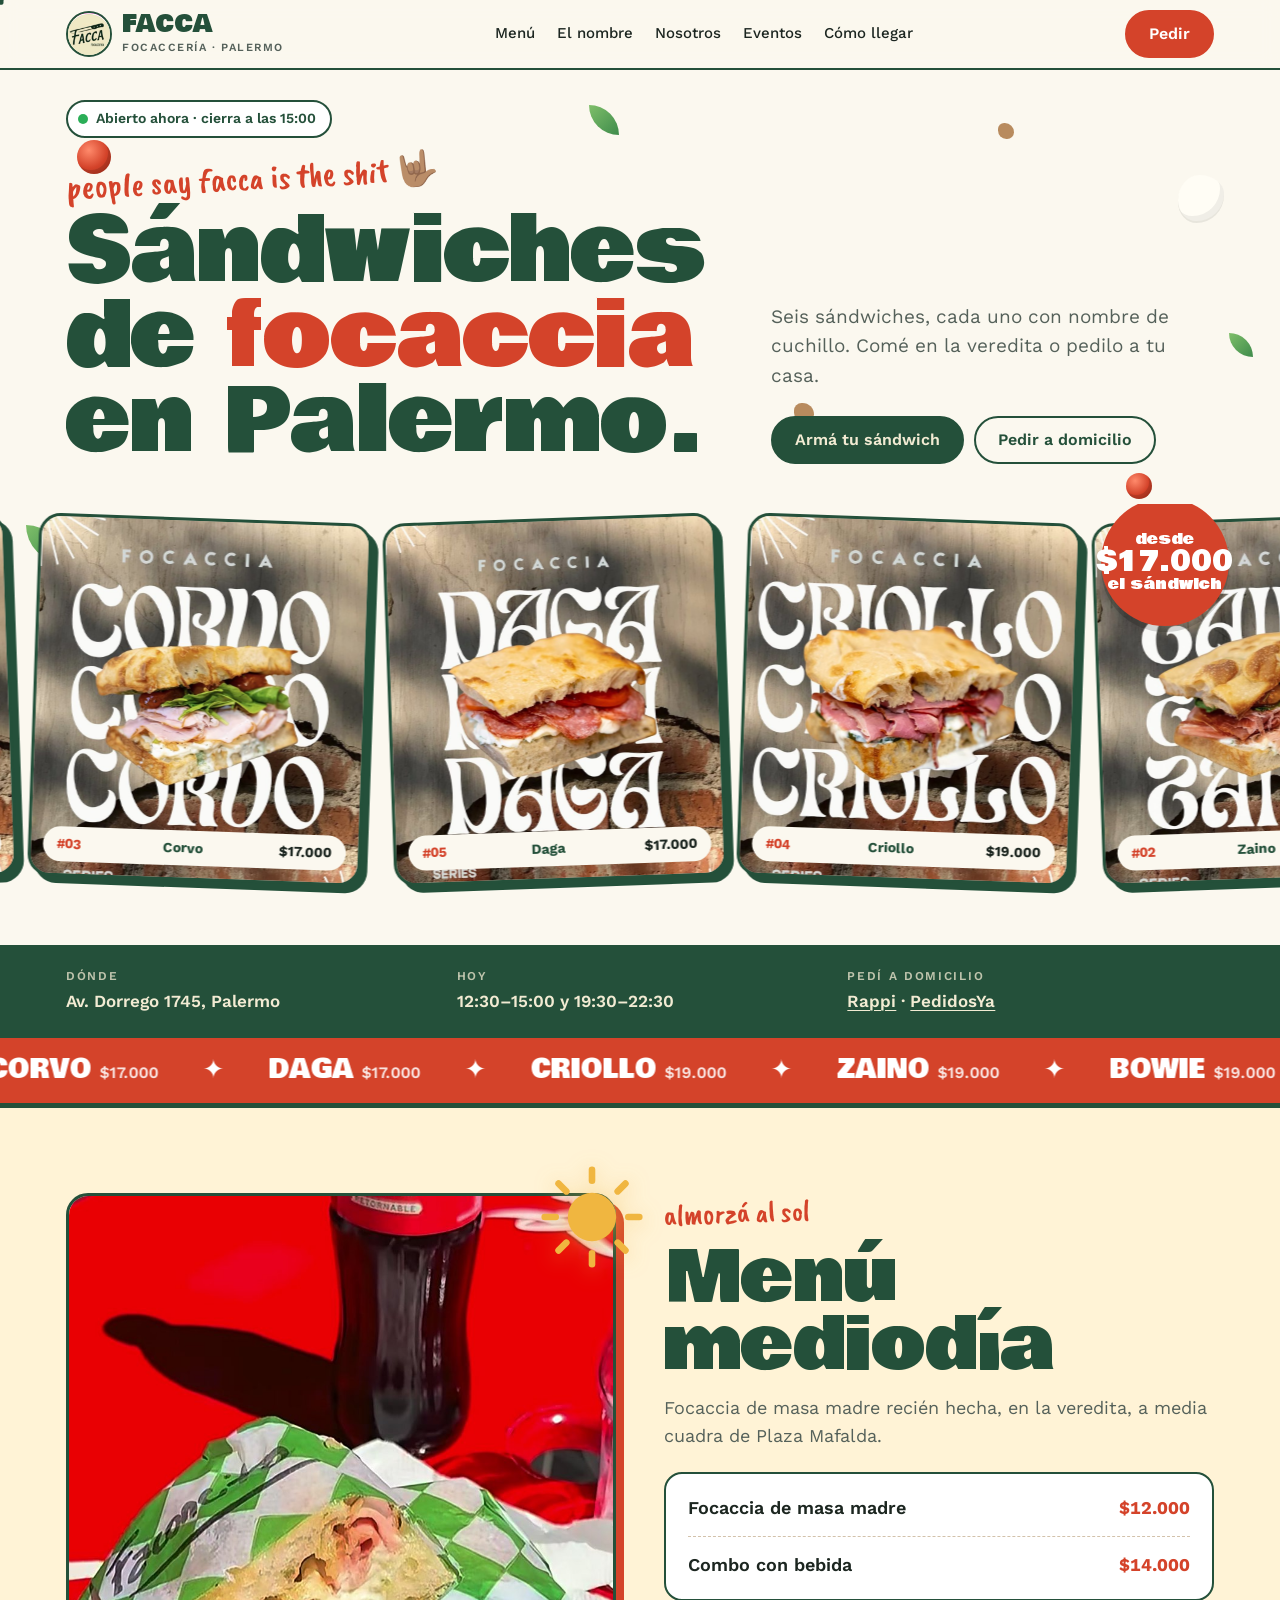
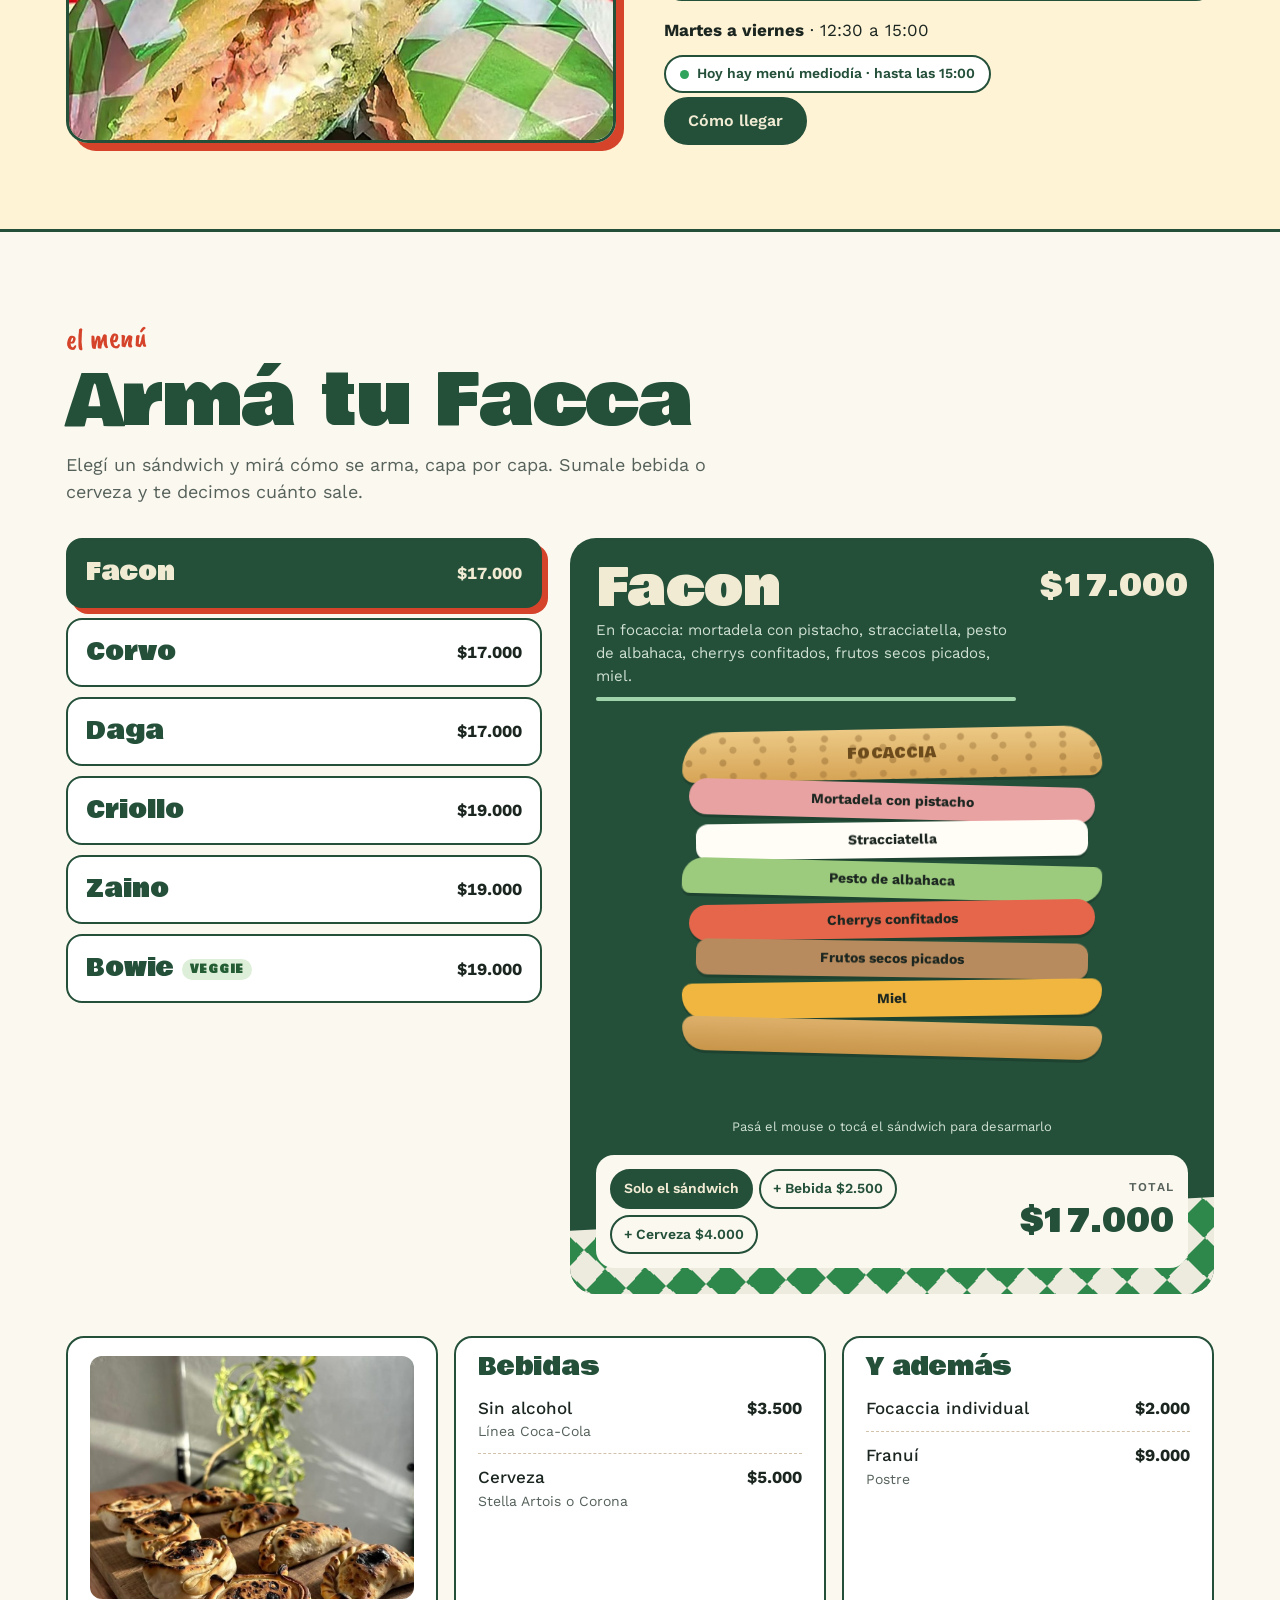
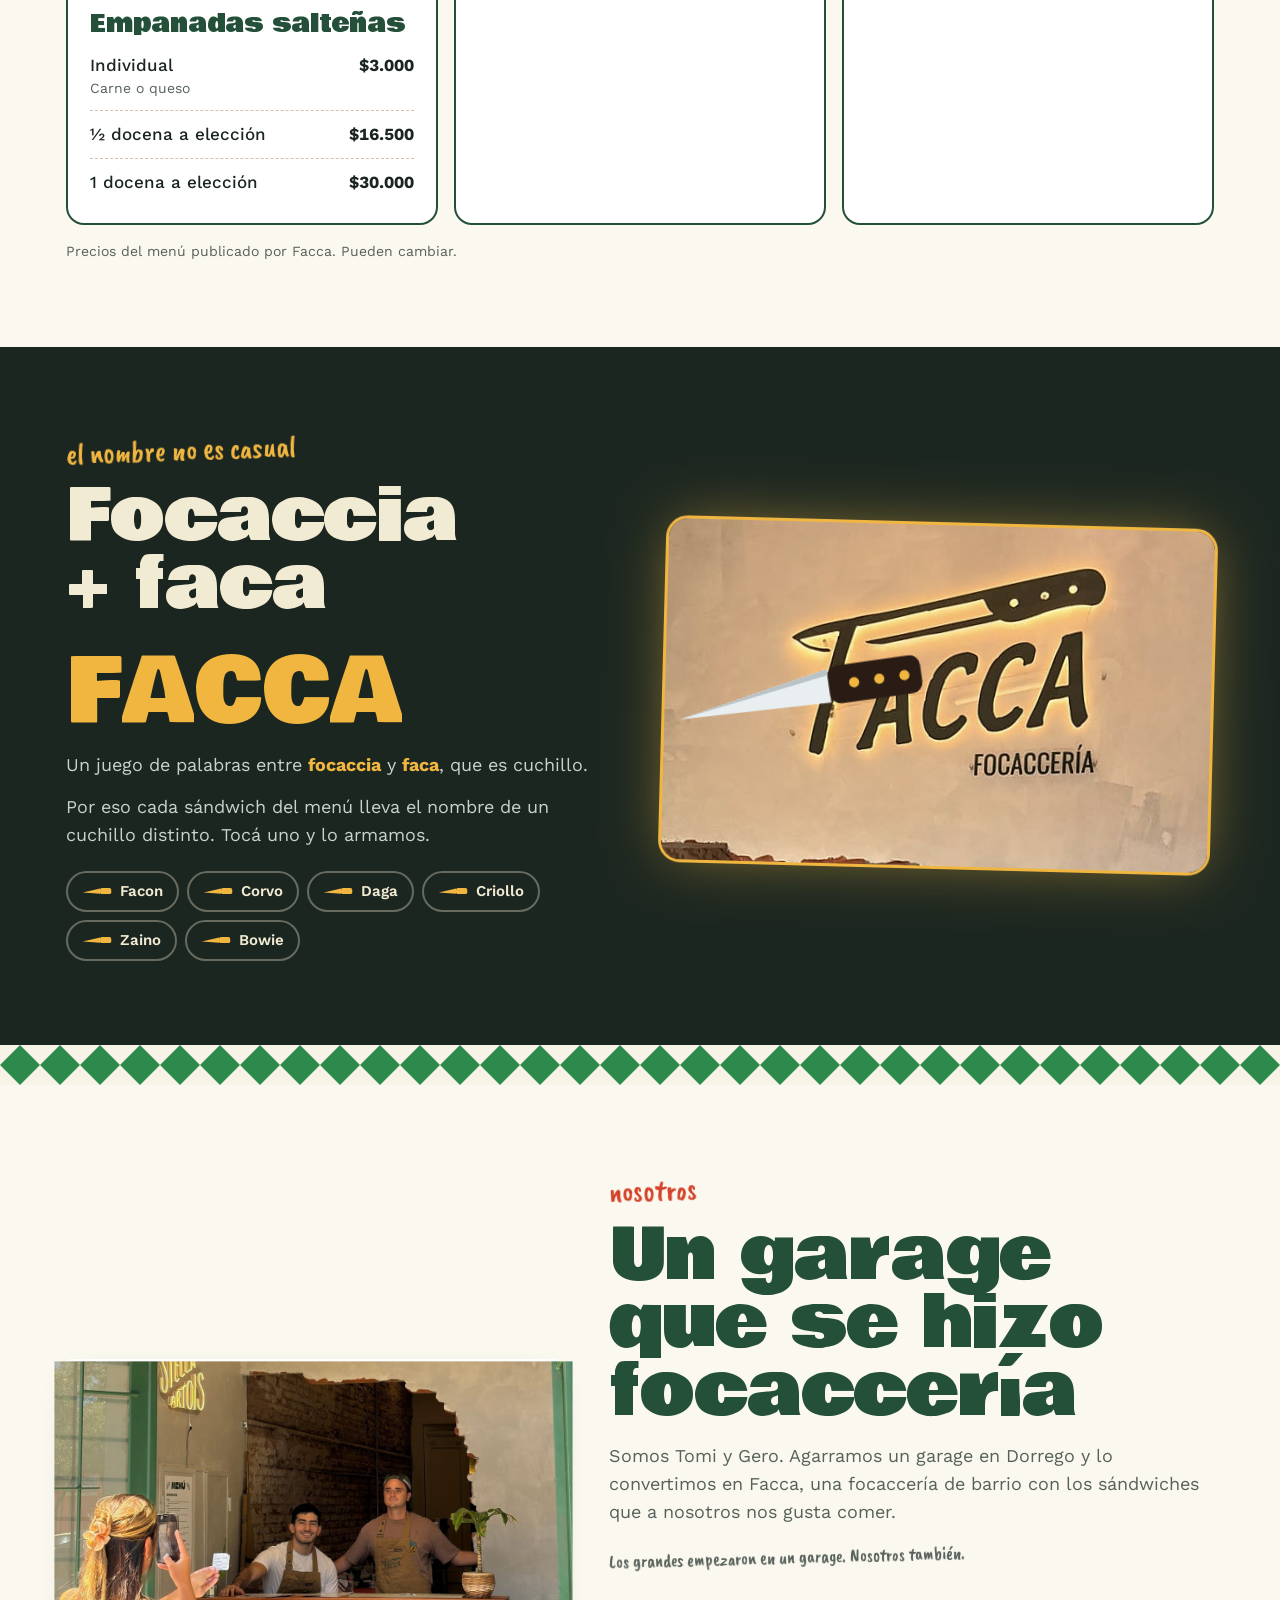
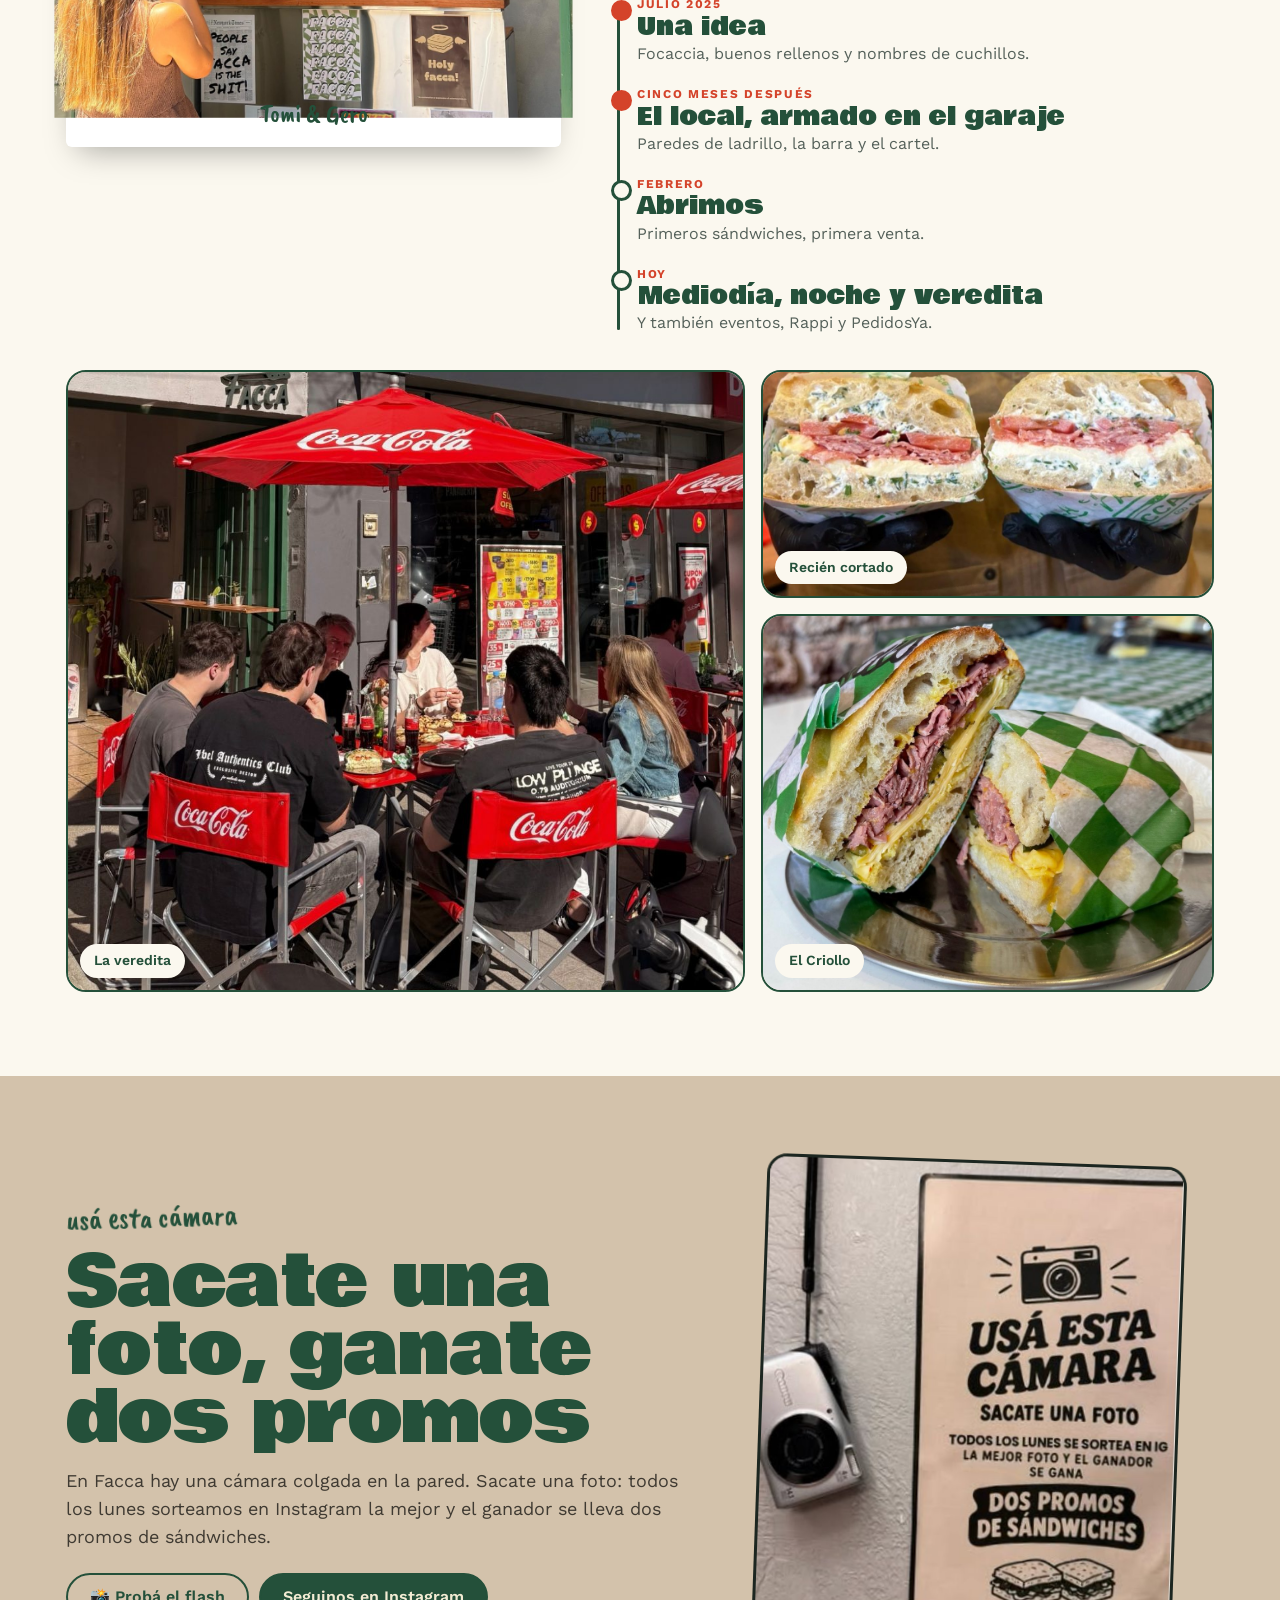
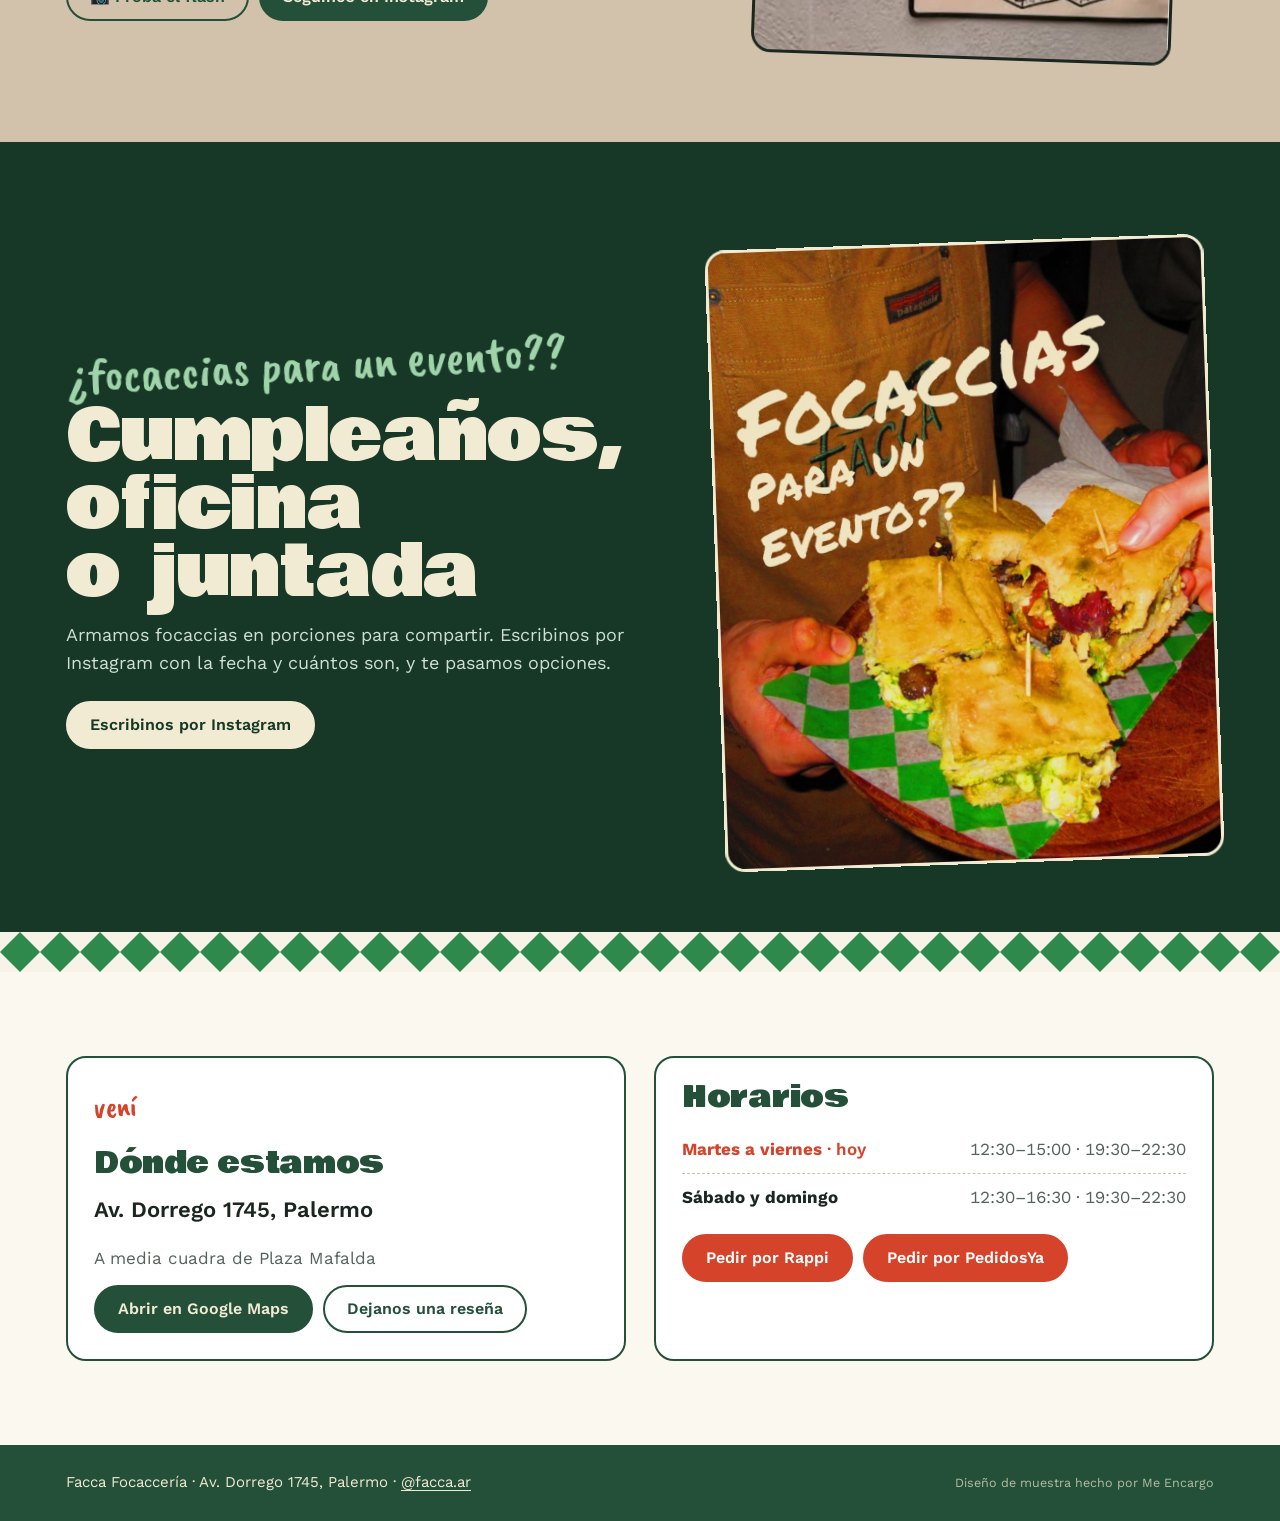
<file: facca/index.html>
<!doctype html>
<html lang="es">
<head>
<meta charset="utf-8">
<meta name="viewport" content="width=device-width, initial-scale=1, viewport-fit=cover">
<title>Facca Focaccería</title>
<meta name="description" content="Sándwiches de focaccia en Palermo. Av. Dorrego 1745. Pedí por Rappi o PedidosYa.">
<link rel="preconnect" href="https://fonts.googleapis.com">
<link rel="preconnect" href="https://fonts.gstatic.com" crossorigin>
<link rel="stylesheet" href="https://fonts.googleapis.com/css2?family=Bowlby+One&family=Caveat+Brush&family=Work+Sans:wght@400;500;600;700&display=swap">
<style>
/* Idea: papel de fiambrería a cuadros verdes y un sándwich que se arma en vivo, capa por capa. */
:root{
  --paper:#FBF8EF;
  --cream:#F2EBD3;
  --green:#24503A;
  --green-deep:#173826;
  --check:#2E8A4C;
  --kraft:#D3C2AB;
  --tomato:#D4432A;
  --ink:#1C2620;
  --muted:#55615A;
  --f-display:"Bowlby One", "Arial Black", Impact, sans-serif;
  --f-hand:"Caveat Brush", "Comic Sans MS", cursive;
  --f-text:"Work Sans", "Helvetica Neue", Arial, sans-serif;
  --gx:max(16px, env(safe-area-inset-left, 0px));
  --gxr:max(16px, env(safe-area-inset-right, 0px));
  color-scheme:light;
}
*{box-sizing:border-box}
html{scroll-behavior:smooth}
body{margin:0;background:var(--paper);color:var(--ink);font-family:var(--f-text);font-size:17px;line-height:1.55;overflow-x:hidden;-webkit-font-smoothing:antialiased}
img{max-width:100%;display:block}
a{color:inherit}
:focus-visible{outline:3px solid var(--tomato);outline-offset:3px;border-radius:6px}
h1,h2,h3{margin:0;font-family:var(--f-display);font-weight:400;line-height:.95;letter-spacing:-.01em;text-wrap:balance}
p{margin:0}
.wrap{max-width:1180px;margin:0 auto;padding-left:var(--gx);padding-right:var(--gxr)}
.hand{font-family:var(--f-hand);font-weight:400}
.btn{display:inline-flex;align-items:center;justify-content:center;gap:8px;min-height:48px;padding:0 22px;border-radius:999px;border:2px solid var(--green);background:var(--green);color:var(--cream);font:600 16px/1 var(--f-text);text-decoration:none;cursor:pointer;transition:transform .15s ease, background-color .15s ease}
.btn:hover{transform:translateY(-2px) rotate(-1deg);background:var(--green-deep)}
.btn:active{transform:translateY(1px)}
.btn.ghost{background:transparent;color:var(--green)}
.btn.ghost:hover{background:var(--cream)}
.btn.red{background:var(--tomato);border-color:var(--tomato);color:#fff}
.btn.red:hover{background:#B8361F}

/* cabecera */
header.top{position:sticky;top:env(safe-area-inset-top,0px);z-index:20;background:rgba(251,248,239,.94);backdrop-filter:blur(8px);border-bottom:2px solid var(--green)}
body::before{content:"";position:fixed;inset:0 0 auto;height:env(safe-area-inset-top,0px);z-index:30;background:var(--paper)}
.top .wrap{display:flex;align-items:center;justify-content:space-between;gap:16px;padding-block:10px}
.brand{display:flex;align-items:center;gap:10px;text-decoration:none}
.brand img{width:46px;height:46px;border-radius:50%;border:2px solid var(--green);transition:transform .5s cubic-bezier(.3,1.6,.5,1)}
.brand:hover img{transform:rotate(-20deg)}
.brand b{font-family:var(--f-display);font-size:24px;font-weight:400;color:var(--green);line-height:1}
.brand small{display:block;font-size:11px;letter-spacing:.14em;text-transform:uppercase;color:var(--muted);font-weight:600}
.nav{display:flex;gap:22px;font-weight:500;font-size:15px}
.nav a{text-decoration:none;color:var(--ink);position:relative}
.nav a::after{content:"";position:absolute;left:0;right:0;bottom:-4px;height:2px;background:var(--tomato);transform:scaleX(0);transform-origin:left;transition:transform .2s ease}
.nav a:hover::after{transform:scaleX(1)}
@media (max-width:820px){.nav{display:none}}

/* estado abierto/cerrado */
.status{display:inline-flex;align-items:center;gap:8px;border-radius:999px;padding:6px 14px 6px 10px;font-weight:600;font-size:14px;background:#fff;border:2px solid var(--green);color:var(--green)}
.status i{width:10px;height:10px;border-radius:50%;background:#9AA59E}
.status.open i{background:#2BAE57;box-shadow:0 0 0 0 rgba(43,174,87,.6);animation:ping 1.6s ease-out infinite}
@keyframes ping{to{box-shadow:0 0 0 10px rgba(43,174,87,0)}}

/* portada */
.hero{padding-block:30px 40px;overflow-x:clip}
.hero-top{display:grid;grid-template-columns:1.2fr .8fr;gap:40px;align-items:end}
.hero-side .lead{margin-top:0!important}
.series{position:relative;margin-top:40px;overflow:hidden;padding-block:14px 24px}
.series-track{display:flex;gap:22px;width:max-content;padding-left:22px;will-change:transform}
.series:hover .series-track{animation-play-state:paused}
@keyframes roll{to{transform:translateX(-50%)}}
.poster{flex:none;position:relative;width:clamp(240px,26vw,340px);aspect-ratio:1170/1277;border-radius:22px;overflow:hidden;border:3px solid var(--green);box-shadow:7px 7px 0 var(--green);text-decoration:none;color:inherit;transform:rotate(var(--tilt,0deg));transition:transform .35s cubic-bezier(.3,1.5,.5,1), box-shadow .35s ease;background:#BDB1A0}
.poster:hover{transform:rotate(0deg) translateY(-8px) scale(1.03);box-shadow:10px 12px 0 var(--tomato)}
.poster img{width:100%;height:100%;object-fit:cover;display:block}
.poster .typo{position:absolute;inset:0;background:radial-gradient(120% 80% at 30% 20%,rgba(255,255,255,.35),transparent 60%),repeating-linear-gradient(0deg,rgba(0,0,0,.05) 0 2px,transparent 2px 22px),linear-gradient(160deg,#C9BEAE,#A39380);display:grid;place-content:center;text-align:center;overflow:hidden}
.poster .typo small{font-family:var(--f-text);font-weight:700;letter-spacing:.5em;color:#F7F3E6;font-size:14px;margin-bottom:6px}
.poster .typo b{display:block;font-family:var(--f-display);font-weight:400;color:#F7F3E6;font-size:clamp(54px,6vw,82px);line-height:.86;letter-spacing:-.02em}
.poster .typo b:nth-of-type(2){opacity:.55}
.poster .typo .pic{position:absolute;left:50%;top:50%;width:62%;aspect-ratio:1/1;transform:translate(-50%,-46%) rotate(-6deg);border-radius:18px;overflow:hidden;border:4px solid #F7F3E6;box-shadow:0 14px 30px -10px rgba(0,0,0,.5)}
.poster .typo .pic img{width:100%;height:100%;object-fit:cover}
.poster .tagp{position:absolute;left:12px;right:12px;bottom:12px;display:flex;justify-content:space-between;align-items:center;gap:8px;background:var(--paper);border-radius:999px;padding:7px 14px;font-weight:700;font-size:14px;color:var(--green)}
.poster .tagp i{font-style:normal;color:var(--tomato);margin-right:6px;font-variant-numeric:tabular-nums}
.poster .tagp em{font-style:normal;color:var(--ink)}
.hero .sticker{left:auto;right:max(16px,4vw);top:-6px;bottom:auto;z-index:3}
.hero-top>div:first-child{container-type:inline-size;min-width:0}
.hero h1{font-size:clamp(40px,7.4vw,104px);color:var(--green)}
@supports (font-size:1cqi){.hero h1{font-size:min(104px,13.4cqi)}}
.hero h1 .word{display:inline-block;white-space:nowrap;animation:drop .7s cubic-bezier(.3,1.5,.5,1) both}
.hero h1 .word:nth-child(2){animation-delay:.08s}.hero h1 .word:nth-child(3){animation-delay:.16s}.hero h1 .word:nth-child(4){animation-delay:.24s}.hero h1 .word:nth-child(5){animation-delay:.32s}
@keyframes drop{from{transform:translateY(-26px) rotate(-4deg)}to{transform:none}}
.hero h1 em{font-style:normal;color:var(--tomato)}
.hero .tag{font-size:clamp(26px,3vw,34px);color:var(--tomato);transform:rotate(-3deg);display:inline-block;margin:14px 0 6px}
.hero p.lead{font-size:19px;color:var(--muted);margin-top:18px;max-width:30em}
.hero .ctas{display:flex;gap:10px;flex-wrap:wrap;margin-top:26px}
.sticker{position:absolute;left:-10px;bottom:-6px;z-index:6;background:var(--tomato);color:#fff;border-radius:50%;width:128px;height:128px;display:grid;place-content:center;text-align:center;font-family:var(--f-display);font-size:15px;line-height:1.05;box-shadow:0 6px 0 rgba(0,0,0,.15);animation:spin 14s linear infinite}
.sticker span{font-size:28px}
@keyframes spin{from{transform:rotate(-12deg)}50%{transform:rotate(8deg) scale(1.04)}to{transform:rotate(-12deg)}}
@media (max-width:860px){.hero-top{grid-template-columns:1fr;gap:20px}.sticker{width:104px;height:104px;font-size:12px}.sticker span{font-size:22px}}

.gallery img,.polaroid img,.sign img{scale:1.1}
/* barra de avance */
.progress{position:fixed;left:0;right:0;top:env(safe-area-inset-top,0px);height:4px;z-index:40;pointer-events:none}
.progress i{position:absolute;left:0;top:0;bottom:0;width:100%;background:var(--tomato);transform-origin:left;transform:scaleX(var(--p,0))}
.progress svg{position:absolute;top:-6px;left:calc(var(--p,0) * 100%);width:42px;height:16px;transform:translateX(-90%)}
/* ingredientes que flotan */
.hero{position:relative}
.floaters{position:absolute;inset:0;pointer-events:none;z-index:0}
.hero .wrap,.hero .series{position:relative;z-index:1}
.fl{position:absolute;left:var(--x);top:var(--y);width:var(--s);height:var(--s);translate:calc(var(--mx,0) * var(--depth) * 1px) calc(var(--my,0) * var(--depth) * 1px);transition:translate .4s ease-out}
.fl i{display:block;width:100%;height:100%;animation:drift var(--t,7s) ease-in-out infinite alternate}
.fl.cherry i{border-radius:50%;background:radial-gradient(circle at 35% 30%,#FF8A6B,#D4432A 55%,#9E2A16);box-shadow:inset -3px -4px 0 rgba(0,0,0,.12)}
.fl.leaf i{border-radius:0 100% 0 100%;background:linear-gradient(135deg,#7FBF6A,#3E8B4B)}
.fl.cream i{border-radius:46% 54% 60% 40% / 55% 40% 60% 45%;background:#FFFDF5;box-shadow:inset -4px -5px 0 rgba(0,0,0,.06),0 2px 0 rgba(0,0,0,.08)}
.fl.nut i{border-radius:40% 60% 45% 55%;background:#B88B5E}
.fl.honey i{border-radius:50% 50% 50% 0;background:#F0B640;transform:rotate(45deg)}
@keyframes drift{from{transform:translateY(-10px) rotate(-12deg)}to{transform:translateY(12px) rotate(14deg)}}
/* letras que saltan */
.hero h1 .ch{display:inline-block;transition:transform .25s cubic-bezier(.3,1.8,.5,1), color .2s ease}
.hero h1 .ch:hover{transform:translateY(-14px) rotate(-6deg);color:var(--tomato)}
.btn{transition:transform .15s ease, background-color .15s ease, translate .25s cubic-bezier(.3,1.5,.5,1)}
/* datos */
.facts{background:var(--green);color:var(--cream)}
.facts .wrap{display:grid;grid-template-columns:repeat(3,1fr);gap:24px;padding-block:22px}
.facts div{display:grid;gap:2px;min-width:0}
.facts small{font-size:12px;letter-spacing:.14em;text-transform:uppercase;opacity:.75;font-weight:600}
.facts b{font-weight:600;font-size:17px}
.facts a{text-decoration-thickness:1px;text-underline-offset:3px}
@media (max-width:760px){.facts .wrap{grid-template-columns:1fr;gap:14px}}

/* cinta que pasa */
.ticker{background:var(--tomato);color:#fff;overflow:hidden;border-block:2px solid var(--green)}
.ticker .row{display:flex;width:max-content;will-change:transform}
.ticker:hover .row{animation-play-state:paused}
.ticker span{font-family:var(--f-display);font-size:26px;padding:12px 22px;white-space:nowrap}
.ticker span b{font-family:var(--f-text);font-weight:600;font-size:16px;opacity:.85;margin-left:8px}
@keyframes slide{to{transform:translateX(-50%)}}

/* papel a cuadros que se mueve */
.checker{height:40px;background:#F7F3E6 url("data:image/svg+xml,%3Csvg xmlns='http://www.w3.org/2000/svg' width='40' height='40'%3E%3Cpath d='M20 0L40 20L20 40L0 20Z' fill='%232E8A4C'/%3E%3C/svg%3E") 0 0/40px 40px repeat-x;animation:paper 6s linear infinite}
@keyframes paper{to{background-position:80px 0}}

/* secciones */
section.block{padding-block:84px}
.kicker{font-size:30px;color:var(--tomato);display:block;margin-bottom:6px;transform:rotate(-2deg);transform-origin:left}
.block h2{font-size:clamp(40px,5.6vw,72px);color:var(--green)}
.block .intro{font-size:18px;color:var(--muted);margin-top:14px;max-width:36em}
.reveal.in{animation:rise .8s cubic-bezier(.2,.8,.2,1) both}
@keyframes rise{from{transform:translateY(28px)}to{transform:none}}

/* armador de sándwich */
.builder{margin-top:32px;display:grid;grid-template-columns:.85fr 1.15fr;gap:28px;align-items:stretch}
.picker{display:grid;gap:10px;align-content:start}
.pick{all:unset;box-sizing:border-box;cursor:pointer;display:flex;justify-content:space-between;align-items:center;gap:12px;background:#fff;border:2px solid var(--green);border-radius:16px;padding:14px 18px;transition:transform .15s ease, background-color .2s ease, color .2s ease, box-shadow .2s ease}
.pick b{font-family:var(--f-display);font-weight:400;font-size:24px;color:var(--green)}
.pick span{font-weight:700;font-variant-numeric:tabular-nums}
.pick small{font-size:11px;font-weight:700;letter-spacing:.08em;text-transform:uppercase;background:#DDEFD9;color:#245C33;border-radius:999px;padding:2px 8px;margin-left:8px;vertical-align:middle}
.pick:hover{transform:translateX(4px)}
.pick[aria-pressed="true"]{background:var(--green);box-shadow:6px 6px 0 var(--tomato)}
.pick[aria-pressed="true"] b,.pick[aria-pressed="true"] span{color:var(--cream)}
.pick:focus-visible{outline:3px solid var(--tomato);outline-offset:3px}
.stage{background:var(--green);color:var(--cream);border-radius:26px;padding:26px;display:grid;grid-template-rows:auto 1fr auto;gap:18px;position:relative;overflow:hidden;min-height:560px}
.stage::before{content:"";position:absolute;inset:auto -10% -40px;height:120px;background:url("data:image/svg+xml,%3Csvg xmlns='http://www.w3.org/2000/svg' width='40' height='40'%3E%3Crect width='40' height='40' fill='%23F7F3E6'/%3E%3Cpath d='M20 0L40 20L20 40L0 20Z' fill='%232E8A4C'/%3E%3C/svg%3E") 0 0/40px 40px;transform:rotate(-3deg);opacity:.95}
.stage .head{display:flex;justify-content:space-between;align-items:flex-start;gap:12px;position:relative}
.stage h3{font-size:clamp(38px,4vw,54px);color:var(--cream)}
.stage .head p{color:#CFE0D3;font-size:15px;margin-top:6px;max-width:28em}
.stage .price{font-family:var(--f-display);font-size:30px;white-space:nowrap}
.stack{position:relative;display:flex;flex-direction:column;align-items:center;justify-content:center;gap:4px;padding-block:10px 50px;z-index:1}
.stack{transition:gap .45s cubic-bezier(.3,1.6,.5,1);cursor:pointer}
.stack.open{gap:18px}
.layer{width:min(100%,420px);border-radius:12px;padding:7px 14px;font-weight:700;font-size:14px;text-align:center;color:var(--ink);box-shadow:0 3px 0 rgba(0,0,0,.18);animation:fall .6s cubic-bezier(.3,1.5,.5,1) var(--d,0s) both, bob 2.6s ease-in-out calc(var(--d,0s) + .65s) infinite;will-change:transform}
.layer.leaf{border-radius:22px 8px 22px 8px}
.layer.slice{border-radius:30px}
.layer.drip{border-radius:10px 10px 24px 24px}
.layer.bread{height:50px;border-radius:44px 44px 14px 14px;background:radial-gradient(circle at 20% 40%,rgba(120,80,30,.35) 0 3px,transparent 4px) 0 0/34px 22px,radial-gradient(circle at 70% 70%,rgba(120,80,30,.3) 0 3px,transparent 4px) 0 0/30px 26px,linear-gradient(#ECC985,#D6A456);display:grid;place-items:center;font-family:var(--f-display);font-weight:400;color:#6B4A1C;letter-spacing:.06em}
.layer.bread.bottom{height:34px;border-radius:12px 12px 26px 26px;background:linear-gradient(#DDB06A,#C8954A)}
.layer.out{animation:out .5s cubic-bezier(.5,0,.8,.4) var(--d,0s) forwards}
@keyframes fall{from{transform:translateY(-160px) rotate(var(--r,0deg));opacity:0}to{transform:rotate(var(--r2,0deg));opacity:1}}
@keyframes bob{0%,100%{transform:translateY(0) rotate(var(--r2,0deg))}50%{transform:translateY(-5px) rotate(calc(var(--r2,0deg) * -1))}}
@keyframes out{to{transform:translateX(140%) rotate(28deg);opacity:0}}
.timer{position:relative;height:4px;border-radius:4px;background:rgba(242,235,211,.18);overflow:hidden;margin-top:8px}
.timer i{position:absolute;inset:0;background:#9FD3A9;transform-origin:left;transform:scaleX(0)}
.timer.run i{animation:fill var(--t,7s) linear forwards}
@keyframes fill{to{transform:scaleX(1)}}
.stage .tip{position:relative;z-index:2;font-size:13px;color:#CFE0D3;text-align:center;margin-top:-6px}
.stage .foot{position:relative;z-index:2;background:var(--paper);color:var(--ink);border-radius:18px;padding:14px;display:grid;grid-template-columns:1fr auto;gap:12px;align-items:center}
.seg{display:flex;flex-wrap:wrap;gap:6px}
.seg button{all:unset;cursor:pointer;border:2px solid var(--green);border-radius:999px;padding:7px 12px;font-weight:600;font-size:14px;color:var(--green)}
.seg button[aria-pressed="true"]{background:var(--green);color:var(--cream)}
.seg button:focus-visible{outline:3px solid var(--tomato);outline-offset:2px}
.tot{text-align:right}
.tot small{display:block;font-size:12px;letter-spacing:.1em;text-transform:uppercase;color:var(--muted);font-weight:600}
.tot b{font-family:var(--f-display);font-weight:400;font-size:32px;font-variant-numeric:tabular-nums;color:var(--green)}
@media (max-width:900px){
  .builder{grid-template-columns:1fr}
  .picker{display:flex;overflow-x:auto;gap:8px;padding-bottom:6px;scroll-snap-type:x mandatory}
  .pick{flex:none;scroll-snap-align:start;padding:10px 14px}
  .pick b{font-size:20px}
  .stage{min-height:0;padding:20px}
  .stage .foot{grid-template-columns:1fr}
  .tot{text-align:left}
}

/* resto del menú */
.more-menu{margin-top:42px;display:grid;grid-template-columns:repeat(3,1fr);gap:16px}
@media (max-width:900px){.more-menu{grid-template-columns:1fr}}
.list{background:#fff;border:2px solid var(--green);border-radius:18px;padding:18px 22px;transition:transform .2s ease, box-shadow .2s ease}
.list:hover{transform:translate(-3px,-3px);box-shadow:6px 6px 0 var(--green)}
.lunch{background:#FFF3D6;border-top:3px solid var(--green);border-bottom:3px solid var(--green);overflow:hidden}
.lunch-grid{display:grid;grid-template-columns:1fr 1fr;gap:48px;align-items:center}
.lunch-pic{position:relative;margin:0;border:3px solid var(--green);border-radius:22px;box-shadow:8px 8px 0 var(--tomato);transform:rotate(-2deg)}
.lunch-pic img{width:100%;aspect-ratio:1/1;object-fit:cover;border-radius:19px;display:block}
.lunch-pic .sun{position:absolute;right:-34px;top:-34px;width:110px;height:110px;animation:sunspin 14s linear infinite;filter:drop-shadow(0 4px 10px rgba(240,182,64,.6))}
@keyframes sunspin{to{transform:rotate(360deg)}}
.lunch-copy h2{color:var(--green)}
.lunch-rows{margin-top:22px;background:#fff;border:2px solid var(--green);border-radius:18px;padding:6px 22px}
.lunch-rows div{display:flex;justify-content:space-between;gap:12px;padding:14px 0;border-bottom:1px dashed var(--kraft);font-weight:600;font-size:18px}
.lunch-rows div:last-child{border:0}
.lunch-rows b{font-variant-numeric:tabular-nums;color:var(--tomato);white-space:nowrap}
.lunch-when{margin-top:16px;font-size:17px}
.lunch-live{display:inline-flex;align-items:center;gap:8px;margin:12px 0 4px;padding:6px 14px;border-radius:999px;border:2px solid var(--green);font-weight:600;font-size:14px;color:var(--green);background:#fff}
.lunch-live i{width:9px;height:9px;border-radius:50%;background:#9aa39c}
.lunch-live.on i{background:#2FA35B;box-shadow:0 0 0 0 rgba(47,163,91,.6);animation:pulse 1.6s infinite}
@keyframes pulse{70%{box-shadow:0 0 0 9px rgba(47,163,91,0)}100%{box-shadow:0 0 0 0 rgba(47,163,91,0)}}
@media (max-width:860px){.lunch-grid{grid-template-columns:1fr;gap:36px}.lunch-pic .sun{right:-12px;top:-30px;width:86px;height:86px}}
@media (prefers-reduced-motion:reduce){.lunch-pic .sun,.lunch-live.on i{animation:none}}
.list-pic{width:100%;aspect-ratio:4/3;object-fit:cover;border-radius:12px;margin-bottom:14px;display:block}
.list h3{font-size:24px;color:var(--green);margin-bottom:6px}
.list div{display:flex;justify-content:space-between;gap:12px;padding:10px 0;border-bottom:1px dashed var(--kraft);font-weight:500}
.list div:last-child{border:0}
.list b{font-variant-numeric:tabular-nums;white-space:nowrap}
.list small{display:block;color:var(--muted);font-weight:400;font-size:14px}
.note{margin-top:16px;font-size:14px;color:var(--muted)}

/* el nombre */
.name{background:var(--ink);color:var(--cream);overflow:hidden}
.name .wrap{display:grid;grid-template-columns:1fr 1fr;gap:44px;align-items:center}
.name h2{color:var(--cream)}
.name .kicker{color:#F0B640}
.name p{color:#C9D3CC;font-size:18px;margin-top:14px;max-width:32em}
.word-play{margin-top:28px;font-family:var(--f-display);font-size:clamp(44px,7vw,92px);line-height:1;display:flex;flex-wrap:nowrap;position:relative;color:var(--cream);user-select:none;cursor:pointer}
.word-play span{display:inline-block;transition:opacity .5s ease, transform .7s cubic-bezier(.3,1.4,.5,1), max-width .7s ease, color .4s ease;max-width:1.2em;overflow:hidden}
.word-play.cut span.x{opacity:0;max-width:0;transform:translateY(30px) rotate(20deg)}
.word-play.cut span.k{color:#F0B640}
.word-play .knife{position:absolute;left:-30%;top:50%;width:46%;transform:translateY(-50%) rotate(-8deg);opacity:0;pointer-events:none;z-index:2}
.word-play.slice .knife{animation:slash .9s cubic-bezier(.6,0,.3,1) forwards}
@keyframes slash{0%{left:-40%;opacity:1}100%{left:110%;opacity:1}}
.eq{margin-top:14px;font-size:16px;color:#C9D3CC}
.eq b{color:#F0B640}
.knives{display:flex;flex-wrap:wrap;gap:8px;margin-top:22px}
.knives button{all:unset;cursor:pointer;display:inline-flex;align-items:center;gap:8px;border:2px solid rgba(242,235,211,.35);border-radius:999px;padding:7px 14px;font-weight:600;font-size:15px;transition:background-color .2s ease,border-color .2s ease,transform .15s ease}
.knives button:hover{transform:translateY(-2px);border-color:#F0B640}
.knives button:focus-visible{outline:3px solid var(--tomato);outline-offset:2px}
.knives svg{width:30px;height:10px;fill:#F0B640}
.sign{border-radius:22px;overflow:hidden;border:3px solid #F0B640;box-shadow:0 0 60px -10px rgba(240,182,64,.55);transform:rotate(1.5deg);animation:glow 3.2s ease-in-out infinite;margin:0}
@keyframes glow{50%{box-shadow:0 0 90px -6px rgba(240,182,64,.8)}}
@media (max-width:860px){.name .wrap{grid-template-columns:1fr}}
/* línea de tiempo */
.quote{font-family:var(--f-hand);font-size:clamp(28px,3.2vw,38px);color:var(--tomato);margin-top:18px;transform:rotate(-1.5deg)}
.timeline{list-style:none;margin:26px 0 0;padding:0 0 0 28px;position:relative;display:grid;gap:18px}
.timeline::before{content:"";position:absolute;left:8px;top:6px;bottom:6px;width:3px;border-radius:3px;background:var(--kraft)}
.timeline::after{content:"";position:absolute;left:8px;top:6px;width:3px;border-radius:3px;background:var(--green);height:calc(var(--prog,0) * (100% - 12px));transition:height 1.6s cubic-bezier(.3,.8,.3,1)}
.timeline li{position:relative}
.timeline li::before{content:"";position:absolute;left:-26px;top:5px;width:15px;height:15px;border-radius:50%;background:var(--paper);border:3px solid var(--green);z-index:1;transition:background-color .3s ease, border-color .3s ease}
.timeline li.on::before{background:var(--tomato);border-color:var(--tomato)}
.timeline small{display:block;font-size:12px;letter-spacing:.14em;text-transform:uppercase;font-weight:700;color:var(--tomato)}
.timeline b{font-family:var(--f-display);font-weight:400;font-size:24px;color:var(--green);line-height:1.1}
.timeline span{display:block;color:var(--muted);font-size:16px}
/* historia */
.story .story-grid{display:grid;grid-template-columns:.9fr 1.1fr;gap:48px;align-items:center}
.polaroid{background:#fff;padding:12px 12px 52px;border-radius:6px;box-shadow:0 14px 30px -12px rgba(0,0,0,.35);transform:rotate(-2.5deg);position:relative;transition:transform .5s cubic-bezier(.3,1.5,.5,1);margin:0}
.polaroid:hover{transform:rotate(1.5deg) scale(1.02)}
.polaroid img{width:100%;aspect-ratio:1200/825;object-fit:cover}
.polaroid figcaption{position:absolute;left:0;right:0;bottom:12px;text-align:center;font-family:var(--f-hand);font-size:26px;color:var(--green)}
.story p{font-size:18px;color:var(--muted);margin-top:16px}
.gallery-wrap{margin-top:8px}
@media (max-width:860px){.story .story-grid{grid-template-columns:1fr;gap:34px}}
.gallery{display:grid;grid-template-columns:1.2fr .8fr;grid-template-rows:auto auto;gap:16px;margin-top:34px}
.gallery figure{margin:0;position:relative;border-radius:20px;overflow:hidden;border:2px solid var(--green);background:var(--cream)}
.gallery img{width:100%;height:100%;object-fit:cover;transition:transform .8s ease}
.gallery figure:hover img{transform:scale(1.06)}
.gallery figcaption{position:absolute;left:12px;bottom:12px;background:var(--paper);color:var(--green);border-radius:999px;padding:6px 14px;font-weight:600;font-size:14px}
.gallery .a{grid-row:1/3}
.gallery .b{aspect-ratio:1200/604}
.gallery .c{aspect-ratio:1200/1000}
@media (max-width:760px){.gallery{grid-template-columns:1fr}.gallery .a{grid-row:auto;aspect-ratio:1173/1036}}

/* cámara */
.camera{background:var(--kraft)}
.camera .wrap{display:grid;grid-template-columns:1fr .8fr;gap:44px;align-items:center}
.camera .shot{border-radius:20px;overflow:hidden;transform:rotate(2deg);border:3px solid var(--ink);max-width:420px;justify-self:center;position:relative}
.camera .shot::after{content:"";position:absolute;inset:0;background:#fff;opacity:0;pointer-events:none}
.camera .shot.flash::after{animation:flash .6s ease-out}
@keyframes flash{0%{opacity:.95}100%{opacity:0}}
.camera p{font-size:18px;color:#3F3A32;margin-top:14px}
@media (max-width:820px){.camera .wrap{grid-template-columns:1fr}}

/* eventos */
.events{background:var(--green-deep);color:var(--cream);overflow:hidden}
.events .wrap{display:grid;grid-template-columns:1.1fr .9fr;gap:40px;align-items:center}
.events h2{color:var(--cream)}
.events .hand{font-size:clamp(34px,4vw,50px);color:#9FD3A9;transform:rotate(-3deg);display:inline-block}
.events p{color:#CFE0D3;font-size:18px;margin-top:14px;max-width:32em}
.events .ctas{display:flex;gap:10px;flex-wrap:wrap;margin-top:24px}
.events .btn{background:var(--cream);border-color:var(--cream);color:var(--green-deep)}
.events img{border-radius:20px;border:3px solid var(--cream);transform:rotate(-2deg);transition:transform .5s cubic-bezier(.3,1.5,.5,1)}
.events img:hover{transform:rotate(2deg) scale(1.03)}
@media (max-width:820px){.events .wrap{grid-template-columns:1fr}}

/* visitanos */
.visit .wrap{display:grid;grid-template-columns:1fr 1fr;gap:28px}
.storefront{grid-row:span 2;margin:0;position:relative;border:3px solid var(--green);border-radius:22px;overflow:hidden;box-shadow:8px 8px 0 var(--tomato);transform:rotate(-1.5deg)}
.storefront img{width:100%;height:100%;min-height:360px;object-fit:cover;display:block}
.storefront figcaption{position:absolute;left:14px;bottom:14px;background:var(--paper);color:var(--green);padding:6px 14px;border-radius:999px;font-size:22px}
@media (max-width:760px){.storefront{grid-row:auto;transform:none}.storefront img{max-height:460px}}
.card{background:#fff;border:2px solid var(--green);border-radius:20px;padding:26px;display:grid;gap:14px;align-content:start}
.card h3{font-size:30px;color:var(--green)}
.hours div{display:flex;justify-content:space-between;gap:14px;padding:10px 0;border-bottom:1px dashed var(--kraft);font-variant-numeric:tabular-nums}
.hours div:last-child{border:0}
.hours div.today{color:var(--tomato)}
.hours div.today b::after{content:" · hoy";font-weight:600}
.hours span{color:var(--muted)}
.addr-note{color:var(--muted);margin-top:4px}
.addr{font-size:22px;font-weight:600}
.card .btns{display:flex;gap:10px;flex-wrap:wrap}
@media (max-width:760px){.visit .wrap{grid-template-columns:1fr}}

footer{background:var(--green);color:var(--cream);font-size:15px}
footer .wrap{display:flex;justify-content:space-between;align-items:center;gap:16px;flex-wrap:wrap;padding-block:26px calc(26px + env(safe-area-inset-bottom,0px))}
footer a{text-underline-offset:3px}
footer small{opacity:.7}

.order-fab{display:none}
@media (max-width:820px){
  .order-fab{display:flex;position:fixed;right:max(16px, env(safe-area-inset-right,0px));bottom:calc(16px + env(safe-area-inset-bottom,0px));z-index:25;box-shadow:0 8px 20px -6px rgba(0,0,0,.45)}
}
@media (prefers-reduced-motion: reduce){
  html{scroll-behavior:auto}
  *,*::before,*::after{transition:none!important;animation:none!important}
}
</style>
</head>
<body>


<div class="progress" aria-hidden="true"><i></i><svg viewBox="0 0 120 30"><path d="M2 20 L74 6 L74 22 Z" fill="#C9D1D4"/><rect x="74" y="5" width="44" height="18" rx="5" fill="#24503A"/><circle cx="88" cy="14" r="2.4" fill="#F0B640"/><circle cx="102" cy="14" r="2.4" fill="#F0B640"/></svg></div>
<header class="top">
  <div class="wrap">
    <a class="brand" href="#inicio" aria-label="Facca, inicio">
      <img src="img/logo.jpg" alt="Logo de Facca Focaccería">
      <span><b>FACCA</b><small>Focaccería · Palermo</small></span>
    </a>
    <nav class="nav" aria-label="Secciones">
      <a href="#menu">Menú</a><a href="#nombre">El nombre</a><a href="#nosotros">Nosotros</a><a href="#eventos">Eventos</a><a href="#visitanos">Cómo llegar</a>
    </nav>
    <a class="btn red" href="#pedir">Pedir</a>
  </div>
</header>

<main id="inicio">
  <section class="hero">
    <div class="floaters" id="floaters" aria-hidden="true"></div>
    <div class="wrap hero-top">
      <div>
        <span class="status" id="status"><i></i><span>Av. Dorrego 1745</span></span>
        <br><span class="hand tag">people say facca is the shit 🤟🏽</span>
        <h1><span class="word">Sándwiches</span> <span class="word">de</span> <span class="word"><em>focaccia</em></span> <span class="word">en</span> <span class="word">Palermo.</span></h1>
      </div>
      <div class="hero-side">
        <p class="lead">Seis sándwiches, cada uno con nombre de cuchillo. Comé en la veredita o pedilo a tu casa.</p>
        <div class="ctas">
          <a class="btn" href="#menu">Armá tu sándwich</a>
          <a class="btn ghost" href="#pedir">Pedir a domicilio</a>
        </div>
      </div>
    </div>
    <div class="series" aria-label="Los sándwiches de Facca">
      <div class="series-track" id="series"></div>
      <div class="sticker">desde<br><span>$17.000</span>el sándwich</div>
    </div>
  </section>

  <div class="facts" id="pedir">
    <div class="wrap">
      <div><small>Dónde</small><b>Av. Dorrego 1745, Palermo</b></div>
      <div><small>Hoy</small><b id="today-hours">Martes a domingo, mediodía y noche</b></div>
      <div><small>Pedí a domicilio</small><b><a href="https://www.rappi.com.ar/restaurantes/delivery/101506-facca-focacceria" target="_blank" rel="noopener">Rappi</a> · <a href="https://www.pedidosya.com.ar/restaurantes/buenos-aires/facca-focacceria-ac6b5d0e-0644-4423-bdcc-30d981c4a063-menu" target="_blank" rel="noopener">PedidosYa</a></b></div>
    </div>
  </div>
  <div class="ticker" aria-hidden="true"><div class="row" id="ticker"></div></div>

  <section class="block lunch" id="mediodia">
    <div class="wrap lunch-grid">
      <figure class="lunch-pic reveal">
        <img src="mediodia-mesa.jpg" alt="Sándwich de focaccia envuelto en papel verde y blanco, al sol, junto a una Coca-Cola en una mesa roja" loading="lazy">
        <span class="sun" aria-hidden="true"><svg viewBox="0 0 100 100"><g fill="#F0B640"><circle cx="50" cy="50" r="22"/><g id="ray"><rect x="47" y="4" width="6" height="16" rx="3"/></g><use href="#ray" transform="rotate(45 50 50)"/><use href="#ray" transform="rotate(90 50 50)"/><use href="#ray" transform="rotate(135 50 50)"/><use href="#ray" transform="rotate(180 50 50)"/><use href="#ray" transform="rotate(225 50 50)"/><use href="#ray" transform="rotate(270 50 50)"/><use href="#ray" transform="rotate(315 50 50)"/></g></svg></span>
      </figure>
      <div class="lunch-copy reveal">
        <span class="hand kicker">almorzá al sol</span>
        <h2>Menú mediodía</h2>
        <p class="intro">Focaccia de masa madre recién hecha, en la veredita, a media cuadra de Plaza Mafalda.</p>
        <div class="lunch-rows">
          <div><span>Focaccia de masa madre</span><b>$12.000</b></div>
          <div><span>Combo con bebida</span><b>$14.000</b></div>
        </div>
        <p class="lunch-when"><b>Martes a viernes</b> · 12:30 a 15:00</p>
        <p class="lunch-live" id="lunch-live"><i></i><span>Martes a viernes al mediodía</span></p>
        <div class="btns"><a class="btn" href="#visitanos">Cómo llegar</a></div>
      </div>
    </div>
  </section>

  <section class="block" id="menu">
    <div class="wrap">
      <span class="hand kicker">el menú</span>
      <h2 class="reveal">Armá tu Facca</h2>
      <p class="intro">Elegí un sándwich y mirá cómo se arma, capa por capa. Sumale bebida o cerveza y te decimos cuánto sale.</p>

      <div class="builder">
        <div class="picker" id="picker" aria-label="Elegí un sándwich"></div>
        <div class="stage" aria-live="polite">
          <div class="head">
            <div><h3 id="sw-name">Facon</h3><p id="sw-desc"></p><div class="timer" id="timer"><i></i></div></div>
            <span class="price" id="sw-price">$17.000</span>
          </div>
          <div class="stack" id="stack" title="Tocalo para desarmarlo"></div>
          <p class="tip">Pasá el mouse o tocá el sándwich para desarmarlo</p>
          <div class="foot">
            <div class="seg" id="extras" role="group" aria-label="Acompañamiento">
              <button type="button" data-v="0" aria-pressed="true">Solo el sándwich</button>
              <button type="button" data-v="2500" aria-pressed="false">+ Bebida $2.500</button>
              <button type="button" data-v="4000" aria-pressed="false">+ Cerveza $4.000</button>
            </div>
            <div class="tot"><small>Total</small><b id="total">$17.000</b></div>
          </div>
        </div>
      </div>

      <div class="more-menu">
        <div class="list reveal"><img class="list-pic" src="empanadas.jpg" alt="Empanadas salteñas recién horneadas" loading="lazy"><h3>Empanadas salteñas</h3>
          <div><span>Individual<small>Carne o queso</small></span><b>$3.000</b></div>
          <div><span>½ docena a elección</span><b>$16.500</b></div>
          <div><span>1 docena a elección</span><b>$30.000</b></div>
        </div>
        <div class="list reveal"><h3>Bebidas</h3>
          <div><span>Sin alcohol<small>Línea Coca-Cola</small></span><b>$3.500</b></div>
          <div><span>Cerveza<small>Stella Artois o Corona</small></span><b>$5.000</b></div>
        </div>
        <div class="list reveal"><h3>Y además</h3>
          <div><span>Focaccia individual</span><b>$2.000</b></div>
          <div><span>Franuí<small>Postre</small></span><b>$9.000</b></div>
        </div>
      </div>
      <p class="note">Precios del menú publicado por Facca. Pueden cambiar.</p>
    </div>
  </section>

  <section class="block name" id="nombre">
    <div class="wrap">
      <div>
        <span class="hand kicker">el nombre no es casual</span>
        <h2 class="reveal">Focaccia + faca</h2>
        <div class="word-play" id="wordplay" aria-label="De focaccia sale Facca" role="img">
          <svg class="knife" viewBox="0 0 120 30" aria-hidden="true"><path d="M2 20 L74 6 L74 22 Z" fill="#E9EEF0"/><path d="M2 20 L74 6 L74 9 Z" fill="#B9C3C7"/><rect x="74" y="5" width="44" height="18" rx="5" fill="#2A1C14"/><circle cx="86" cy="14" r="2.4" fill="#F0B640"/><circle cx="98" cy="14" r="2.4" fill="#F0B640"/><circle cx="110" cy="14" r="2.4" fill="#F0B640"/></svg>
          <span class="k">F</span><span class="x">O</span><span class="x">C</span><span class="k">A</span><span class="k">C</span><span class="k">C</span><span class="x">I</span><span class="k">A</span>
        </div>
        <p class="eq">Un juego de palabras entre <b>focaccia</b> y <b>faca</b>, que es cuchillo.</p>
        <p>Por eso cada sándwich del menú lleva el nombre de un cuchillo distinto. Tocá uno y lo armamos.</p>
        <div class="knives" id="knives"></div>
      </div>
      <figure class="sign"><img src="cartel.jpg" alt="Cartel iluminado de FACCA Focaccería, con un cuchillo sobre las letras, en la pared del local"></figure>
    </div>
  </section>

  <div class="checker" aria-hidden="true"></div>

  <section class="block story" id="nosotros">
    <div class="wrap story-grid">
      <figure class="polaroid reveal"><img src="img/barra.jpg" alt="Tomi y Gero sonriendo detrás de la barra de Facca mientras una clienta les saca una foto"><figcaption>Tomi &amp; Gero</figcaption></figure>
      <div>
        <span class="hand kicker">nosotros</span>
        <h2 class="reveal">Un garage que se hizo focaccería</h2>
        <p>Somos Tomi y Gero. Agarramos un garage en Dorrego y lo convertimos en Facca, una focaccería de barrio con los sándwiches que a nosotros nos gusta comer.</p>
        <p class="quote">Los grandes empezaron en un garage. Nosotros también.</p>
        <ol class="timeline" id="timeline">
          <li><small>Julio 2025</small><b>Una idea</b><span>Focaccia, buenos rellenos y nombres de cuchillos.</span></li>
          <li><small>Cinco meses después</small><b>El local, armado en el garaje</b><span>Paredes de ladrillo, la barra y el cartel.</span></li>
          <li><small>Febrero</small><b>Abrimos</b><span>Primeros sándwiches, primera venta.</span></li>
          <li><small>Hoy</small><b>Mediodía, noche y veredita</b><span>Y también eventos, Rappi y PedidosYa.</span></li>
        </ol>
      </div>
    </div>
    <div class="wrap gallery-wrap">
      <div class="gallery">
        <figure class="a reveal"><img src="img/vereda2.jpg" alt="Mesas, sillas y sombrillas rojas en la vereda de Facca, con gente almorzando al sol"><figcaption>La veredita</figcaption></figure>
        <figure class="b reveal"><img src="img/pareja.jpg" alt="Dos mitades de un sándwich de focaccia con fiambre y queso crema"><figcaption>Recién cortado</figcaption></figure>
        <figure class="c reveal"><img src="img/criollo.jpg" alt="Sándwich Criollo envuelto en papel a cuadros verdes"><figcaption>El Criollo</figcaption></figure>
      </div>
    </div>
  </section>

  <section class="block camera">
    <div class="wrap">
      <div>
        <span class="hand kicker" style="color:var(--green)">usá esta cámara</span>
        <h2 class="reveal">Sacate una foto, ganate dos promos</h2>
        <p>En Facca hay una cámara colgada en la pared. Sacate una foto: todos los lunes sorteamos en Instagram la mejor y el ganador se lleva dos promos de sándwiches.</p>
        <div style="margin-top:22px;display:flex;gap:10px;flex-wrap:wrap">
          <button class="btn ghost" type="button" id="flash">📸 Probá el flash</button>
          <a class="btn" href="https://www.instagram.com/facca.ar/" target="_blank" rel="noopener">Seguinos en Instagram</a>
        </div>
      </div>
      <div class="shot" id="shot"><img src="img/camara.jpg" alt="Cartel 'Usá esta cámara' con una cámara de fotos colgada en la pared de Facca"></div>
    </div>
  </section>

  <section class="block events" id="eventos">
    <div class="wrap">
      <div>
        <span class="hand">¿focaccias para un evento??</span>
        <h2 class="reveal">Cumpleaños, oficina o juntada</h2>
        <p>Armamos focaccias en porciones para compartir. Escribinos por Instagram con la fecha y cuántos son, y te pasamos opciones.</p>
        <div class="ctas">
          <a class="btn" href="https://www.instagram.com/facca.ar/" target="_blank" rel="noopener">Escribinos por Instagram</a>
        </div>
      </div>
      <img src="img/evento2.jpg" alt="Focaccia en porciones con palillos sobre papel a cuadros verdes, lista para un evento">
    </div>
  </section>

  <div class="checker" aria-hidden="true"></div>

  <section class="block visit" id="visitanos">
    <div class="wrap">
      <div class="card reveal">
        <span class="hand kicker">vení</span>
        <h3>Dónde estamos</h3>
        <p class="addr">Av. Dorrego 1745, Palermo</p>
        <p class="addr-note">A media cuadra de Plaza Mafalda</p>
        <div class="btns">
          <a class="btn" href="https://www.google.com/maps/search/?api=1&amp;query=Av.+Dorrego+1745,+Palermo,+Buenos+Aires" target="_blank" rel="noopener">Abrir en Google Maps</a>
          <a class="btn ghost" href="https://share.google/9A6jfuT53nwE3wVrA" target="_blank" rel="noopener">Dejanos una reseña</a>
        </div>
      </div>
      <div class="card reveal">
        <h3>Horarios</h3>
        <div class="hours" id="hours">
          <div data-days="2,3,4,5"><b>Martes a viernes</b><span>12:30–15:00 · 19:30–22:30</span></div>
          <div data-days="6,0"><b>Sábado y domingo</b><span>12:30–16:30 · 19:30–22:30</span></div>
        </div>
        <div class="btns">
          <a class="btn red" href="https://www.rappi.com.ar/restaurantes/delivery/101506-facca-focacceria" target="_blank" rel="noopener">Pedir por Rappi</a>
          <a class="btn red" href="https://www.pedidosya.com.ar/restaurantes/buenos-aires/facca-focacceria-ac6b5d0e-0644-4423-bdcc-30d981c4a063-menu" target="_blank" rel="noopener">Pedir por PedidosYa</a>
        </div>
      </div>
    </div>
  </section>
</main>

<a class="btn red order-fab" href="#pedir">Pedir ahora</a>

<footer>
  <div class="wrap">
    <span>Facca Focaccería · Av. Dorrego 1745, Palermo · <a href="https://www.instagram.com/facca.ar/" target="_blank" rel="noopener">@facca.ar</a></span>
    <small>Diseño de muestra hecho por Me Encargo</small>
  </div>
</footer>

<script>
(function(){
  var reduce=matchMedia('(prefers-reduced-motion: reduce)').matches;
  function money(n){return '$'+n.toLocaleString('es-AR')}
  var SW=[
    {n:'Facon',p:17000,l:['Mortadela con pistacho','Stracciatella','Pesto de albahaca','Cherrys confitados','Frutos secos picados','Miel']},
    {n:'Corvo',p:17000,l:['Lomo ahumado','Mozzarella fior di latte flameada','Queso crema con ciboulette','Cebolla caramelizada','Frutos secos picados','Miel']},
    {n:'Daga',p:17000,l:['Salame','Mozzarella fior di latte','Queso crema con ciboulette','Tomate']},
    {n:'Criollo',p:19000,l:['Tapa de asadito argentino','Queso pategrás flameado','Pepinillos encurtidos','Mostaza']},
    {n:'Zaino',p:19000,l:['Jamón crudo ahumado','Queso azul','Aceite de oliva','Rúcula','Tomate','Frutos secos picados','Miel']},
    {n:'Bowie',p:19000,v:true,l:['Hongos salteados','Stracciatella','Berenjenas al escabeche','Cherrys confitados','Pesto de albahaca','Rúcula','Frutos secos picados','Miel']}
  ];
  var COLORS=[[/mortadela|jam[oó]n|salame|lomo/i,'#E9A2A2'],[/asadito/i,'#B5694A'],[/stracciatella|mozzarella|crema/i,'#FFFDF5'],[/pategr[aá]s|azul/i,'#F4E2A1'],[/pesto|r[uú]cula|ciboulette|pepinillos/i,'#9CCB7E'],[/cherrys|tomate/i,'#E5664B'],[/cebolla|miel|mostaza/i,'#F0B640'],[/frutos secos|hongos/i,'#B88B5E'],[/berenjena/i,'#8C6BA8'],[/aceite/i,'#D9CF6A']];
  function color(t){for(var i=0;i<COLORS.length;i++)if(COLORS[i][0].test(t))return COLORS[i][1];return '#EADFC9'}

  // cinta
  var tk=document.getElementById('ticker'), items=SW.map(function(s){return '<span>'+s.n.toUpperCase()+'<b>'+money(s.p)+'</b></span><span>✦</span>'}).join('');
  tk.innerHTML=items+items;

  // armador
  var picker=document.getElementById('picker'), stack=document.getElementById('stack'), nm=document.getElementById('sw-name'), ds=document.getElementById('sw-desc'), pr=document.getElementById('sw-price'), tot=document.getElementById('total');
  var cur=0, extra=0;
  SW.forEach(function(s,i){
    var b=document.createElement('button'); b.type='button'; b.className='pick'; b.setAttribute('aria-pressed',i===0?'true':'false');
    b.innerHTML='<b>'+s.n+(s.v?'<small>veggie</small>':'')+'</b><span>'+money(s.p)+'</span>';
    b.addEventListener('click',function(){choose(i,true)}); picker.appendChild(b);
  });
  function shape(t){if(/pesto|r[uú]cula|ciboulette|pepinillos/i.test(t))return 'leaf';if(/mortadela|jam[oó]n|salame|lomo|asadito|tomate|cherrys/i.test(t))return 'slice';if(/miel|aceite|mostaza|cebolla/i.test(t))return 'drip';return ''}
  function layer(cls,text,i){
    var d=document.createElement('div'); d.className='layer'+(cls?' '+cls:''); d.textContent=text;
    var r=(i%2?1:-1)*(2+Math.random()*3);
    d.style.setProperty('--r',(r*3)+'deg'); d.style.setProperty('--r2',(r*.35)+'deg');
    d.style.setProperty('--d',(reduce?0:i*0.09)+'s');
    if(!cls||cls.indexOf('bread')<0){d.style.background=color(text); d.style.width='calc(min(100%,420px) - '+((i%3)*14)+'px)'}
    return d;
  }
  var timerEl=document.getElementById('timer'), CYCLE=7000, lastUser=0, busy=false;
  function build(s){
    stack.innerHTML='';
    stack.appendChild(layer('bread','FOCACCIA',0));
    s.l.forEach(function(t,k){stack.appendChild(layer(shape(t),t,k+1))});
    stack.appendChild(layer('bread bottom','',s.l.length+1));
  }
  function choose(i,user){
    if(user)lastUser=Date.now();
    cur=i; var s=SW[i];
    [].forEach.call(picker.children,function(b,j){b.setAttribute('aria-pressed',j===i?'true':'false')});
    nm.textContent=s.n+(s.v?' (veggie)':''); pr.textContent=money(s.p);
    ds.textContent='En focaccia: '+s.l.join(', ').toLowerCase()+'.';
    total();
    var old=[].slice.call(stack.children);
    if(old.length&&!reduce){
      old.forEach(function(el,k){el.style.setProperty('--d',(k*0.04)+'s');el.classList.add('out')});
      clearTimeout(busy); busy=setTimeout(function(){build(s)},420+old.length*40);
    } else build(s);
    timerEl.classList.remove('run'); void timerEl.offsetWidth;
    if(!reduce){timerEl.style.setProperty('--t',(user?CYCLE+3000:CYCLE)+'ms'); timerEl.classList.add('run')}
  }
  if(!reduce)setInterval(function(){ if(Date.now()-lastUser>CYCLE+2500 && !stack.classList.contains('open')) choose((cur+1)%SW.length) },CYCLE);
  var stageEl=stack.parentNode;
  stageEl.addEventListener('pointerenter',function(e){if(e.pointerType==='mouse')stack.classList.add('open')});
  stageEl.addEventListener('pointerleave',function(e){if(e.pointerType==='mouse')stack.classList.remove('open')});
  stack.addEventListener('click',function(){lastUser=Date.now();stack.classList.toggle('open')});
  function total(){tot.textContent=money(SW[cur].p+extra)}
  [].forEach.call(document.querySelectorAll('#extras button'),function(b){
    b.addEventListener('click',function(){
      lastUser=Date.now(); extra=Number(b.dataset.v);
      [].forEach.call(document.querySelectorAll('#extras button'),function(x){x.setAttribute('aria-pressed',x===b?'true':'false')});
      total();
    });
  });
  choose(0);

  // focaccia -> facca
  var wp=document.getElementById('wordplay');
  function play(){ if(reduce){wp.classList.add('cut');return} wp.classList.remove('cut','slice'); void wp.offsetWidth; wp.classList.add('slice'); setTimeout(function(){wp.classList.add('cut')},450) }
  wp.addEventListener('click',play);
  var KN='<svg viewBox="0 0 40 12" aria-hidden="true"><path d="M1 8 L24 2.5 L24 9.5 Z"/><rect x="24" y="2" width="15" height="8" rx="2.5"/></svg>';
  var kbox=document.getElementById('knives');
  SW.forEach(function(s,i){var b=document.createElement('button');b.type='button';b.innerHTML=KN+s.n;b.addEventListener('click',function(){choose(i,true);document.getElementById('menu').scrollIntoView({behavior:reduce?'auto':'smooth'})});kbox.appendChild(b)});
  var tl=document.getElementById('timeline'), lis=[].slice.call(tl.children);
  if('IntersectionObserver' in window){
    new IntersectionObserver(function(es,o){es.forEach(function(e){if(e.isIntersecting){play();if(!reduce)setInterval(function(){wp.classList.remove('cut');setTimeout(play,900)},6000);o.disconnect()}})},{threshold:.5}).observe(wp);
    new IntersectionObserver(function(es,o){es.forEach(function(e){if(e.isIntersecting){tl.style.setProperty('--prog',1);lis.forEach(function(li,k){setTimeout(function(){li.classList.add('on')},reduce?0:300+k*380)});o.disconnect()}})},{threshold:.35}).observe(tl);
  } else { wp.classList.add('cut'); tl.style.setProperty('--prog',1); lis.forEach(function(li){li.classList.add('on')}) }

  // ingredientes que flotan y siguen al mouse
  var FL=[['cherry','6%','8%',34,18],['leaf','46%','4%',30,-14],['cream','92%','12%',46,22],['nut','62%','38%',20,-26],['cherry','88%','46%',26,30],['leaf','2%','52%',38,-20],['honey','52%','56%',22,16],['cream','34%','30%',26,-10],['nut','78%','6%',16,24],['leaf','96%','30%',24,-30]];
  var fb=document.getElementById('floaters');
  FL.forEach(function(f,i){var d=document.createElement('span');d.className='fl '+f[0];d.style.cssText='--x:'+f[1]+';--y:'+f[2]+';--s:'+f[3]+'px;--depth:'+(f[4]/30)+';--t:'+(5+i%4*1.3)+'s';d.innerHTML='<i></i>';fb.appendChild(d)});
  var heroEl=document.querySelector('.hero');
  if(!reduce)heroEl.addEventListener('pointermove',function(e){var r=heroEl.getBoundingClientRect();heroEl.style.setProperty('--mx',((e.clientX-r.left)/r.width-.5)*40);heroEl.style.setProperty('--my',((e.clientY-r.top)/r.height-.5)*40)});

  // letras del título que saltan
  [].forEach.call(document.querySelectorAll('.hero h1 .word'),function(w){
    var t=w.querySelector('em')||w; var txt=t.textContent; t.textContent='';
    txt.split('').forEach(function(c){var sp=document.createElement('span');sp.className='ch';sp.textContent=c;t.appendChild(sp)});
  });

  // botones imantados
  if(!reduce&&matchMedia('(pointer:fine)').matches){
    [].forEach.call(document.querySelectorAll('.btn'),function(b){
      b.addEventListener('pointermove',function(e){var r=b.getBoundingClientRect();b.style.translate=((e.clientX-r.left-r.width/2)*.25)+'px '+((e.clientY-r.top-r.height/2)*.35)+'px'});
      b.addEventListener('pointerleave',function(){b.style.translate='0 0'});
    });
  }

  // tira de sándwiches en movimiento continuo
  var POSTERS={Facon:'s-facon.jpg',Zaino:'s-zaino.jpg',Corvo:'s-corvo.jpg',Criollo:'s-criollo.jpg',Daga:'s-daga.jpg',Bowie:'s-bowie.jpg'};
  var NUM={Facon:'01',Zaino:'02',Corvo:'03',Criollo:'04',Daga:'05',Bowie:'06'};
  var PICS={Criollo:'img/criollo.jpg',Daga:'img/pareja.jpg'};
  var track=document.getElementById('series'), cards='';
  SW.forEach(function(s,i){
    var inner=POSTERS[s.n]?'<img src="'+POSTERS[s.n]+'" alt="'+s.n+': '+s.l.join(', ').toLowerCase()+'">':
      '<div class="typo" role="img" aria-label="'+s.n+': '+s.l.join(', ').toLowerCase()+'"><small>FOCACCIA</small><b>'+s.n.toUpperCase()+'</b><b>'+s.n.toUpperCase()+'</b><b>'+s.n.toUpperCase()+'</b>'+(PICS[s.n]?'<span class="pic"><img src="'+PICS[s.n]+'" alt=""></span>':'')+'</div>';
    cards+='<a class="poster" href="#menu" data-i="'+i+'" style="--tilt:'+(i%2?2:-2)+'deg">'+inner+'<span class="tagp">'+(NUM[s.n]?'<i>#'+NUM[s.n]+'</i>':'')+s.n+(s.v?' · veggie':'')+'<em>'+money(s.p)+'</em></span></a>';
  });
  track.innerHTML=cards+cards.replace(/<a class="poster"/g,'<a class="poster" aria-hidden="true" tabindex="-1"');
  track.addEventListener('click',function(e){var a=e.target.closest('.poster');if(!a)return;choose(Number(a.dataset.i),true)});

  // las tiras se mueven solas y reaccionan al scroll; barra de avance y profundidad en fotos
  var tk2=document.getElementById('ticker');
  var belts=[{el:track,x:0,base:45,hover:false},{el:tk2,x:0,base:70,hover:false}];
  belts.forEach(function(b){b.el.parentNode.addEventListener('pointerenter',function(e){if(e.pointerType==='mouse')b.hover=true});b.el.parentNode.addEventListener('pointerleave',function(){b.hover=false});b.speed=b.base});
  var lastY=scrollY, vel=0, prog=document.querySelector('.progress');
  var par=[].slice.call(document.querySelectorAll('.gallery img, .polaroid img, .events img, .sign img'));
  var lt2=performance.now();
  function frame(now){
    var dt=Math.min(.05,(now-lt2)/1000); lt2=now;
    var dy=scrollY-lastY; lastY=scrollY; vel+=((dy/Math.max(dt,.001))-vel)*.12;
    var boost=Math.max(-900,Math.min(900,vel))*.35;
    belts.forEach(function(b){
      var target=b.hover?0:(b.base+boost);
      b.speed+=(target-b.speed)*Math.min(1,dt*5);
      var w=b.el.scrollWidth/2; b.x-=b.speed*dt;
      if(b.x<=-w)b.x+=w; if(b.x>0)b.x-=w;
      b.el.style.transform='translate3d('+b.x+'px,0,0)';
    });
    var max=document.documentElement.scrollHeight-innerHeight; prog.style.setProperty('--p',max>0?scrollY/max:0);
    par.forEach(function(im){var r=im.getBoundingClientRect(); if(r.bottom<0||r.top>innerHeight)return; var c=(r.top+r.height/2-innerHeight/2)/innerHeight; im.style.translate='0 '+(c*-28)+'px'});
    requestAnimationFrame(frame);
  }
  if(!reduce)requestAnimationFrame(frame);

  // abierto / cerrado, en hora de Buenos Aires
  var H={2:[[750,900],[1170,1350]],3:[[750,900],[1170,1350]],4:[[750,900],[1170,1350]],5:[[750,900],[1170,1350]],6:[[750,990],[1170,1350]],0:[[750,990],[1170,1350]]};
  var DN=['domingo','lunes','martes','miércoles','jueves','viernes','sábado'];
  function hhmm(m){return Math.floor(m/60)+':'+String(m%60).padStart(2,'0')}
  function nowBA(){
    var p=new Intl.DateTimeFormat('en-US',{timeZone:'America/Argentina/Buenos_Aires',weekday:'short',hour:'2-digit',minute:'2-digit',hour12:false}).formatToParts(new Date());
    var o={};p.forEach(function(x){o[x.type]=x.value});
    return {d:['Sun','Mon','Tue','Wed','Thu','Fri','Sat'].indexOf(o.weekday),m:(Number(o.hour)%24)*60+Number(o.minute)};
  }
  function status(){
    var n=nowBA(), st=document.getElementById('status'), tx=st.querySelector('span'), today=H[n.d]||[];
    var open=today.filter(function(r){return n.m>=r[0]&&n.m<r[1]})[0];
    st.classList.toggle('open',!!open);
    if(open){tx.textContent='Abierto ahora · cierra a las '+hhmm(open[1])}
    else{
      var next=today.filter(function(r){return r[0]>n.m})[0], label;
      if(next){label='Abre hoy a las '+hhmm(next[0])}
      else{for(var k=1;k<8;k++){var d=(n.d+k)%7;if(H[d]){label='Abre el '+(k===1?'mañana':DN[d])+' a las '+hhmm(H[d][0][0]);break}}}
      tx.textContent='Cerrado · '+label;
    }
    document.getElementById('today-hours').textContent=today.length?today.map(function(r){return hhmm(r[0])+'–'+hhmm(r[1])}).join(' y '):'Hoy no abrimos';
    var ll=document.getElementById('lunch-live'), lt=ll.querySelector('span'), wk=n.d>=2&&n.d<=5;
    ll.classList.toggle('on',wk&&n.m>=750&&n.m<900);
    if(wk&&n.m>=750&&n.m<900)lt.textContent='Hoy hay menú mediodía · hasta las 15:00';
    else if(wk&&n.m<750)lt.textContent='Hoy hay menú mediodía · desde las 12:30';
    else{var nd=(n.d+1)%7,k=1;while(!(nd>=2&&nd<=5)){nd=(nd+1)%7;k++}lt.textContent='Próximo menú mediodía: '+(k===1?'mañana':DN[nd])+' 12:30'}
    [].forEach.call(document.querySelectorAll('#hours [data-days]'),function(r){r.classList.toggle('today',r.dataset.days.split(',').indexOf(String(n.d))>-1)});
  }
  status(); setInterval(status,60000);

  // flash de la cámara
  var shot=document.getElementById('shot');
  document.getElementById('flash').addEventListener('click',function(){shot.classList.remove('flash');void shot.offsetWidth;shot.classList.add('flash')});

  // aparecen al entrar (siempre visibles)
  if(!reduce&&'IntersectionObserver' in window){
    var io=new IntersectionObserver(function(es){es.forEach(function(e){if(e.isIntersecting){e.target.classList.add('in');io.unobserve(e.target)}})},{threshold:.15});
    [].forEach.call(document.querySelectorAll('.reveal'),function(el){io.observe(el)});
  }
})();
</script>

</body>
</html>
</file>
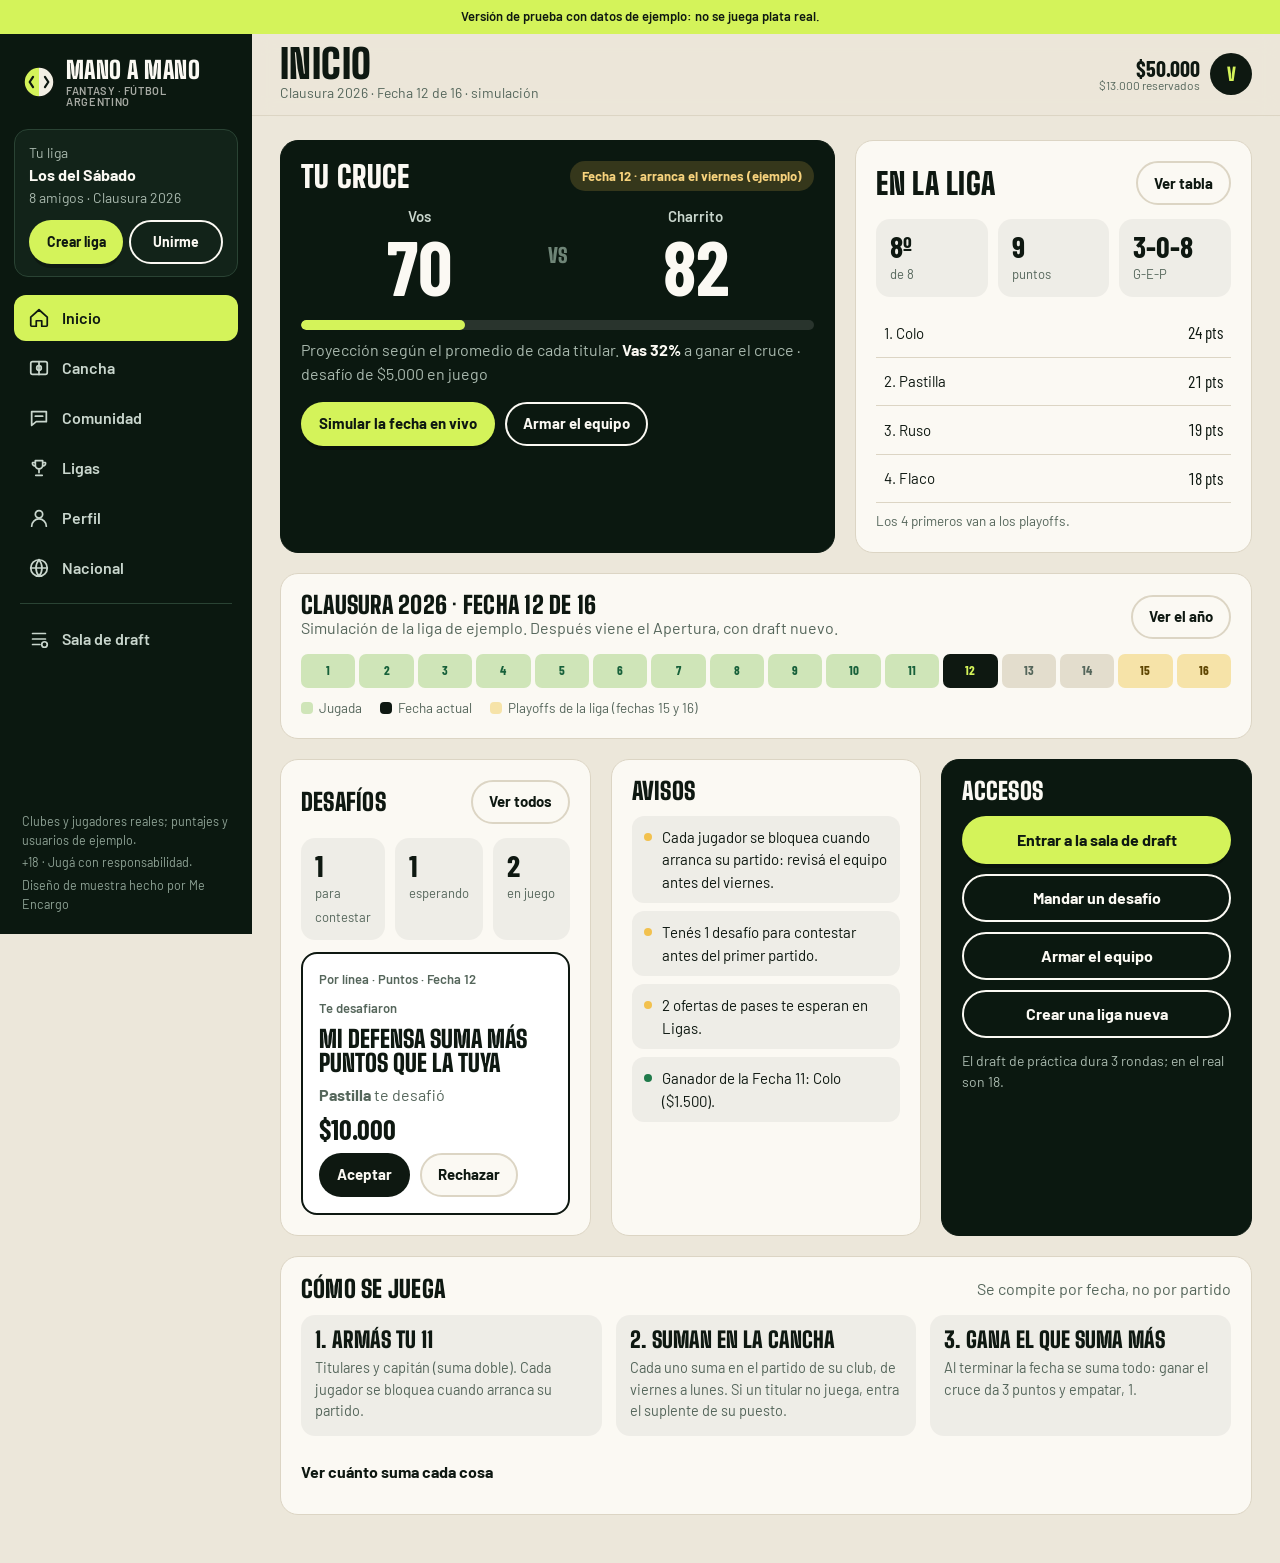
<file: mano-a-mano-juego/index.html>
<!doctype html>
<html lang="es">
<head>
<meta charset="utf-8">
<meta name="viewport" content="width=device-width, initial-scale=1, viewport-fit=cover">
<meta name="robots" content="noindex">
<title>Mano a Mano · El juego</title>
<meta name="theme-color" content="#0B1810">
<link rel="preconnect" href="https://fonts.googleapis.com"><link rel="preconnect" href="https://fonts.gstatic.com" crossorigin>
<link href="https://fonts.googleapis.com/css2?family=Barlow+Condensed:wght@600;700&family=Barlow:wght@400;500;600;700&family=Big+Shoulders+Display:wght@800;900&display=swap" rel="stylesheet">
<link rel="stylesheet" href="base.css">
<style>
body{background:#ECE7DA;font-size:16px}
.demo-aviso{background:var(--lima);color:var(--tinta);font-size:13px;font-weight:600;text-align:center;padding:7px 16px}
.demo-aviso a{font-weight:700}
.app{display:grid;grid-template-columns:252px minmax(0,1fr);min-height:calc(100vh - 32px)}

/* Barra lateral (compu) */
.side{position:sticky;top:0;height:100vh;background:var(--noche);color:var(--papel);display:flex;flex-direction:column;gap:18px;padding:20px 14px;overflow-y:auto}
.side .logo{color:var(--papel);padding:4px 8px}
.liga{background:var(--noche-2);border:1px solid var(--linea-osc);border-radius:14px;padding:12px 14px;font-size:14px}
.liga b{display:block;font-size:16px}
.liga span{color:#A9B9AE}
.liga-acc{display:flex;gap:6px;margin-top:12px}
.liga-acc .btn{flex:1;padding:0 10px;font-size:14px}
dialog{border:0;border-radius:22px;padding:0;width:min(480px,calc(100% - 32px));background:var(--papel);color:var(--tinta);box-shadow:0 30px 80px rgba(0,0,0,.35)}
dialog::backdrop{background:rgba(8,16,11,.6)}
.modal-c{padding:24px;display:grid;gap:16px}
.modal-c h2{font-size:34px}
.codigo{font:700 34px/1 var(--f-num);letter-spacing:.08em;background:#fff;border:2px dashed var(--linea);border-radius:14px;padding:16px;text-align:center}
/* Avance del torneo */
.avance{display:grid;grid-template-columns:repeat(16,1fr);gap:4px;margin-top:14px}
.avance span{height:34px;border-radius:7px;background:#E3DDCD;display:grid;place-items:center;font:700 13px/1 var(--f-num);color:var(--gris)}
.avance span.hecha{background:#CFE5B8;color:var(--cesped)}
.avance span.ahora{background:var(--tinta);color:var(--lima)}
.avance span.po{background:#F6E3A8;color:#5E4500}
.avance span.po.hecha{background:var(--oro);color:var(--tinta)}
.leyenda{display:flex;flex-wrap:wrap;gap:8px 18px;margin-top:10px;font-size:13.5px;color:var(--gris)}
.leyenda i{display:inline-block;width:12px;height:12px;border-radius:4px;margin-right:6px;vertical-align:-1px}
@media (max-width:560px){.avance{grid-template-columns:repeat(8,1fr)}}
.pasos3{display:grid;grid-template-columns:repeat(3,1fr);gap:14px}
.pasos3 div{background:rgba(14,24,17,.05);border-radius:14px;padding:14px}
.pasos3 b{display:block;font:900 22px/1 var(--f-display);text-transform:uppercase;margin-bottom:6px}
.pasos3 p{font-size:14.5px;color:var(--gris)}
@media (max-width:760px){.pasos3{grid-template-columns:1fr}}
.puntaje td,.puntaje th{text-align:right}
.puntaje td:first-child,.puntaje th:first-child{text-align:left}
details.mas{margin-top:14px}
details.mas summary{cursor:pointer;font-weight:700;min-height:44px;display:flex;align-items:center}
.campeon{display:flex;align-items:center;gap:14px;background:var(--tinta);color:var(--papel);border-radius:16px;padding:16px 18px}
.campeon .copa{width:48px;height:48px;border-radius:12px;background:var(--oro);display:grid;place-items:center;flex:none}
.campeon b{display:block;font:900 26px/1 var(--f-display);text-transform:uppercase}
.selector{display:flex;gap:8px;flex-wrap:wrap}
.selector button{min-height:52px;padding:6px 16px;border-radius:14px;border:1.5px solid var(--linea);background:var(--papel);cursor:pointer;text-align:left;display:grid;line-height:1.15}
.selector button b{font-size:16px}
.selector button small{font-size:12.5px;color:var(--gris)}
.selector button[aria-pressed=true]{background:var(--tinta);color:var(--papel);border-color:var(--tinta)}
.selector button[aria-pressed=true] small{color:#A9B9AE}
.nav{display:grid;gap:4px}
.nav a{display:flex;align-items:center;gap:12px;min-height:46px;padding:0 14px;border-radius:12px;text-decoration:none;color:#C9D6CD;font-weight:600}
.nav a:hover{background:rgba(255,255,255,.06);color:var(--papel)}
.nav a svg{width:22px;height:22px;flex:none;fill:none;stroke:currentColor;stroke-width:1.9;stroke-linecap:round;stroke-linejoin:round}
.nav a[aria-current=page]{background:var(--lima);color:var(--tinta)}
.nav .sep{height:1px;background:var(--linea-osc);margin:8px 6px}
.side-pie{margin-top:auto;font-size:12.5px;color:#8FA396;padding:0 8px;display:grid;gap:4px}

/* Barra superior */
.main{min-width:0;display:flex;flex-direction:column}
.barra{position:sticky;top:0;z-index:20;display:flex;align-items:center;justify-content:space-between;gap:12px;padding:12px 28px;background:rgba(236,231,218,.92);backdrop-filter:blur(10px);-webkit-backdrop-filter:blur(10px);border-bottom:1px solid var(--linea);min-height:72px}
.barra h1{font-size:clamp(30px,3.4vw,40px)}
.barra .sub{font-size:14px;color:var(--gris)}
.barra-der{display:flex;align-items:center;gap:10px}
.saldo{display:grid;text-align:right;line-height:1.1}
.saldo b{font:700 22px/1 var(--f-num)}
.saldo small{font-size:12px;color:var(--gris)}
.avatar{width:42px;height:42px;border-radius:50%;background:var(--tinta);color:var(--lima);display:grid;place-items:center;font:900 18px/1 var(--f-display);flex:none}
.logo-movil{display:none;color:var(--tinta)}

.vista{padding:24px 28px 48px;display:grid;gap:20px;align-content:start}
.card{background:var(--papel);border:1px solid var(--linea);border-radius:var(--r);padding:20px;min-width:0}
.card-osc{background:var(--noche);color:var(--papel);border-color:var(--noche)}
.card-osc .gris{color:#A9B9AE}
.card h2{font-size:30px}
.card h3{font-size:24px}
.card-h{display:flex;justify-content:space-between;align-items:center;gap:12px;margin-bottom:14px;flex-wrap:wrap}
.gris{color:var(--gris)}
.g2{display:grid;grid-template-columns:repeat(2,minmax(0,1fr));gap:20px}
.g3{display:grid;grid-template-columns:repeat(3,minmax(0,1fr));gap:20px}
.g-ini{display:grid;grid-template-columns:minmax(0,1.4fr) minmax(0,1fr);gap:20px}
@media (max-width:1180px){.g3{grid-template-columns:1fr 1fr}}
@media (max-width:860px){.g2,.g3,.g-ini{grid-template-columns:1fr}}

.btn-sec{background:var(--papel);border-color:var(--linea);color:var(--tinta)}
.btn-sec:hover{border-color:var(--tinta)}
.btn-rojo{background:var(--rojo);color:#fff}
.links{display:flex;flex-wrap:wrap;gap:10px}

/* Cruce */
.cruce-g{display:grid;grid-template-columns:1fr auto 1fr;align-items:center;text-align:center;gap:10px;margin:8px 0 16px}
.cruce-g b{display:block;font-size:15px;color:#C9D6CD;font-weight:600}
.cruce-g .pts{display:block;font:700 clamp(54px,6vw,76px)/1 var(--f-num)}
.cruce-g .vs{font:900 20px/1 var(--f-display);color:#6F8577}
.bar{height:10px;border-radius:99px;background:rgba(255,255,255,.12);overflow:hidden}
.card:not(.card-osc) .bar{background:#E3DDCD}
.bar i{display:block;height:100%;background:var(--lima);border-radius:99px;transition:width .6s ease}
.card:not(.card-osc) .bar i{background:var(--cesped-2)}
.estado-chip{display:inline-flex;align-items:center;gap:8px;min-height:30px;padding:4px 12px;border-radius:999px;font-weight:700;font-size:13px;background:rgba(242,193,78,.18);color:#F7D27C}
.estado-chip.vivo{background:rgba(229,72,77,.18);color:#FF8D90}
.estado-chip.vivo::before{content:"";width:8px;height:8px;border-radius:50%;background:#FF6B6F;animation:lat 1.4s infinite}
.estado-chip.fin{background:rgba(212,243,90,.18);color:var(--lima)}
.estado-chip.cl{background:#F6E3A8;color:#5E4500}
.estado-chip.cl.vivo{background:#FAD4D5;color:#9E1C21}
.estado-chip.cl.fin{background:#E1F0C9;color:#2D5A12}
@keyframes lat{50%{opacity:.3}}

.kpis{display:grid;grid-template-columns:repeat(3,1fr);gap:10px}
.kpi{background:rgba(14,24,17,.05);border-radius:14px;padding:12px 14px}
.kpi b{display:block;font:700 30px/1 var(--f-num)}
.kpi span{font-size:13px;color:var(--gris)}
.avisos{list-style:none;margin:0;padding:0;display:grid;gap:8px}
.avisos li{display:flex;gap:10px;align-items:flex-start;padding:10px 12px;border-radius:12px;background:rgba(14,24,17,.05);font-size:15px}
.avisos li::before{content:"";width:8px;height:8px;margin-top:7px;border-radius:50%;background:var(--oro);flex:none}
.avisos li.ok::before{background:var(--cesped-2)}

/* Tablas */
.tabla{width:100%;border-collapse:collapse;font-size:15px}
.tabla th{font:700 12px/1 var(--f-text);letter-spacing:.06em;text-transform:uppercase;color:var(--gris);text-align:left;padding:10px 8px;border-bottom:2px solid var(--linea)}
.tabla td{padding:11px 8px;border-bottom:1px solid var(--linea)}
.tabla td.n,.tabla th.n{text-align:right;font-family:var(--f-num);font-size:17px;font-variant-numeric:tabular-nums}
.tabla th.n{font-family:var(--f-text);font-size:12px}
.tabla tr.yo td{background:#EEF6E2;font-weight:700}
.tabla tr.corte td{border-bottom:2px dashed var(--cesped-2)}
.scroll-x{overflow-x:auto}

/* Cancha */
.cancha-wrap{display:grid;grid-template-columns:minmax(0,1fr) 320px;gap:20px;align-items:start}
@media (max-width:1100px){.cancha-wrap{grid-template-columns:1fr}}
.cancha{position:relative;border-radius:22px;padding:22px 10px;background:
 repeating-linear-gradient(180deg,#1C6E40 0 56px,#1A653B 56px 112px);display:grid;gap:18px;overflow:hidden;min-height:560px;align-content:space-around}
.cancha::before{content:"";position:absolute;inset:12px;border:2px solid rgba(255,255,255,.35);border-radius:10px;pointer-events:none}
.cancha::after{content:"";position:absolute;left:50%;bottom:12px;width:44%;height:16%;transform:translateX(-50%);border:2px solid rgba(255,255,255,.35);border-bottom:0;pointer-events:none}
.linea-c{position:relative;display:flex;justify-content:space-evenly;gap:6px;z-index:1}
.ficha{all:unset;box-sizing:border-box;cursor:pointer;position:relative;display:grid;justify-items:center;gap:2px;width:min(104px,23%);min-height:44px;padding:6px 4px;border-radius:14px;text-align:center;color:#fff;transition:transform .15s,background .15s}
.ficha:hover{transform:translateY(-2px)}
.ficha:focus-visible{outline:3px solid var(--lima)}
.camiseta{width:46px;height:42px;background:var(--bg,linear-gradient(90deg,var(--c1) 0 50%,var(--c2) 50% 100%));clip-path:polygon(28% 0,72% 0,100% 18%,88% 42%,80% 36%,80% 100%,20% 100%,20% 36%,12% 42%,0 18%);filter:drop-shadow(0 2px 2px rgba(0,0,0,.35))}
.ficha b{font-size:14px;line-height:1.1;background:rgba(8,20,12,.78);padding:3px 7px;border-radius:7px;max-width:100%;overflow:hidden;text-overflow:ellipsis;white-space:nowrap}
.ficha small{font-size:11.5px;opacity:.9}
.ficha em{font:700 15px/1 var(--f-num);font-style:normal;background:var(--lima);color:var(--tinta);border-radius:6px;padding:3px 6px;min-width:30px}
.ficha em.neg{background:#FFB3B5}
.ficha .cap{position:absolute;top:2px;right:14%;width:22px;height:22px;border-radius:50%;background:var(--oro);color:var(--tinta);display:grid;place-items:center;font:900 13px/1 var(--f-display);font-style:normal}
.ficha.sel{background:rgba(212,243,90,.28);box-shadow:0 0 0 2px var(--lima)}
.ficha.puede{background:rgba(255,255,255,.14);box-shadow:0 0 0 2px rgba(255,255,255,.6)}
.banco{display:flex;gap:6px;flex-wrap:wrap;justify-content:center;background:var(--noche);border-radius:18px;padding:12px 8px;margin-top:14px}
.banco .ficha{width:min(96px,30%)}
.banco-t{color:#A9B9AE;font-size:13px;width:100%;text-align:center;font-weight:600}
.panel-j{display:grid;gap:14px}
.pj-top{display:flex;gap:12px;align-items:center}
.pj-top .camiseta{width:54px;height:50px}
.feed-vivo{list-style:none;margin:0;padding:0;display:grid;gap:6px;max-height:280px;overflow:auto}
.feed-vivo li{display:flex;justify-content:space-between;gap:10px;padding:8px 10px;border-radius:10px;background:rgba(14,24,17,.05);font-size:14px;animation:entra .4s ease}
.feed-vivo li span{font:700 15px/1.2 var(--f-num)}
.feed-vivo li.el{background:rgba(229,72,77,.08)}
@keyframes entra{from{opacity:0;transform:translateY(-6px)}}

/* Pestañas internas */
.vista>*{min-width:0}
.tabs{display:flex;gap:6px;flex-wrap:nowrap;overflow-x:auto;background:rgba(14,24,17,.06);padding:5px;border-radius:999px;justify-self:start;max-width:100%;scrollbar-width:none}
.tabs::-webkit-scrollbar{display:none}
.tabs button{flex:none;min-height:44px;padding:0 18px;border:0;border-radius:999px;background:transparent;font-weight:700;cursor:pointer;display:inline-flex;align-items:center;gap:8px}
.tabs button[aria-selected=true]{background:var(--tinta);color:var(--papel)}
.badge{display:inline-grid;place-items:center;min-width:22px;height:22px;border-radius:99px;background:var(--rojo);color:#fff;font-size:12px;padding:0 6px}

/* Chat */
.chat{display:flex;flex-direction:column;height:min(62vh,620px);padding:0;overflow:hidden}
.chat-lista{flex:1;overflow-y:auto;padding:18px;display:flex;flex-direction:column;gap:10px}
.msg{max-width:78%;padding:9px 13px;border-radius:16px 16px 16px 4px;background:#E7E1D2;font-size:15px;align-self:flex-start}
.msg b{display:block;font-size:12.5px;color:var(--cesped)}
.msg.yo{align-self:flex-end;background:#DDF0C2;border-radius:16px 16px 4px 16px}
.msg.anuncio{align-self:stretch;max-width:100%;background:var(--tinta);color:var(--papel);border-left:6px solid var(--lima);border-radius:14px;animation:entra .4s ease}
.msg.anuncio b{color:var(--lima)}
.msg.resumen{align-self:stretch;max-width:100%;background:#FFF6D9;border:1.5px solid var(--oro);border-radius:14px}
.msg.resumen b{color:#8A6400}
.chat-in{display:flex;gap:8px;padding:12px;border-top:1px solid var(--linea);background:var(--papel)}
.chat-in input{flex:1;min-width:0;min-height:48px;border:1.5px solid var(--linea);border-radius:999px;padding:0 18px;font:inherit;background:#fff}
.rapidas{display:flex;gap:6px;flex-wrap:wrap;padding:0 12px 12px;background:var(--papel)}
.rapidas button{min-height:38px;padding:0 12px;border-radius:999px;border:1px solid var(--linea);background:#fff;cursor:pointer;font-size:14px}

/* Desafíos */
.desafios{display:grid;gap:12px}
.des{border:1.5px solid var(--linea);border-radius:16px;padding:16px;background:#fff;display:grid;gap:8px}
.des.pend{border-color:var(--tinta);border-width:2px}
.des.juego{border-color:var(--cesped-2)}
.des.gan{background:#EEF6E2;border-color:var(--cesped-2)}
.des.per{background:#FCEDED;border-color:#EBB5B6}
.des-top{display:flex;justify-content:space-between;gap:10px;align-items:center;flex-wrap:wrap;font-size:13px;color:var(--gris);font-weight:600}
.des h4{margin:0;font:900 24px/1 var(--f-display);text-transform:uppercase}
.des .m{font:700 28px/1 var(--f-num)}
.des-pie{display:flex;justify-content:space-between;align-items:center;gap:10px;flex-wrap:wrap}
.form{display:grid;gap:14px}
.form label{display:grid;gap:6px;font-weight:600;font-size:14px}
.form select,.form input{min-height:48px;border:1.5px solid var(--linea);border-radius:12px;padding:0 14px;font:inherit;background:#fff;width:100%}
.form .fila2{display:grid;grid-template-columns:1fr 1fr;gap:12px}
@media (max-width:520px){.form .fila2{grid-template-columns:1fr}}
.seg{display:flex;flex-wrap:wrap;gap:6px}
.seg button{min-height:44px;padding:0 14px;border-radius:999px;border:1.5px solid var(--linea);background:#fff;font-weight:600;cursor:pointer}
.seg button[aria-pressed=true]{background:var(--tinta);color:var(--papel);border-color:var(--tinta)}
.vacio{color:var(--gris);padding:8px 0}

/* Draft */
.draft-top{display:grid;grid-template-columns:auto 1fr auto;gap:20px;align-items:center}
.reloj{width:96px;height:96px;position:relative;display:grid;place-items:center}
.reloj svg{position:absolute;inset:0;transform:rotate(-90deg)}
.reloj b{font:700 34px/1 var(--f-num)}
.turno-txt h2{font-size:clamp(30px,3.6vw,44px)}
.orden{display:flex;gap:6px;overflow-x:auto;padding:4px 2px 8px;margin-top:10px}
.orden span{flex:none;min-width:84px;padding:8px 10px;border-radius:10px;background:rgba(255,255,255,.07);font-size:13px;text-align:center}
.orden span b{display:block;font:700 15px/1.1 var(--f-num);color:#A9B9AE}
.orden span.ya{opacity:.35}
.orden span.ahora{background:var(--lima);color:var(--tinta)}
.orden span.ahora b{color:var(--tinta)}
.orden span.vos{box-shadow:inset 0 0 0 2px var(--lima)}
@media (max-width:640px){.draft-top{grid-template-columns:auto 1fr;gap:14px}.draft-top .links{grid-column:1/-1}.reloj{width:80px;height:80px}.reloj b{font-size:28px}}
.draft-g{display:grid;grid-template-columns:minmax(0,1.2fr) minmax(0,1fr);gap:20px;align-items:start}
@media (max-width:1100px){.draft-g{grid-template-columns:1fr}}
.pool-f{display:flex;gap:10px;flex-wrap:wrap;margin-bottom:12px}
.pool-f input{flex:1;min-width:180px;min-height:44px;border:1.5px solid var(--linea);border-radius:999px;padding:0 16px;font:inherit}
.pool{max-height:520px;overflow:auto}
.pool .tabla td{padding:7px 8px}
.jug{display:flex;align-items:center;gap:8px;min-width:0}
.jug b{white-space:nowrap}
.tablero{display:grid;gap:4px;font-size:12.5px;overflow-x:auto}
.tablero .fila-t{display:grid;grid-template-columns:70px repeat(var(--r),minmax(100px,1fr));gap:4px}
.tablero .eq{font-weight:700;display:flex;align-items:center;font-size:13px}
.tablero .eq.vos{color:var(--cesped)}
.tablero .pk{min-height:44px;border-radius:8px;background:rgba(14,24,17,.05);padding:5px 7px;display:grid;align-content:center;line-height:1.2}
.tablero .pk.lleno{background:#fff;border:1px solid var(--linea)}
.tablero .pk.mio{background:#EEF6E2;border-color:#CFE5B8}
.tablero .pk small{color:var(--gris)}

/* Playoffs */
.llave{display:grid;grid-template-columns:1fr 1fr;gap:16px;align-items:center}
.llave .sf{display:grid;gap:12px}
.duelo{border:1.5px solid var(--linea);border-radius:14px;background:#fff;overflow:hidden}
.duelo div{display:flex;justify-content:space-between;padding:10px 14px;font-weight:600}
.duelo div+div{border-top:1px solid var(--linea)}
.duelo .yo{background:#EEF6E2}

/* Barra de pestañas (celular) */
.tabbar{display:none;position:fixed;left:0;right:0;bottom:0;z-index:40;background:var(--noche);grid-template-columns:repeat(6,1fr);padding:6px 4px max(6px,env(safe-area-inset-bottom))}
.tabbar a{display:grid;justify-items:center;gap:3px;min-height:52px;padding:6px 0;text-decoration:none;color:#A9B9AE;font-size:11px;font-weight:600;border-radius:12px}
.tabbar a svg{width:22px;height:22px;fill:none;stroke:currentColor;stroke-width:1.9;stroke-linecap:round;stroke-linejoin:round}
.tabbar a[aria-current=page]{color:var(--lima)}
.pie-movil{display:none;text-align:center;font-size:12.5px;color:var(--gris);padding:0 16px 100px}
@media (max-width:1000px){
  .app{grid-template-columns:1fr}
  .side{display:none}
  .tabbar{display:grid}
  .pie-movil{display:block}
  .barra{padding:10px 16px;min-height:64px}
  .vista{padding:16px 16px 24px}
  .logo-movil{display:inline-flex}
  .barra .sub{display:none}
  .barra h1{font-size:28px}
  .titulo-pag{flex:1;min-width:0}
}
.franja-m{display:none}
@media (max-width:520px){.col-club{display:none}.franja-m{display:inline-flex}.pool .tabla td{padding:7px 4px}}
@media (max-width:520px){.ficha b{font-size:12.5px;padding:3px 5px}.ficha small{font-size:11px}.camiseta{width:40px;height:37px}.cancha{min-height:500px;padding:18px 6px}}
@media (max-width:420px){.saldo small{display:none}.saldo b{font-size:19px}.kpis{grid-template-columns:1fr 1fr 1fr}.kpi b{font-size:24px}}

.toast{position:fixed;left:50%;bottom:96px;transform:translate(-50%,20px);opacity:0;z-index:60;background:var(--tinta);color:var(--papel);padding:12px 18px;border-radius:12px;font-weight:600;transition:opacity .25s,transform .25s;pointer-events:none;max-width:calc(100% - 32px);text-align:center;box-shadow:0 10px 30px rgba(0,0,0,.25)}
.toast.ve{opacity:1;transform:translate(-50%,0)}
@media (min-width:1001px){.toast{bottom:30px}}
.nota{font-size:13.5px;color:var(--gris)}
.pendiente{display:inline-block;font:700 11px/1 var(--f-text);letter-spacing:.06em;background:var(--oro);color:var(--tinta);padding:4px 7px;border-radius:6px;vertical-align:middle}
</style>
</head>
<body>
<p class="demo-aviso">Versión de prueba con datos de ejemplo: no se juega plata real.</p>
<div class="app">
  <aside class="side" aria-label="Menú principal">
    <a class="logo" href="#inicio" aria-label="Mano a Mano, inicio">
      <svg viewBox="0 0 40 40" aria-hidden="true"><circle cx="20" cy="20" r="18" fill="#D4F35A"/><path d="M20 2a18 18 0 0 1 0 36z" fill="#F3EFE4"/><circle cx="20" cy="20" r="18" fill="none" stroke="#0E1811" stroke-width="2.5"/><path d="M13 14l-4 6 4 6M27 14l4 6-4 6" fill="none" stroke="#0E1811" stroke-width="2.6" stroke-linecap="round" stroke-linejoin="round"/></svg>
      <span>Mano a Mano<small>Fantasy · fútbol argentino</small></span>
    </a>
    <div class="liga"><span>Tu liga</span><b id="ligaNom">Los del Sábado</b><span id="ligaInfo">8 amigos · Clausura 2026</span>
      <div class="liga-acc"><button type="button" class="btn btn-lima btn-chico" data-a2="crear">Crear liga</button><button type="button" class="btn btn-borde btn-chico" data-a2="unirme">Unirme</button></div></div>
    <nav class="nav" id="nav"></nav>
    <div class="side-pie"><span>Clubes y jugadores reales; puntajes y usuarios de ejemplo.</span><span>+18 · Jugá con responsabilidad.</span><span>Diseño de muestra hecho por Me Encargo</span></div>
  </aside>

  <div class="main">
    <header class="barra">
      <a class="logo logo-movil" href="#inicio" aria-label="Mano a Mano, inicio"><svg viewBox="0 0 40 40" aria-hidden="true"><circle cx="20" cy="20" r="18" fill="#D4F35A"/><path d="M20 2a18 18 0 0 1 0 36z" fill="#F3EFE4"/><circle cx="20" cy="20" r="18" fill="none" stroke="#0E1811" stroke-width="2.5"/><path d="M13 14l-4 6 4 6M27 14l4 6-4 6" fill="none" stroke="#0E1811" stroke-width="2.6" stroke-linecap="round" stroke-linejoin="round"/></svg></a>
      <div class="titulo-pag"><h1 id="titulo">Inicio</h1><p class="sub" id="subtitulo"></p></div>
      <div class="barra-der">
        <div class="saldo"><b class="num" id="saldo">$50.000</b><small id="reservado">Saldo de demo</small></div>
        <span class="avatar" aria-hidden="true">V</span>
      </div>
    </header>
    <main class="vista" id="vista" tabindex="-1"></main>
    <p class="pie-movil">Demo con datos de ejemplo · +18 · Diseño de muestra hecho por Me Encargo</p>
  </div>
</div>
<nav class="tabbar" id="tabbar" aria-label="Menú principal"></nav>
<div class="toast" id="toast" role="status" aria-live="polite"></div>
<dialog id="modal" aria-labelledby="modalT"><div id="modalCuerpo"></div></dialog>

<script src="datos.js"></script>
<script>
(function(){
const D = window.MAM;
const $ = (s, el=document) => el.querySelector(s);
const $$ = (s, el=document) => [...el.querySelectorAll(s)];
const esc = s => String(s).replace(/[&<>"]/g, c => ({'&':'&amp;','<':'&lt;','>':'&gt;','"':'&quot;'}[c]));
const pesos = n => (n < 0 ? '−$' : '$') + Math.abs(Math.round(n)).toLocaleString('es-AR');
const quieto = matchMedia('(prefers-reduced-motion: reduce)').matches;
function rng(a){ return function(){ a |= 0; a = a + 0x6D2B79F5 | 0; let t = Math.imul(a ^ a >>> 15, 1 | a); t = t + Math.imul(t ^ t >>> 7, 61 | t) ^ t; return ((t ^ t >>> 14) >>> 0) / 4294967296; }; }
const R = rng(20261112);
const azar = Math.random;
const pick = (arr, r=azar) => arr[Math.floor(r() * arr.length)];
function toast(t){ const el = $('#toast'); el.textContent = t; el.classList.add('ve'); clearTimeout(toast.t); toast.t = setTimeout(()=>el.classList.remove('ve'), 2800); }

/* ================= Datos de la demo ================= */
const J = D.jugadores.map(j => ({...j, prom: +(4 + R()*5).toFixed(1)}));
const JJ = Object.fromEntries(J.map(j => [j.id, j]));
const clubDe = j => D.clubes[j.club] || {corto:j.club, c1:'#ccc', c2:'#888'};
const AM = D.amigos;
const F = D.torneo.fechaActual;
const RIVAL = 'Charrito';

// Planteles de Vos y del rival del cruce (18 cada uno: 2 ARQ, 6 DEF, 5 MED, 5 DEL)
const cupo = {ARQ:2, DEF:6, MED:5, DEL:5};
const plantel = {Vos:[], [RIVAL]:[]}, faltan = {Vos:{...cupo}, [RIVAL]:{...cupo}};
let toca = 'Vos';
for(const j of J){
  const quien = (toca === 'Vos' ? ['Vos', RIVAL] : [RIVAL, 'Vos']).find(q => faltan[q][j.pos] > 0);
  if(!quien) continue;
  plantel[quien].push(j.id); faltan[quien][j.pos]--; toca = quien === 'Vos' ? RIVAL : 'Vos';
}
function armarEquipo(ids){
  const por = p => ids.filter(id => JJ[id].pos === p);
  const tit = [...por('ARQ').slice(0,1), ...por('DEF').slice(0,4), ...por('MED').slice(0,3), ...por('DEL').slice(0,3)];
  const sup = ids.filter(id => !tit.includes(id));
  return {tit, sup, cap: por('DEL')[0]};
}
const libres = () => J.filter(j => !S.yo.tit.includes(j.id) && !S.yo.sup.includes(j.id) && !S.el.tit.includes(j.id) && !S.el.sup.includes(j.id));

// Historial de la liga: 11 fechas jugadas
const fixture12 = [['Vos', RIVAL], ['Pastilla','Tano'], ['Ruso','Colo'], ['Flaco','Pela']];
const historia = [];
for(let f = 1; f < F; f++){
  const orden = [...AM].sort(() => R() - .5);
  const cruces = [];
  for(let i = 0; i < 8; i += 2) cruces.push([orden[i], orden[i+1], 30 + Math.round(R()*52), 30 + Math.round(R()*52)]);
  historia.push({f, cruces});
}
// Apertura 2026 de la liga de ejemplo: 14 fechas de cruces + semifinal y final
const RA = rng(2026601), historiaA = [];
for(let f = 1; f <= 14; f++){
  const orden = [...AM].sort(() => RA() - .5), cruces = [];
  for(let i = 0; i < 8; i += 2) cruces.push([orden[i], orden[i+1], 30 + Math.round(RA()*52), 30 + Math.round(RA()*52)]);
  historiaA.push({f, cruces});
}
const tabla = () => tablaDe(historia);
const tablaA = () => tablaDe(historiaA);
const playoffsA = (() => {
  const t = tablaA(), sc = () => 40 + Math.round(RA()*45);
  const s1 = [t[0].eq, t[3].eq, sc(), sc()], s2 = [t[1].eq, t[2].eq, sc(), sc()];
  const g = s => s[2] >= s[3] ? s[0] : s[1];
  const fin = [g(s1), g(s2), sc(), sc()];
  return {s1, s2, fin, campeon: g(fin)};
})();
function tablaDe(hist){
  const t = Object.fromEntries(AM.map(a => [a, {eq:a, pj:0, g:0, e:0, p:0, pf:0, pts:0}]));
  hist.forEach(h => h.cruces.forEach(([a, b, pa, pb]) => {
    t[a].pj++; t[b].pj++; t[a].pf += pa; t[b].pf += pb;
    if(pa > pb){ t[a].g++; t[a].pts += 3; t[b].p++; } else if(pb > pa){ t[b].g++; t[b].pts += 3; t[a].p++; } else { t[a].e++; t[b].e++; t[a].pts++; t[b].pts++; }
  }));
  return Object.values(t).sort((x, y) => y.pts - x.pts || y.pf - x.pf);
}
const ganadorFecha = h => { let best = null; h.cruces.forEach(([a, b, pa, pb]) => { [[a, pa], [b, pb]].forEach(([q, p]) => { if(!best || p > best[1]) best = [q, p]; }); }); return best; };
const POZO = {jug: 8, aporte: D.liga.aporte, insc: D.liga.inscripcion, fechas: D.torneo.fechas, pct: D.liga.pctFechas};

/* ================= Estado ================= */
const S = {
  tab: 'inicio', saldo: 50000,
  yo: armarEquipo(plantel.Vos), el: armarEquipo(plantel[RIVAL]),
  sel: null,
  vivo: false, terminado: false, pts: {}, goles: {}, feed: [], timer: null, ticks: 0,
  subCom: 'boludeo', subLiga: 'tabla', torneoVer: 'clausura',
  desafios: [
    {id:1, de:'Vos', a:RIVAL, tipo:'Mano a mano', txt:'Desafío del cruce: mi equipo suma más puntos', med:'puntos', monto:5000, estado:'juego'},
    {id:2, de:'Pastilla', a:'Vos', tipo:'Por línea', txt:'Mi defensa suma más puntos que la tuya', med:'puntos', monto:10000, estado:'pend'},
    {id:3, de:'Vos', a:'Tano', tipo:'La mufa', txt:'Este finde hacés menos de 30 puntos', med:'puntos', monto:5000, estado:'esperando'},
    {id:4, de:'Ruso', a:'Vos', tipo:'Duelo de capitanes', txt:'Mi capitán suma más que el tuyo', med:'puntos', monto:3000, estado:'juego'}
  ],
  chat: [
    {de:'Pastilla', txt:'¿Vieron lo que erró el 9 el domingo? Lo vendo ya.'},
    {de:'Tano', txt:'Te lo cambio por un lateral y un alfajor'},
    {tipo:'resumen', txt:`Resumen de la Fecha ${F-1}: Pastilla dejó 25 puntos en el banco. Robo de la fecha: un 5 que hizo 14 puntos.`},
    {tipo:'anuncio', txt:`${RIVAL} aceptó tu desafío de $5.000: “Desafío del cruce: mi equipo suma más puntos”.`},
    {de:'Vos', txt:`Este finde te paso por arriba, ${RIVAL}`},
    {de:RIVAL, txt:'Ya vas a ver, tengo a medio Boca'}
  ],
  mercado: [
    {id:'m1', u:'@elgalgo_23', txt:'Mi delantera mete más goles que la tuya', med:'goles', tipo:'Por línea', monto:5000},
    {id:'m2', u:'@tinchoR', txt:'Mi equipo suma más puntos que el tuyo', med:'puntos', tipo:'Mano a mano', monto:20000},
    {id:'m3', u:'@lafiera.cba', txt:'Mi capitán hace más puntos que el tuyo', med:'puntos', tipo:'Duelo de capitanes', monto:3000},
    {id:'m4', u:'@cuervo1908', txt:'Mi mediocampo mete más goles que el tuyo', med:'goles', tipo:'Por línea', monto:10000},
    {id:'m5', u:'@pinchaloco', txt:'Mi defensa suma más puntos que la tuya', med:'puntos', tipo:'Por línea', monto:50000},
    {id:'m6', u:'@neneMDP', txt:'Hacés menos de 30 puntos esta fecha', med:'puntos', tipo:'La mufa', monto:2000}
  ],
  fMonto: 0, fMed: 'todas',
  pases: [],
  prode: {campeon:'', goleador:'', vmenos:'', vmas:'', masgol:''},
  h2h: RIVAL,
  draft: null,
  nextId: 10
};
(function(){ // ofertas de pases de ejemplo
  const lib = libres().sort((a, b) => b.prom - a.prom);
  const misSup = S.yo.sup.map(id => JJ[id]);
  const o1 = lib.find(j => j.pos === misSup[1].pos), o2 = lib.find(j => j.pos === misSup[3].pos && j !== o1);
  if(o1) S.pases.push({id:'p1', de:'Tano', da:o1.id, pide:misSup[1].id, estado:'pend'});
  if(o2) S.pases.push({id:'p2', de:'Colo', da:o2.id, pide:misSup[3].id, estado:'pend'});
})();
const reservado = () => S.desafios.filter(d => (d.de === 'Vos' || d.a === 'Vos') && ['juego','esperando'].includes(d.estado)).reduce((s, d) => s + d.monto, 0);

/* ================= Puntos y fecha en vivo ================= */
const puntosDe = id => S.pts[id] || 0;
function total(eq){ return eq.tit.reduce((s, id) => s + puntosDe(id) * (id === eq.cap ? 2 : 1), 0); }
function golesDe(eq){ return eq.tit.reduce((s, id) => s + (S.goles[id] || 0), 0); }
const proy = eq => Math.round(eq.tit.reduce((s, id) => s + JJ[id].prom * (id === eq.cap ? 2 : 1), 0));
function prob(){
  if(!S.vivo && !S.terminado) return Math.max(5, Math.min(95, Math.round(50 + (proy(S.yo) - proy(S.el)) * 1.5)));
  const d = total(S.yo) - total(S.el);
  if(S.terminado) return d > 0 ? 100 : d < 0 ? 0 : 50;
  const resto = Math.max(.25, 1 - S.ticks / 26);
  return Math.max(3, Math.min(97, Math.round(50 + d * 2.4 / resto)));
}
// Eventos posibles por puesto, con el puntaje propuesto (datos.js) y un peso de frecuencia
const COL = {ARQ:1, DEF:2, MED:3, DEL:4}, PESO = {'Gol':3, 'Asistencia':3, 'Valla invicta':2, 'Penal atajado':1, 'Amarilla':2, 'Roja':.3};
const ACC = Object.fromEntries(Object.keys(COL).map(pos => [pos, D.puntaje.filter(r => PESO[r[0]] && r[COL[pos]] !== 0).map(r => [r[0], r[COL[pos]], PESO[r[0]]])]));
const sortear = lista => { let x = azar() * lista.reduce((s, a) => s + a[2], 0); return lista.find(a => (x -= a[2]) < 0) || lista[0]; };
function arrancarFecha(){
  if(S.timer) return;
  S.vivo = true; S.terminado = false; S.pts = {}; S.goles = {}; S.feed = []; S.ticks = 0; S.sel = null;
  const jugar = D.puntaje[0][1];
  [...S.yo.tit, ...S.el.tit].forEach(id => S.pts[id] = jugar); // puntos por jugar 60 minutos
  S.feed.unshift({txt:'Arrancó la fecha: los desafíos quedaron congelados', p:'', el:false});
  S.timer = setInterval(tickVivo, quieto ? 400 : 1700);
  toast(`Arrancó la Fecha ${F}. Los desafíos quedaron congelados.`);
  render();
}
function tickVivo(){
  S.ticks++;
  const mio = azar() < .52, eq = mio ? S.yo : S.el;
  const id = pick(eq.tit), j = JJ[id];
  const [acc, p] = sortear(ACC[j.pos]);
  S.pts[id] = (S.pts[id] || 0) + p;
  if(acc === 'Gol') S.goles[id] = (S.goles[id] || 0) + 1;
  const doble = id === eq.cap ? ' ×2' : '';
  S.feed.unshift({txt:`${acc} de ${j.corto}${doble}`, p:(p > 0 ? '+' : '') + (p * (doble ? 2 : 1)) + (mio ? ' vos' : ' él'), el:!mio});
  if(S.ticks >= 26) terminarFecha();
  if(['inicio','cancha'].includes(S.tab)) render(true);
}
function terminarFecha(){
  clearInterval(S.timer); S.timer = null; S.vivo = false; S.terminado = true;
  const ty = total(S.yo), te = total(S.el), gy = golesDe(S.yo), ge = golesDe(S.el);
  const lineaDe = (eq, pos) => eq.tit.filter(id => JJ[id].pos === pos).reduce((s, id) => s + puntosDe(id), 0);
  let neto = 0; const res = [];
  S.desafios.filter(d => d.estado === 'juego').forEach(d => {
    let gano;
    if(d.a === RIVAL || d.de === RIVAL){
      if(d.tipo === 'Por línea') gano = lineaDe(S.yo, 'DEF') >= lineaDe(S.el, 'DEF');
      else gano = d.med === 'goles' ? gy >= ge : ty >= te;
    } else if(d.tipo === 'Duelo de capitanes') gano = puntosDe(S.yo.cap) * 2 >= 12 + Math.round(azar() * 10);
    else gano = azar() < .5;
    d.estado = gano ? 'gan' : 'per'; neto += gano ? d.monto : -d.monto;
    res.push(`${gano ? 'Ganaste' : 'Perdiste'} ${pesos(d.monto)} con ${d.de === 'Vos' ? d.a : d.de}`);
  });
  S.desafios.filter(d => ['pend','esperando'].includes(d.estado)).forEach(d => d.estado = 'vencido');
  S.saldo += neto;
  S.feed.unshift({txt:'Terminó la fecha · puntajes oficiales', p:'', el:false});
  S.chat.push({tipo:'resumen', txt:`Resumen de la Fecha ${F}: Vos ${ty} – ${te} ${RIVAL}. ${res.join('. ')}${res.length ? '.' : ''} Neto: ${pesos(neto)}.`});
  S.chat.push({de: ty >= te ? RIVAL : 'Pastilla', txt: ty >= te ? 'Bueno, la próxima te gano. Anotá.' : `JAJAJA ${RIVAL} te pasó el trapo`});
  toast(`Terminó la fecha: ${ty} a ${te}. ${neto >= 0 ? 'Ganaste' : 'Perdiste'} ${pesos(Math.abs(neto))} en desafíos.`);
  render();
}
function reiniciarFecha(){
  clearInterval(S.timer); S.timer = null; S.vivo = false; S.terminado = false; S.pts = {}; S.goles = {}; S.feed = []; S.ticks = 0;
  render();
}

/* ================= Navegación ================= */
const ICON = {
  inicio:'<path d="M3 11l9-8 9 8v9a1 1 0 0 1-1 1h-5v-6H9v6H4a1 1 0 0 1-1-1z"/>',
  cancha:'<rect x="3" y="5" width="18" height="14" rx="2"/><path d="M12 5v14"/><circle cx="12" cy="12" r="2.5"/>',
  comunidad:'<path d="M4 5h16v11H9l-5 4z"/><path d="M8 10h8"/>',
  ligas:'<path d="M8 4h8v5a4 4 0 0 1-8 0zM8 6H5a3 3 0 0 0 3 4M16 6h3a3 3 0 0 1-3 4M12 13v4M8.5 20h7"/>',
  perfil:'<circle cx="12" cy="8" r="4"/><path d="M4 21a8 8 0 0 1 16 0"/>',
  nacional:'<circle cx="12" cy="12" r="9"/><path d="M3 12h18M12 3a14 14 0 0 1 0 18M12 3a14 14 0 0 0 0 18"/>',
  draft:'<path d="M5 6h14M5 12h14M5 18h8"/><circle cx="18" cy="18" r="3"/>'
};
const TABS = [
  ['inicio','Inicio','Tu fecha de un vistazo'],['cancha','Cancha','Armá el equipo y seguilo en vivo'],['comunidad','Comunidad','Boludeo y desafíos de la liga'],
  ['ligas','Ligas','Tabla, cruces, playoffs, pozo y pases'],['perfil','Perfil','ProDE, historial y cara a cara'],['nacional','Nacional','Mercado de desafíos y ranking del país'],['draft','Sala de draft','Draft de práctica en vivo']
];
const svg = k => `<svg viewBox="0 0 24 24" aria-hidden="true">${ICON[k]}</svg>`;
$('#nav').innerHTML = TABS.map(([k, t], i) => (i === 6 ? '<span class="sep"></span>' : '') + `<a href="#${k}" data-tab="${k}">${svg(k)}${t}</a>`).join('');
$('#tabbar').innerHTML = TABS.slice(0, 6).map(([k, t]) => `<a href="#${k}" data-tab="${k}">${svg(k)}${t}</a>`).join('');
$('#ligaInfo').textContent = `8 amigos · ${D.torneo.nombre}`;

function ir(){
  const k = location.hash.slice(1) || 'inicio';
  S.tab = TABS.some(t => t[0] === k) ? k : 'inicio';
  if(S.tab !== 'draft' && S.draft && S.draft.reloj){ clearInterval(S.draft.reloj); S.draft.reloj = null; }
  window.scrollTo(0, 0); render();
}
addEventListener('hashchange', ir);

function render(soloDatos){
  const t = TABS.find(x => x[0] === S.tab);
  $('#titulo').textContent = t[1]; $('#subtitulo').textContent = S.tab === 'inicio' ? `${D.torneo.nombre} · Fecha ${F} de ${D.temporada.fechasRegular} · simulación` : t[2];
  document.title = `${t[1]} · Mano a Mano`;
  $$('[data-tab]').forEach(a => { if(a.dataset.tab === S.tab) a.setAttribute('aria-current', 'page'); else a.removeAttribute('aria-current'); });
  $('#saldo').textContent = pesos(S.saldo);
  const r = reservado(); $('#reservado').textContent = r ? `${pesos(r)} reservados` : 'Saldo de demo';
  const y = soloDatos ? scrollY : 0;
  $('#vista').innerHTML = VISTAS[S.tab]();
  if(VISTAS[S.tab].despues) VISTAS[S.tab].despues();
  if(soloDatos) window.scrollTo(0, y);
}

/* ================= Piezas ================= */
function estadoChip(claro){
  const c = claro ? ' cl' : '';
  if(S.vivo) return `<span class="estado-chip vivo${c}">En vivo · Fecha ${F}</span>`;
  if(S.terminado) return `<span class="estado-chip fin${c}">Fecha ${F} terminada</span>`;
  return `<span class="estado-chip${c}">Fecha ${F} · arranca el viernes (ejemplo)</span>`;
}
function cruceCard(){
  const pre = !S.vivo && !S.terminado;
  const ty = pre ? proy(S.yo) : total(S.yo), te = pre ? proy(S.el) : total(S.el), p = prob();
  const btn = S.vivo ? (S.tab === 'cancha' ? '' : `<button class="btn btn-borde btn-chico" data-a="ir" data-v="cancha">Ver en la cancha</button>`)
    : S.terminado ? `<button class="btn btn-lima btn-chico" data-a="reiniciar">Volver a jugar la fecha</button>`
    : `<button class="btn btn-lima btn-chico" data-a="arrancar">Simular la fecha en vivo</button><button class="btn btn-borde btn-chico" data-a="ir" data-v="cancha">Armar el equipo</button>`;
  return `<section class="card card-osc" aria-label="Tu cruce de la fecha">
    <div class="card-h"><h2>Tu cruce</h2>${estadoChip()}</div>
    <div class="cruce-g"><div><b>Vos</b><span class="pts num">${ty}</span></div><span class="vs">VS</span><div><b>${RIVAL}</b><span class="pts num">${te}</span></div></div>
    <div class="bar" role="progressbar" aria-label="Probabilidad de ganar el cruce" aria-valuemin="0" aria-valuemax="100" aria-valuenow="${p}"><i style="width:${p}%"></i></div>
    <p class="gris" style="margin-top:8px">${pre ? 'Proyección según el promedio de cada titular. ' : ''}${S.terminado ?(ty > te ? '<b style="color:var(--lima)">Ganaste el cruce.</b>' : ty < te ? '<b style="color:#FF8D90">Perdiste el cruce.</b>' : 'Empate.') : `<b style="color:var(--papel)">Vas ${p}%</b> a ganar el cruce`} · desafío de $5.000 en juego</p>
    <div class="links" style="margin-top:16px">${btn}</div>
  </section>`;
}
const camiseta = j => { const c = clubDe(j); return `<span class="camiseta" style="--c1:${c.c1};--c2:${c.c2};--bg:${c.bg}"></span>`; };
const franja = j => { const c = clubDe(j); return `<span class="franja" style="--c1:${c.c1};--c2:${c.c2};--bg:${c.bg}"></span>`; };
const posTag = p => `<span class="pos pos-${p}">${p}</span>`;
function desCard(d){
  const contra = d.de === 'Vos' ? d.a : d.de, mio = d.de === 'Vos';
  const est = {pend:'Te desafiaron', esperando:'Esperando respuesta', juego:'En juego', gan:'Ganado', per:'Perdido', rech:'Rechazado', vencido:'Vencido', abierto:'Publicado en el Nacional'}[d.estado];
  const cls = {pend:'pend', juego:'juego', gan:'gan', per:'per'}[d.estado] || '';
  let acc = '';
  if(d.estado === 'pend') acc = `<div class="links"><button class="btn btn-osc btn-chico" data-a="aceptar" data-id="${d.id}" ${S.vivo || S.terminado ? 'disabled' : ''}>Aceptar</button><button class="btn btn-sec btn-chico" data-a="rechazar" data-id="${d.id}">Rechazar</button></div>`;
  return `<article class="des ${cls}"><div class="des-top"><span>${esc(d.tipo)} · ${d.med === 'goles' ? 'Goles' : 'Puntos'} · Fecha ${F}</span><span>${est}</span></div>
    <h4>${esc(d.txt)}</h4><p class="gris">${mio ? `Vos desafiaste a <b>${esc(contra)}</b>` : `<b>${esc(contra)}</b> te desafió`}</p>
    <div class="des-pie"><span class="m num">${pesos(d.monto)}</span>${acc}</div></article>`;
}

/* ================= Vistas ================= */
const VISTAS = {};

VISTAS.inicio = () => {
  const t = tabla(), pos = t.findIndex(x => x.eq === 'Vos') + 1, yo = t[pos-1];
  const pend = S.desafios.filter(d => d.estado === 'pend').length, esp = S.desafios.filter(d => d.estado === 'esperando').length, jue = S.desafios.filter(d => d.estado === 'juego').length;
  const vacios = S.yo.sup.length < 7 ? 1 : 0;
  return `<div class="g-ini">
    ${cruceCard()}
    <section class="card"><div class="card-h"><h2>En la liga</h2><a class="btn btn-sec btn-chico" href="#ligas">Ver tabla</a></div>
      <div class="kpis"><div class="kpi"><b class="num">${pos}º</b><span>de 8</span></div><div class="kpi"><b class="num">${yo.pts}</b><span>puntos</span></div><div class="kpi"><b class="num">${yo.g}-${yo.e}-${yo.p}</b><span>G-E-P</span></div></div>
      <table class="tabla" style="margin-top:12px"><tbody>${t.slice(0, 4).map((x, i) => `<tr class="${x.eq === 'Vos' ? 'yo' : ''}"><td>${i+1}. ${esc(x.eq)}</td><td class="n">${x.pts} pts</td></tr>`).join('')}</tbody></table>
      <p class="nota" style="margin-top:8px">Los 4 primeros van a los playoffs.</p>
    </section>
  </div>
  ${avanceCard()}
  <div class="g3">
    <section class="card"><div class="card-h"><h3>Desafíos</h3><a class="btn btn-sec btn-chico" href="#comunidad" data-a="sub-com" data-v="desafios">Ver todos</a></div>
      <div class="kpis"><div class="kpi"><b class="num">${pend}</b><span>para contestar</span></div><div class="kpi"><b class="num">${esp}</b><span>esperando</span></div><div class="kpi"><b class="num">${jue}</b><span>en juego</span></div></div>
      <div class="desafios" style="margin-top:12px">${S.desafios.filter(d => d.estado === 'pend').slice(0, 1).map(desCard).join('') || '<p class="vacio">No tenés desafíos para contestar.</p>'}</div>
    </section>
    <section class="card"><div class="card-h"><h3>Avisos</h3></div>
      <ul class="avisos">
        <li>Cada jugador se bloquea cuando arranca su partido: revisá el equipo antes del viernes.</li>
        <li>${pend ? `Tenés ${pend} desafío${pend > 1 ? 's' : ''} para contestar antes del primer partido.` : 'No tenés desafíos pendientes.'}</li>
        <li>${S.pases.filter(p => p.estado === 'pend').length} ofertas de pases te esperan en Ligas.</li>
        <li class="ok">Ganador de la Fecha ${F-1}: ${esc(ganadorFecha(historia[historia.length-1])[0])} (${pesos(Math.floor(POZO.jug*POZO.aporte*POZO.pct/100/POZO.fechas))}).</li>
      </ul>
    </section>
    <section class="card card-osc"><div class="card-h"><h3>Accesos</h3></div>
      <div class="links" style="flex-direction:column;align-items:stretch">
        <a class="btn btn-lima" href="#draft">Entrar a la sala de draft</a>
        <a class="btn btn-borde" href="#comunidad" data-a="sub-com" data-v="nuevo">Mandar un desafío</a>
        <a class="btn btn-borde" href="#cancha">Armar el equipo</a>
        <button type="button" class="btn btn-borde" data-a2="crear">Crear una liga nueva</button>
      </div>
      <p class="gris" style="margin-top:12px;font-size:14px">El draft de práctica dura 3 rondas; en el real son 18.</p>
    </section>
  </div>
  ${comoCard()}`;
};

function avanceCard(){
  const T = D.temporada, celdas = Array.from({length: T.fechasRegular}, (_, i) => {
    const f = i + 1, po = T.fechasPlayoffs.includes(f);
    const cls = (f < F || (f === F && S.terminado) ? 'hecha' : f === F ? 'ahora' : '') + (po ? ' po' : '');
    return `<span class="${cls}" title="Fecha ${f}${po ? ' · playoffs' : ''}">${f}</span>`;
  }).join('');
  return `<section class="card" aria-label="Avance del torneo">
    <div class="card-h"><div><h3>${esc(D.torneo.nombre)} · Fecha ${F} de ${T.fechasRegular}</h3><p class="gris">Simulación de la liga de ejemplo. Después viene el Apertura, con draft nuevo.</p></div><a class="btn btn-sec btn-chico" href="#ligas" data-a="ver-anio">Ver el año</a></div>
    <div class="avance">${celdas}</div>
    <div class="leyenda"><span><i style="background:#CFE5B8"></i>Jugada</span><span><i style="background:var(--tinta)"></i>Fecha actual</span><span><i style="background:#F6E3A8"></i>Playoffs de la liga (fechas ${T.fechasPlayoffs.join(' y ')})</span></div>
  </section>`;
}
function comoCard(){
  const filas = D.puntaje.map(r => `<tr><td>${esc(r[0])}</td>${r.slice(1).map(v => `<td class="n">${v === 0 ? '—' : (v > 0 ? '+' : '−') + Math.abs(v)}</td>`).join('')}</tr>`).join('');
  return `<section class="card"><div class="card-h"><h3>Cómo se juega</h3><span class="gris">Se compite por fecha, no por partido</span></div>
    <div class="pasos3">
      <div><b>1. Armás tu 11</b><p>Titulares y capitán (suma doble). Cada jugador se bloquea cuando arranca su partido.</p></div>
      <div><b>2. Suman en la cancha</b><p>Cada uno suma en el partido de su club, de viernes a lunes. Si un titular no juega, entra el suplente de su puesto.</p></div>
      <div><b>3. Gana el que suma más</b><p>Al terminar la fecha se suma todo: ganar el cruce da 3 puntos y empatar, 1.</p></div>
    </div>
    <details class="mas"><summary>Ver cuánto suma cada cosa</summary>
      <div class="scroll-x"><table class="tabla puntaje"><thead><tr><th>Acción</th><th class="n">ARQ</th><th class="n">DEF</th><th class="n">MED</th><th class="n">DEL</th></tr></thead><tbody>${filas}</tbody></table></div>
      <p class="nota" style="margin-top:8px">Puntaje propuesto, a definir.</p>
    </details>
  </section>`;
}

VISTAS.cancha = () => {
  const yo = S.yo, sel = S.sel ? JJ[S.sel] : null;
  const esTit = id => yo.tit.includes(id);
  const puede = id => sel && id !== sel.id && JJ[id].pos === sel.pos && esTit(id) !== esTit(sel.id);
  const ficha = id => { const j = JJ[id], p = puntosDe(id) * (id === yo.cap ? 2 : 1);
    const pts = (S.vivo || S.terminado) && esTit(id) ? `<em class="${p < 0 ? 'neg' : ''}">${p}</em>` : `<small>${esc(clubDe(j).corto)}</small>`;
    return `<button class="ficha ${S.sel === id ? 'sel' : ''} ${puede(id) ? 'puede' : ''}" data-a="ficha" data-id="${id}" aria-pressed="${S.sel === id}" aria-label="${esc(j.nombre)}, ${j.pos}, ${esc(j.club)}${id === yo.cap ? ', capitán' : ''}">${camiseta(j)}<b>${esc(j.corto)}</b>${pts}${id === yo.cap ? '<i class="cap" aria-hidden="true">C</i>' : ''}</button>`; };
  const linea = p => `<div class="linea-c">${yo.tit.filter(id => JJ[id].pos === p).map(ficha).join('')}</div>`;
  const panel = sel ? `<div class="pj-top">${camiseta(sel)}<div><h3>${esc(sel.nombre)}</h3><p class="gris">${posTag(sel.pos)} ${esc(sel.club)} · promedio ${sel.prom}</p></div></div>
      <p>${esTit(sel.id) ? 'Está de titular.' : 'Está en el banco.'} ${S.vivo ? 'Con la fecha en juego no se pueden hacer cambios en la demo.' : `Tocá un ${esTit(sel.id) ? 'suplente' : 'titular'} de la misma posición para cambiarlo.`}</p>
      <div class="links">${esTit(sel.id) && yo.cap !== sel.id ? `<button class="btn btn-osc btn-chico" data-a="capitan" ${S.vivo ? 'disabled' : ''}>Hacer capitán</button>` : ''}<button class="btn btn-sec btn-chico" data-a="desel">Listo</button></div>`
    : `<h3>Tocá un jugador</h3><p class="gris">Elegí un titular y después un suplente de la misma posición para cambiarlos. El capitán suma doble.</p>`;
  return `<div class="cancha-wrap">
    <div>
      <div class="card-h"><div>${estadoChip(true)}</div><div class="links">${S.vivo ? '' : S.terminado ? '<button class="btn btn-osc btn-chico" data-a="reiniciar">Volver a jugar la fecha</button>' : '<button class="btn btn-osc btn-chico" data-a="arrancar">Simular la fecha en vivo</button>'}</div></div>
      <div class="cancha" aria-label="Tu equipo en formación 4-3-3">${linea('DEL')}${linea('MED')}${linea('DEF')}${linea('ARQ')}</div>
      <div class="banco" aria-label="Suplentes"><span class="banco-t">Suplentes (7)</span>${yo.sup.map(ficha).join('')}</div>
      <p class="nota" style="margin-top:10px">En la plataforma, cada jugador se bloquea cuando arranca su partido. Los desafíos se miden con el 11 que había al congelarse.</p>
    </div>
    <div style="display:grid;gap:20px">
      ${cruceCard()}
      <section class="card panel-j" aria-live="polite">${panel}</section>
      ${(S.vivo || S.terminado) ? `<section class="card"><h3 style="margin-bottom:10px">Minuto a minuto</h3><ul class="feed-vivo">${S.feed.map(f => `<li class="${f.el ? 'el' : ''}"><b>${esc(f.txt)}</b><span>${esc(f.p)}</span></li>`).join('')}</ul></section>` : ''}
    </div>
  </div>`;
};

VISTAS.comunidad = () => {
  const pend = S.desafios.filter(d => d.estado === 'pend').length;
  const tabs = `<div class="tabs" role="tablist" aria-label="Solapas de la liga">
    <button role="tab" aria-selected="${S.subCom === 'boludeo'}" data-a="sub-com" data-v="boludeo">Boludeo</button>
    <button role="tab" aria-selected="${S.subCom !== 'boludeo'}" data-a="sub-com" data-v="desafios">Desafíos ${pend ? `<span class="badge">${pend}</span>` : ''}</button></div>`;
  if(S.subCom === 'boludeo'){
    return `${tabs}<section class="card chat" aria-label="Chat Boludeo">
      <div class="chat-lista" id="chatLista" aria-live="polite">${S.chat.map(m => m.tipo === 'anuncio' ? `<div class="msg anuncio"><b>Desafío aceptado</b>${esc(m.txt)}</div>` : m.tipo === 'resumen' ? `<div class="msg resumen"><b>Resumen automático</b>${esc(m.txt)}</div>` : `<div class="msg ${m.de === 'Vos' ? 'yo' : ''}"><b>${esc(m.de)}</b>${esc(m.txt)}</div>`).join('')}</div>
      <div class="rapidas"><button data-a="rapida">Este finde te paso por arriba</button><button data-a="rapida">Qué mufa que sos</button><button data-a="rapida">El último paga el asado</button></div>
      <form class="chat-in" data-f="chat"><label class="sr" for="chatTxt">Mensaje</label><input id="chatTxt" autocomplete="off" placeholder="Escribí algo para el grupo…" maxlength="200"><button class="btn btn-lima btn-chico" type="submit">Mandar</button></form>
    </section><p class="nota">Lo que se escribe acá no compromete plata. Para apostar en serio, usá la solapa Desafíos.</p>`;
  }
  const rec = S.desafios.filter(d => d.a === 'Vos' && d.estado === 'pend');
  const env = S.desafios.filter(d => d.de === 'Vos' && d.estado === 'esperando');
  const jue = S.desafios.filter(d => ['juego','gan','per'].includes(d.estado));
  const opts = AM.filter(a => a !== 'Vos').map(a => `<option ${a === RIVAL ? 'selected' : ''}>${a}</option>`).join('');
  return `${tabs}<div class="g2">
    <div style="display:grid;gap:20px;align-content:start">
      <section class="card"><div class="card-h"><h3>Para contestar</h3></div><div class="desafios">${rec.map(desCard).join('') || '<p class="vacio">Nada por ahora.</p>'}</div></section>
      <section class="card"><div class="card-h"><h3>En juego y resueltos</h3></div><div class="desafios">${jue.map(desCard).join('') || '<p class="vacio">Todavía no hay desafíos en juego.</p>'}</div></section>
      <section class="card"><div class="card-h"><h3>Mandados</h3></div><div class="desafios">${env.map(desCard).join('') || '<p class="vacio">No mandaste desafíos.</p>'}</div></section>
    </div>
    <section class="card" id="nuevo" style="align-self:start"><div class="card-h"><h3>Nuevo desafío</h3></div>
      <form class="form" data-f="desafio">
        <label>Rival<select name="rival">${opts}</select></label>
        <label>Modalidad<select name="tipo"><option>Mano a mano</option><option>Por línea</option><option>Duelo de capitanes</option><option>La mufa</option></select></label>
        <div class="fila2"><label>Medida<select name="med"><option value="puntos">Puntos</option><option value="goles">Goles</option></select></label>
        <label>Monto<select name="monto"><option value="2000">$2.000</option><option value="5000" selected>$5.000</option><option value="10000">$10.000</option><option value="20000">$20.000</option></select></label></div>
        <p class="nota">Se reserva el monto de tu saldo hasta que te contesten. Se cierra antes del primer partido de la Fecha ${F}.</p>
        <button class="btn btn-lima" type="submit" ${S.vivo || S.terminado ? 'disabled' : ''}>Mandar desafío</button>
        ${S.vivo || S.terminado ? '<p class="nota">La fecha ya arrancó: los desafíos están congelados.</p>' : ''}
      </form>
    </section>
  </div>`;
};
VISTAS.comunidad.despues = () => { const l = $('#chatLista'); if(l) l.scrollTop = l.scrollHeight; if(S.irNuevo){ S.irNuevo = false; const n = $('#nuevo'); if(n){ n.scrollIntoView({behavior:'smooth'}); $('select', n).focus({preventScroll:true}); } } };

const COPA = '<svg viewBox="0 0 24 24" width="26" height="26" fill="none" stroke="#0E1811" stroke-width="2" stroke-linecap="round" stroke-linejoin="round" aria-hidden="true"><path d="M8 4h8v5a4 4 0 0 1-8 0zM8 6H5a3 3 0 0 0 3 4M16 6h3a3 3 0 0 1-3 4M12 13v4M8.5 20h7"/></svg>';
const dueloRes = s => `<div class="duelo"><div class="${s[0] === 'Vos' ? 'yo' : ''}"><span>${esc(s[0])}</span><b class="num">${s[2]}</b></div><div class="${s[1] === 'Vos' ? 'yo' : ''}"><span>${esc(s[1])}</span><b class="num">${s[3]}</b></div></div>`;
function aperturaVista(){
  const t = tablaA(), P = playoffsA;
  return `<div class="g2">
    <section class="card"><div class="card-h"><h2>Apertura 2026</h2><span class="gris">Tabla final de los cruces</span></div>
      <div class="campeon"><span class="copa">${COPA}</span><div><small style="color:#A9B9AE">Campeón del Apertura</small><b>${esc(P.campeon)}</b></div></div>
      <div class="scroll-x" style="margin-top:14px"><table class="tabla"><thead><tr><th>#</th><th>Equipo</th><th class="n">G</th><th class="n">E</th><th class="n">P</th><th class="n">Pts</th></tr></thead>
      <tbody>${t.map((x, i) => `<tr class="${x.eq === 'Vos' ? 'yo' : ''} ${i === 3 ? 'corte' : ''}"><td>${i+1}</td><td>${esc(x.eq)}</td><td class="n">${x.g}</td><td class="n">${x.e}</td><td class="n">${x.p}</td><td class="n"><b>${x.pts}</b></td></tr>`).join('')}</tbody></table></div></section>
    <section class="card"><div class="card-h"><h2>Playoffs</h2><span class="gris">Fechas 15 y 16</span></div>
      <p class="gris" style="margin-bottom:8px">Semifinales · Fecha 15</p><div style="display:grid;gap:10px">${dueloRes(P.s1)}${dueloRes(P.s2)}</div>
      <p class="gris" style="margin:16px 0 8px">Final · Fecha 16</p>${dueloRes(P.fin)}
      <p class="nota" style="margin-top:14px">El pozo del Apertura ya se repartió. Para el Clausura hubo mercado de pases, draft nuevo y cada uno se guardó 2 jugadores.</p></section>
  </div>`;
}
function anualVista(){
  const a = Object.fromEntries(tablaA().map(x => [x.eq, x])), c = Object.fromEntries(tabla().map(x => [x.eq, x]));
  const filas = AM.map(eq => ({eq, ap:a[eq].pts, cl:c[eq].pts, tot:a[eq].pts + c[eq].pts, pf:a[eq].pf + c[eq].pf})).sort((x, y) => y.tot - x.tot || y.pf - x.pf);
  return `<section class="card"><div class="card-h"><h2>Tabla anual 2026</h2><span class="gris">Apertura + Clausura</span></div>
    <div class="scroll-x"><table class="tabla"><thead><tr><th>#</th><th>Equipo</th><th class="n">Apertura</th><th class="n">Clausura</th><th class="n">Total</th></tr></thead>
    <tbody>${filas.map((x, i) => `<tr class="${x.eq === 'Vos' ? 'yo' : ''}"><td>${i+1}</td><td>${esc(x.eq)}${x.eq === playoffsA.campeon ? ' <span class="chip" style="min-height:22px;font-size:12px;background:#F6E3A8">Campeón Apertura</span>' : ''}</td><td class="n">${x.ap}</td><td class="n">${x.cl}</td><td class="n"><b>${x.tot}</b></td></tr>`).join('')}</tbody></table></div>
    <p class="nota" style="margin-top:10px">Cuenta los puntos de los cruces de los dos torneos. El primero es el campeón del año, aunque no haya ganado ninguno de los dos. El Clausura todavía se está jugando: van ${F - 1} fechas.</p></section>`;
}

VISTAS.ligas = () => {
  const t = tabla();
  const selector = `<div class="selector" role="group" aria-label="Elegí el torneo">${[['apertura','Apertura 2026','Terminado'],['clausura','Clausura 2026',`En curso · fecha ${F}`],['anual','Tabla anual','Suma los dos torneos']].map(([k, n, s]) => `<button type="button" data-a="ver-torneo" data-v="${k}" aria-pressed="${S.torneoVer === k}"><b>${n}</b><small>${s}</small></button>`).join('')}</div>`;
  if(S.torneoVer === 'apertura') return selector + aperturaVista();
  if(S.torneoVer === 'anual') return selector + anualVista();
  const tabs =`<div class="tabs" role="tablist" aria-label="Secciones de la liga">${[['tabla','Tabla'],['fixture','Cruces'],['playoffs','Playoffs'],['pozo','Pozo'],['pases','Pases y libres']].map(([k, n]) => `<button role="tab" aria-selected="${S.subLiga === k}" data-a="sub-liga" data-v="${k}">${n}</button>`).join('')}</div>`;
  let cuerpo = '';
  if(S.subLiga === 'tabla') cuerpo = `<section class="card"><div class="card-h"><h2>Tabla de cruces</h2><span class="gris">Después de ${F-1} fechas</span></div><div class="scroll-x"><table class="tabla">
      <thead><tr><th>#</th><th>Equipo</th><th class="n">PJ</th><th class="n">G</th><th class="n">E</th><th class="n">P</th><th class="n">Pts a favor</th><th class="n">Pts</th></tr></thead>
      <tbody>${t.map((x, i) => `<tr class="${x.eq === 'Vos' ? 'yo' : ''} ${i === 3 ? 'corte' : ''}"><td>${i+1}</td><td>${esc(x.eq)}</td><td class="n">${x.pj}</td><td class="n">${x.g}</td><td class="n">${x.e}</td><td class="n">${x.p}</td><td class="n">${x.pf}</td><td class="n"><b>${x.pts}</b></td></tr>`).join('')}</tbody></table></div>
      <p class="nota" style="margin-top:10px">Ganar un cruce da 3 puntos y empatar, 1. La línea marca el corte de playoffs.</p></section>`;
  if(S.subLiga === 'fixture'){
    const ult = historia[historia.length - 1];
    cuerpo = `<div class="g2"><section class="card"><div class="card-h"><h2>Fecha ${F}</h2>${estadoChip(true)}</div>
      <div style="display:grid;gap:10px">${fixture12.map(([a, b]) => { const yo = a === 'Vos'; const pa = yo ? total(S.yo) : '–', pb = yo ? total(S.el) : '–';
        return `<div class="duelo"><div class="${yo ? 'yo' : ''}"><span>${esc(a)}</span><b class="num">${S.vivo || S.terminado ? pa : ''}</b></div><div><span>${esc(b)}</span><b class="num">${S.vivo || S.terminado ? pb : ''}</b></div></div>`; }).join('')}</div>
      <p class="nota" style="margin-top:10px">Cada fecha el sistema propone el desafío del cruce.</p></section>
      <section class="card"><div class="card-h"><h2>Fecha ${F-1}</h2><span class="gris">Resultados</span></div><div style="display:grid;gap:10px">${ult.cruces.map(([a, b, pa, pb]) => `<div class="duelo"><div class="${a === 'Vos' ? 'yo' : ''}"><span>${esc(a)}</span><b class="num">${pa}</b></div><div class="${b === 'Vos' ? 'yo' : ''}"><span>${esc(b)}</span><b class="num">${pb}</b></div></div>`).join('')}</div></section></div>`;
  }
  if(S.subLiga === 'playoffs'){
    const [a, b, c, d] = t;
    cuerpo = `<section class="card"><div class="card-h"><h2>Playoffs</h2><span class="gris">Proyección con la tabla de hoy</span></div>
      <div class="llave"><div class="sf"><p class="gris">Semifinales · Fecha ${POZO.fechas - 1}</p>
        <div class="duelo"><div class="${a.eq === 'Vos' ? 'yo' : ''}"><span>1. ${esc(a.eq)}</span></div><div class="${d.eq === 'Vos' ? 'yo' : ''}"><span>4. ${esc(d.eq)}</span></div></div>
        <div class="duelo"><div class="${b.eq === 'Vos' ? 'yo' : ''}"><span>2. ${esc(b.eq)}</span></div><div class="${c.eq === 'Vos' ? 'yo' : ''}"><span>3. ${esc(c.eq)}</span></div></div></div>
        <div class="sf"><p class="gris">Final · Fecha ${POZO.fechas}</p><div class="duelo"><div><span>Ganador semi 1</span></div><div><span>Ganador semi 2</span></div></div>
        <p class="nota">El campeón se lleva lo que queda del pozo.</p></div></div></section>`;
  }
  if(S.subLiga === 'pozo'){
    const pozo = POZO.jug * POZO.aporte, pf = Math.floor(pozo * POZO.pct / 100 / POZO.fechas), camp = pozo - pf * POZO.fechas;
    cuerpo = `<div class="g2"><section class="card"><div class="card-h"><h2>Pozo de la liga</h2></div>
      <div class="kpis"><div class="kpi"><b class="num">${pesos(pozo)}</b><span>pozo</span></div><div class="kpi"><b class="num">${pesos(pf)}</b><span>cada fecha</span></div><div class="kpi"><b class="num">${pesos(camp)}</b><span>campeón</span></div></div>
      <div class="form" style="margin-top:16px"><label for="pct">Parte para premios por fecha: <b id="pctV">${POZO.pct}%</b></label><input id="pct" type="range" min="0" max="80" step="5" value="${POZO.pct}" data-a="pct"></div>
      <p class="nota" style="margin-top:8px">${POZO.jug} jugadores × ${pesos(POZO.aporte)} de aporte. La inscripción (${pesos(POZO.insc)} por jugador) va a la plataforma y no entra al pozo. Solo el organizador puede cambiar el reparto.</p></section>
      <section class="card"><div class="card-h"><h2>Premios ya pagados</h2></div><table class="tabla"><thead><tr><th>Fecha</th><th>Ganador</th><th class="n">Puntos</th><th class="n">Premio</th></tr></thead>
      <tbody>${historia.slice().reverse().map(h => { const g = ganadorFecha(h); return `<tr class="${g[0] === 'Vos' ? 'yo' : ''}"><td>${h.f}</td><td>${esc(g[0])}</td><td class="n">${g[1]}</td><td class="n">${pesos(pf)}</td></tr>`; }).join('')}</tbody></table></section></div>`;
  }
  if(S.subLiga === 'pases'){
    const lib = libres().sort((a, b) => b.prom - a.prom).slice(0, 8);
    cuerpo = `<div class="g2"><section class="card"><div class="card-h"><h2>Ofertas de pases</h2></div><div class="desafios">${S.pases.map(p => { const da = JJ[p.da], pide = JJ[p.pide];
      return `<article class="des ${p.estado === 'pend' ? 'pend' : p.estado === 'ok' ? 'gan' : ''}"><div class="des-top"><span>Oferta de ${esc(p.de)}</span><span>${{pend:'Para contestar', ok:'Aceptado', no:'Rechazado'}[p.estado]}</span></div>
        <p>Te da ${posTag(da.pos)} <b>${esc(da.corto)}</b> (${esc(clubDe(da).corto)}) por tu ${posTag(pide.pos)} <b>${esc(pide.corto)}</b> (${esc(clubDe(pide).corto)})</p>
        ${p.estado === 'pend' ? `<div class="links"><button class="btn btn-osc btn-chico" data-a="pase-si" data-id="${p.id}">Aceptar</button><button class="btn btn-sec btn-chico" data-a="pase-no" data-id="${p.id}">Rechazar</button></div>` : ''}</article>`; }).join('')}</div>
      <p class="nota" style="margin-top:10px">El organizador puede vetar un pase antes de que se haga efectivo. Cierre de pases: antes de los playoffs.</p></section>
      <section class="card"><div class="card-h"><h2>Jugadores libres</h2></div><div class="scroll-x"><table class="tabla"><thead><tr><th>Jugador</th><th class="n">Prom.</th><th></th></tr></thead><tbody>
      ${lib.map(j => `<tr><td><span class="jug">${posTag(j.pos)}${franja(j)}<b>${esc(j.corto)}</b><span class="gris">${esc(clubDe(j).corto)}</span></span></td><td class="n">${j.prom}</td><td style="text-align:right"><button class="btn btn-sec btn-chico" data-a="pedir" data-id="${j.id}">Pedir</button></td></tr>`).join('')}</tbody></table></div>
      <p class="nota" style="margin-top:10px">Si dos piden al mismo, se lo lleva el que va más abajo en la tabla.</p></section></div>`;
  }
  return selector + tabs + cuerpo;
};

VISTAS.perfil = () => {
  const clubes = Object.keys(D.clubes), dels = J.filter(j => j.pos === 'DEL');
  const sel = (name, opciones, val) => `<select name="${name}"><option value="">Elegí…</option>${opciones.map(o => `<option ${o === val ? 'selected' : ''}>${esc(o)}</option>`).join('')}</select>`;
  const r2 = rng(AM.indexOf(S.h2h) * 97 + 5), g = 2 + Math.floor(r2() * 6), p = 1 + Math.floor(r2() * 5);
  const hist = S.desafios.filter(d => ['gan','per'].includes(d.estado));
  return `<div class="g-ini">
    <section class="card card-osc"><div class="card-h"><div style="display:flex;gap:14px;align-items:center"><span class="avatar" style="width:64px;height:64px;font-size:28px;background:var(--lima);color:var(--tinta)">V</span><div><h2>Vos</h2><p class="gris">Los del Sábado · desde el Apertura 2026 (ejemplo)</p></div></div></div>
      <div class="kpis"><div class="kpi" style="background:rgba(255,255,255,.07)"><b class="num">${14 + hist.filter(d => d.estado === 'gan').length}-${9 + hist.filter(d => d.estado === 'per').length}</b><span class="gris">desafíos G-P</span></div><div class="kpi" style="background:rgba(255,255,255,.07)"><b class="num">1</b><span class="gris">títulos</span></div><div class="kpi" style="background:rgba(255,255,255,.07)"><b class="num">${pesos(S.saldo)}</b><span class="gris">saldo demo</span></div></div></section>
    <section class="card"><div class="card-h"><h3>Cara a cara</h3><label class="sr" for="h2h">Elegí un rival</label><select id="h2h" data-a="h2h" style="min-height:44px;border:1.5px solid var(--linea);border-radius:12px;padding:0 12px;font:inherit">${AM.filter(a => a !== 'Vos').map(a => `<option ${a === S.h2h ? 'selected' : ''}>${a}</option>`).join('')}</select></div>
      <div class="cruce-g" style="color:var(--tinta)"><div><b style="color:var(--gris)">Vos</b><span class="pts num">${g}</span></div><span class="vs">VS</span><div><b style="color:var(--gris)">${esc(S.h2h)}</b><span class="pts num">${p}</span></div></div>
      <p class="gris">Duelos ganados entre ustedes, en desafíos y cruces (ejemplo).</p></section>
  </div>
  <div class="g2">
    <section class="card"><div class="card-h"><h3>ProDE del ${esc(D.torneo.nombre)}</h3><span class="gris">Se resuelve al final</span></div>
      <form class="form" data-f="prode">
        <div class="fila2"><label>Campeón${sel('campeon', clubes, S.prode.campeon)}</label><label>Goleador${sel('goleador', dels.map(j => `${j.corto} (${clubDe(j).corto})`), S.prode.goleador)}</label></div>
        <div class="fila2"><label>Valla menos vencida${sel('vmenos', clubes, S.prode.vmenos)}</label><label>Valla más vencida${sel('vmas', clubes, S.prode.vmas)}</label></div>
        <label>Equipo más goleador${sel('masgol', clubes, S.prode.masgol)}</label>
        <button class="btn btn-lima" type="submit">Guardar ProDE</button>
      </form></section>
    <section class="card"><div class="card-h"><h3>Historial de desafíos</h3></div><div class="desafios">${hist.map(desCard).join('') || `<p class="vacio">Jugá la fecha (Inicio → Simular la fecha en vivo) para ver acá cómo se liquidan tus desafíos.</p>`}</div></section>
  </div>`;
};

VISTAS.nacional = () => {
  const lista = S.mercado.filter(o => (!S.fMonto || o.monto <= S.fMonto) && (S.fMed === 'todas' || o.med === S.fMed));
  const rank = [['@lafiera.cba',812],['@tinchoR',798],['@cuervo1908',787],['@elgalgo_23',771],['@neneMDP',765],['@pinchaloco',759],['@bichodelaferia',748],['@tatengue.94',741]];
  const segB = (grupo, v, txt, act) => `<button type="button" data-a="${grupo}" data-v="${v}" aria-pressed="${act}">${txt}</button>`;
  return `<div class="g-ini">
    <section class="card"><div class="card-h"><h2>Mercado de desafíos</h2><span class="gris">Sin chat, solo tarjetas</span></div>
      <div style="display:grid;gap:8px;margin-bottom:14px">
        <div class="seg" role="group" aria-label="Monto máximo">${segB('f-monto', 0, 'Cualquier monto', !S.fMonto)}${segB('f-monto', 5000, 'Hasta $5.000', S.fMonto === 5000)}${segB('f-monto', 20000, 'Hasta $20.000', S.fMonto === 20000)}</div>
        <div class="seg" role="group" aria-label="Medida">${segB('f-med', 'todas', 'Goles y puntos', S.fMed === 'todas')}${segB('f-med', 'goles', 'Solo goles', S.fMed === 'goles')}${segB('f-med', 'puntos', 'Solo puntos', S.fMed === 'puntos')}</div>
      </div>
      <div class="desafios">${lista.map(o => `<article class="des ${o.mio ? 'pend' : ''}"><div class="des-top"><span>${esc(o.tipo)} · ${o.med === 'goles' ? 'Goles' : 'Puntos'} · Fecha ${F}</span><span>${esc(o.u)}</span></div><h4>${esc(o.txt)}</h4>
        <div class="des-pie"><span class="m num">${pesos(o.monto)}</span>${o.mio ? '<span class="gris">Tuyo · esperando rival</span>' : `<button class="btn btn-lima btn-chico" data-a="tomar" data-id="${o.id}" ${S.vivo || S.terminado ? 'disabled' : ''}>Aceptar desafío</button>`}</div></article>`).join('') || '<p class="vacio">No hay desafíos con ese filtro.</p>'}</div></section>
    <div style="display:grid;gap:20px;align-content:start">
      <section class="card card-osc"><div class="card-h"><h3>Publicar desafío abierto</h3></div>
        <form class="form" data-f="abierto">
          <label>Qué apostás<select name="txt"><option>Mi equipo suma más puntos que el tuyo</option><option>Mi mediocampo mete más goles que el tuyo</option><option>Mi capitán hace más puntos que el tuyo</option><option>Mi delantera mete más goles que la tuya</option></select></label>
          <label>Monto<select name="monto"><option value="2000">$2.000</option><option value="5000" selected>$5.000</option><option value="10000">$10.000</option></select></label>
          <button class="btn btn-lima" type="submit" ${S.vivo || S.terminado ? 'disabled' : ''}>Publicar</button>
          <p class="gris" style="font-size:13.5px">Lo toma el primero que acepta.</p>
        </form></section>
      <section class="card"><div class="card-h"><h3>Ranking nacional</h3><span class="pendiente">PREMIO PENDIENTE</span></div>
        <table class="tabla"><tbody>${rank.map((r, i) => `<tr><td>${i+1}</td><td>${esc(r[0])}</td><td class="n">${r[1]}</td></tr>`).join('')}<tr class="yo"><td>1.284</td><td>Vos</td><td class="n">612</td></tr></tbody></table>
        <p class="nota" style="margin-top:8px">Se juega con un equipo aparte, con presupuesto, estilo Gran DT. Usuarios y puntajes de ejemplo.</p></section>
      <section class="card" style="background:var(--lima);border-color:var(--lima)"><h3>Torneo de una fecha</h3><p style="margin-top:6px">Armás un equipo con presupuesto solo para la Fecha ${F} y competís con todo el país. Inscripción: <span class="pendiente">PENDIENTE</span></p></section>
    </div>
  </div>`;
};

/* ---------- Sala de draft ---------- */
const DR_RONDAS = 3, DR_SEG = 30;
function nuevoDraft(){
  const orden = ['Pastilla','Tano','Ruso','Colo','Vos','Charrito','Flaco','Pela'];
  const picks = [];
  for(let r = 0; r < DR_RONDAS; r++) (r % 2 ? [...orden].reverse() : orden).forEach(eq => picks.push({eq, r, id:null}));
  return {orden, picks, i:0, seg:DR_SEG, reloj:null, filtro:'TODOS', q:'', ranking: J.slice().sort((a, b) => b.prom - a.prom).map(j => j.id), auto:false};
}
function drDisponibles(){ const D2 = S.draft, usados = new Set(D2.picks.filter(p => p.id).map(p => p.id)); return D2.ranking.filter(id => !usados.has(id)); }
function drElegir(id){
  const d = S.draft, p = d.picks[d.i]; if(!p) return;
  p.id = id; d.i++; d.seg = DR_SEG;
  if(d.i >= d.picks.length){ clearInterval(d.reloj); d.reloj = null; toast('Terminó el draft de práctica. En el real siguen hasta la ronda 18.'); }
  drPintar();
}
function drBot(){
  const d = S.draft, p = d.picks[d.i]; if(!p) return;
  const tengo = d.picks.filter(x => x.eq === p.eq && x.id).map(x => JJ[x.id].pos);
  const disp = drDisponibles();
  const id = disp.find(id => !(JJ[id].pos === 'ARQ' && tengo.includes('ARQ'))) || disp[0];
  drElegir(id);
}
function drTick(){
  const d = S.draft; if(!d || d.i >= d.picks.length) return;
  const p = d.picks[d.i];
  d.seg--;
  if(p.eq !== 'Vos' && d.seg <= DR_SEG - 2){ drBot(); return; }
  if(p.eq === 'Vos' && d.seg <= 0){ toast('Se te terminó el tiempo: el sistema eligió por vos.'); drBot(); return; }
  const r = $('#drReloj'); if(r) drReloj();
}
function drReloj(){
  const d = S.draft, el = $('#drReloj'); if(!el) return;
  const p = d.picks[d.i], vos = p && p.eq === 'Vos';
  el.innerHTML = `<svg viewBox="0 0 96 96" aria-hidden="true"><circle cx="48" cy="48" r="42" fill="none" stroke="rgba(255,255,255,.12)" stroke-width="8"/><circle cx="48" cy="48" r="42" fill="none" stroke="${vos ? '#D4F35A' : '#8EC7F0'}" stroke-width="8" stroke-linecap="round" stroke-dasharray="${2*Math.PI*42}" stroke-dashoffset="${2*Math.PI*42*(1 - Math.max(0, d.seg)/DR_SEG)}"/></svg><b class="num">${p ? Math.max(0, d.seg) : '—'}</b>`;
}
function drPintar(){
  const d = S.draft, p = d.picks[d.i], vos = p && p.eq === 'Vos';
  const t = $('#drTurno'); if(!t) return;
  t.innerHTML = p ? `<p class="gris">Ronda ${p.r + 1} de ${DR_RONDAS} · elección ${d.i + 1}</p><h2>${vos ? '¡Te toca!' : `Elige ${esc(p.eq)}…`}</h2>` : `<p class="gris">Draft de práctica terminado</p><h2>Listo el equipo</h2>`;
  $('#drOrden').innerHTML = d.picks.map((x, k) => `<span class="${k < d.i ? 'ya' : ''} ${k === d.i ? 'ahora' : ''} ${x.eq === 'Vos' ? 'vos' : ''}"><b>${k + 1}</b>${esc(x.eq)}</span>`).join('');
  const act = $('#drOrden .ahora'), cont = $('#drOrden'); if(act) cont.scrollTo({left: act.offsetLeft - cont.offsetLeft - cont.clientWidth / 2 + act.clientWidth / 2, behavior: quieto ? 'auto' : 'smooth'});
  drReloj(); drPool(); drTablero();
}
function drPool(){
  const d = S.draft, p = d.picks[d.i], vos = p && p.eq === 'Vos';
  const q = d.q.trim().toLowerCase();
  const lista = drDisponibles().map(id => JJ[id]).filter(j => (d.filtro === 'TODOS' || j.pos === d.filtro) && (!q || (j.nombre + ' ' + j.club).toLowerCase().includes(q)));
  $('#drPool').innerHTML = `<table class="tabla"><thead><tr><th>Jugador</th><th class="col-club">Club</th><th class="n">Prom.</th><th><span class="sr">Elegir</span></th></tr></thead><tbody>${lista.map(j => `<tr><td><span class="jug">${posTag(j.pos)}<span class="franja-m">${franja(j)}</span><b>${esc(j.corto)}</b></span></td><td class="col-club"><span class="jug">${franja(j)}${esc(clubDe(j).corto)}</span></td><td class="n">${j.prom}</td><td style="text-align:right"><button class="btn ${vos ? 'btn-lima' : 'btn-sec'} btn-chico" data-a="dr-elegir" data-id="${j.id}" ${vos ? '' : 'disabled'}>Elegir</button></td></tr>`).join('') || '<tr><td colspan="4" class="vacio">No hay jugadores con ese filtro.</td></tr>'}</tbody></table>`;
}
function drTablero(){
  const d = S.draft;
  $('#drTablero').innerHTML = d.orden.map(eq => `<div class="fila-t" style="--r:${DR_RONDAS}"><span class="eq ${eq === 'Vos' ? 'vos' : ''}">${esc(eq)}</span>${Array.from({length:DR_RONDAS}, (_, r) => { const pk = d.picks.find(x => x.eq === eq && x.r === r); const j = pk && pk.id ? JJ[pk.id] : null;
    return `<span class="pk ${j ? 'lleno' : ''} ${j && eq === 'Vos' ? 'mio' : ''}">${j ? `<b>${esc(j.corto)}</b><small>${j.pos} · ${esc(clubDe(j).corto)}</small>` : `<small>R${r + 1}</small>`}</span>`; }).join('')}</div>`).join('');
}
VISTAS.draft = () => {
  if(!S.draft) S.draft = nuevoDraft();
  const d = S.draft;
  return `<section class="card card-osc"><div class="draft-top">
      <div class="reloj" id="drReloj" role="timer" aria-label="Segundos para elegir"></div>
      <div class="turno-txt" id="drTurno" aria-live="polite"></div>
      <div class="links"><button class="btn btn-borde btn-chico" data-a="dr-reset">Empezar de nuevo</button></div>
    </div><div class="orden" id="drOrden" aria-label="Orden de elección en serpiente"></div>
    <p class="gris" style="font-size:13.5px">Práctica: 8 equipos y 3 rondas con ${DR_SEG} segundos por turno. En el real son 18 rondas y 90 segundos. Si se te acaba el tiempo, elige el sistema.</p></section>
  <div class="draft-g">
    <section class="card"><div class="card-h"><h2>Disponibles</h2></div>
      <div class="pool-f"><label class="sr" for="drQ">Buscar jugador o club</label><input id="drQ" type="search" placeholder="Buscar jugador o club" value="${esc(d.q)}" data-a="dr-q">
      <div class="seg" role="group" aria-label="Posición">${['TODOS','ARQ','DEF','MED','DEL'].map(p => `<button type="button" data-a="dr-filtro" data-v="${p}" aria-pressed="${d.filtro === p}">${p === 'TODOS' ? 'Todos' : p}</button>`).join('')}</div></div>
      <div class="pool scroll-x" id="drPool"></div></section>
    <section class="card"><div class="card-h"><h2>Tablero</h2><span class="gris">Cada jugador, un solo dueño</span></div><div class="tablero" id="drTablero"></div></section>
  </div>`;
};
VISTAS.draft.despues = () => { drPintar(); if(!S.draft.reloj && S.draft.i < S.draft.picks.length) S.draft.reloj = setInterval(drTick, 1000); };

/* ================= Acciones ================= */
const A = {
  ir: b => { location.hash = b.dataset.v; },
  arrancar: () => arrancarFecha(),
  reiniciar: () => reiniciarFecha(),
  'sub-com': (b, e) => { if(b.dataset.v === 'nuevo'){ S.subCom = 'desafios'; S.irNuevo = true; } else S.subCom = b.dataset.v; if(S.tab === 'comunidad'){ e.preventDefault(); render(); } },
  'sub-liga': b => { S.subLiga = b.dataset.v; render(); },
  'ver-torneo': b => { S.torneoVer = b.dataset.v; render(true); },
  'ver-anio': () => { S.torneoVer = 'anual'; },
  ficha: b => {
    const id = b.dataset.id, yo = S.yo;
    if(S.vivo){ S.sel = id; render(true); return; }
    if(S.sel && S.sel !== id){
      const a = JJ[S.sel], c = JJ[id], ta = yo.tit.includes(S.sel), tc = yo.tit.includes(id);
      if(ta !== tc && a.pos === c.pos){
        const [t, s] = ta ? [S.sel, id] : [id, S.sel];
        yo.tit[yo.tit.indexOf(t)] = s; yo.sup[yo.sup.indexOf(s)] = t;
        if(yo.cap === t) yo.cap = s;
        toast(`Entra ${JJ[s].corto}, sale ${JJ[t].corto}.`); S.sel = null; render(true); return;
      }
      if(ta !== tc) toast('Tiene que ser de la misma posición.');
    }
    S.sel = S.sel === id ? null : id; render(true);
  },
  capitan: () => { S.yo.cap = S.sel; toast(`${JJ[S.sel].corto} es tu capitán: suma doble.`); S.sel = null; render(true); },
  desel: () => { S.sel = null; render(true); },
  aceptar: b => { const d = S.desafios.find(x => x.id == b.dataset.id); d.estado = 'juego'; S.chat.push({tipo:'anuncio', txt:`Aceptaste el desafío de ${pesos(d.monto)} de ${d.de}: “${d.txt}”.`}); toast('Desafío aceptado. Salió el anuncio en el Boludeo.'); render(true); },
  rechazar: b => { const d = S.desafios.find(x => x.id == b.dataset.id); d.estado = 'rech'; toast('Desafío rechazado.'); render(true); },
  rapida: b => { S.chat.push({de:'Vos', txt:b.textContent}); render(true); },
  pct: b => { POZO.pct = +b.value; render(true); const el = $('#pct'); if(el) el.focus(); },
  'pase-si': b => { const p = S.pases.find(x => x.id === b.dataset.id); const sup = S.yo.sup; sup[sup.indexOf(p.pide)] = p.da; p.estado = 'ok';
    S.chat.push({tipo:'anuncio', txt:`Pase cerrado: ${p.de} se lleva a ${JJ[p.pide].corto} y vos sumás a ${JJ[p.da].corto}.`}); toast('Pase aceptado. Salió el aviso en el Boludeo.'); render(true); },
  'pase-no': b => { S.pases.find(x => x.id === b.dataset.id).estado = 'no'; render(true); },
  pedir: b => { toast(`Pediste a ${JJ[b.dataset.id].corto}. Se define el martes por orden de tabla (ejemplo).`); b.disabled = true; b.textContent = 'Pedido'; },
  'f-monto': b => { S.fMonto = +b.dataset.v; render(true); },
  'f-med': b => { S.fMed = b.dataset.v; render(true); },
  tomar: b => { const o = S.mercado.find(x => x.id === b.dataset.id); S.mercado = S.mercado.filter(x => x !== o);
    S.desafios.push({id:S.nextId++, de:o.u, a:'Vos', tipo:o.tipo, txt:o.txt, med:o.med, monto:o.monto, estado:'juego'}); toast(`Aceptaste el desafío de ${o.u} por ${pesos(o.monto)}.`); render(true); },
  'dr-elegir': b => { const d = S.draft; if(d.picks[d.i] && d.picks[d.i].eq === 'Vos'){ drElegir(b.dataset.id); toast(`Elegiste a ${JJ[b.dataset.id].corto}. Ya no lo puede tener nadie más.`); } },
  'dr-filtro': b => { S.draft.filtro = b.dataset.v; $$('[data-a="dr-filtro"]').forEach(x => x.setAttribute('aria-pressed', x === b)); drPool(); },
  'dr-reset': () => { if(S.draft && S.draft.reloj) clearInterval(S.draft.reloj); S.draft = nuevoDraft(); render(); }
};
const vista = $('#vista');
vista.addEventListener('click', e => { const b = e.target.closest('[data-a]'); if(!b || b.disabled || b.tagName === 'INPUT' || b.tagName === 'SELECT') return; const f = A[b.dataset.a]; if(f) f(b, e); });
vista.addEventListener('input', e => {
  if(e.target.dataset.a === 'pct'){ POZO.pct = +e.target.value; const v = $('#pctV'); if(v) v.textContent = POZO.pct + '%'; }
  if(e.target.dataset.a === 'dr-q'){ S.draft.q = e.target.value; drPool(); }
});
vista.addEventListener('change', e => {
  if(e.target.dataset.a === 'pct') render(true);
  if(e.target.dataset.a === 'h2h'){ S.h2h = e.target.value; render(true); }
});
vista.addEventListener('submit', e => {
  e.preventDefault(); const f = e.target, k = f.dataset.f, fd = new FormData(f);
  if(k === 'chat'){ const v = $('#chatTxt').value.trim(); if(!v) return; S.chat.push({de:'Vos', txt:v}); render(true); $('#chatTxt').focus(); }
  if(k === 'desafio'){
    const tipo = fd.get('tipo'), med = fd.get('med');
    const txt = {'Mano a mano': med === 'goles' ? 'Mi equipo hace más goles que el tuyo' : 'Mi equipo suma más puntos que el tuyo', 'Por línea': med === 'goles' ? 'Mi mediocampo mete más goles que el tuyo' : 'Mi defensa suma más puntos que la tuya', 'Duelo de capitanes':'Mi capitán suma más que el tuyo', 'La mufa':'Este finde hacés menos de 30 puntos'}[tipo];
    const d = {id:S.nextId++, de:'Vos', a:fd.get('rival'), tipo, txt, med, monto:+fd.get('monto'), estado:'esperando'};
    S.desafios.push(d); toast(`Le mandaste el desafío a ${d.a}. Se reservaron ${pesos(d.monto)}.`); render(true);
    setTimeout(() => { if(d.estado !== 'esperando' || S.vivo || S.terminado) return;
      if(azar() < .7){ d.estado = 'juego'; S.chat.push({tipo:'anuncio', txt:`${d.a} aceptó tu desafío de ${pesos(d.monto)}: “${d.txt}”.`}); toast(`${d.a} aceptó tu desafío. Salió el anuncio en el Boludeo.`); }
      else { d.estado = 'rech'; toast(`${d.a} rechazó tu desafío. Se liberó el monto.`); }
      if(['comunidad','inicio'].includes(S.tab)) render(true); else render(true);
    }, 3500);
  }
  if(k === 'abierto'){ S.mercado.unshift({id:'m' + S.nextId++, u:'Vos', txt:fd.get('txt'), med: /goles/.test(fd.get('txt')) ? 'goles' : 'puntos', tipo:'Abierto', monto:+fd.get('monto'), mio:true}); toast('Publicaste tu desafío en el Nacional.'); render(true); }
  if(k === 'prode'){ ['campeon','goleador','vmenos','vmas','masgol'].forEach(n => S.prode[n] = fd.get(n)); toast('ProDE guardado. Se resuelve al final del torneo.'); }
});
/* ---------- Crear liga / unirme ---------- */
const modal = $('#modal');
function abrirModal(html){ $('#modalCuerpo').innerHTML = html; if(!modal.open) modal.showModal(); const f = $('input,select', modal) || $('button', modal); if(f) f.focus(); }
document.addEventListener('click', e => {
  const b = e.target.closest('[data-a2]'); if(!b) return;
  const k = b.dataset.a2;
  if(k === 'crear') abrirModal(`<form class="modal-c form" data-f2="crear"><h2 id="modalT">Crear liga</h2>
    <label>Nombre de la liga<input name="nombre" required maxlength="40" placeholder="Ej.: Los del Sábado" autocomplete="off"></label>
    <div class="fila2"><label>Aporte al pozo por jugador<select name="aporte"><option value="5000">$5.000</option><option value="10000" selected>$10.000</option><option value="20000">$20.000</option><option value="50000">$50.000</option></select></label>
    <label>Parte para premios por fecha<select name="pct"><option value="0">Nada: todo al campeón</option><option value="20">20%</option><option value="30" selected>30%</option><option value="50">50%</option></select></label></div>
    <p class="nota">La liga arranca en el próximo torneo, con draft antes de la fecha 1. Cada jugador paga además la inscripción a la plataforma, que no entra al pozo.</p>
    <div class="links"><button class="btn btn-lima" type="submit">Crear y armar el código</button><button class="btn btn-sec" type="button" data-a2="cerrar">Cancelar</button></div></form>`);
  if(k === 'unirme') abrirModal(`<form class="modal-c form" data-f2="unirme"><h2 id="modalT">Unirme a una liga</h2>
    <label>Código de invitación<input name="codigo" required placeholder="Ej.: 4821-SABADO" autocomplete="off"></label>
    <p class="nota">El organizador te lo pasa por WhatsApp. Para entrar se paga la inscripción y el aporte al pozo.</p>
    <div class="links"><button class="btn btn-lima" type="submit">Unirme</button><button class="btn btn-sec" type="button" data-a2="cerrar">Cancelar</button></div></form>`);
  if(k === 'cerrar') modal.close();
});
modal.addEventListener('click', e => { if(e.target === modal) modal.close(); });
modal.addEventListener('submit', e => {
  e.preventDefault(); const f = e.target, fd = new FormData(f);
  if(f.dataset.f2 === 'crear'){
    const nom = fd.get('nombre').trim(), aporte = +fd.get('aporte'), pct = +fd.get('pct');
    const cod = (1000 + Math.floor(azar() * 9000)) + '-' + (nom.toUpperCase().normalize('NFD').replace(/[^A-Z]/g, '').slice(0, 8) || 'LIGA');
    const txt = encodeURIComponent(`Sumate a mi liga “${nom}” en Mano a Mano. Código: ${cod}`);
    abrirModal(`<div class="modal-c"><h2 id="modalT">Liga creada</h2><p>Pasá este código por el grupo:</p><div class="codigo">${esc(cod)}</div>
      <p class="nota">${esc(nom)} · ${pesos(aporte)} de aporte por jugador · ${pct ? pct + '% para premios por fecha' : 'todo el pozo al campeón'}. El draft se arma cuando estén todos.</p>
      <div class="links"><a class="btn btn-lima" target="_blank" rel="noopener" href="https://wa.me/?text=${txt}">Compartir por WhatsApp</a><button class="btn btn-sec" type="button" data-a2="cerrar">Listo</button></div>
      <p class="nota">Versión de prueba: la liga no se guarda.</p></div>`);
  }
  if(f.dataset.f2 === 'unirme'){ modal.close(); toast('En la versión de prueba hay una sola liga: Los del Sábado.'); }
});

// Enlaces del menú que cambian la sub-solapa de Comunidad
document.addEventListener('click', e => { const a = e.target.closest('a[data-a="sub-com"]'); if(a && !vista.contains(a)) { S.subCom = a.dataset.v === 'nuevo' ? 'desafios' : a.dataset.v; } });

ir();
})();
</script>
</body>
</html>
</file>
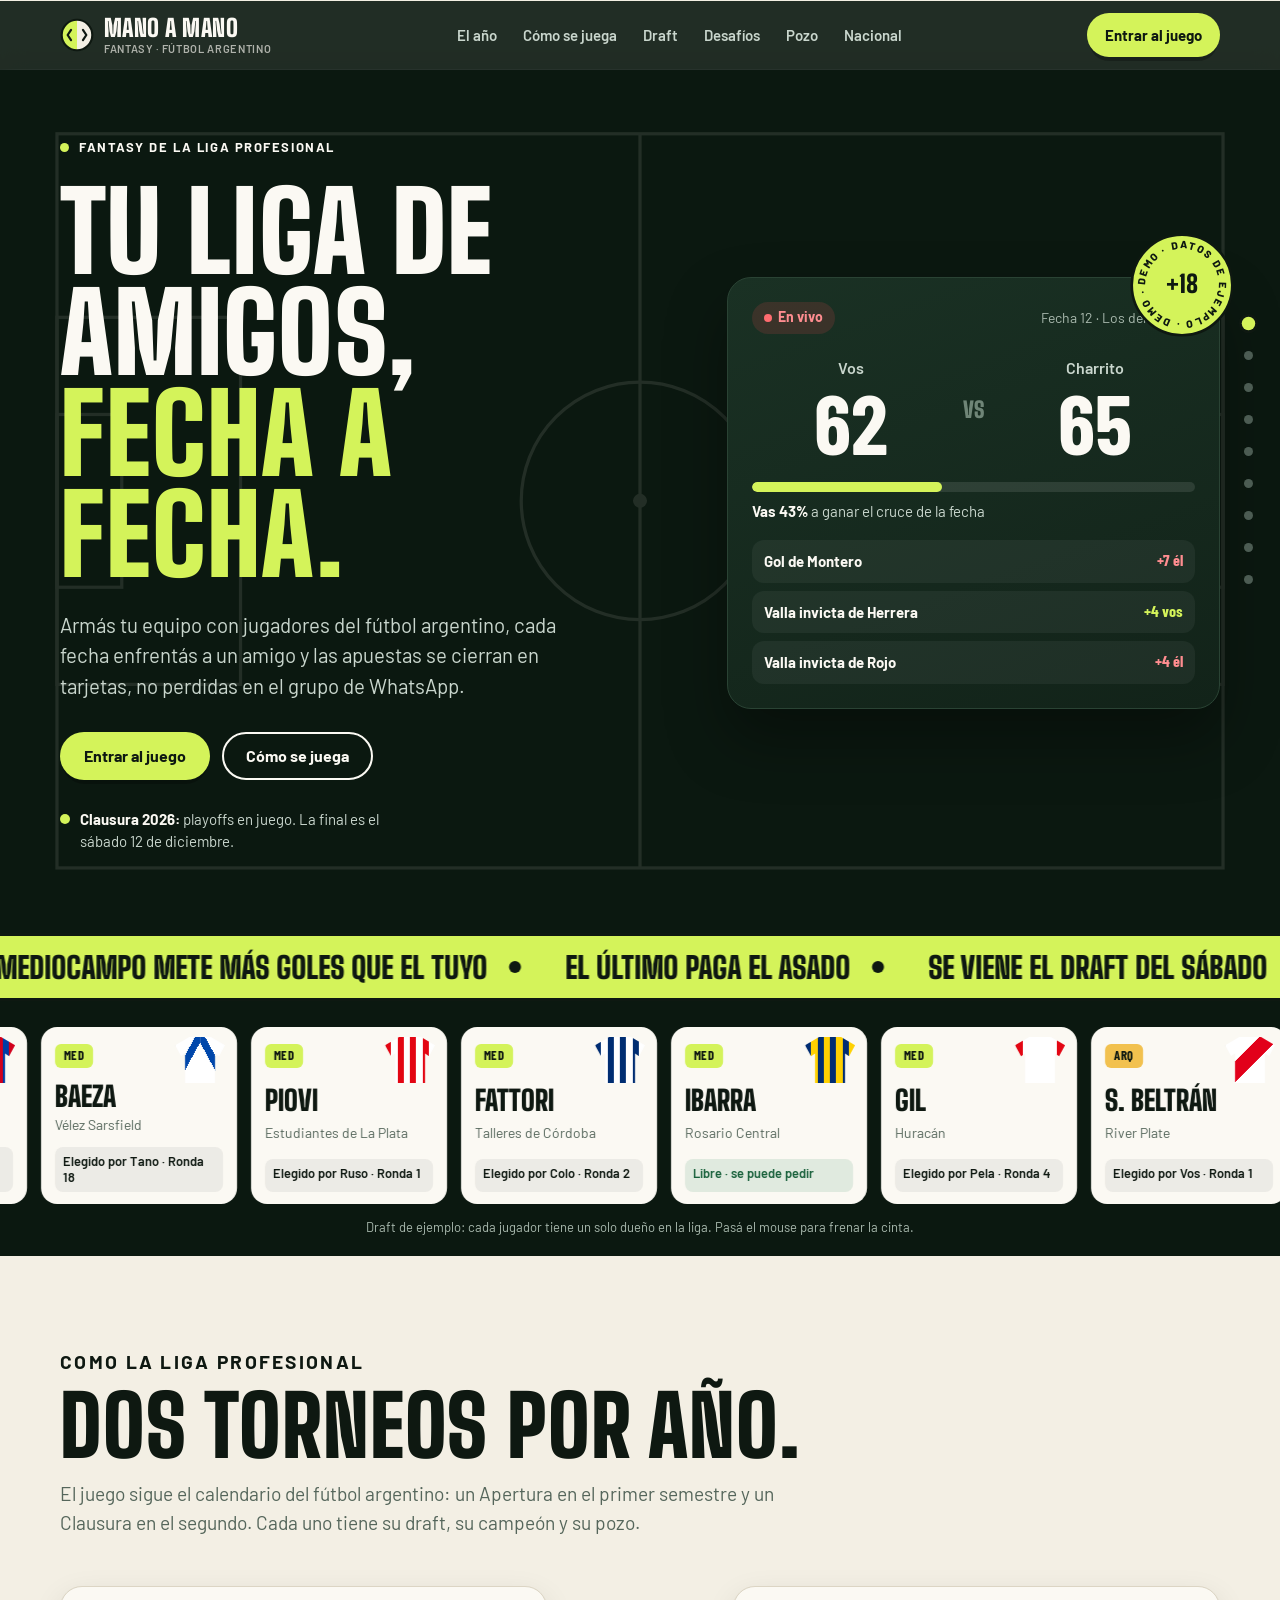
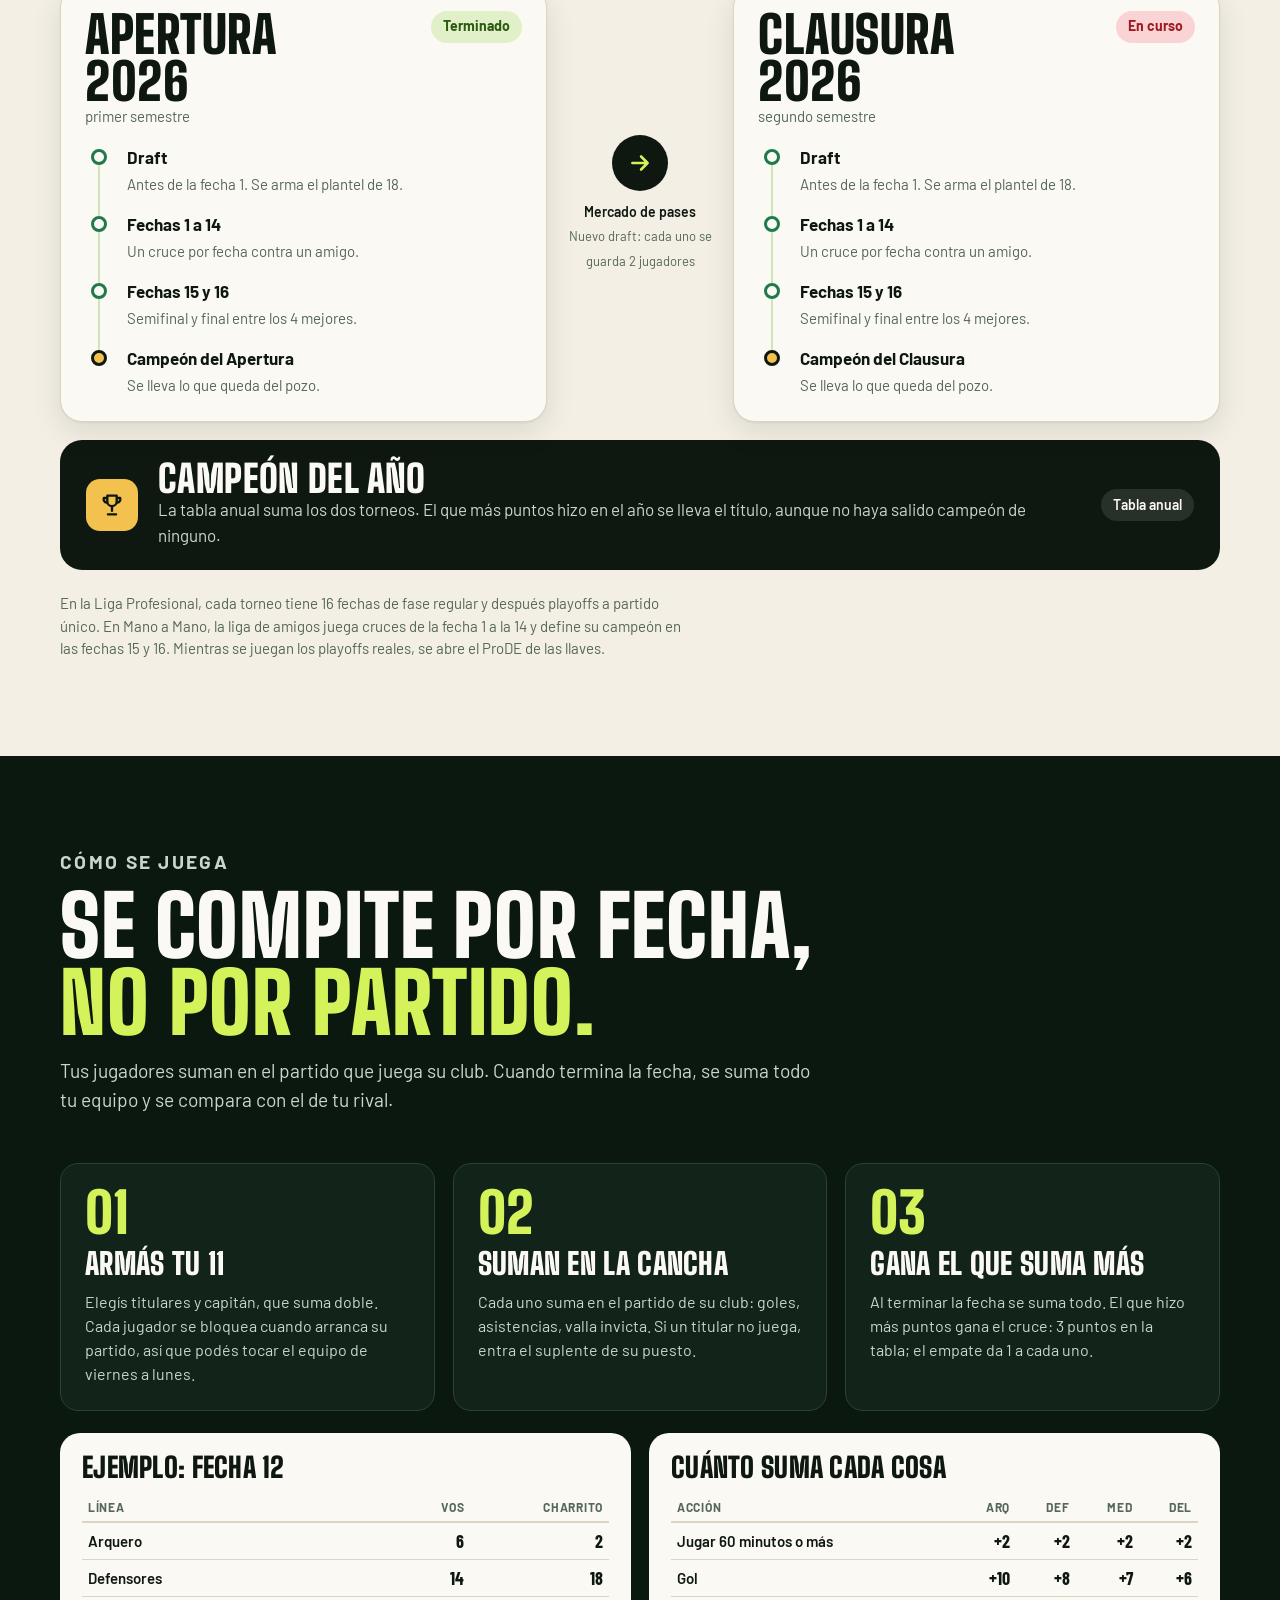
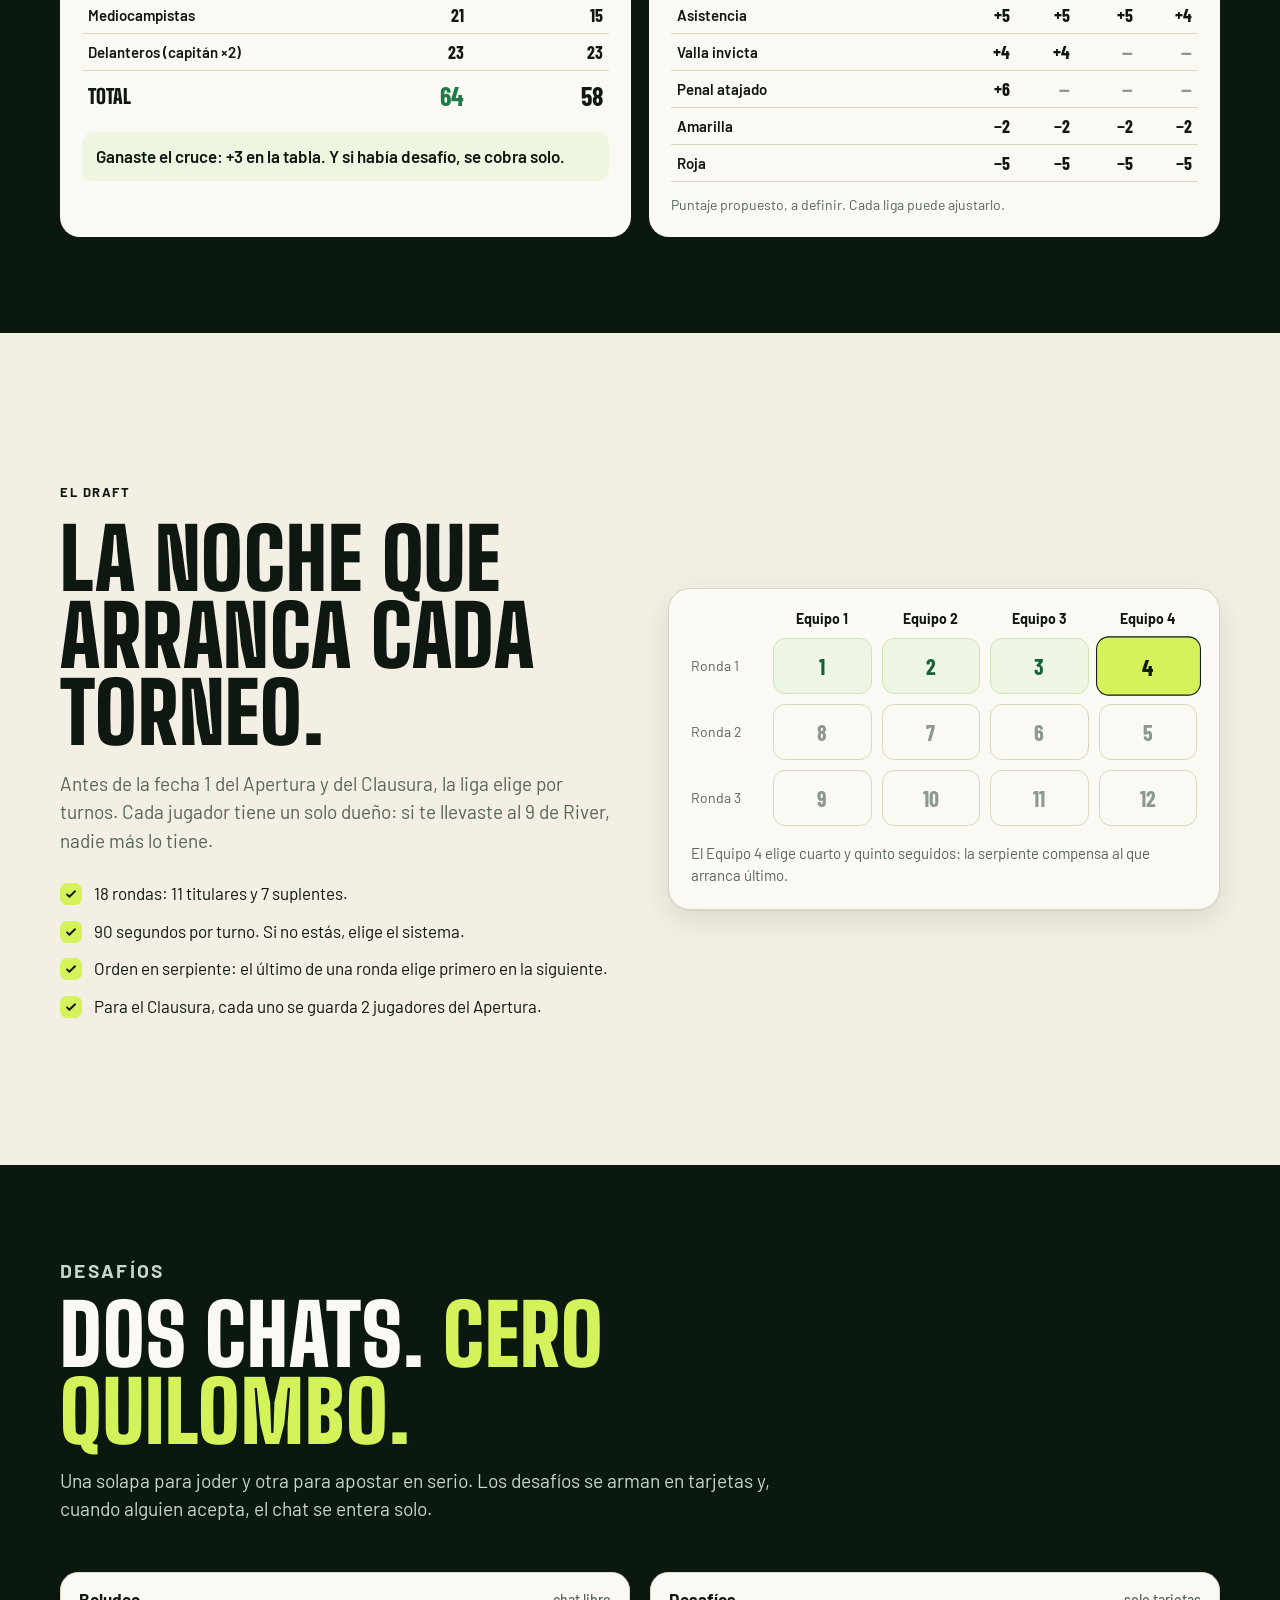
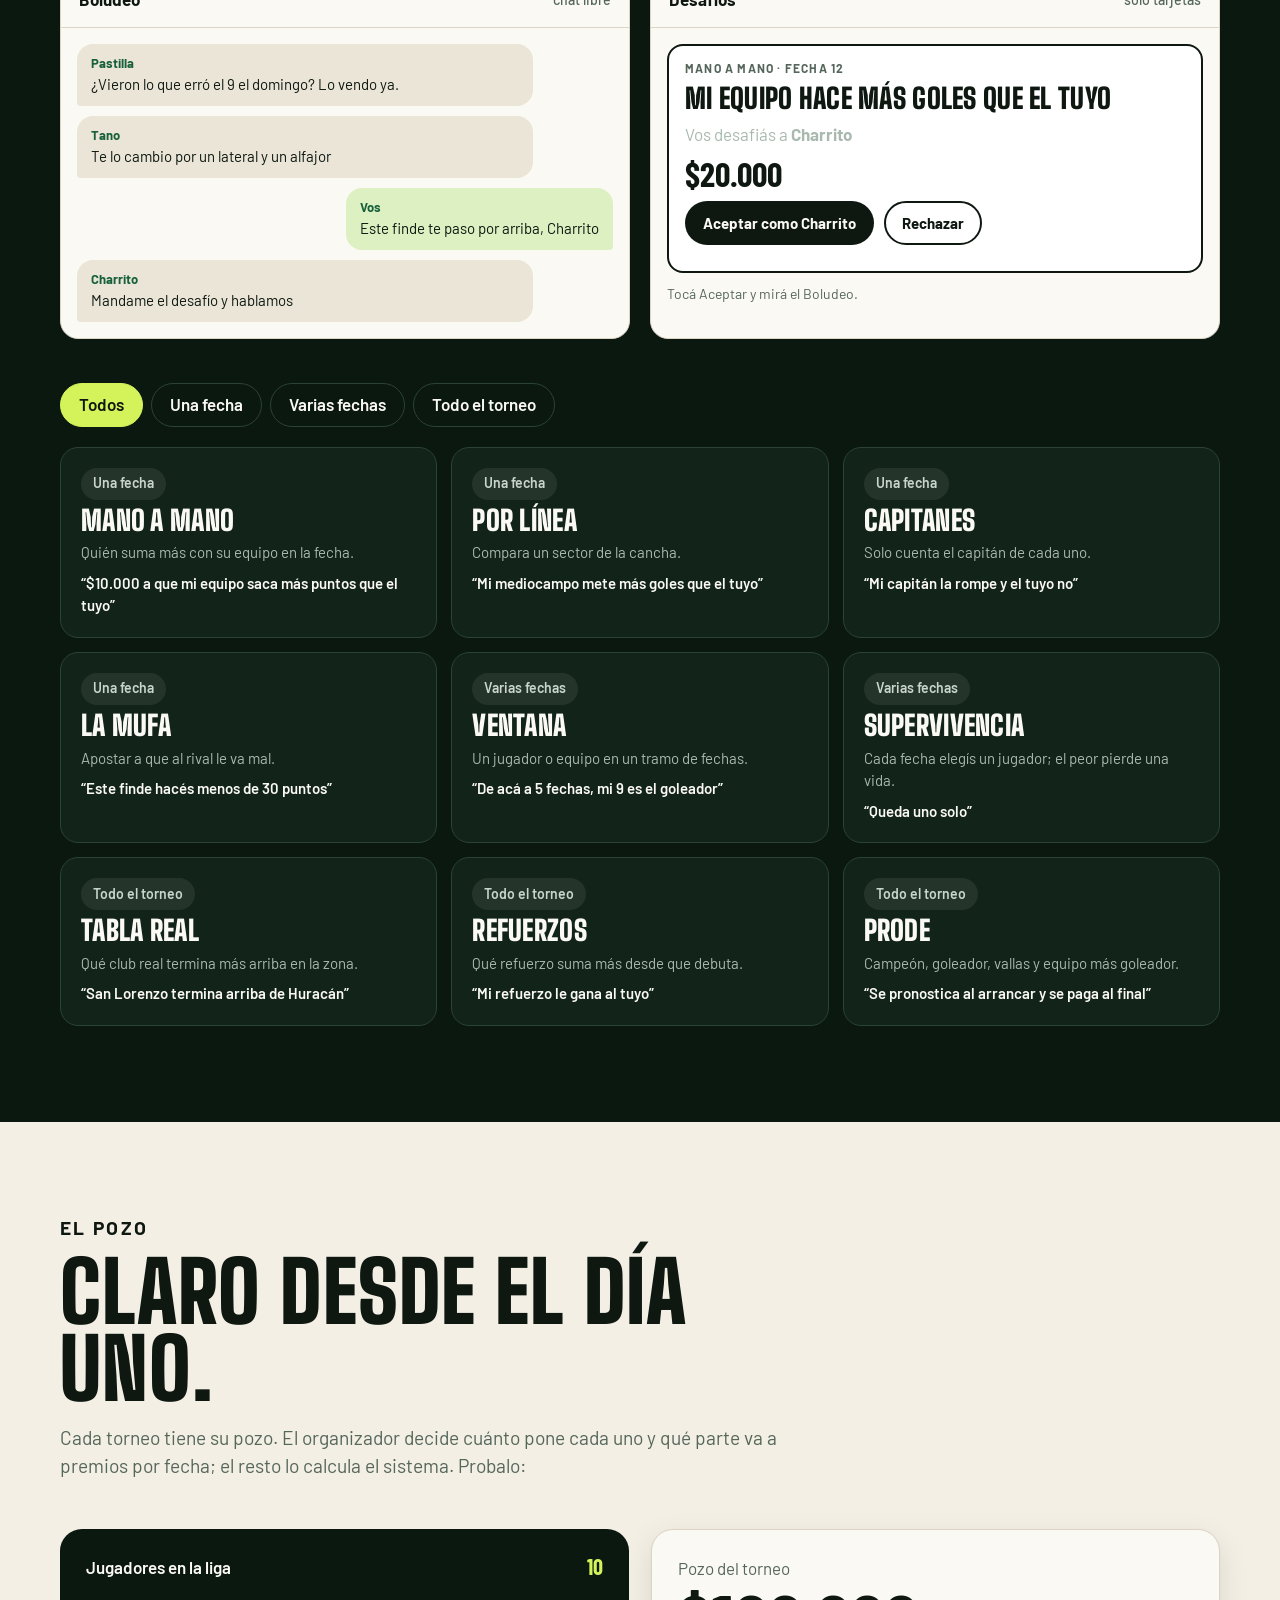
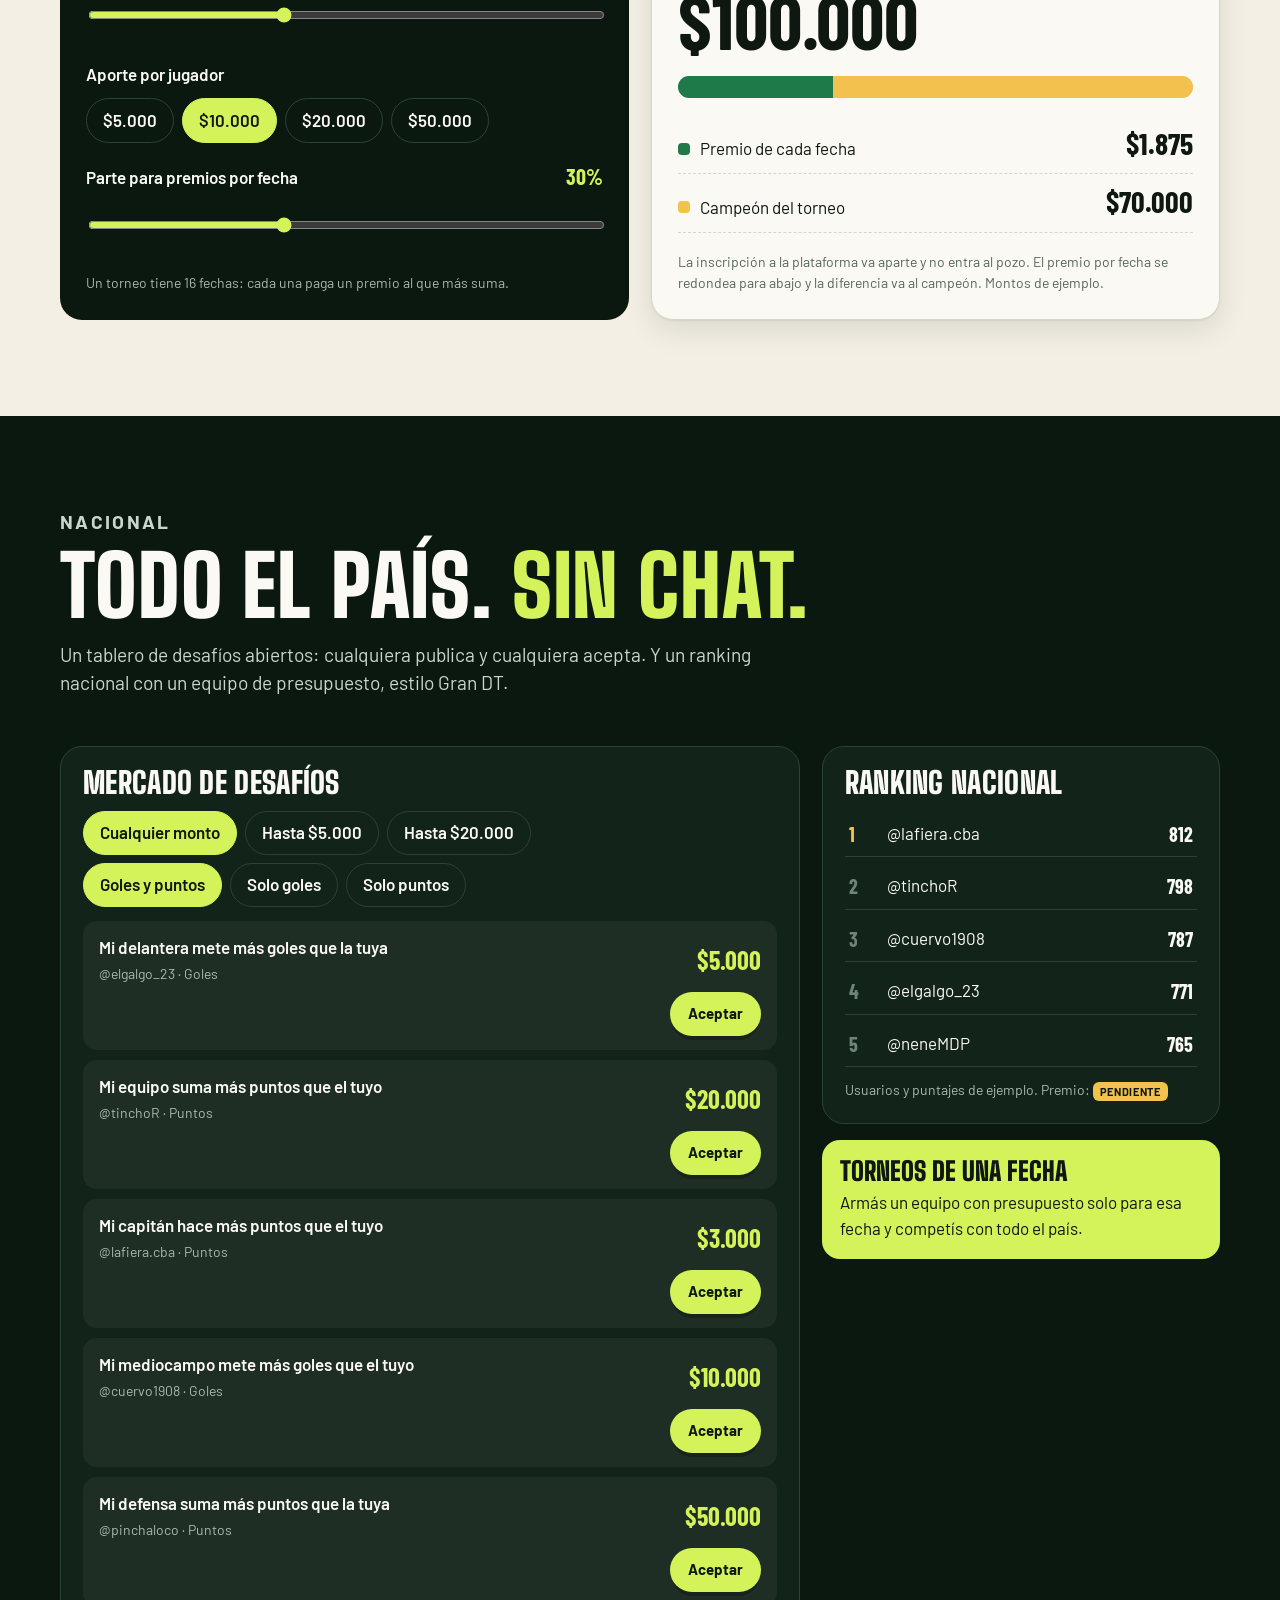
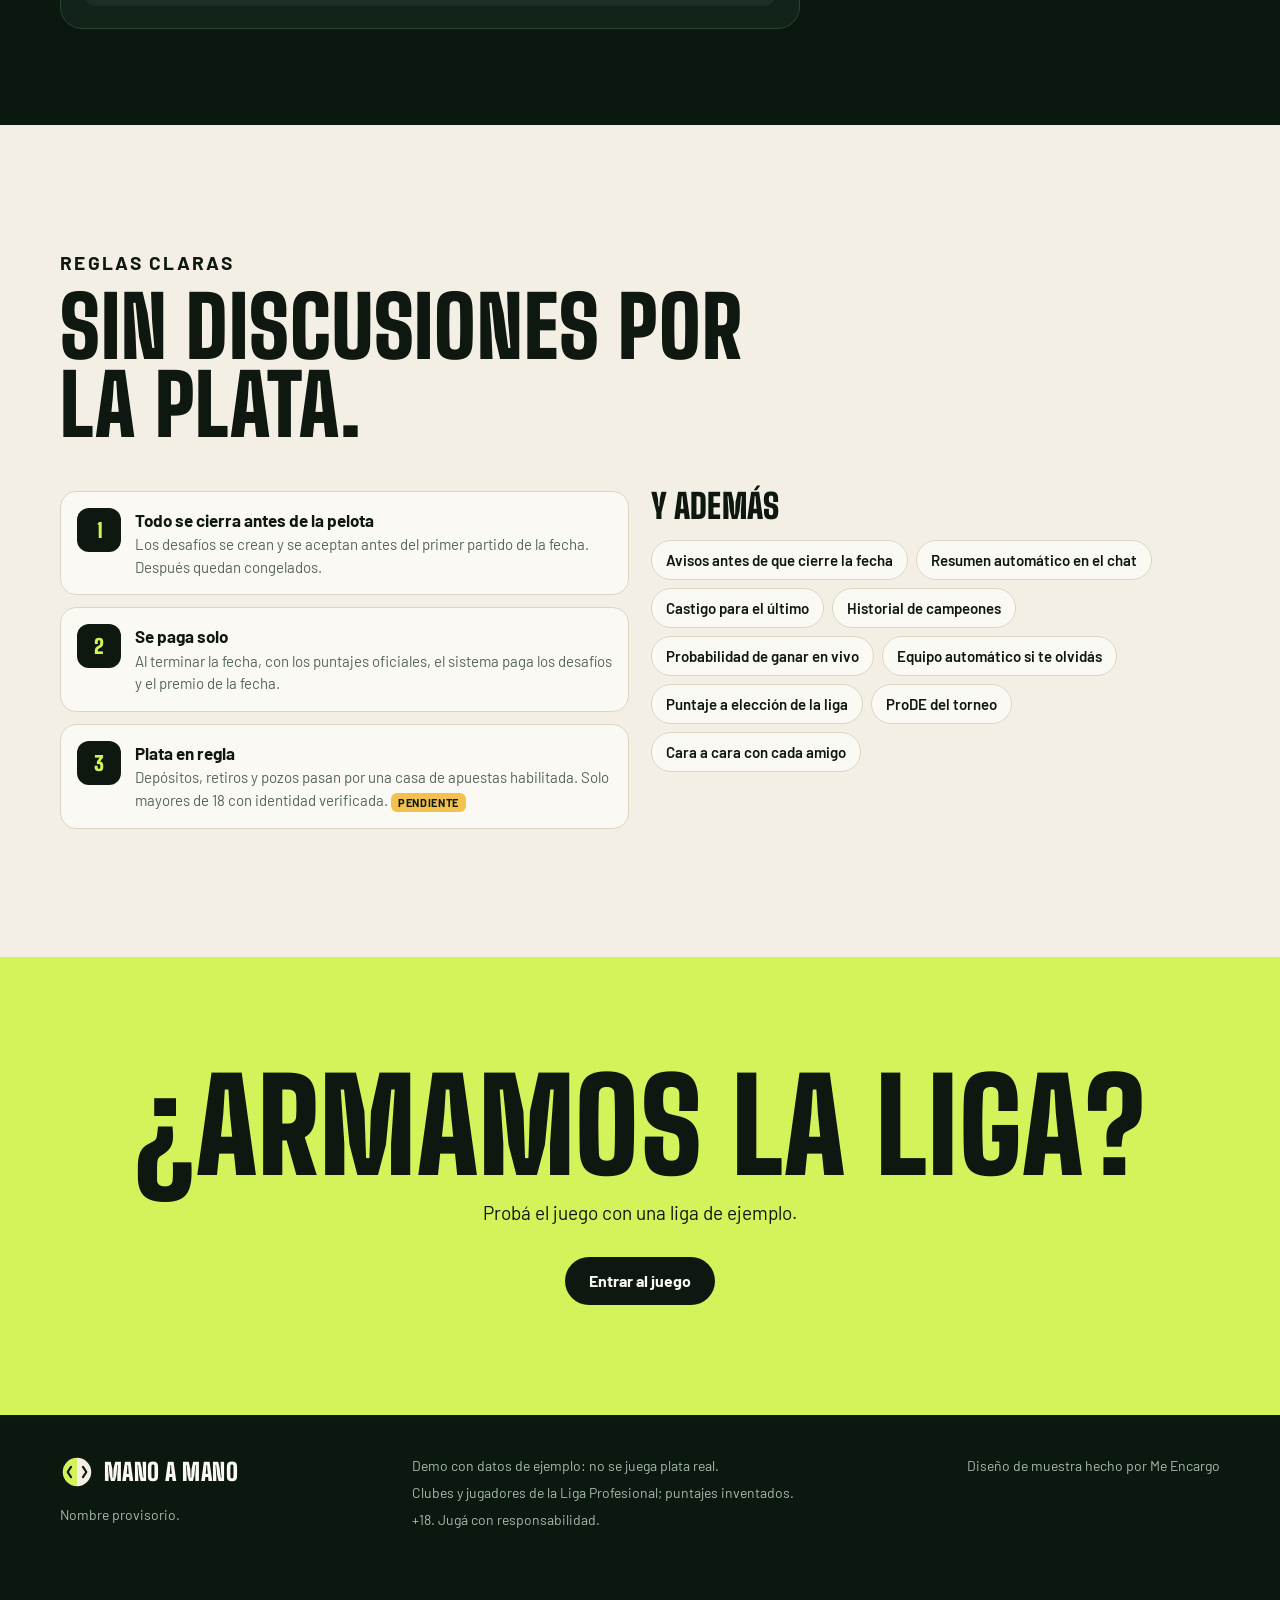
<file: mano-a-mano/index.html>
<!doctype html>
<html lang="es">
<head>
<meta charset="utf-8">
<meta name="viewport" content="width=device-width, initial-scale=1, viewport-fit=cover">
<meta name="robots" content="noindex">
<title>Mano a Mano · El fantasy del fútbol argentino</title>
<meta name="description" content="Fantasy de la Liga Profesional con Apertura y Clausura: draft en vivo, un cruce por fecha contra un amigo y desafíos mano a mano.">
<meta name="theme-color" content="#0B1810">
<link rel="preconnect" href="https://fonts.googleapis.com"><link rel="preconnect" href="https://fonts.gstatic.com" crossorigin>
<link href="https://fonts.googleapis.com/css2?family=Barlow+Condensed:wght@600;700&family=Barlow:wght@400;500;600;700&family=Big+Shoulders+Display:wght@800;900&display=swap" rel="stylesheet">
<link rel="stylesheet" href="base.css">
<style>
.wrap{width:min(1160px,100% - 32px);margin-inline:auto}
.s{position:relative;padding:96px 0}
.osc{background:var(--noche);color:var(--papel)}
.osc .gris{color:#A9B9AE}
.gris{color:var(--gris)}
.lima{color:var(--lima)}
.kicker{display:inline-flex;align-items:center;gap:10px;font:700 13px/1 var(--f-text);letter-spacing:.12em;text-transform:uppercase}
.kicker .dot{width:9px;height:9px;border-radius:50%;background:var(--lima);animation:latido 2s infinite}
@keyframes latido{0%{box-shadow:0 0 0 0 rgba(212,243,90,.55)}70%{box-shadow:0 0 0 10px rgba(212,243,90,0)}100%{box-shadow:0 0 0 0 rgba(212,243,90,0)}}
.cabeza{display:grid;gap:16px;margin-bottom:48px;max-width:760px}
.cabeza h2{font-size:clamp(46px,6.6vw,84px)}
.cabeza p{font-size:clamp(18px,1.5vw,20px)}
.osc .cabeza p{color:#C9D6CD}

/* Barra superior */
.top{position:sticky;top:0;z-index:40;background:rgba(11,24,16,.9);backdrop-filter:blur(12px);-webkit-backdrop-filter:blur(12px);color:var(--papel);border-bottom:1px solid rgba(255,255,255,.08)}
.top .wrap{display:flex;align-items:center;justify-content:space-between;gap:16px;height:68px}
.top nav{display:flex;gap:2px}
.top nav a{display:inline-flex;align-items:center;min-height:44px;padding:0 12px;border-radius:999px;font-weight:600;font-size:15px;text-decoration:none;color:#C9D6CD}
.top nav a:hover,.top nav a[aria-current=true]{color:var(--papel);background:rgba(255,255,255,.07)}
@media (max-width:1040px){.top nav{display:none}}
@media (max-width:520px){.top .btn{display:none}}

/* Portada */
.hero{min-height:calc(100svh - 68px);display:flex;align-items:center;overflow:hidden;padding:64px 0 80px}
.cancha-fondo{position:absolute;inset:0;opacity:.1;pointer-events:none}
.cancha-fondo svg{width:100%;height:100%}
.hero-grid{position:relative;display:grid;grid-template-columns:minmax(0,1.1fr) minmax(0,.9fr);gap:64px;align-items:center}
.hero h1{font-size:clamp(58px,8.6vw,118px);margin:22px 0 24px}
.hero .bajada{font-size:clamp(18px,1.6vw,21px);color:#C9D6CD;max-width:44ch}
.ctas{display:flex;flex-wrap:wrap;gap:12px;margin-top:30px}
.estado{display:flex;align-items:flex-start;gap:10px;margin-top:28px;font-size:15px;color:#C9D6CD;max-width:46ch}
.estado b{color:var(--papel)}
.estado .luz{width:10px;height:10px;margin-top:6px;border-radius:50%;background:var(--oro);flex:none}
.estado.en-juego .luz{background:var(--lima);animation:latido 2s infinite}
@media (max-width:900px){.hero-grid{grid-template-columns:1fr;gap:44px}}

.cruce{position:relative;background:linear-gradient(160deg,var(--noche-3),var(--noche-2));border:1px solid var(--linea-osc);border-radius:24px;padding:24px;box-shadow:0 30px 60px rgba(0,0,0,.35)}
.cruce-top{display:flex;justify-content:space-between;align-items:center;gap:10px;font-size:14px;color:#A9B9AE;flex-wrap:wrap}
.vivo-chip{background:rgba(229,72,77,.16);color:#FF8D90;font-weight:700}
.vivo-chip::before{content:"";width:8px;height:8px;border-radius:50%;background:#FF6B6F;animation:parpadeo 1.4s infinite}
@keyframes parpadeo{50%{opacity:.3}}
.marcador{display:grid;grid-template-columns:1fr auto 1fr;align-items:center;gap:12px;margin:22px 0 18px;text-align:center}
.marcador b{display:block;font-size:16px;color:#C9D6CD;font-weight:600}
.marcador .pts{display:block;font:700 clamp(64px,7vw,84px)/1 var(--f-num);color:var(--papel);transition:color .3s}
.marcador .pts.sube{color:var(--lima)}
.marcador .vs{font:900 22px/1 var(--f-display);color:#6F8577}
.prob-bar{height:10px;border-radius:99px;background:rgba(255,255,255,.1);overflow:hidden}
.prob-bar i{display:block;height:100%;background:var(--lima);border-radius:99px;transition:width .8s ease}
.prob p{margin-top:8px;font-size:15px;color:#C9D6CD}
.prob p b{color:var(--papel)}
.eventos{list-style:none;margin:18px 0 0;padding:0;display:grid;gap:8px;min-height:126px}
.eventos li{display:flex;justify-content:space-between;gap:12px;padding:10px 12px;border-radius:12px;background:rgba(255,255,255,.05);font-size:15px;animation:entra .5s ease}
.eventos li span{color:var(--lima);font:700 16px/1.2 var(--f-num);white-space:nowrap}
.eventos li.contra span{color:#FF8D90}
@keyframes entra{from{opacity:0;transform:translateY(-8px)}}
.sticker{position:absolute;top:-44px;right:-14px;width:104px;height:104px;animation:gira 16s linear infinite;z-index:2}
.sticker text{font:800 12px var(--f-text);letter-spacing:.2em;fill:var(--tinta)}
@keyframes gira{to{transform:rotate(360deg)}}
@media (max-width:520px){.sticker{width:84px;height:84px;top:-40px;right:-4px}}

/* Cintas */
.tira{background:var(--lima);color:var(--tinta);overflow:hidden;border-block:3px solid var(--tinta)}
.cinta{overflow:hidden;position:relative}
.cinta-in{display:flex;width:max-content;will-change:transform}
.ticker span{display:inline-flex;align-items:center;gap:22px;padding:16px 22px;font:900 clamp(22px,2.6vw,30px)/1 var(--f-display);text-transform:uppercase;white-space:nowrap}
.ticker span::after{content:"";width:12px;height:12px;border-radius:50%;background:var(--tinta)}
.jugadores{background:var(--noche);padding:26px 0 18px}
.jugadores .cinta-in{gap:14px;padding-inline:7px}
.jcard{width:196px;flex:none;background:var(--papel);border-radius:16px;padding:14px 14px 12px;display:grid;gap:4px;position:relative;overflow:hidden}
.jcard::before{content:"";position:absolute;top:10px;right:12px;width:50px;height:46px;background:var(--bg);clip-path:polygon(28% 0,72% 0,100% 18%,88% 42%,80% 36%,80% 100%,20% 100%,20% 36%,12% 42%,0 18%);filter:drop-shadow(0 1px 1px rgba(0,0,0,.4))}
.jcard-nom{font:900 28px/1 var(--f-display);text-transform:uppercase;margin-top:10px;position:relative}
.jcard-club{font-size:14px;color:var(--gris)}
.jcard-dueno{margin-top:8px;font:600 13px/1.3 var(--f-text);background:rgba(14,24,17,.06);border-radius:8px;padding:6px 8px}
.jcard-dueno.libre{background:rgba(31,122,74,.12);color:var(--cesped)}
.cinta-ayuda{font-size:13px;color:#A9B9AE;text-align:center;margin-top:14px;padding-inline:16px}
.sin-mov .cinta{overflow-x:auto}

/* El año */
.anio{display:grid;grid-template-columns:1fr auto 1fr;gap:18px;align-items:stretch}
.torneo{background:var(--papel);border:1px solid var(--linea);border-radius:22px;padding:24px;display:grid;gap:18px;align-content:start;box-shadow:var(--sombra)}
.torneo-h{display:flex;justify-content:space-between;align-items:flex-start;gap:12px;flex-wrap:wrap}
.torneo h3{font-size:clamp(36px,4vw,52px)}
.torneo .cuando{color:var(--gris);font-size:15px}
.etapa-chip{font-weight:700}
.etapa-chip.fin{background:#E1F0C9;color:#2D5A12}
.etapa-chip.vivo{background:#FAD4D5;color:#9E1C21}
.etapas{list-style:none;margin:0;padding:0;display:grid;gap:0}
.etapas li{display:grid;grid-template-columns:28px 1fr;gap:14px;position:relative;padding-bottom:16px}
.etapas li:last-child{padding-bottom:0}
.etapas li::before{content:"";width:16px;height:16px;border-radius:50%;margin:4px 0 0 6px;background:var(--papel);border:3px solid var(--cesped-2);z-index:1}
.etapas li::after{content:"";position:absolute;left:13px;top:20px;bottom:-4px;width:2px;background:#CFE5B8}
.etapas li:last-child::after{display:none}
.etapas li.copa::before{background:var(--oro);border-color:var(--tinta)}
.etapas b{display:block;font-size:17px}
.etapas span{color:var(--gris);font-size:15px}
.puente{display:grid;place-items:center;align-content:center;gap:10px;text-align:center;width:150px}
.puente .flecha{width:56px;height:56px;border-radius:50%;background:var(--tinta);color:var(--lima);display:grid;place-items:center}
.puente p{font-size:14px;font-weight:600}
.puente small{font-size:13px;color:var(--gris)}
.anual{margin-top:18px;display:grid;grid-template-columns:auto 1fr auto;gap:20px;align-items:center;background:var(--tinta);color:var(--papel);border-radius:22px;padding:22px 26px}
.anual .copa{width:52px;height:52px;border-radius:14px;background:var(--oro);display:grid;place-items:center}
.anual h3{font-size:clamp(28px,3vw,38px)}
.anual p{color:#C9D6CD}
.anual .chip{background:rgba(255,255,255,.1);color:var(--papel)}
.real{margin-top:22px;font-size:15px;color:var(--gris);max-width:80ch}
@media (max-width:900px){.anio{grid-template-columns:1fr}.puente{width:auto;grid-template-columns:auto 1fr;text-align:left;justify-items:start;padding:4px 8px}.puente .flecha{transform:rotate(90deg)}.anual{grid-template-columns:auto 1fr}.anual .chip{grid-column:1/-1;justify-self:start}}

/* Cómo se juega una fecha */
.pasos{display:grid;grid-template-columns:repeat(3,1fr);gap:18px}
.paso{border:1px solid var(--linea-osc);border-radius:var(--r);padding:24px;background:var(--noche-2);display:grid;gap:12px;align-content:start}
.paso .n{font:900 56px/.9 var(--f-display);color:var(--lima)}
.paso h3{font-size:30px}
.paso p{color:#C9D6CD;font-size:16px}
.fecha-ej{display:grid;grid-template-columns:minmax(0,1fr) minmax(0,1fr);gap:18px;margin-top:22px}
.boleta{background:var(--papel);color:var(--tinta);border-radius:20px;padding:22px}
.boleta h3{font-size:28px;margin-bottom:12px}
.boleta table{width:100%;border-collapse:collapse;font-size:15px}
.boleta th{font:700 12px/1 var(--f-text);letter-spacing:.06em;text-transform:uppercase;color:var(--gris);text-align:right;padding:8px 6px;border-bottom:2px solid var(--linea)}
.boleta th:first-child{text-align:left}
.boleta td{padding:9px 6px;border-bottom:1px solid var(--linea);text-align:right;font:700 18px/1 var(--f-num)}
.boleta td:first-child{text-align:left;font:600 15px/1.2 var(--f-text)}
.boleta tr.tot td{border-bottom:0;font-size:26px;padding-top:12px}
.boleta tr.tot td:first-child{font:900 20px/1 var(--f-display);text-transform:uppercase}
.boleta .gana{color:var(--cesped-2)}
.boleta .res{margin-top:14px;padding:12px 14px;border-radius:12px;background:#EEF6E2;font-weight:600}
.boleta td.cero{color:var(--gris-2)}
@media (max-width:900px){.pasos,.fecha-ej{grid-template-columns:1fr}}

/* Draft */
.dos-col{display:grid;grid-template-columns:minmax(0,1fr) minmax(0,1fr);gap:56px;align-items:center}
.lista-check{list-style:none;padding:0;margin:26px 0 0;display:grid;gap:12px}
.lista-check li{display:flex;gap:12px;align-items:flex-start;font-size:17px}
.lista-check li::before{content:"";flex:none;width:22px;height:22px;margin-top:2px;border-radius:7px;background:var(--lima) url("data:image/svg+xml,%3Csvg xmlns='http://www.w3.org/2000/svg' viewBox='0 0 20 20'%3E%3Cpath d='M5 10.5l3 3 7-7' fill='none' stroke='%230E1811' stroke-width='2.4' stroke-linecap='round' stroke-linejoin='round'/%3E%3C/svg%3E") center/16px no-repeat}
.serpiente{background:var(--papel);border:1px solid var(--linea);border-radius:22px;padding:22px;box-shadow:var(--sombra)}
.serp-grid{display:grid;grid-template-columns:72px repeat(4,1fr);gap:10px;align-items:center}
.serp-grid .cab{font:700 14px/1.2 var(--f-text);text-align:center}
.serp-grid .ron{font-size:14px;color:var(--gris)}
.serp-grid .c{min-height:56px;border-radius:12px;border:1.5px solid var(--linea);display:grid;place-items:center;font:700 22px/1 var(--f-num);color:var(--gris-2);transition:background .3s,color .3s,border-color .3s,transform .3s}
.serp-grid .c.hecho{background:#EDF6E2;color:var(--cesped);border-color:#CFE5B8}
.serp-grid .c.ahora{background:var(--lima);color:var(--tinta);border-color:var(--tinta);transform:scale(1.06)}
.serp-nota{margin-top:16px;font-size:15px;color:var(--gris)}
@media (max-width:900px){.dos-col{grid-template-columns:1fr;gap:36px}}
@media (max-width:420px){.serp-grid{grid-template-columns:54px repeat(4,1fr);gap:6px}.serp-grid .cab{font-size:12px}}

/* Desafíos */
.chats{display:grid;grid-template-columns:1fr 1fr;gap:20px}
.panel{background:var(--papel);color:var(--tinta);border:1px solid var(--linea);border-radius:var(--r);overflow:hidden;display:flex;flex-direction:column}
.panel-h{display:flex;align-items:center;justify-content:space-between;gap:10px;padding:14px 18px;border-bottom:1px solid var(--linea);font-weight:700}
.panel-h small{font-weight:500;color:var(--gris)}
.panel-b{padding:16px;display:grid;gap:10px;align-content:start;min-height:300px}
.msg{max-width:85%;padding:10px 14px;border-radius:16px 16px 16px 4px;background:#EAE5D7;font-size:15px}
.msg b{display:block;font-size:13px;color:var(--cesped)}
.msg.yo{justify-self:end;background:#DDF0C2;border-radius:16px 16px 4px 16px}
.msg.anuncio{max-width:100%;justify-self:stretch;background:var(--tinta);color:var(--papel);border-radius:14px;border-left:6px solid var(--lima);animation:entra .5s ease}
.msg.anuncio b{color:var(--lima)}
.desafio{border:2px solid var(--tinta);border-radius:16px;padding:16px;background:#fff;display:grid;gap:10px}
.desafio .tipo{font:700 12px/1 var(--f-text);letter-spacing:.1em;text-transform:uppercase;color:var(--gris)}
.desafio h3{font-size:28px;line-height:1}
.desafio .monto{font:700 34px/1 var(--f-num)}
.desafio .acciones{display:flex;gap:10px;flex-wrap:wrap}
.desafio.ok{border-color:var(--cesped);background:#F1F8EC}
.desafio.no{opacity:.6}
.estado-desafio{font-weight:700}
.nota{font-size:14px;color:var(--gris)}
.filtros{display:flex;flex-wrap:wrap;gap:8px;margin:44px 0 20px}
.filtros button{min-height:44px;padding:0 18px;border-radius:999px;border:1.5px solid var(--linea-osc);background:transparent;color:var(--papel);font-weight:600;cursor:pointer}
.filtros button[aria-pressed=true]{background:var(--lima);color:var(--tinta);border-color:var(--lima)}
.catalogo{display:grid;grid-template-columns:repeat(3,1fr);gap:14px}
.mod{background:var(--noche-2);border:1px solid var(--linea-osc);border-radius:var(--r);padding:20px;display:grid;gap:8px;align-content:start}
.mod .plazo{justify-self:start;background:rgba(255,255,255,.08);color:#C9D6CD}
.mod h3{font-size:28px}
.mod p{color:#A9B9AE;font-size:15px}
.mod q{display:block;font-weight:600;font-size:15px;quotes:"“" "”"}
.mod[hidden]{display:none}
@media (max-width:980px){.catalogo{grid-template-columns:1fr 1fr}}
@media (max-width:820px){.chats{grid-template-columns:1fr}.panel-b{min-height:0}}
@media (max-width:600px){.catalogo{grid-template-columns:1fr}}

/* Pozo */
.calc{display:grid;grid-template-columns:minmax(0,1fr) minmax(0,1fr);gap:22px;align-items:stretch}
.calc-in,.calc-out{border-radius:22px;padding:26px}
.calc-in{background:var(--noche);color:var(--papel);display:grid;gap:22px}
.campo{display:grid;gap:10px}
.campo label,.campo .lbl{display:flex;justify-content:space-between;gap:10px;font-weight:600}
.campo output{font:700 22px/1 var(--f-num);color:var(--lima)}
input[type=range]{width:100%;height:44px;accent-color:var(--lima);background:transparent}
.seg{display:flex;flex-wrap:wrap;gap:8px}
.seg button{min-height:44px;padding:0 16px;border-radius:999px;border:1.5px solid var(--linea-osc);background:transparent;color:var(--papel);font-weight:600;cursor:pointer}
.seg button[aria-pressed=true]{background:var(--lima);color:var(--tinta);border-color:var(--lima)}
.calc-out{background:var(--papel);border:1px solid var(--linea);display:grid;gap:18px;align-content:start;box-shadow:var(--sombra)}
.big{font:700 clamp(54px,6vw,76px)/1 var(--f-num)}
.reparto{display:flex;height:22px;border-radius:99px;overflow:hidden;background:#E7E1D2}
.reparto i{display:block;height:100%;transition:width .4s ease}
.reparto .rf{background:var(--cesped-2)}.reparto .rc{background:var(--oro)}
.fila{display:flex;justify-content:space-between;align-items:baseline;gap:12px;padding:12px 0;border-bottom:1px dashed var(--linea)}
.fila span{display:flex;align-items:center;gap:10px}
.fila span i{width:12px;height:12px;border-radius:4px;display:inline-block}
.fila b{font:700 30px/1 var(--f-num)}
@media (max-width:900px){.calc{grid-template-columns:1fr}}

/* Nacional */
.nac{display:grid;grid-template-columns:minmax(0,1.3fr) minmax(0,.7fr);gap:22px;align-items:start}
.caja{background:var(--noche-2);border:1px solid var(--linea-osc);border-radius:22px;padding:22px}
.caja h3{font-size:30px;margin-bottom:14px}
.feed{display:grid;gap:10px}
.oferta{display:grid;grid-template-columns:1fr auto;gap:6px 16px;align-items:center;padding:14px 16px;border-radius:14px;background:rgba(255,255,255,.05)}
.oferta p{font-weight:600}
.oferta small{color:#A9B9AE;font-size:14px}
.oferta .monto{font:700 26px/1 var(--f-num);color:var(--lima);text-align:right}
.oferta .btn{grid-column:2;justify-self:end}
.sel-fila{display:grid;gap:8px;margin-bottom:14px}
.rank{list-style:none;margin:0;padding:0;display:grid;gap:6px}
.rank li{display:grid;grid-template-columns:28px 1fr auto;gap:10px;align-items:center;padding:10px 4px;border-bottom:1px solid var(--linea-osc)}
.rank li b{font:700 20px/1 var(--f-num);color:#6F8577}
.rank li:first-child b{color:var(--oro)}
.rank li span:last-child{font:700 20px/1 var(--f-num)}
.unafecha{margin-top:16px;background:var(--lima);color:var(--tinta);border-radius:18px;padding:18px;display:grid;gap:6px}
.unafecha h4{margin:0;font:900 26px/1 var(--f-display);text-transform:uppercase}
.pend{display:inline-block;font:700 11px/1 var(--f-text);letter-spacing:.06em;background:var(--oro);color:var(--tinta);padding:4px 7px;border-radius:6px;vertical-align:middle}
@media (max-width:900px){.nac{grid-template-columns:1fr}}

/* Reglas y extras */
.re{display:grid;grid-template-columns:minmax(0,1fr) minmax(0,1fr);gap:22px}
.re-col{display:grid;gap:12px;align-content:start}
.re-col h3{font-size:34px;margin-bottom:6px}
.regla{display:grid;grid-template-columns:44px 1fr;gap:14px;align-items:start;padding:16px;border-radius:16px;background:var(--papel);border:1px solid var(--linea)}
.regla .ic{width:44px;height:44px;border-radius:12px;background:var(--tinta);color:var(--lima);display:grid;place-items:center;font:900 20px/1 var(--f-display)}
.regla b{display:block;font-size:17px}
.regla p{color:var(--gris);font-size:15px}
.extras{display:flex;flex-wrap:wrap;gap:8px}
.extras span{display:inline-flex;align-items:center;min-height:40px;padding:6px 14px;border-radius:999px;background:var(--papel);border:1px solid var(--linea);font-weight:600;font-size:15px}
@media (max-width:860px){.re{grid-template-columns:1fr}}

/* Cierre */
.final{background:var(--lima);text-align:center;padding:110px 0}
.final h2{font-size:clamp(56px,10vw,140px)}
.final p{font-size:19px;margin-top:14px}
.final .ctas{justify-content:center}
footer{background:var(--noche);color:#A9B9AE;padding:40px 0 110px;font-size:14px}
footer .wrap{display:flex;flex-wrap:wrap;gap:18px 40px;justify-content:space-between;align-items:flex-start}
footer .logo{color:var(--papel)}
footer p+p{margin-top:6px}

.flota{position:fixed;left:16px;right:16px;bottom:max(16px,env(safe-area-inset-bottom));z-index:50;display:none;transition:transform .3s ease}
.flota .btn{width:100%;min-height:54px;font-size:17px;box-shadow:0 10px 30px rgba(0,0,0,.35)}
.flota.oculta{transform:translateY(140%)}
@media (max-width:760px){.flota{display:block}}

.dots{position:fixed;right:18px;top:50%;transform:translateY(-50%);z-index:30;display:grid;gap:4px}
.dots a{display:grid;place-items:center;width:28px;height:28px}
.dots a i{width:9px;height:9px;border-radius:50%;background:rgba(120,140,128,.6);transition:transform .2s,background .2s}
.dots a[aria-current=true] i{background:var(--lima);transform:scale(1.5);box-shadow:0 0 0 2px var(--tinta)}
@media (max-width:1180px),(max-height:640px){.dots{display:none}}
@media (min-width:1181px) and (min-height:700px){
  html{scroll-snap-type:y proximity}
  .s{scroll-snap-align:start;scroll-margin-top:68px}
  .s:not(.final){min-height:calc(100svh - 68px);display:flex;flex-direction:column;justify-content:center}
}

.rev{opacity:0;transform:translateY(24px);transition:opacity .7s ease,transform .7s ease}
.rev.ve{opacity:1;transform:none}
@media (prefers-reduced-motion:reduce){.rev{opacity:1;transform:none}.sticker{animation:none}}
.toast{position:fixed;left:50%;bottom:90px;transform:translate(-50%,20px);opacity:0;z-index:60;background:var(--tinta);color:var(--papel);padding:12px 18px;border-radius:12px;font-weight:600;transition:opacity .25s,transform .25s;pointer-events:none;max-width:calc(100% - 32px);text-align:center}
.toast.ve{opacity:1;transform:translate(-50%,0)}
</style>
</head>
<body>
<a class="sr" href="#portada">Ir al contenido</a>

<header class="top">
  <div class="wrap">
    <a class="logo" href="#portada" aria-label="Mano a Mano, inicio">
      <svg viewBox="0 0 40 40" aria-hidden="true"><circle cx="20" cy="20" r="18" fill="#D4F35A"/><path d="M20 2a18 18 0 0 1 0 36z" fill="#F3EFE4"/><circle cx="20" cy="20" r="18" fill="none" stroke="#0E1811" stroke-width="2.5"/><path d="M13 14l-4 6 4 6M27 14l4 6-4 6" fill="none" stroke="#0E1811" stroke-width="2.6" stroke-linecap="round" stroke-linejoin="round"/></svg>
      <span>Mano a Mano<small>Fantasy · fútbol argentino</small></span>
    </a>
    <nav aria-label="Secciones" id="menu">
      <a href="#anio">El año</a><a href="#como">Cómo se juega</a><a href="#draft">Draft</a><a href="#desafios">Desafíos</a><a href="#pozo">Pozo</a><a href="#nacional">Nacional</a>
    </nav>
    <a class="btn btn-lima btn-chico" href="https://mano-a-mano-juego.vercel.app/" data-juego>Entrar al juego</a>
  </div>
</header>

<main>
<!-- 1. Portada -->
<section id="portada" class="s osc hero" data-titulo="Portada">
  <div class="cancha-fondo" aria-hidden="true">
    <svg viewBox="0 0 1200 800" preserveAspectRatio="xMidYMid slice" fill="none" stroke="#F3EFE4" stroke-width="3">
      <rect x="60" y="60" width="1080" height="680"/><line x1="600" y1="60" x2="600" y2="740"/><circle cx="600" cy="400" r="110"/><circle cx="600" cy="400" r="5" fill="#F3EFE4"/>
      <rect x="60" y="230" width="170" height="340"/><rect x="60" y="320" width="60" height="160"/><rect x="970" y="230" width="170" height="340"/><rect x="1080" y="320" width="60" height="160"/>
    </svg>
  </div>
  <div class="wrap hero-grid">
    <div class="rev">
      <p class="kicker"><span class="dot"></span>Fantasy de la Liga Profesional</p>
      <h1>Tu liga de amigos, <span class="lima">fecha a fecha.</span></h1>
      <p class="bajada">Armás tu equipo con jugadores del fútbol argentino, cada fecha enfrentás a un amigo y las apuestas se cierran en tarjetas, no perdidas en el grupo de WhatsApp.</p>
      <div class="ctas">
        <a class="btn btn-lima" href="https://mano-a-mano-juego.vercel.app/" data-juego>Entrar al juego</a>
        <a class="btn btn-borde" href="#como">Cómo se juega</a>
      </div>
      <p class="estado" id="estadoTorneo" aria-live="polite"><span class="luz"></span><span>Calculando…</span></p>
    </div>
    <div class="rev" style="position:relative">
      <svg class="sticker" viewBox="0 0 120 120" aria-hidden="true">
        <circle cx="60" cy="60" r="58" fill="#D4F35A" stroke="#0E1811" stroke-width="3"/>
        <defs><path id="circ" d="M60,60 m-42,0 a42,42 0 1,1 84,0 a42,42 0 1,1 -84,0"/></defs>
        <text><textPath href="#circ">DEMO · DATOS DE EJEMPLO · DEMO ·</textPath></text>
        <text x="60" y="69" text-anchor="middle" style="font:900 28px 'Big Shoulders Display';letter-spacing:0">+18</text>
      </svg>
      <article class="cruce" aria-label="Ejemplo de un cruce en vivo">
        <div class="cruce-top"><span class="chip vivo-chip">En vivo</span><span id="cruceFecha">Fecha 12 · Los del Sábado</span></div>
        <div class="marcador">
          <div><b>Vos</b><span class="pts num" id="ptsYo">58</span></div>
          <span class="vs">VS</span>
          <div><b>Charrito</b><span class="pts num" id="ptsEl">54</span></div>
        </div>
        <div class="prob">
          <div class="prob-bar" role="progressbar" aria-label="Probabilidad de ganar el cruce" aria-valuemin="0" aria-valuemax="100" aria-valuenow="58"><i id="probBar" style="width:58%"></i></div>
          <p><b id="probTxt">Vas 58%</b> a ganar el cruce de la fecha</p>
        </div>
        <ul class="eventos" id="eventos" aria-live="polite"></ul>
      </article>
    </div>
  </div>
</section>

<!-- Cintas en movimiento -->
<div class="tira ticker" aria-label="Lo que pasa en una liga">
  <div class="cinta" id="cintaFrases"><div class="cinta-in" id="frases"></div></div>
</div>
<div class="jugadores" aria-label="Jugadores de la Liga Profesional en un draft de ejemplo">
  <div class="cinta" id="cintaJug"><div class="cinta-in" id="jugStrip"></div></div>
  <p class="cinta-ayuda">Draft de ejemplo: cada jugador tiene un solo dueño en la liga. Pasá el mouse para frenar la cinta.</p>
</div>

<!-- 2. El año -->
<section id="anio" class="s" data-titulo="El año">
  <div class="wrap">
    <div class="cabeza rev">
      <p class="kicker">Como la Liga Profesional</p>
      <h2>Dos torneos por año.</h2>
      <p class="gris">El juego sigue el calendario del fútbol argentino: un Apertura en el primer semestre y un Clausura en el segundo. Cada uno tiene su draft, su campeón y su pozo.</p>
    </div>
    <div class="anio">
      <article class="torneo rev" id="tApertura"></article>
      <div class="puente rev" aria-hidden="false">
        <span class="flecha" aria-hidden="true"><svg viewBox="0 0 24 24" width="26" height="26" fill="none" stroke="currentColor" stroke-width="2.4" stroke-linecap="round" stroke-linejoin="round"><path d="M5 12h14M13 6l6 6-6 6"/></svg></span>
        <div><p>Mercado de pases</p><small>Nuevo draft: cada uno se guarda 2 jugadores</small></div>
      </div>
      <article class="torneo rev" id="tClausura"></article>
    </div>
    <div class="anual rev">
      <span class="copa" aria-hidden="true"><svg viewBox="0 0 24 24" width="28" height="28" fill="none" stroke="#0E1811" stroke-width="2" stroke-linecap="round" stroke-linejoin="round"><path d="M8 4h8v5a4 4 0 0 1-8 0zM8 6H5a3 3 0 0 0 3 4M16 6h3a3 3 0 0 1-3 4M12 13v4M8.5 20h7"/></svg></span>
      <div><h3>Campeón del año</h3><p>La tabla anual suma los dos torneos. El que más puntos hizo en el año se lleva el título, aunque no haya salido campeón de ninguno.</p></div>
      <span class="chip">Tabla anual</span>
    </div>
    <p class="real rev">En la Liga Profesional, cada torneo tiene 16 fechas de fase regular y después playoffs a partido único. En Mano a Mano, la liga de amigos juega cruces de la fecha 1 a la 14 y define su campeón en las fechas 15 y 16. Mientras se juegan los playoffs reales, se abre el ProDE de las llaves.</p>
  </div>
</section>

<!-- 3. Cómo se juega una fecha -->
<section id="como" class="s osc" data-titulo="Cómo se juega">
  <div class="wrap">
    <div class="cabeza rev">
      <p class="kicker">Cómo se juega</p>
      <h2>Se compite por fecha, <span class="lima">no por partido.</span></h2>
      <p>Tus jugadores suman en el partido que juega su club. Cuando termina la fecha, se suma todo tu equipo y se compara con el de tu rival.</p>
    </div>
    <div class="pasos">
      <article class="paso rev"><span class="n">01</span><h3>Armás tu 11</h3><p>Elegís titulares y capitán, que suma doble. Cada jugador se bloquea cuando arranca su partido, así que podés tocar el equipo de viernes a lunes.</p></article>
      <article class="paso rev"><span class="n">02</span><h3>Suman en la cancha</h3><p>Cada uno suma en el partido de su club: goles, asistencias, valla invicta. Si un titular no juega, entra el suplente de su puesto.</p></article>
      <article class="paso rev"><span class="n">03</span><h3>Gana el que suma más</h3><p>Al terminar la fecha se suma todo. El que hizo más puntos gana el cruce: 3 puntos en la tabla; el empate da 1 a cada uno.</p></article>
    </div>
    <div class="fecha-ej">
      <div class="boleta rev">
        <h3>Ejemplo: Fecha 12</h3>
        <table aria-label="Puntos por línea de cada equipo">
          <thead><tr><th>Línea</th><th>Vos</th><th>Charrito</th></tr></thead>
          <tbody>
            <tr><td>Arquero</td><td>6</td><td>2</td></tr>
            <tr><td>Defensores</td><td>14</td><td>18</td></tr>
            <tr><td>Mediocampistas</td><td>21</td><td>15</td></tr>
            <tr><td>Delanteros (capitán ×2)</td><td>23</td><td>23</td></tr>
            <tr class="tot"><td>Total</td><td class="gana">64</td><td>58</td></tr>
          </tbody>
        </table>
        <p class="res">Ganaste el cruce: +3 en la tabla. Y si había desafío, se cobra solo.</p>
      </div>
      <div class="boleta rev">
        <h3>Cuánto suma cada cosa</h3>
        <table id="tablaPuntaje" aria-label="Puntaje por acción y posición"></table>
        <p class="nota" style="margin-top:12px">Puntaje propuesto, a definir. Cada liga puede ajustarlo.</p>
      </div>
    </div>
  </div>
</section>

<!-- 4. Draft -->
<section id="draft" class="s" data-titulo="Draft">
  <div class="wrap dos-col">
    <div class="rev">
      <p class="kicker">El draft</p>
      <h2 style="font-size:clamp(46px,6.6vw,84px);margin-top:16px">La noche que arranca cada torneo.</h2>
      <p class="gris" style="font-size:19px;margin-top:18px">Antes de la fecha 1 del Apertura y del Clausura, la liga elige por turnos. Cada jugador tiene un solo dueño: si te llevaste al 9 de River, nadie más lo tiene.</p>
      <ul class="lista-check">
        <li>18 rondas: 11 titulares y 7 suplentes.</li>
        <li>90 segundos por turno. Si no estás, elige el sistema.</li>
        <li>Orden en serpiente: el último de una ronda elige primero en la siguiente.</li>
        <li>Para el Clausura, cada uno se guarda 2 jugadores del Apertura.</li>
      </ul>
    </div>
    <div class="serpiente rev" aria-label="Orden en serpiente de un draft de 4 equipos y 3 rondas">
      <div class="serp-grid" id="serp"></div>
      <p class="serp-nota">El Equipo 4 elige cuarto y quinto seguidos: la serpiente compensa al que arranca último.</p>
    </div>
  </div>
</section>

<!-- 5. Desafíos -->
<section id="desafios" class="s osc" data-titulo="Desafíos">
  <div class="wrap">
    <div class="cabeza rev">
      <p class="kicker">Desafíos</p>
      <h2>Dos chats. <span class="lima">Cero quilombo.</span></h2>
      <p>Una solapa para joder y otra para apostar en serio. Los desafíos se arman en tarjetas y, cuando alguien acepta, el chat se entera solo.</p>
    </div>
    <div class="chats rev">
      <div class="panel">
        <div class="panel-h">Boludeo <small>chat libre</small></div>
        <div class="panel-b" id="boludeo" aria-live="polite">
          <div class="msg"><b>Pastilla</b>¿Vieron lo que erró el 9 el domingo? Lo vendo ya.</div>
          <div class="msg"><b>Tano</b>Te lo cambio por un lateral y un alfajor</div>
          <div class="msg yo"><b>Vos</b>Este finde te paso por arriba, Charrito</div>
          <div class="msg"><b>Charrito</b>Mandame el desafío y hablamos</div>
        </div>
      </div>
      <div class="panel">
        <div class="panel-h">Desafíos <small>solo tarjetas</small></div>
        <div class="panel-b">
          <article class="desafio" id="tarjeta">
            <span class="tipo" id="tTipo"></span>
            <h3 id="tTxt"></h3>
            <p class="gris" id="tRival"></p>
            <span class="monto num" id="tMonto"></span>
            <div class="acciones" id="tAcc">
              <button class="btn btn-osc btn-chico" id="tSi">Aceptar</button>
              <button class="btn btn-borde btn-chico" id="tNo">Rechazar</button>
            </div>
            <p class="estado-desafio" id="tEstado" aria-live="polite"></p>
          </article>
          <p class="nota">Tocá Aceptar y mirá el Boludeo.</p>
        </div>
      </div>
    </div>
    <div class="filtros rev" role="group" aria-label="Filtrar desafíos por plazo" id="filtros">
      <button type="button" data-f="todos" aria-pressed="true">Todos</button>
      <button type="button" data-f="fecha" aria-pressed="false">Una fecha</button>
      <button type="button" data-f="varias" aria-pressed="false">Varias fechas</button>
      <button type="button" data-f="torneo" aria-pressed="false">Todo el torneo</button>
    </div>
    <div class="catalogo" id="catalogo"></div>
  </div>
</section>

<!-- 6. Pozo -->
<section id="pozo" class="s" data-titulo="Pozo">
  <div class="wrap">
    <div class="cabeza rev">
      <p class="kicker">El pozo</p>
      <h2>Claro desde el día uno.</h2>
      <p class="gris">Cada torneo tiene su pozo. El organizador decide cuánto pone cada uno y qué parte va a premios por fecha; el resto lo calcula el sistema. Probalo:</p>
    </div>
    <div class="calc rev">
      <div class="calc-in">
        <div class="campo"><label for="cJug">Jugadores en la liga <output id="oJug" for="cJug">10</output></label><input id="cJug" type="range" min="4" max="20" value="10"></div>
        <div class="campo"><span class="lbl" id="lAporte">Aporte por jugador</span>
          <div class="seg" role="group" aria-labelledby="lAporte" id="cAporte">
            <button type="button" data-v="5000" aria-pressed="false">$5.000</button><button type="button" data-v="10000" aria-pressed="true">$10.000</button><button type="button" data-v="20000" aria-pressed="false">$20.000</button><button type="button" data-v="50000" aria-pressed="false">$50.000</button>
          </div>
        </div>
        <div class="campo"><label for="cPct">Parte para premios por fecha <output id="oPct" for="cPct">30%</output></label><input id="cPct" type="range" min="0" max="80" step="5" value="30"></div>
        <p style="font-size:14px;color:#A9B9AE">Un torneo tiene 16 fechas: cada una paga un premio al que más suma.</p>
      </div>
      <div class="calc-out" aria-live="polite">
        <div><p class="gris">Pozo del torneo</p><p class="big num" id="rPozo">$100.000</p></div>
        <div class="reparto" aria-hidden="true"><i class="rf" id="barF"></i><i class="rc" id="barC"></i></div>
        <div>
          <div class="fila"><span><i style="background:var(--cesped-2)"></i>Premio de cada fecha</span><b class="num" id="rFecha">$1.875</b></div>
          <div class="fila"><span><i style="background:var(--oro)"></i>Campeón del torneo</span><b class="num" id="rCamp">$70.000</b></div>
        </div>
        <p class="nota">La inscripción a la plataforma va aparte y no entra al pozo. El premio por fecha se redondea para abajo y la diferencia va al campeón. Montos de ejemplo.</p>
      </div>
    </div>
  </div>
</section>

<!-- 7. Nacional -->
<section id="nacional" class="s osc" data-titulo="Nacional">
  <div class="wrap">
    <div class="cabeza rev">
      <p class="kicker">Nacional</p>
      <h2>Todo el país. <span class="lima">Sin chat.</span></h2>
      <p>Un tablero de desafíos abiertos: cualquiera publica y cualquiera acepta. Y un ranking nacional con un equipo de presupuesto, estilo Gran DT.</p>
    </div>
    <div class="nac rev">
      <div class="caja">
        <h3>Mercado de desafíos</h3>
        <div class="sel-fila">
          <div class="seg" role="group" aria-label="Monto máximo" id="fMonto">
            <button type="button" data-v="0" aria-pressed="true">Cualquier monto</button><button type="button" data-v="5000" aria-pressed="false">Hasta $5.000</button><button type="button" data-v="20000" aria-pressed="false">Hasta $20.000</button>
          </div>
          <div class="seg" role="group" aria-label="Medida" id="fMedida">
            <button type="button" data-v="todas" aria-pressed="true">Goles y puntos</button><button type="button" data-v="goles" aria-pressed="false">Solo goles</button><button type="button" data-v="puntos" aria-pressed="false">Solo puntos</button>
          </div>
        </div>
        <div class="feed" id="feed" aria-live="polite"></div>
      </div>
      <div>
        <div class="caja">
          <h3>Ranking nacional</h3>
          <ol class="rank" id="rank"></ol>
          <p class="gris" style="font-size:14px;margin-top:12px">Usuarios y puntajes de ejemplo. Premio: <span class="pend">PENDIENTE</span></p>
        </div>
        <div class="unafecha"><h4>Torneos de una fecha</h4><p>Armás un equipo con presupuesto solo para esa fecha y competís con todo el país.</p></div>
      </div>
    </div>
  </div>
</section>

<!-- 8. Reglas y extras -->
<section id="reglas" class="s" data-titulo="Reglas">
  <div class="wrap">
    <div class="cabeza rev">
      <p class="kicker">Reglas claras</p>
      <h2>Sin discusiones por la plata.</h2>
    </div>
    <div class="re">
      <div class="re-col rev">
        <div class="regla"><span class="ic">1</span><div><b>Todo se cierra antes de la pelota</b><p>Los desafíos se crean y se aceptan antes del primer partido de la fecha. Después quedan congelados.</p></div></div>
        <div class="regla"><span class="ic">2</span><div><b>Se paga solo</b><p>Al terminar la fecha, con los puntajes oficiales, el sistema paga los desafíos y el premio de la fecha.</p></div></div>
        <div class="regla"><span class="ic">3</span><div><b>Plata en regla</b><p>Depósitos, retiros y pozos pasan por una casa de apuestas habilitada. Solo mayores de 18 con identidad verificada. <span class="pend">PENDIENTE</span></p></div></div>
      </div>
      <div class="re-col rev">
        <h3>Y además</h3>
        <div class="extras">
          <span>Avisos antes de que cierre la fecha</span><span>Resumen automático en el chat</span><span>Castigo para el último</span><span>Historial de campeones</span><span>Probabilidad de ganar en vivo</span><span>Equipo automático si te olvidás</span><span>Puntaje a elección de la liga</span><span>ProDE del torneo</span><span>Cara a cara con cada amigo</span>
        </div>
      </div>
    </div>
  </div>
</section>

<!-- 9. Cierre -->
<section class="final" id="final" data-titulo="Cierre">
  <div class="wrap rev">
    <h2>¿Armamos la liga?</h2>
    <p>Probá el juego con una liga de ejemplo.</p>
    <div class="ctas"><a class="btn btn-osc" href="https://mano-a-mano-juego.vercel.app/" data-juego>Entrar al juego</a></div>
  </div>
</section>
</main>

<footer>
  <div class="wrap">
    <div>
      <span class="logo"><svg viewBox="0 0 40 40" aria-hidden="true"><circle cx="20" cy="20" r="18" fill="#D4F35A"/><path d="M20 2a18 18 0 0 1 0 36z" fill="#F3EFE4"/><circle cx="20" cy="20" r="18" fill="none" stroke="#0E1811" stroke-width="2.5"/><path d="M13 14l-4 6 4 6M27 14l4 6-4 6" fill="none" stroke="#0E1811" stroke-width="2.6" stroke-linecap="round" stroke-linejoin="round"/></svg>Mano a Mano</span>
      <p style="margin-top:10px">Nombre provisorio.</p>
    </div>
    <div>
      <p>Demo con datos de ejemplo: no se juega plata real.</p>
      <p>Clubes y jugadores de la Liga Profesional; puntajes inventados.</p>
      <p>+18. Jugá con responsabilidad.</p>
    </div>
    <div><p>Diseño de muestra hecho por Me Encargo</p></div>
  </div>
</footer>

<div class="flota" id="flota"><a class="btn btn-lima" href="https://mano-a-mano-juego.vercel.app/" data-juego>Entrar al juego</a></div>
<nav class="dots" id="dots" aria-label="Pantallas de la presentación"></nav>
<div class="toast" id="toast" role="status"></div>

<script src="datos.js"></script>
<script>
(function(){
  const D = window.MAM;
  const $ = (s, el=document) => el.querySelector(s);
  const $$ = (s, el=document) => [...el.querySelectorAll(s)];
  const quieto = matchMedia('(prefers-reduced-motion: reduce)').matches;
  const pesos = n => '$' + Math.round(n).toLocaleString('es-AR');
  const esc = s => String(s).replace(/[&<>"]/g, c => ({'&':'&amp;','<':'&lt;','>':'&gt;','"':'&quot;'}[c]));
  const club = n => D.clubes[n] || {corto:n, c1:'#ccc', c2:'#999', bg:'#ccc'};
  function toast(t){ const el = $('#toast'); el.textContent = t; el.classList.add('ve'); clearTimeout(toast.t); toast.t = setTimeout(()=>el.classList.remove('ve'), 2600); }

  /* El juego vive aparte: en local apunta al servidor de prueba */
  if(['localhost','127.0.0.1'].includes(location.hostname)) $$('[data-juego]').forEach(a => a.href = 'http://localhost:5181/');

  /* Estado real del torneo (hora de Buenos Aires, UTC-3) */
  function estadoTorneo(){
    const T = D.torneo, el = $('#estadoTorneo');
    const hoy = new Date(Date.now() - 3*3600e3).toISOString().slice(0,10);
    const dias = iso => Math.round((Date.parse(iso) - Date.parse(hoy)) / 864e5);
    const dia = iso => { const [a,m,d] = iso.split('-').map(Number); return ['domingo','lunes','martes','miércoles','jueves','viernes','sábado'][new Date(Date.UTC(a,m-1,d)).getUTCDay()] + ' ' + d + ' de ' + ['enero','febrero','marzo','abril','mayo','junio','julio','agosto','septiembre','octubre','noviembre','diciembre'][m-1]; };
    let txt, vivo = false;
    if(hoy < T.octavos){ const n = dias(T.octavos); txt = `<b>${T.nombre}:</b> terminó la fase regular. Los octavos de final arrancan el ${dia(T.octavos)} · ${n === 1 ? 'falta 1 día' : `faltan <b>${n} días</b>`}.`; }
    else if(hoy <= T.final){ vivo = true; txt = hoy === T.final ? `<b>${T.nombre}:</b> hoy se juega la final.` : `<b>${T.nombre}:</b> playoffs en juego. La final es el ${dia(T.final)}.`; }
    else txt = `<b>${T.nombre}</b> terminado. Se viene el Apertura.`;
    el.classList.toggle('en-juego', vivo);
    el.innerHTML = `<span class="luz"></span><span>${txt}</span>`;
  }
  estadoTorneo(); setInterval(estadoTorneo, 60000);
  $('#cruceFecha').textContent = `Fecha ${D.torneo.fechaActual} · ${D.liga.nombre}`;

  /* Cruce en vivo de la portada */
  const miEquipo = D.jugadores.filter((j,i) => i%3===0).slice(0,8), suEquipo = D.jugadores.filter((j,i) => i%3===1).slice(0,8);
  let yo = 58, el = 54, nEv = 0;
  const acciones = [['Gol',7],['Asistencia',5],['Valla invicta',4],['Penal atajado',6],['Amarilla',-2]];
  function evento(){
    if(++nEv > 22){ nEv = 1; yo = 58; el = 54; $('#ptsYo').textContent = yo; $('#ptsEl').textContent = el; $('#eventos').innerHTML = ''; }
    const mio = Math.random() < .55, eq = mio ? miEquipo : suEquipo, j = eq[Math.floor(Math.random()*eq.length)];
    if(!j) return;
    let a = acciones[Math.floor(Math.random()*acciones.length)];
    if(a[0]==='Valla invicta' && !['ARQ','DEF'].includes(j.pos)) a = acciones[0];
    if(a[0]==='Penal atajado' && j.pos!=='ARQ') a = acciones[1];
    if(mio) yo += a[1]; else el += a[1];
    const p = Math.max(5, Math.min(95, Math.round(50 + (yo-el)*2.2)));
    const box = mio ? $('#ptsYo') : $('#ptsEl');
    box.textContent = mio ? yo : el; box.classList.add('sube'); setTimeout(()=>box.classList.remove('sube'), 700);
    $('#probBar').style.width = p + '%'; $('#probBar').parentElement.setAttribute('aria-valuenow', p); $('#probTxt').textContent = 'Vas ' + p + '%';
    const li = document.createElement('li'); if(!mio) li.className = 'contra';
    li.innerHTML = `<b>${esc(a[0])} de ${esc(j.corto)}</b><span>${a[1]>0?'+':''}${a[1]} ${mio?'vos':'él'}</span>`;
    const ul = $('#eventos'); ul.prepend(li); while(ul.children.length > 3) ul.lastChild.remove();
  }
  for(let i = 0; i < 3; i++) evento();
  if(!quieto) setInterval(evento, 4200);

  /* Cintas */
  $('#frases').innerHTML = [...D.frases, ...D.frases].map((f,i) => `<span${i >= D.frases.length ? ' aria-hidden="true"' : ''}>${esc(f)}</span>`).join('');
  const cards = D.jugadores.slice(0, 40).map((j,i) => {
    const c = club(j.club), libre = i % 5 === 3;
    const due = libre ? '<span class="jcard-dueno libre">Libre · se puede pedir</span>' : `<span class="jcard-dueno">Elegido por ${esc(D.amigos[i % D.amigos.length])} · Ronda ${1 + (i % 18)}</span>`;
    return `<article class="jcard" style="--bg:${c.bg}"><div><span class="pos pos-${j.pos}">${j.pos}</span></div><b class="jcard-nom">${esc(j.corto)}</b><span class="jcard-club">${esc(j.club)}</span>${due}</article>`;
  }).join('');
  $('#jugStrip').innerHTML = cards + cards.replace(/<article /g, '<article aria-hidden="true" ');
  function cinta(caja, vel){
    const inner = caja.firstElementChild; let x = 0, extra = 0, pausa = false, ancho = 0, ultimo = performance.now();
    const medir = () => { ancho = inner.scrollWidth / 2; }; medir(); addEventListener('resize', medir);
    caja.addEventListener('mouseenter', () => pausa = true); caja.addEventListener('mouseleave', () => pausa = false);
    caja.addEventListener('focusin', () => pausa = true); caja.addEventListener('focusout', () => pausa = false);
    (function paso(t){ const dt = Math.min(50, t - ultimo); ultimo = t;
      if(!pausa && ancho){ x -= Math.sign(vel) * (Math.abs(vel) + extra) * dt / 1000; if(x <= -ancho) x += ancho; if(x > 0) x -= ancho; inner.style.transform = `translate3d(${x}px,0,0)`; }
      extra *= .94; requestAnimationFrame(paso); })(ultimo);
    return { empujar(v){ extra = Math.min(700, extra + v); } };
  }
  if(quieto) document.body.classList.add('sin-mov');
  else { const cs = [cinta($('#cintaFrases'), 70), cinta($('#cintaJug'), -45)]; let y0 = scrollY;
    addEventListener('scroll', () => { const d = Math.abs(scrollY - y0); y0 = scrollY; cs.forEach(c => c.empujar(d * 1.6)); }, {passive:true}); }

  /* El año: Apertura y Clausura */
  const T = D.temporada, n = D.torneo.fechaActual;
  function torneoCard(t){
    const termino = t.estado === 'terminado';
    const chip = termino ? '<span class="chip etapa-chip fin">Terminado</span>' : '<span class="chip etapa-chip vivo">En curso</span>';
    return `<div class="torneo-h"><div><h3>${t.nombre.replace(' ', '<br>')}</h3><p class="cuando">${t.cuando}</p></div>${chip}</div>
      <ol class="etapas">
        <li><div><b>Draft</b><span>Antes de la fecha 1. Se arma el plantel de 18.</span></div></li>
        <li><div><b>Fechas 1 a ${T.fechasCruces}</b><span>Un cruce por fecha contra un amigo.</span></div></li>
        <li><div><b>Fechas ${T.fechasPlayoffs[0]} y ${T.fechasPlayoffs[1]}</b><span>Semifinal y final entre los 4 mejores.</span></div></li>
        <li class="copa"><div><b>Campeón ${t.id === 'apertura' ? 'del Apertura' : 'del Clausura'}</b><span>Se lleva lo que queda del pozo.</span></div></li>
      </ol>`;
  }
  $('#tApertura').innerHTML = torneoCard(T.torneos[0]); $('#tClausura').innerHTML = torneoCard(T.torneos[1]);

  /* Tabla de puntaje */
  $('#tablaPuntaje').innerHTML = '<thead><tr><th>Acción</th><th>ARQ</th><th>DEF</th><th>MED</th><th>DEL</th></tr></thead><tbody>' +
    D.puntaje.map(r => `<tr><td>${esc(r[0])}</td>${r.slice(1).map(v => `<td class="${v === 0 ? 'cero' : ''}">${v === 0 ? '—' : (v > 0 ? '+' : '−') + Math.abs(v)}</td>`).join('')}</tr>`).join('') + '</tbody>';

  /* Desafío de ejemplo */
  const ejemplos = [
    {tipo:'Mano a mano', txt:'Mi equipo hace más goles que el tuyo', rival:'Charrito', monto:20000},
    {tipo:'Por línea', txt:'Mi mediocampo suma más que el tuyo', rival:'Pastilla', monto:10000},
    {tipo:'La mufa', txt:'Te apuesto a que hacés menos de 30 puntos', rival:'Tano', monto:5000},
    {tipo:'Capitanes', txt:'Mi capitán suma más que el tuyo', rival:'Ruso', monto:15000}
  ];
  let iDes = 0;
  function pintarDesafio(){
    const e = ejemplos[iDes % ejemplos.length];
    $('#tTipo').textContent = `${e.tipo} · Fecha ${n}`; $('#tTxt').textContent = e.txt;
    $('#tRival').innerHTML = `Vos desafiás a <b>${esc(e.rival)}</b>`; $('#tMonto').textContent = pesos(e.monto);
    $('#tSi').textContent = `Aceptar como ${e.rival}`; $('#tSi').hidden = false; $('#tNo').hidden = false;
    $('#tarjeta').className = 'desafio'; $('#tEstado').textContent = '';
    const otro = $('#tOtro'); if(otro) otro.remove();
  }
  function resolver(ok){
    const e = ejemplos[iDes % ejemplos.length];
    $('#tSi').hidden = true; $('#tNo').hidden = true; $('#tarjeta').classList.add(ok ? 'ok' : 'no');
    $('#tEstado').textContent = ok ? `${e.rival} aceptó. Queda cerrado hasta el final de la fecha.` : `${e.rival} lo rechazó. Se libera el monto.`;
    if(ok){
      const m = document.createElement('div'); m.className = 'msg anuncio';
      m.innerHTML = `<b>Desafío aceptado</b>${esc(e.rival)} aceptó tu desafío de ${pesos(e.monto)}: “${esc(e.txt)}”.`; $('#boludeo').append(m);
      setTimeout(() => { const r = document.createElement('div'); r.className = 'msg'; r.innerHTML = '<b>Pastilla</b>Uhhh se pudrió todo'; $('#boludeo').append(r); }, 900);
    }
    const b = document.createElement('button'); b.className = 'btn btn-borde btn-chico'; b.id = 'tOtro'; b.textContent = 'Mandar otro desafío';
    b.onclick = () => { iDes++; pintarDesafio(); $('#tSi').focus(); }; $('#tAcc').append(b);
  }
  $('#tSi').onclick = () => resolver(true); $('#tNo').onclick = () => resolver(false); pintarDesafio();

  /* Catálogo */
  const mods = [
    ['fecha','Una fecha','Mano a mano','Quién suma más con su equipo en la fecha.','$10.000 a que mi equipo saca más puntos que el tuyo'],
    ['fecha','Una fecha','Por línea','Compara un sector de la cancha.','Mi mediocampo mete más goles que el tuyo'],
    ['fecha','Una fecha','Capitanes','Solo cuenta el capitán de cada uno.','Mi capitán la rompe y el tuyo no'],
    ['fecha','Una fecha','La mufa','Apostar a que al rival le va mal.','Este finde hacés menos de 30 puntos'],
    ['varias','Varias fechas','Ventana','Un jugador o equipo en un tramo de fechas.','De acá a 5 fechas, mi 9 es el goleador'],
    ['varias','Varias fechas','Supervivencia','Cada fecha elegís un jugador; el peor pierde una vida.','Queda uno solo'],
    ['torneo','Todo el torneo','Tabla real','Qué club real termina más arriba en la zona.','San Lorenzo termina arriba de Huracán'],
    ['torneo','Todo el torneo','Refuerzos','Qué refuerzo suma más desde que debuta.','Mi refuerzo le gana al tuyo'],
    ['torneo','Todo el torneo','ProDE','Campeón, goleador, vallas y equipo más goleador.','Se pronostica al arrancar y se paga al final']
  ];
  $('#catalogo').innerHTML = mods.map(m => `<article class="mod rev" data-f="${m[0]}"><span class="chip plazo">${m[1]}</span><h3>${m[2]}</h3><p>${m[3]}</p><q>${esc(m[4])}</q></article>`).join('');
  $$('#filtros button').forEach(b => b.onclick = () => { $$('#filtros button').forEach(x => x.setAttribute('aria-pressed', x === b)); $$('#catalogo .mod').forEach(m => m.hidden = !(b.dataset.f === 'todos' || m.dataset.f === b.dataset.f)); });

  /* Serpiente del draft */
  const serp = $('#serp');
  serp.innerHTML = '<span></span>' + [1,2,3,4].map(k => `<span class="cab">Equipo ${k}</span>`).join('');
  [[1,2,3,4],[8,7,6,5],[9,10,11,12]].forEach((fila, r) => serp.insertAdjacentHTML('beforeend', `<span class="ron">Ronda ${r+1}</span>` + fila.map(k => `<span class="c" data-n="${k}">${k}</span>`).join('')));
  const celdas = $$('.c', serp);
  if(quieto) celdas.forEach(c => c.classList.add('hecho'));
  else { let k = 0; setInterval(() => { k = k % 13 + 1; celdas.forEach(c => { const v = +c.dataset.n; c.classList.toggle('hecho', v < k); c.classList.toggle('ahora', v === k); }); }, 750); }

  /* Pozo */
  let aporte = 10000; const FEC = D.temporada.fechasRegular;
  function calc(){
    const jug = +$('#cJug').value, pct = +$('#cPct').value;
    $('#oJug').textContent = jug; $('#oPct').textContent = pct + '%';
    const pozo = jug * aporte, pf = Math.floor(pozo * pct / 100 / FEC), camp = pozo - pf * FEC;
    $('#rPozo').textContent = pesos(pozo); $('#rFecha').textContent = pesos(pf); $('#rCamp').textContent = pesos(camp);
    $('#barF').style.width = (pf * FEC / pozo * 100) + '%'; $('#barC').style.width = (camp / pozo * 100) + '%';
  }
  ['#cJug','#cPct'].forEach(s => $(s).addEventListener('input', calc));
  $$('#cAporte button').forEach(b => b.onclick = () => { $$('#cAporte button').forEach(x => x.setAttribute('aria-pressed', x === b)); aporte = +b.dataset.v; calc(); });
  calc();

  /* Nacional */
  const ofertas = [
    {u:'@elgalgo_23', txt:'Mi delantera mete más goles que la tuya', med:'goles', monto:5000},
    {u:'@tinchoR', txt:'Mi equipo suma más puntos que el tuyo', med:'puntos', monto:20000},
    {u:'@lafiera.cba', txt:'Mi capitán hace más puntos que el tuyo', med:'puntos', monto:3000},
    {u:'@cuervo1908', txt:'Mi mediocampo mete más goles que el tuyo', med:'goles', monto:10000},
    {u:'@pinchaloco', txt:'Mi defensa suma más puntos que la tuya', med:'puntos', monto:50000}
  ];
  let fM = 0, fMed = 'todas';
  function feed(){
    const lista = ofertas.filter(o => (!fM || o.monto <= fM) && (fMed === 'todas' || o.med === fMed));
    $('#feed').innerHTML = lista.length ? lista.map(o => `<div class="oferta"><div><p>${esc(o.txt)}</p><small>${esc(o.u)} · ${o.med === 'goles' ? 'Goles' : 'Puntos'}</small></div><span class="monto num">${pesos(o.monto)}</span><button type="button" class="btn btn-lima btn-chico" data-acepta>Aceptar</button></div>`).join('') : '<p class="gris">No hay desafíos con ese filtro.</p>';
    $$('#feed [data-acepta]').forEach(b => b.onclick = () => toast('En la demo no se mueve plata. En el juego, el desafío queda cerrado.'));
  }
  $$('#fMonto button').forEach(b => b.onclick = () => { $$('#fMonto button').forEach(x => x.setAttribute('aria-pressed', x === b)); fM = +b.dataset.v; feed(); });
  $$('#fMedida button').forEach(b => b.onclick = () => { $$('#fMedida button').forEach(x => x.setAttribute('aria-pressed', x === b)); fMed = b.dataset.v; feed(); });
  feed();
  $('#rank').innerHTML = [['@lafiera.cba',812],['@tinchoR',798],['@cuervo1908',787],['@elgalgo_23',771],['@neneMDP',765]].map((r,i) => `<li><b>${i+1}</b><span>${esc(r[0])}</span><span class="num">${r[1]}</span></li>`).join('');

  /* Aparición, puntos de navegación, teclado y botón flotante */
  const io = new IntersectionObserver(es => es.forEach(e => { if(e.isIntersecting){ e.target.classList.add('ve'); io.unobserve(e.target); } }), {threshold:.12});
  $$('.rev').forEach(x => io.observe(x));
  const secciones = $$('main > section');
  $('#dots').innerHTML = secciones.map(s => `<a href="#${s.id}" aria-label="${esc(s.dataset.titulo)}"><i></i></a>`).join('');
  const dots = $$('#dots a'), menu = $$('#menu a');
  const io2 = new IntersectionObserver(es => es.forEach(e => { if(e.isIntersecting){ const h = '#' + e.target.id; dots.forEach(d => d.setAttribute('aria-current', d.getAttribute('href') === h)); menu.forEach(d => d.setAttribute('aria-current', d.getAttribute('href') === h)); } }), {threshold:.45});
  secciones.forEach(s => io2.observe(s));
  addEventListener('keydown', e => {
    if(e.target.closest('input,select,textarea,button,a,[contenteditable]') || e.metaKey || e.ctrlKey || e.altKey) return;
    const sig = ['ArrowDown','PageDown'].includes(e.key), ant = ['ArrowUp','PageUp'].includes(e.key);
    if(!sig && !ant) return;
    const y = scrollY + 80; let actual = 0;
    secciones.forEach((s, i) => { if(s.offsetTop <= y + 10) actual = i; });
    const destino = sig ? Math.min(secciones.length - 1, actual + 1) : Math.max(0, secciones[actual].offsetTop < y - 120 ? actual : actual - 1);
    e.preventDefault(); secciones[destino].scrollIntoView({behavior: quieto ? 'auto' : 'smooth'});
  });
  const flota = $('#flota');
  const io3 = new IntersectionObserver(es => { es.forEach(e => e.target._ve = e.isIntersecting); flota.classList.toggle('oculta', [$('#portada'), $('#final')].some(s => s._ve)); }, {threshold:.15});
  [$('#portada'), $('#final')].forEach(s => io3.observe(s));
})();
</script>
</body>
</html>
</file>
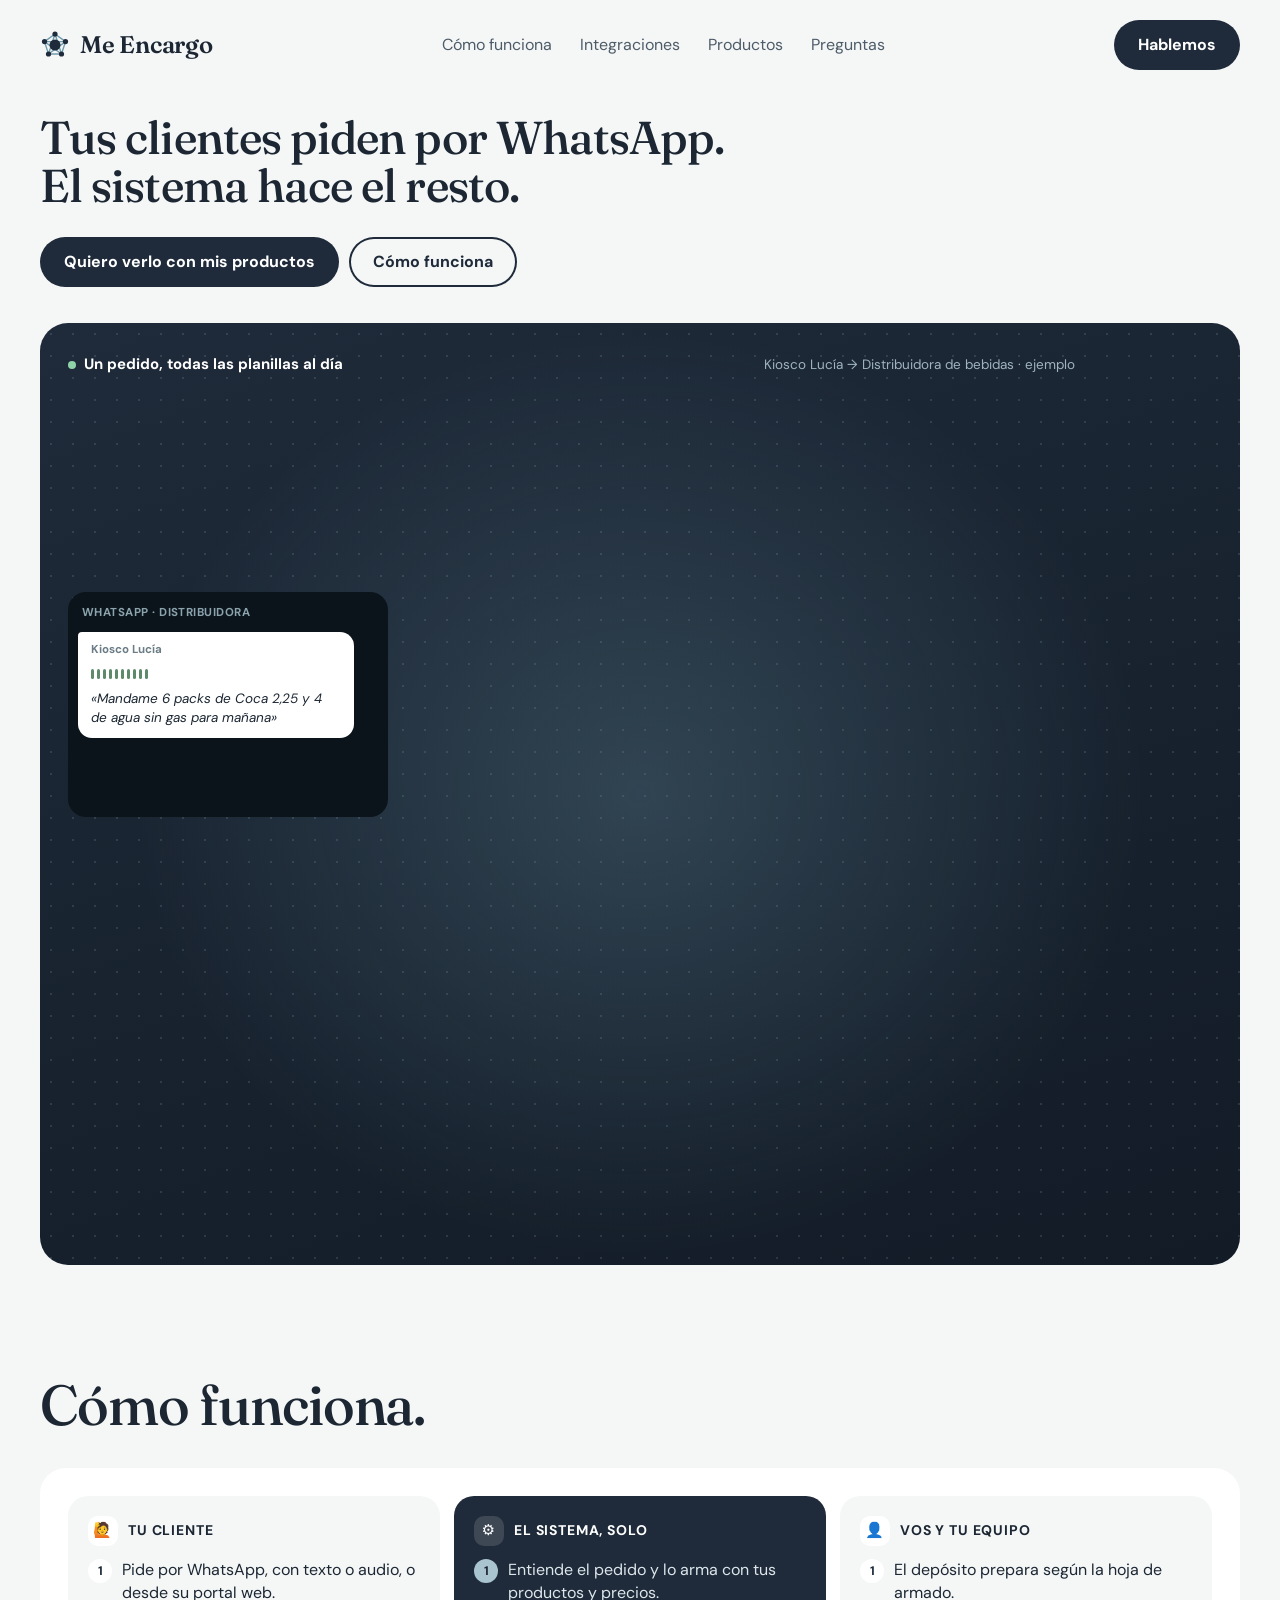
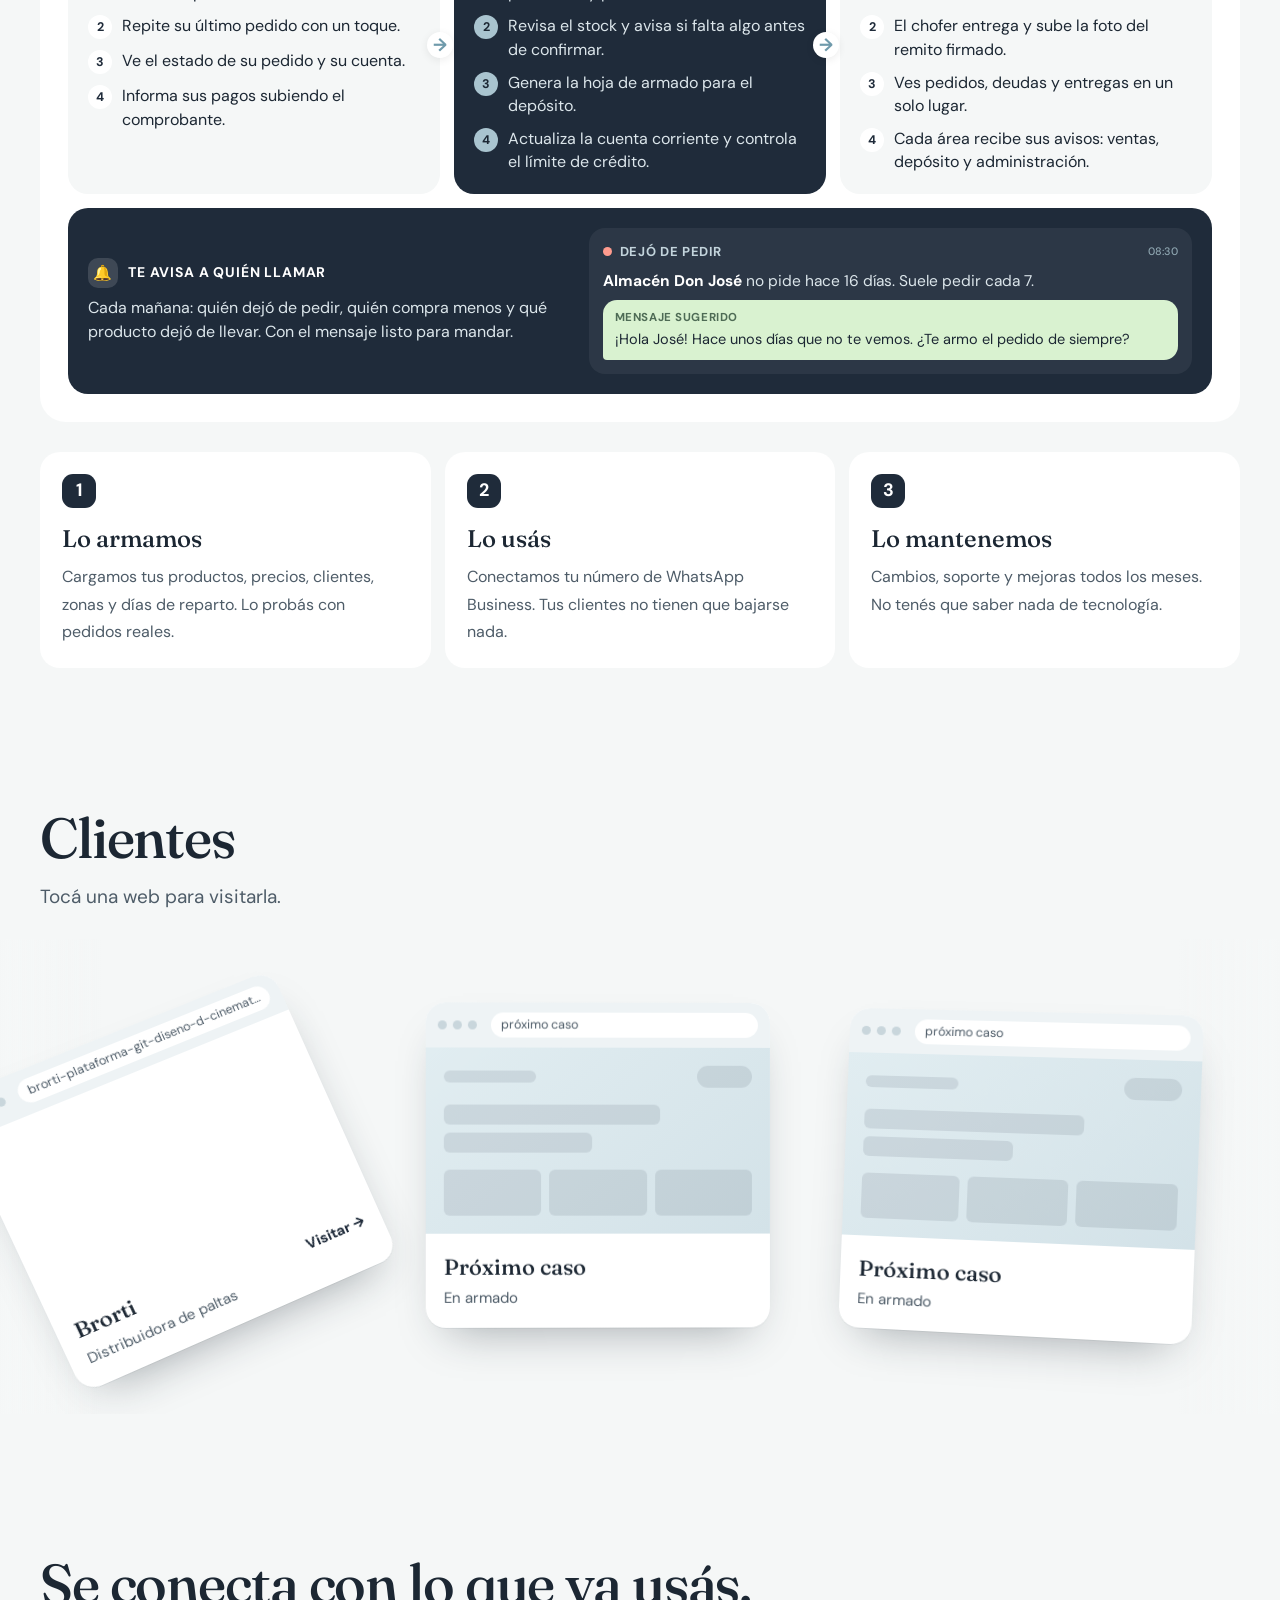
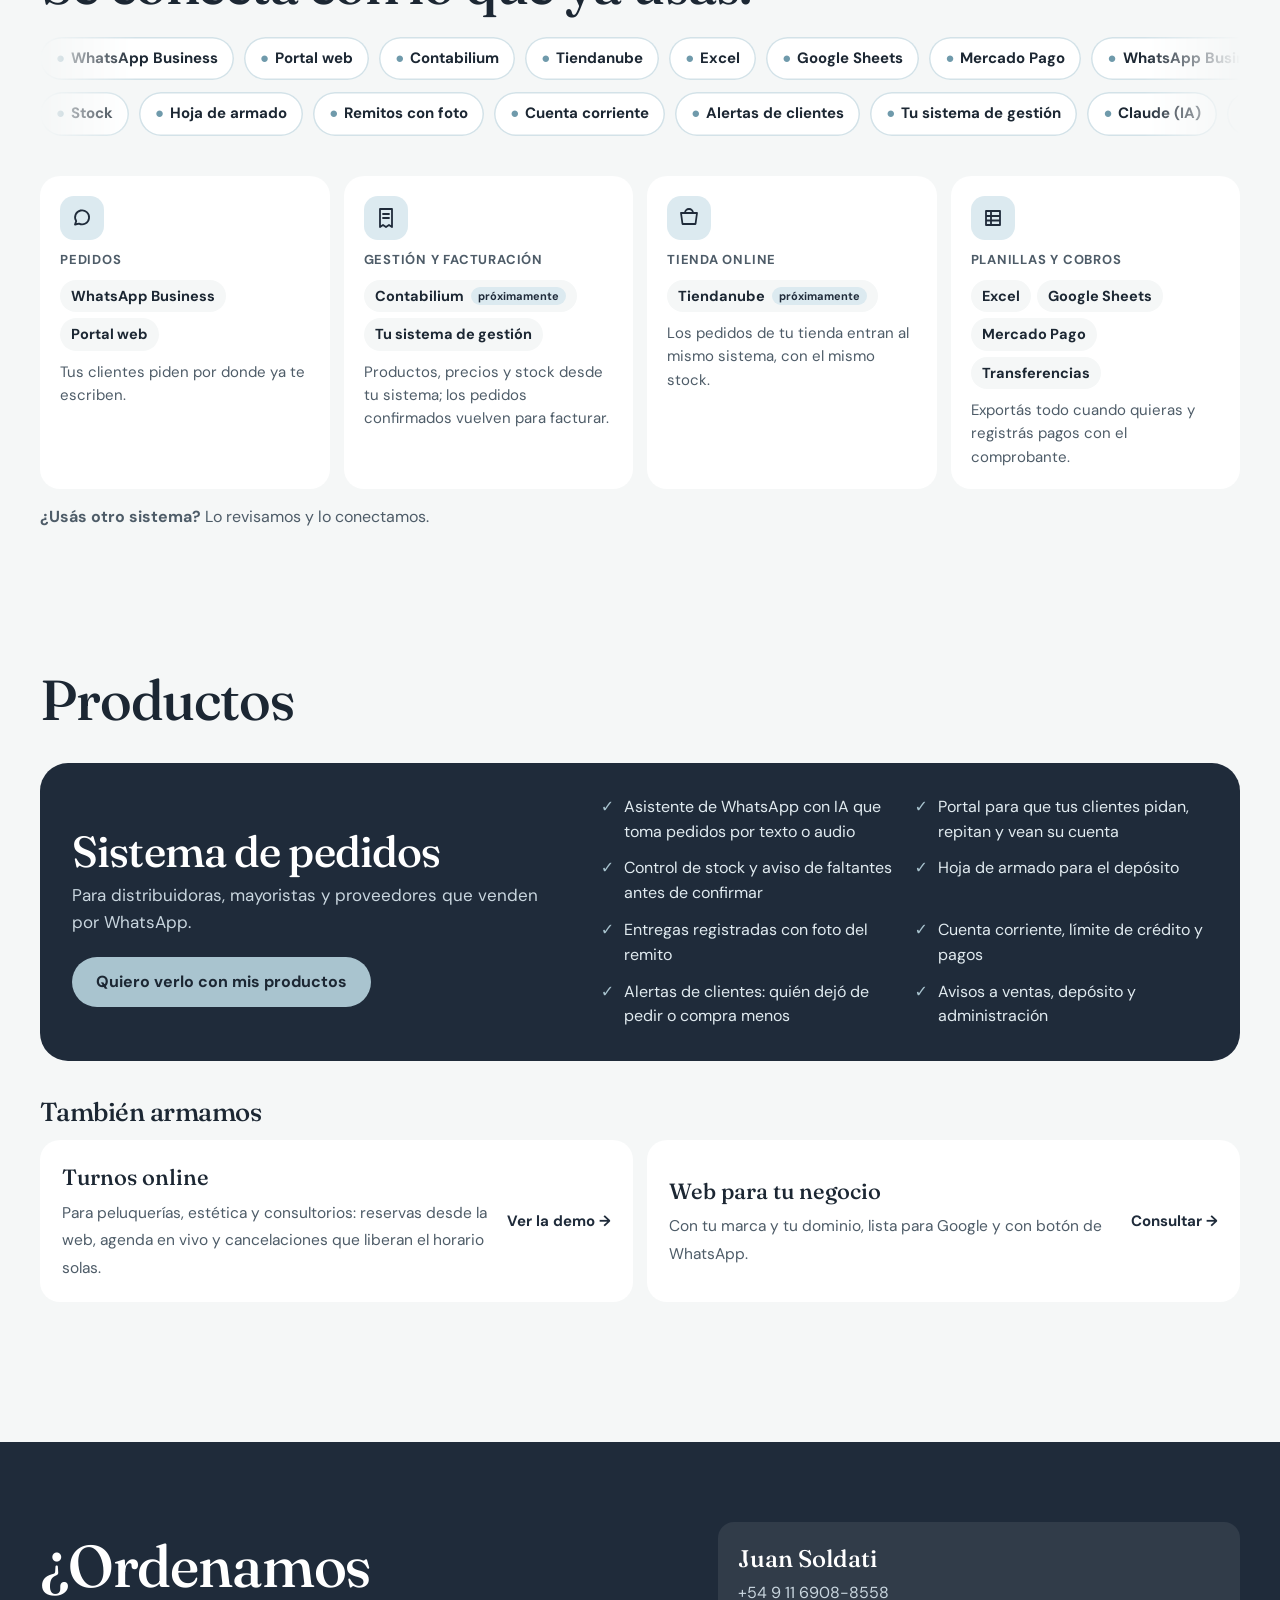
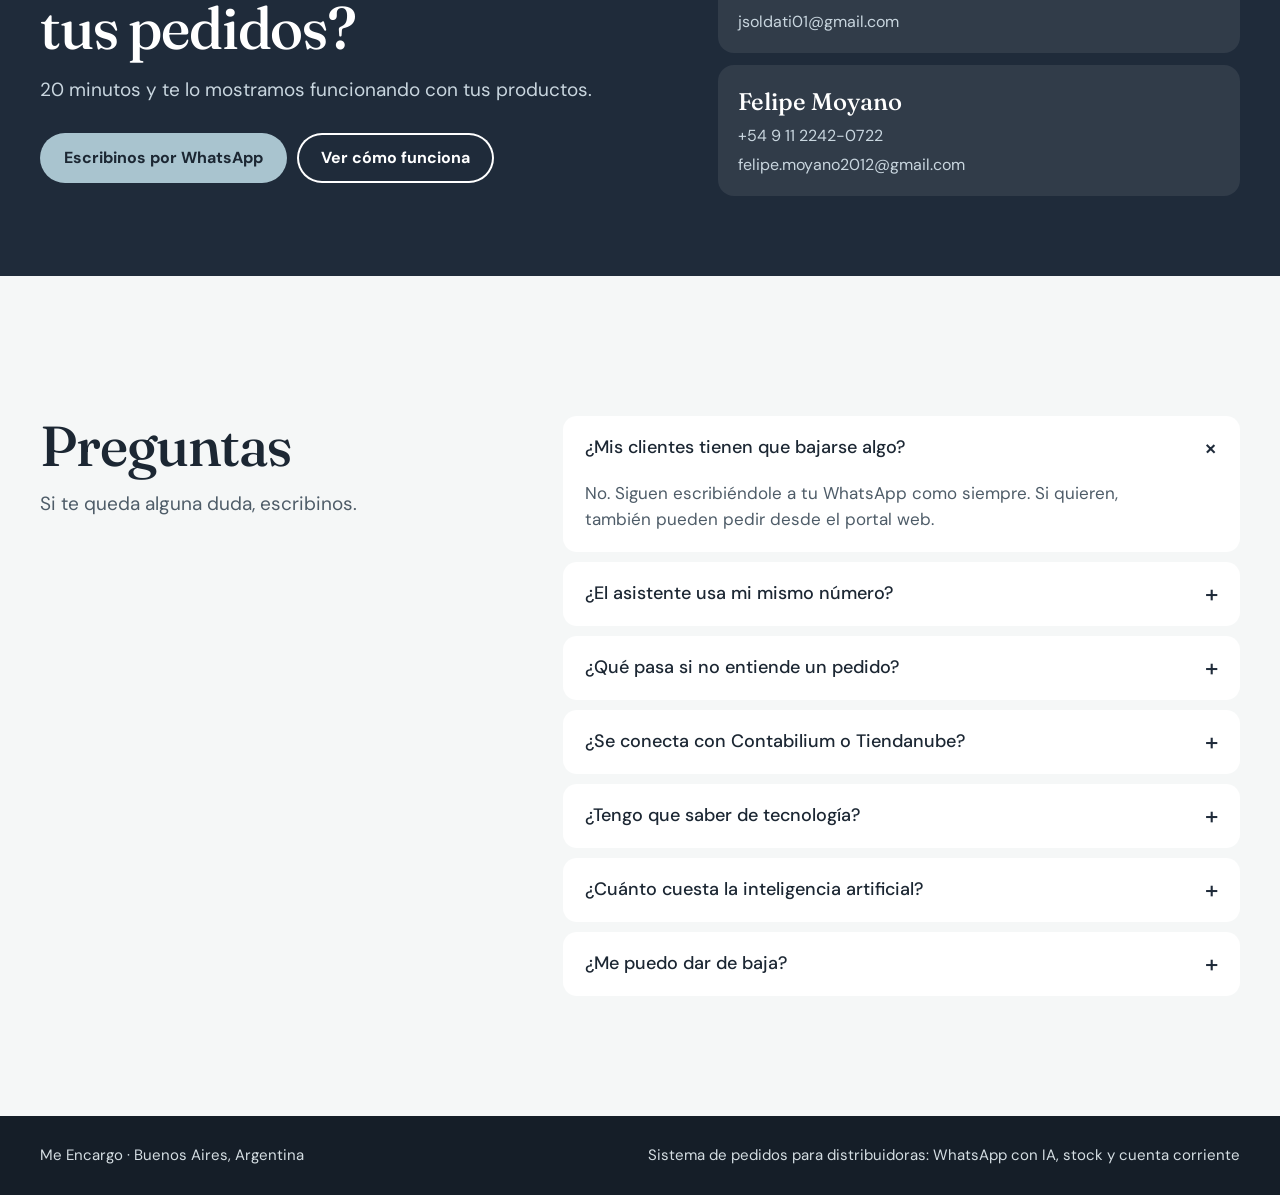
<file: me-encargo/index.html>
<!doctype html>
<html lang="es">
<head>
<meta charset="utf-8">
<meta name="viewport" content="width=device-width, initial-scale=1, viewport-fit=cover">
<title>Me Encargo</title>
<meta name="description" content="Sistema de pedidos para distribuidoras y mayoristas: tus clientes piden por WhatsApp, el sistema arma el pedido, revisa stock, genera la hoja de armado, lleva la cuenta corriente y te avisa quién dejó de comprar.">
<link rel="preconnect" href="https://fonts.googleapis.com">
<link rel="preconnect" href="https://fonts.gstatic.com" crossorigin>
<link rel="stylesheet" href="https://fonts.googleapis.com/css2?family=Fraunces:opsz,wght@9..144,500;9..144,600&family=DM+Sans:wght@400;500;700&display=swap">
<style>
/* Idea: todo conectado con todo. Red viva en azul marino como portada; blanco, azul grisáceo y azul marino. */
:root{
  --bg:#F5F7F7;
  --card:#FFFFFF;
  --sand:#D3E2E8;
  --line:#9DB6C0;
  --ink:#1C2733;
  --muted:#4E5C68;
  --navy:#1F2B3A;
  --navy-2:#33445A;
  --night:#121B26;
  --mint:#E1EDF1;
  --accent:#6F9AAB;
  --accent-2:#DCEAF0;
  --blue:#A9C4CF;
  --f-display:"Fraunces", Georgia, "Times New Roman", serif;
  --f-text:"DM Sans", "Helvetica Neue", Arial, system-ui, sans-serif;
  --r:18px;
  --gx:max(20px, env(safe-area-inset-left,0px));
  --gxr:max(20px, env(safe-area-inset-right,0px));
  color-scheme:light;
}
*{box-sizing:border-box}
html{scroll-behavior:smooth}
body{margin:0;background:var(--bg);color:var(--ink);font-family:var(--f-text);font-size:18px;line-height:1.55;-webkit-font-smoothing:antialiased;overflow-x:hidden}
a{color:inherit}
:focus-visible{outline:3px solid var(--accent);outline-offset:3px;border-radius:8px}
h1,h2,h3{font-family:var(--f-display);font-weight:500;letter-spacing:-.02em;line-height:1.05;margin:0;text-wrap:balance}
p{margin:0}
.wrap{max-width:1240px;margin:0 auto;padding-left:var(--gx);padding-right:var(--gxr)}
.btn{display:inline-flex;align-items:center;justify-content:center;gap:10px;min-height:50px;padding:0 24px;border-radius:999px;border:0;background:var(--navy);color:#fff;font:700 16px/1 var(--f-text);text-decoration:none;cursor:pointer;transition:transform .16s ease, background-color .16s ease}
.btn:hover{transform:translateY(-2px);background:var(--navy-2)}
.btn:active{transform:translateY(1px)}
.btn.line{background:transparent;color:#fff;box-shadow:inset 0 0 0 2px #fff}
.btn.line:hover{background:rgba(255,255,255,.08)}
.btn.must{background:var(--blue);color:var(--ink)}
.btn.must:hover{background:#C3D7DF}

/* top */
.top{display:flex;justify-content:space-between;align-items:center;gap:16px;padding-block:20px}
.logo{display:flex;align-items:center;gap:10px;font-family:var(--f-display);font-weight:600;font-size:24px;text-decoration:none;letter-spacing:-.01em}
.logo svg{width:30px;height:30px}
.nav{display:flex;gap:28px;font-size:16px}
.nav a{text-decoration:none;color:var(--muted)}
.nav a:hover{color:var(--ink)}
@media (max-width:760px){.nav{display:none}.top .btn{min-height:44px;padding:0 18px;font-size:15px}}

/* intro */
.intro{padding-block:24px 36px}
.intro h1{font-size:clamp(30px, 3.6vw, 50px);max-width:none}
.intro .side{display:grid;gap:18px}
.intro .side p{font-size:19px;color:var(--muted)}
.intro .side p.for-all{font-size:16px;color:var(--ink);font-weight:500;border-left:3px solid var(--blue);padding-left:12px}
@media (max-width:900px){.intro{grid-template-columns:1fr;gap:20px}}

/* sistema: red viva */
.system{position:relative;border-radius:28px;overflow:hidden;color:#fff;
  background:
    radial-gradient(60% 70% at 50% 50%, rgba(111,154,171,.28), transparent 70%),
    radial-gradient(rgba(169,196,207,.16) 1px, transparent 1.4px) 0 0/22px 22px,
    linear-gradient(160deg, #1F2B3A, var(--night));
}
.system::before{content:"";position:absolute;inset:0;background:linear-gradient(180deg, transparent 0 calc(50% - 1px), rgba(169,196,207,.10) 50%, transparent calc(50% + 1px));background-size:100% 220%;animation:scan 7s linear infinite;pointer-events:none}
@keyframes scan{from{background-position:0 -120%}to{background-position:0 120%}}
#net{display:block;width:100%;height:auto;position:relative}
#net .edge{stroke:rgba(169,196,207,.20);stroke-width:1.5;transition:stroke .35s ease, stroke-width .35s ease}
#net .edge.on{stroke:rgba(225,237,241,.9);stroke-width:2.6}
#net .edge.off{stroke:rgba(169,196,207,.08)}
#net .nd{cursor:pointer;outline:none}
#net .nd rect.box{fill:rgba(27,38,54,.92);stroke:rgba(169,196,207,.40);stroke-width:1.5;transition:fill .3s ease, stroke .3s ease}
#net .nd .ic{fill:rgba(169,196,207,.16);transition:fill .3s ease}
#net .nd .glyph{fill:none;stroke:#DCEAF0;stroke-width:1.8;stroke-linecap:round;stroke-linejoin:round}
#net .nd text{fill:#EAF2F5;font-family:var(--f-text);font-weight:700}
#net .nd.on rect.box{fill:#E1EDF1;stroke:#fff}
#net .nd.on .ic{fill:var(--navy)}
#net .nd.on text{fill:var(--ink)}
#net .nd.dim{opacity:.45}
#net .nd:focus-visible rect.box{stroke:#fff;stroke-width:3}
#net .core{cursor:pointer;outline:none}
#net .core text{font-family:var(--f-display);fill:#fff}
#net .core text.s{font-family:var(--f-text);fill:#B8CCD5}
#net .orbit{fill:none;stroke:rgba(169,196,207,.35);stroke-width:1.2;transform-box:fill-box;transform-origin:center;animation:spin 22s linear infinite}
#net .orbit.b{stroke-dasharray:2 9;animation-duration:34s;animation-direction:reverse}
#net .orbit.a{stroke-dasharray:28 14}
@keyframes spin{to{transform:rotate(360deg)}}
#net .pulse{fill:none;stroke:var(--blue);stroke-width:2;transform-box:fill-box;transform-origin:center;animation:pulse 2.8s ease-out infinite}
@keyframes pulse{from{transform:scale(.9);opacity:.6}to{transform:scale(1.55);opacity:0}}
.sys-cap{position:relative;display:flex;gap:14px;align-items:baseline;flex-wrap:wrap;padding:0 28px 26px;min-height:76px}
.sys-cap b{font-family:var(--f-display);font-weight:500;font-size:24px;color:#fff}
.sys-cap span{font-size:17px;color:#C3D4DC;max-width:56ch}
@media (max-width:640px){.sys-cap{padding:0 18px 22px;min-height:104px}.sys-cap b{font-size:21px}.sys-cap span{font-size:16px}}

/* secciones */
section.more{padding-block:140px 0}
.more h2{font-size:clamp(36px, 4.4vw, 58px)}
.more .lead{font-size:19px;color:var(--muted);margin-top:14px;max-width:40em}

/* clientes: muestra que flota */
.cases{position:relative;width:100vw;margin-left:calc(50% - 50vw);height:var(--sh,460px);margin-top:28px;overflow:hidden;perspective:1200px;touch-action:pan-y;cursor:grab}
.cases.drag{cursor:grabbing}
.cases::before,.cases::after{content:"";position:absolute;top:0;bottom:0;width:8vw;z-index:2;pointer-events:none}
.cases::before{left:0;background:linear-gradient(90deg,var(--bg),transparent)}
.cases::after{right:0;background:linear-gradient(-90deg,var(--bg),transparent)}
.case{position:absolute;left:0;top:0;width:var(--cw,340px);text-decoration:none;color:inherit;display:block;will-change:transform}
.case-in{height:var(--ch,330px);display:flex;flex-direction:column;background:var(--card);border-radius:20px;overflow:hidden;box-shadow:0 1px 0 rgba(28,39,51,.06), 0 22px 44px -22px rgba(28,39,51,.40)}
.case-meta{margin-top:auto}
.cases.static{height:auto;display:flex;gap:20px;overflow-x:auto;padding:10px var(--gx) 24px;cursor:auto}
.cases.static .case{position:relative;flex:none}
.cases.static::before,.cases.static::after{display:none}
.bar{display:flex;align-items:center;gap:6px;padding:10px 12px;background:#EEF3F5}
.bar i{width:9px;height:9px;border-radius:50%;background:#C9D6DC}
.bar span{margin-left:8px;flex:1;background:#fff;border-radius:999px;padding:3px 10px;font-size:12.5px;color:var(--muted);white-space:nowrap;overflow:hidden;text-overflow:ellipsis}
.screen{position:relative;aspect-ratio:16/10;overflow:hidden;background:linear-gradient(140deg,var(--mint),var(--sand))}
.screen iframe{position:absolute;left:0;top:0;width:1280px;height:800px;border:0;transform-origin:0 0;transform:scale(var(--s,.3));pointer-events:none;background:#fff}
.case-meta{display:flex;justify-content:space-between;align-items:center;gap:12px;padding:16px 18px}
.case-meta b{font-family:var(--f-display);font-weight:500;font-size:22px}
.case-meta span{font-size:15px;color:var(--muted)}
.case-meta em{font-style:normal;font-weight:700;font-size:15px;color:var(--navy)}
.skel{position:absolute;inset:0;padding:18px;display:grid;grid-template-rows:auto 1fr auto;gap:14px}
.skel .row{display:flex;justify-content:space-between;align-items:center}
.skel .row i,.skel .h i,.skel .blocks i{display:block;border-radius:6px;background:rgba(31,43,58,.10);position:relative;overflow:hidden}
.skel .h{display:grid;gap:8px;align-content:center}
.skel .blocks{display:grid;grid-template-columns:repeat(3,1fr);gap:8px}
.skel .blocks i{height:46px}
.skel i::after{content:"";position:absolute;inset:0;transform:translateX(-100%);background:linear-gradient(90deg,transparent,rgba(255,255,255,.65),transparent);animation:shim 1.8s ease-in-out infinite}
@keyframes shim{to{transform:translateX(100%)}}
.case.cta .case-in{background:var(--navy);color:#fff;justify-content:space-between;padding:26px}
.case.cta b{font-family:var(--f-display);font-weight:500;font-size:30px;line-height:1.1}
.case.cta p{color:#C9D6DF;font-size:17px;margin-top:12px}
.case.cta em{font-style:normal;font-weight:700;color:var(--blue)}

/* paquetes */
.packs{display:grid;grid-template-columns:repeat(3,1fr);gap:16px;margin-top:40px}
.pack{background:var(--card);border-radius:var(--r);padding:26px;display:flex;flex-direction:column;gap:14px}
.pack.mid{background:var(--navy);color:#fff}
.pack h3{font-size:34px}
.pack .for{font-size:16px;color:var(--muted)}
.pack.mid .for{color:#C9D6DF}
.mini{background:var(--bg);border-radius:14px;padding:10px}
.pack.mid .mini{background:rgba(255,255,255,.08)}
.mini svg{width:100%;height:auto;display:block}
.pack ul{list-style:none;margin:0;padding:0;display:grid;gap:8px;font-size:16px;flex:1;align-content:start}
.pack li{display:flex;gap:10px}
.pack li::before{content:"";flex:none;width:8px;height:8px;margin-top:9px;border-radius:50%;background:var(--blue)}
.pack a{font-weight:700;font-size:16px;text-decoration:none;color:var(--navy)}
.pack.mid a{color:var(--blue)}
.note{margin-top:20px;background:var(--sand);border-radius:var(--r);padding:22px 26px;font-size:17px}
@media (max-width:900px){.packs{grid-template-columns:1fr}}

/* contacto */
.close{margin-top:140px;background:var(--navy);color:#fff}
.close .wrap{display:grid;grid-template-columns:1.1fr .9fr;gap:40px;padding-block:80px;align-items:center}
.close h2{font-size:clamp(36px, 4.6vw, 62px);color:#fff}
.close p{font-size:19px;color:#C9D6DF;margin-top:16px;max-width:30em}
.close .btns{display:flex;gap:10px;flex-wrap:wrap;margin-top:28px}
.people{display:grid;gap:12px}
.person{background:rgba(255,255,255,.08);border-radius:16px;padding:18px 20px;display:grid;gap:4px}
.person b{font-family:var(--f-display);font-size:24px;font-weight:500}
.person span{font-size:16px;color:#C9D6DF;user-select:all;word-break:break-all}
@media (max-width:900px){.close .wrap{grid-template-columns:1fr;padding-block:56px}}

/* preguntas */
.faq{display:grid;grid-template-columns:1fr 1.4fr;gap:40px;align-items:start}
.qs{display:grid;gap:10px}
details{background:var(--card);border-radius:14px}
summary{list-style:none;cursor:pointer;padding:18px 56px 18px 22px;font-weight:500;font-size:18px;position:relative}
summary::-webkit-details-marker{display:none}
summary::after{content:"+";position:absolute;right:22px;top:50%;transform:translateY(-50%);font-size:24px;color:var(--navy);transition:transform .2s ease}
details[open] summary::after{transform:translateY(-50%) rotate(45deg)}
details p{padding:0 22px 20px;font-size:17px;color:var(--muted);max-width:52ch}
@media (max-width:900px){.faq{grid-template-columns:1fr;gap:24px}}
.last{padding-bottom:120px}

footer{background:#151E28;color:#D5DEE3;font-size:15px}
footer .wrap{display:flex;justify-content:space-between;gap:16px;flex-wrap:wrap;padding-block:28px calc(28px + env(safe-area-inset-bottom,0px))}

/* ===== demo de un pedido ===== */
.demo{margin-top:34px;background:var(--card);border-radius:28px;padding:22px;box-shadow:0 1px 0 rgba(28,39,51,.06),0 30px 60px -36px rgba(28,39,51,.45)}
.demo-steps{display:flex;gap:8px;flex-wrap:wrap;margin-bottom:16px;align-items:center}
.dstep{all:unset;box-sizing:border-box;cursor:pointer;display:inline-flex;align-items:center;gap:8px;padding:8px 14px;border-radius:999px;background:var(--bg);font-size:14.5px;font-weight:700;color:var(--muted);min-height:40px;transition:background .25s,color .25s}
.dstep i{font-style:normal;width:22px;height:22px;border-radius:50%;display:grid;place-items:center;background:#fff;font-size:12px}
.dstep.on{background:var(--navy);color:#fff}.dstep.on i{background:var(--blue);color:var(--ink)}
.dstep.done{color:var(--ink)}
.dstep:focus-visible{outline:3px solid var(--accent)}
.dprog{height:4px;border-radius:9px;background:var(--bg);overflow:hidden;margin-bottom:18px}
.dprog i{display:block;height:100%;width:0;background:var(--accent);border-radius:9px}
.dctl{margin-left:auto;display:flex;gap:6px}
.dctl button{all:unset;cursor:pointer;width:40px;height:40px;border-radius:50%;display:grid;place-items:center;background:var(--bg)}
.dctl button:hover{background:var(--sand)}
.dctl button:focus-visible{outline:3px solid var(--accent)}
.demo-grid{display:grid;grid-template-columns:340px minmax(0,1fr);gap:22px;align-items:stretch}
.phone{background:#E9EEF0;border-radius:26px;padding:10px;display:flex;flex-direction:column;height:470px}
.phone-h{display:flex;align-items:center;gap:10px;padding:8px 10px 12px}
.phone-h .av{width:36px;height:36px;border-radius:50%;background:var(--navy);color:#fff;display:grid;place-items:center;font-weight:700;font-size:13px}
.phone-h b{font-size:15px;display:block;line-height:1.2}.phone-h small{font-size:12px;color:var(--muted)}
.chat{flex:1;background:#F4F1EA;border-radius:18px;padding:12px;display:flex;flex-direction:column;gap:8px;overflow:hidden;justify-content:flex-end}
.msg{max-width:86%;padding:8px 11px;border-radius:14px;font-size:14.5px;line-height:1.4;opacity:0;transform:translateY(8px);transition:opacity .35s,transform .35s;display:none}
.msg.show{display:block}.msg.in{opacity:1;transform:none}
.msg.c{align-self:flex-end;background:#D9F2D0;border-bottom-right-radius:4px}
.msg.b{align-self:flex-start;background:#fff;border-bottom-left-radius:4px}
.msg small{display:block;font-size:11px;color:var(--muted);margin-top:3px}
.audio{display:flex;align-items:center;gap:8px;min-width:190px}
.audio .play{width:28px;height:28px;border-radius:50%;background:var(--navy);display:grid;place-items:center;flex:none}
.wave{display:flex;align-items:center;gap:2px;height:22px;flex:1}
.wave i{width:3px;border-radius:2px;background:#5E8A6B;height:30%}
.msg.playing .wave i{animation:wv .9s ease-in-out infinite}
@keyframes wv{50%{height:100%}}
.transc{font-size:12.5px;color:#405048;font-style:italic;margin-top:6px;border-top:1px dashed rgba(0,0,0,.12);padding-top:5px}
.msg.typing{gap:4px;padding:12px 14px}.msg.typing.show{display:flex}
.typing i{width:6px;height:6px;border-radius:50%;background:#9DB6C0;animation:ty 1s infinite}
.typing i:nth-child(2){animation-delay:.15s}.typing i:nth-child(3){animation-delay:.3s}
@keyframes ty{50%{transform:translateY(-4px)}}
.sysp{background:var(--night);color:#EAF2F5;border-radius:22px;padding:20px;position:relative;overflow:hidden;height:470px}
.sysp-h{display:flex;justify-content:space-between;align-items:center;gap:10px;font-size:13px;color:#9FB4BF;margin-bottom:14px}
.sysp-h b{color:#fff;font-size:14px;letter-spacing:.02em}
.live{display:inline-flex;gap:6px;align-items:center;font-weight:700;color:#8FD3A8}
.live::before{content:"";width:7px;height:7px;border-radius:50%;background:#8FD3A8;animation:lv 1.6s infinite}
@keyframes lv{50%{opacity:.3}}
.scr{position:absolute;left:20px;right:20px;top:58px;bottom:20px;opacity:0;transform:translateY(12px);transition:opacity .45s,transform .45s;pointer-events:none}
.scr.on{opacity:1;transform:none}
.scr h4{font-family:var(--f-display);font-weight:500;font-size:26px;margin:0 0 4px;color:#fff}
.scr .sub{font-size:14px;color:#9FB4BF;margin-bottom:14px}
.rowl{display:flex;justify-content:space-between;align-items:center;gap:10px;background:rgba(255,255,255,.06);border-radius:12px;padding:11px 14px;margin-bottom:8px;font-size:15px;opacity:0;transform:translateX(-10px);transition:opacity .35s,transform .35s}
.rowl.in{opacity:1;transform:none}
.rowl b{font-weight:700}
.rowl .r{font-size:13.5px;color:#B8CCD5;text-align:right}
.ok{color:#8FD3A8!important;font-weight:700}.bad{color:#FF9B8E!important;font-weight:700}
.rowl.alert{background:rgba(255,120,100,.14);box-shadow:inset 0 0 0 1.5px rgba(255,155,142,.5)}
.rowl.good{background:rgba(143,211,168,.12)}
.tick{width:22px;height:22px;border-radius:7px;border:2px solid #5F7686;display:grid;place-items:center;flex:none;transition:.3s}
.tick.on{background:#8FD3A8;border-color:#8FD3A8}
.tick.on::after{content:"";width:9px;height:5px;border:2.5px solid #12301E;border-top:0;border-right:0;transform:rotate(-45deg) translate(1px,-1px)}
.chip2{display:inline-flex;font-size:12.5px;font-weight:700;padding:4px 10px;border-radius:999px;background:rgba(169,196,207,.16);color:#DCEAF0;margin:0 6px 6px 0;opacity:0;transition:opacity .35s}
.chip2.in{opacity:1}
.doc{background:#fff;color:var(--ink);border-radius:14px;padding:14px 16px;font-size:14px;opacity:0;transform:translateY(10px);transition:opacity .4s,transform .4s;margin-bottom:10px}
.doc.in{opacity:1;transform:none}
.doc .t{display:flex;justify-content:space-between;font-weight:700;margin-bottom:6px}
.doc .l{display:flex;justify-content:space-between;color:var(--muted);padding:3px 0}
.doc .tot{display:flex;justify-content:space-between;font-weight:700;border-top:1px solid #E3E9EC;margin-top:6px;padding-top:6px;font-size:16px}
.stamp{display:inline-flex;align-items:center;gap:6px;font-size:12px;font-weight:700;color:#2E7D4F;background:#E3F1E8;border-radius:999px;padding:3px 9px}
.demo-note{font-size:13px;color:var(--muted);margin-top:12px}
@media (max-width:900px){.demo-grid{grid-template-columns:1fr}.phone{height:400px}.sysp{height:430px}.demo{padding:14px;border-radius:22px}.dctl{margin-left:0}}
@media (max-width:520px){.dstep span{display:none}.dstep{padding:8px 12px}.phone{height:330px}.sysp{height:410px;padding:16px}.scr{left:16px;right:16px}.scr h4{font-size:22px}.rowl{font-size:14px;padding:9px 11px}}

/* ===== cómo se usa cada sistema ===== */
.usos{margin-top:34px}
.utabs{display:flex;gap:8px;flex-wrap:wrap;margin-bottom:16px}
.utab{all:unset;box-sizing:border-box;cursor:pointer;display:inline-flex;align-items:center;gap:10px;padding:10px 18px;border-radius:999px;background:var(--card);font-weight:700;font-size:16px;min-height:46px;box-shadow:inset 0 0 0 1.5px var(--sand);transition:background .2s,color .2s}
.utab svg{width:20px;height:20px;fill:none;stroke:currentColor;stroke-width:1.8;stroke-linecap:round;stroke-linejoin:round}
.utab[aria-selected="true"]{background:var(--navy);color:#fff;box-shadow:none}
.utab:focus-visible{outline:3px solid var(--accent);outline-offset:2px}
.upanel{background:var(--card);border-radius:26px;padding:28px;display:none}
.upanel.on{display:block;animation:uin .35s ease}
@keyframes uin{from{opacity:0;transform:translateY(8px)}}
.uhead{display:flex;justify-content:space-between;gap:20px;align-items:flex-end;flex-wrap:wrap;margin-bottom:22px}
.uhead h3{font-size:clamp(28px,3vw,38px)}
.uhead p{color:var(--muted);font-size:17px;margin-top:8px;max-width:46ch}
.uhead .tag{font-size:14px;font-weight:700;background:var(--accent-2);color:var(--navy);padding:6px 12px;border-radius:999px}
.ucols{display:grid;grid-template-columns:repeat(3,1fr);gap:14px}
.ucol{border-radius:20px;padding:20px;background:var(--bg);position:relative}
.ucol.sys{background:var(--navy);color:#fff}
.ucol h4{margin:0 0 12px;font-size:14px;letter-spacing:.06em;text-transform:uppercase;display:flex;align-items:center;gap:10px;font-family:var(--f-text)}
.ucol h4 i{font-style:normal;width:30px;height:30px;border-radius:10px;display:grid;place-items:center;background:#fff;font-size:15px}
.ucol.sys h4 i{background:rgba(255,255,255,.14)}
.ucol ol{margin:0;padding:0;list-style:none;counter-reset:u;display:grid;gap:10px}
.ucol li{counter-increment:u;display:grid;grid-template-columns:26px 1fr;gap:8px;font-size:16px;line-height:1.45}
.ucol li::before{content:counter(u);width:24px;height:24px;border-radius:50%;background:#fff;color:var(--navy);font-size:12.5px;font-weight:700;display:grid;place-items:center;margin-top:1px}
.ucol.sys li::before{background:var(--blue);color:var(--ink)}
.ucol.sys li{color:#DCE6EB}
.ucol:not(:last-child)::after{content:"→";position:absolute;right:-13px;top:50%;transform:translateY(-50%);width:26px;height:26px;border-radius:50%;background:var(--card);display:grid;place-items:center;font-weight:700;color:var(--accent);z-index:1;box-shadow:0 2px 8px rgba(0,0,0,.08)}
.ufoot{display:flex;justify-content:space-between;align-items:center;gap:14px;flex-wrap:wrap;margin-top:20px;padding-top:18px;border-top:1px solid #E3E9EC}
.ufoot p{font-size:16px;color:var(--muted)}
.ufoot p b{color:var(--ink)}
.ufoot .btns{display:flex;gap:8px;flex-wrap:wrap}
.btn.ghost2{background:transparent;color:var(--navy);box-shadow:inset 0 0 0 2px var(--navy)}
.btn.ghost2:hover{background:var(--accent-2)}
.que{display:grid;grid-template-columns:repeat(3,1fr);gap:14px;margin-top:30px}
.que div{background:var(--card);border-radius:20px;padding:22px}
.que b{display:block;font-family:var(--f-display);font-weight:500;font-size:24px;margin-bottom:6px}
.que span{color:var(--muted);font-size:16px}
.que em{font-style:normal;display:inline-grid;place-items:center;width:34px;height:34px;border-radius:11px;background:var(--navy);color:#fff;font-weight:700;margin-bottom:12px}
@media (max-width:900px){.ucols,.que{grid-template-columns:1fr}.ucol:not(:last-child)::after{content:"↓";right:auto;left:50%;top:auto;bottom:-15px;transform:translateX(-50%)}.upanel{padding:18px}}

/* ===== árbol principal ===== */
.tree{padding:26px 28px 30px}
.tree::before{display:none}
.tr{display:grid;grid-template-columns:320px 80px minmax(0,1fr);align-items:center;margin-top:6px}
.tr-root{display:flex;flex-direction:column;gap:12px;position:relative}
.tstep{opacity:0;transform:translateY(10px);transition:opacity .8s,transform .8s}
.tstep.in{opacity:1;transform:none}
.tn-msg{background:#D9F2D0;color:#1C2733;border-radius:16px 16px 16px 4px;padding:10px 13px;font-size:14.5px;line-height:1.4;font-style:italic}
.tn-msg small{display:block;font-style:normal;font-size:11.5px;font-weight:700;color:#4E6B55;margin-bottom:4px}
.tn-msg .aud{margin-bottom:4px}
.tn-ia{align-self:center;display:inline-flex;align-items:center;gap:8px;background:rgba(169,196,207,.16);color:#E1EDF1;font-weight:700;font-size:14px;padding:8px 14px;border-radius:999px;position:relative}
.tn-ia svg{width:18px;height:18px;fill:none;stroke:#E1EDF1;stroke-width:1.8;stroke-linejoin:round}
.tn-ia::before,.tn-ia::after{content:"";position:absolute;left:50%;width:2px;height:12px;background:rgba(169,196,207,.35)}
.tn-ia::before{top:-12px}.tn-ia::after{bottom:-12px}
.tn-ped{background:#fff;color:#1C2733;border-radius:16px;padding:14px 16px;display:grid;gap:3px;font-size:14px;box-shadow:0 0 0 0 rgba(169,196,207,.5);transition:box-shadow .6s}
.tr.core-on .tn-ped{box-shadow:0 0 0 6px rgba(169,196,207,.22),0 14px 34px rgba(0,0,0,.35)}
.tn-ped b{font-size:16px}.tn-ped span{color:var(--muted)}.tn-ped em{font-style:normal;font-size:12.5px}
.tn-ped strong{font-size:18px;margin-top:4px}
.tr-lines{width:100%;height:100%;align-self:stretch;overflow:visible}
.tr-lines path{fill:none;stroke:#A9C4CF;stroke-width:2;opacity:.75}
.tr-leaves{display:grid;gap:7px}
.pl{background:#fff;color:#1C2733;border-radius:12px;overflow:hidden;font-size:12.5px}
.pl-h{background:#EAF1F3;font-weight:700;font-size:12px;letter-spacing:.04em;text-transform:uppercase;padding:6px 10px;color:var(--navy);display:flex;align-items:center;gap:6px}
.pl-h::before{content:"";width:12px;height:12px;border-radius:3px;background:linear-gradient(#1F7A4D 0 0) 0 0/100% 3px no-repeat,#2E9E66;opacity:.9}
.pl table{width:100%;border-collapse:collapse}
.pl th{text-align:left;font-weight:600;color:var(--muted);padding:4px 10px;border-bottom:1px solid #E6ECEF;font-size:11.5px}
.pl td{padding:5px 10px;border-bottom:1px solid #F0F3F5;white-space:nowrap;font-variant-numeric:tabular-nums}
.pl tr:last-child td{border-bottom:0}
.pl tr.nw td{transition:background 1.2s}
.pl.in tr.nw td{background:#E9F6EC;animation:rowin .6s ease}
.pl.in tr.nw.warn td{background:#FDEDEA}
@keyframes rowin{from{opacity:0;transform:translateX(-8px)}}
@media (max-width:900px){
  .tree{padding:20px 14px 24px}
  .tr{grid-template-columns:minmax(0,1fr)}
  .tr-root,.tr-leaves,.pl,.tn-chat{min-width:0}
  .tr-lines{display:none}
  .tr-root::after{content:"";display:block;width:2px;height:18px;background:rgba(169,196,207,.35);margin:0 auto}
  .tr-leaves{border-left:2px solid rgba(169,196,207,.35);margin-left:14px;padding-left:16px;gap:10px}
  .pl{position:relative;overflow:visible}
  .pl::before{content:"";position:absolute;left:-17px;top:14px;width:16px;height:2px;background:rgba(169,196,207,.35)}
  .pl table{display:block;overflow-x:auto;border-radius:0 0 12px 12px}
  .pl-h{border-radius:12px 12px 0 0}
}

.tn-chat{background:#0B141A;border-radius:18px;padding:10px 10px 12px;display:flex;flex-direction:column;gap:8px}
.tn-chat-h{font-size:11.5px;font-weight:700;color:#8AA3AD;letter-spacing:.04em;text-transform:uppercase;padding:2px 4px}
.tn-chat .tn-msg{align-self:flex-start;max-width:92%;background:#fff;border-radius:4px 14px 14px 14px;font-size:13.5px}
.tn-chat .tn-msg small{color:#6B7C85}
.tn-bot{align-self:flex-end;max-width:92%;background:#D9F2D0;color:#1C2733;border-radius:14px 4px 14px 14px;padding:8px 11px;font-size:13.5px;line-height:1.4}
.tn-bot small{display:block;font-size:11.5px;font-weight:700;color:#3E7A4F;margin-bottom:3px}
.tn-bot.tstep:not(.in){display:none}
.pl-r{font-size:12px;font-weight:700;color:#1F7A4D;background:#F3FAF5;border-top:1px solid #E1F0E5;padding:5px 10px;opacity:0;transition:opacity .4s}
.pl-r.in{opacity:1}
.tr-replay{margin-left:12px;font:inherit;font-size:13px;font-weight:700;color:#0B141A;background:#D9F2D0;border:0;border-radius:999px;padding:6px 14px;cursor:pointer;opacity:0;pointer-events:none;transition:opacity .4s}
.tr-replay.on{opacity:1;pointer-events:auto}
.tr-replay:hover{background:#C4EAB6}
.tn-re{font-style:normal}
.tn-st{font-style:normal;font-size:12.5px;font-weight:700;justify-self:start;margin-top:6px;padding:3px 10px;border-radius:999px;background:#EAF1F3;color:var(--navy);transition:background .4s,color .4s}
.tn-st.sw-b{background:#2E9E66;color:#fff}
.tr.done .tn-ped{box-shadow:0 0 0 6px rgba(127,209,155,.35),0 14px 34px rgba(0,0,0,.35)}
td.sw-b{color:#1F7A4D;font-weight:700}
.tr-lines path{transition:stroke .4s}
.tr-lines path.ok{stroke:#7FD19B;opacity:1}

/* ===== pipeline principal: así viaja un pedido ===== */
.pipe{padding:26px 28px 30px}
.pipe::before{display:none}
.pipe-top{display:flex;justify-content:space-between;align-items:center;gap:12px;flex-wrap:wrap;margin-bottom:26px}
.pipe-tag{display:inline-flex;align-items:center;gap:8px;font-weight:700;font-size:15px;color:#fff}
.pipe-tag i{width:8px;height:8px;border-radius:50%;background:#8FD3A8;animation:lv 1.6s infinite}
@keyframes lv{50%{opacity:.3}}
.pipe-case{font-size:13.5px;color:#9FB4BF}
.stages{list-style:none;margin:0;padding:0;display:grid;grid-template-columns:repeat(8,1fr);gap:8px;position:relative}
.stages::before{content:"";position:absolute;left:6%;right:6%;top:27px;height:2px;background:rgba(169,196,207,.18)}
.stages li{position:relative;display:flex;flex-direction:column;align-items:center;gap:10px;text-align:center;cursor:pointer;z-index:1}
.stages .ic{width:56px;height:56px;border-radius:18px;display:grid;place-items:center;background:#1B2636;box-shadow:inset 0 0 0 1.5px rgba(169,196,207,.3);transition:background .35s,box-shadow .35s,transform .35s}
.stages .ic svg{width:24px;height:24px;fill:none;stroke:#B8CCD5;stroke-width:1.8;stroke-linecap:round;stroke-linejoin:round;transition:stroke .35s}
.stages b{font-size:13.5px;line-height:1.25;color:#9FB4BF;font-weight:600;transition:color .35s;max-width:11ch}
.stages li.done .ic{background:#2A3B50;box-shadow:inset 0 0 0 1.5px rgba(169,196,207,.55)}
.stages li.done .ic svg{stroke:#DCEAF0}
.stages li.on .ic{background:#E1EDF1;box-shadow:0 0 0 6px rgba(169,196,207,.18),0 10px 30px rgba(0,0,0,.35);transform:translateY(-3px)}
.stages li.on .ic svg{stroke:#1F2B3A}
.stages li.on b{color:#fff}
.stages li:focus-visible .ic{outline:3px solid var(--blue);outline-offset:3px}
.runner{position:absolute;top:20px;left:0;width:16px;height:16px;border-radius:50%;background:#A9C4CF;box-shadow:0 0 0 6px rgba(169,196,207,.25),0 0 22px #A9C4CF;transition:left .8s cubic-bezier(.6,0,.3,1);z-index:0;pointer-events:none}
.stage-view{position:relative;margin:30px auto 0;max-width:620px;min-height:190px}
.sv{position:absolute;inset:0;display:flex;flex-direction:column;gap:10px;align-items:stretch;justify-content:center;opacity:0;transform:translateY(12px);transition:opacity .45s,transform .45s;pointer-events:none}
.sv.on{opacity:1;transform:none;pointer-events:auto}
.bub{max-width:80%;padding:10px 14px;border-radius:16px;font-size:16px;line-height:1.4}
.bub.c{align-self:flex-end;background:#D9F2D0;color:#1C2733;border-bottom-right-radius:4px;display:flex;align-items:center;gap:10px}
.bub.c.t{display:block;font-style:italic}
.bub.b{align-self:flex-start;background:#fff;color:#1C2733;border-bottom-left-radius:4px}
.bub small{font-size:12px;color:#4E6B55}
.aud{display:flex;gap:3px;align-items:center;height:24px}
.aud i{width:3px;height:40%;border-radius:2px;background:#5E8A6B;animation:wv .9s ease-in-out infinite}
.aud i:nth-child(2n){animation-delay:.15s}.aud i:nth-child(3n){animation-delay:.3s}
@keyframes wv{50%{height:100%}}
.chips{display:flex;flex-wrap:wrap;gap:8px;justify-content:center}
.chips span{background:#E1EDF1;color:#1C2733;font-weight:700;font-size:15px;padding:8px 14px;border-radius:999px}
.sv-note{text-align:center;color:#9FB4BF;font-size:14px}
.doc2{background:#fff;color:#1C2733;border-radius:16px;padding:16px 18px;font-size:15px}
.doc2 .dt{display:flex;justify-content:space-between;gap:10px;margin-bottom:8px;align-items:center}
.doc2 .dt span{color:var(--muted);font-size:14px}
.doc2 .dl{display:flex;justify-content:space-between;gap:10px;padding:4px 0;color:var(--muted)}
.doc2 .dtot{display:flex;justify-content:space-between;font-weight:700;border-top:1px solid #E3E9EC;margin-top:6px;padding-top:8px;font-size:17px}
.okb{color:#2E7D4F!important;font-weight:700}
.rw{display:flex;justify-content:space-between;gap:10px;align-items:center;background:rgba(255,255,255,.07);border-radius:12px;padding:12px 14px;font-size:15px;color:#EAF2F5}
.rw span{display:flex;gap:10px;align-items:center}
.rw.ok b{color:#8FD3A8}.rw.bad{background:rgba(255,120,100,.14);box-shadow:inset 0 0 0 1.5px rgba(255,155,142,.5)}.rw.bad b{color:#FF9B8E}
.tk{width:20px;height:20px;border-radius:6px;background:#8FD3A8;display:inline-grid;place-items:center}
.tk::after{content:"";width:8px;height:4px;border:2.5px solid #12301E;border-top:0;border-right:0;transform:rotate(-45deg) translate(1px,-1px)}
.al2{background:rgba(255,255,255,.07);border-left:3px solid #F2C46B;border-radius:12px;padding:12px 14px;color:#EAF2F5;font-size:15px}
.al2 b{display:block;font-size:12px;letter-spacing:.06em;text-transform:uppercase;color:#F2C46B;margin-bottom:2px}
@media (max-width:760px){
  .pipe{padding:20px 14px 24px}
  .stages{display:flex;overflow-x:auto;gap:4px;padding:4px 2px 8px;scroll-snap-type:x mandatory;scrollbar-width:none}
  .stages::-webkit-scrollbar{display:none}
  .stages li{flex:0 0 74px;scroll-snap-align:center}
  .stages::before,.runner{display:none}
  .stages .ic{width:48px;height:48px;border-radius:15px}
  .stages b{font-size:11.5px}
  .stage-view{min-height:220px;margin-top:20px}
  .bub{max-width:92%;font-size:15px}
}
@media (prefers-reduced-motion:reduce){.aud i,.pipe-tag i{animation:none}}

/* ===== portada pedidos ===== */
.kicker{display:inline-flex;font-size:14px;font-weight:700;letter-spacing:.04em;text-transform:uppercase;color:var(--navy);background:var(--accent-2);border-radius:999px;padding:7px 14px;margin-bottom:18px}
.intro h1{max-width:none}
@media (max-width:760px){.d-br{display:none}}
.hero-lead{font-size:clamp(18px,1.6vw,21px);color:var(--muted);max-width:44em;margin-top:18px}
.hero-btns{display:flex;gap:10px;flex-wrap:wrap;margin-top:26px}
/* ===== alertas ===== */
.ucall{margin-top:14px;display:grid;grid-template-columns:1fr 1.25fr;gap:18px;align-items:center;background:var(--navy);color:#fff;border-radius:20px;padding:20px}
.ucall h4{margin:0 0 8px;font-size:14px;letter-spacing:.06em;text-transform:uppercase;display:flex;align-items:center;gap:10px;font-family:var(--f-text)}
.ucall h4 i{font-style:normal;width:30px;height:30px;border-radius:10px;display:grid;place-items:center;background:rgba(255,255,255,.14);font-size:15px}
.ucall p{margin:0;color:#DCE6EB;font-size:16px;line-height:1.45}
.uc-ex{background:rgba(255,255,255,.06);border-radius:16px;padding:14px;display:grid;gap:8px}
.uc-ex .al-t{margin:0;font-size:15.5px}
.uc-ex .al-msg{font-size:14.5px}
@media (max-width:900px){.ucall{grid-template-columns:1fr}}
.alerts{display:grid;grid-template-columns:repeat(3,1fr);gap:14px;margin-top:32px}
.al{background:var(--navy);color:#fff;border-radius:22px;padding:20px;display:flex;flex-direction:column;gap:12px;opacity:0;transform:translateY(16px);transition:opacity .5s,transform .5s}
.al.in{opacity:1;transform:none}
.al:nth-child(2){transition-delay:.15s}.al:nth-child(3){transition-delay:.3s}
.al-h{display:flex;align-items:center;gap:8px;font-size:13px;font-weight:700;letter-spacing:.05em;text-transform:uppercase;color:#C3D4DC}
.al-h small{margin-left:auto;font-weight:500;letter-spacing:0;color:#8FA6B1}
.al-dot{width:9px;height:9px;border-radius:50%}
.al-dot.r{background:#FF9B8E}.al-dot.a{background:#F2C46B}.al-dot.b{background:#8FC7E0}
.al-t{font-size:17px;line-height:1.45;color:#EAF2F5}
.al-t b{color:#fff}
.al-msg{margin-top:auto;background:#D9F2D0;color:#1C2733;border-radius:14px 14px 14px 4px;padding:10px 12px;font-size:15px;line-height:1.4}
.al-msg small{display:block;font-size:11.5px;font-weight:700;color:#4E6B55;text-transform:uppercase;letter-spacing:.05em;margin-bottom:3px}
.demo-note{font-size:13px;color:var(--muted);margin-top:12px}
@media (max-width:900px){.alerts{grid-template-columns:1fr}}
/* ===== integraciones: próximamente ===== */
.soon{font-style:normal;font-size:11px;font-weight:700;color:var(--navy);background:var(--accent-2);border-radius:999px;padding:2px 7px;margin-left:4px;vertical-align:1px}
/* ===== precio principal ===== */
.pm-l .btn{margin-top:22px}
.pmain{margin-top:34px;background:var(--navy);color:#fff;border-radius:28px;padding:32px;display:grid;grid-template-columns:.9fr 1.1fr;gap:32px;align-items:center}
.pmain h3{font-size:clamp(32px,3.4vw,44px);color:#fff;margin-top:12px}
.pmain .for{color:#C9D6DF;font-size:17px;margin-top:8px}
.pmain .price{margin:18px 0 22px}
.pmain .price small,.pmain .price .ab2{color:#C9D6DF}
.pmain .launch{background:rgba(169,196,207,.2);color:#DCEAF0}
.pm-r{list-style:none;margin:0;padding:0;display:grid;grid-template-columns:1fr 1fr;gap:12px 20px;font-size:16px}
.pm-r li{display:flex;gap:10px;color:#E1EBF0}
.pm-r li::before{content:"✓";color:var(--blue);font-weight:700}
.also-t{font-family:var(--f-display);font-size:26px;margin:38px 0 14px}
.also{display:grid;grid-template-columns:1fr 1fr;gap:14px}
.also article{background:var(--card);border-radius:20px;padding:20px 22px;display:flex;justify-content:space-between;gap:18px;align-items:center}
.also b{display:block;font-family:var(--f-display);font-weight:500;font-size:22px;margin-bottom:4px}
.also span{color:var(--muted);font-size:15.5px}
.also-r{display:grid;gap:6px;text-align:right;flex:none}
.also-r em{font-style:normal;font-weight:700}
.also-r a{font-weight:700;color:var(--navy);text-decoration:none;font-size:15px}
@media (max-width:900px){.pmain{grid-template-columns:1fr;padding:24px}.pm-r{grid-template-columns:1fr}.also{grid-template-columns:1fr}.also article{flex-direction:column;align-items:flex-start}.also-r{text-align:left}}

/* ===== caso Brorti ===== */
.caso{display:grid;grid-template-columns:1fr 1.15fr;gap:28px;margin-top:36px;align-items:start}
.caso-story{background:var(--navy);color:#fff;border-radius:24px;padding:30px}
.caso-story h3{font-size:36px;color:#fff}
.caso-story p{color:#C9D6DF;font-size:17px;margin-top:12px}
.caso-story ul{list-style:none;padding:0;margin:18px 0 22px;display:grid;gap:8px;font-size:16px}
.caso-story li{display:flex;gap:10px}.caso-story li::before{content:"✓";color:var(--blue);font-weight:700}
.metrics{display:grid;gap:14px}
.metric{background:var(--card);border-radius:22px;padding:22px 24px}
.metric h4{margin:0 0 4px;font-size:15px;text-transform:uppercase;letter-spacing:.06em;color:var(--muted);font-family:var(--f-text)}
.metric .q{font-family:var(--f-display);font-size:24px;margin-bottom:16px}
.ab{display:grid;grid-template-columns:auto 1fr auto;gap:10px 14px;align-items:center;font-size:15px}
.ab .bar2{height:14px;border-radius:9px;background:var(--bg);overflow:hidden}
.ab .bar2 i{display:block;height:100%;width:0;border-radius:9px;transition:width 1.2s cubic-bezier(.2,.8,.2,1)}
.ab .antes i{background:#C9A9A2}.ab .despues i{background:var(--accent)}
.ab b{font-family:var(--f-display);font-weight:600;font-size:22px;font-variant-numeric:tabular-nums;min-width:4ch;text-align:right}
.delta{margin-top:14px;font-weight:700;color:#2E7D4F;font-size:16px}
.measuring{display:inline-flex;align-items:center;gap:8px;margin-top:14px;font-size:14px;font-weight:700;color:var(--navy);background:var(--accent-2);border-radius:999px;padding:6px 12px}
.measuring::before{content:"";width:8px;height:8px;border-radius:50%;background:var(--accent);animation:lv 1.6s infinite}
.how{font-size:14px;color:var(--muted);margin-top:4px}
@media (max-width:900px){.caso{grid-template-columns:1fr}}

/* ===== integraciones ===== */
.integ{margin-top:34px;display:grid;grid-template-columns:repeat(4,1fr);gap:14px}
.ig{background:var(--card);border-radius:20px;padding:20px;display:flex;flex-direction:column;gap:10px}
.ig .k{font-size:13px;font-weight:700;text-transform:uppercase;letter-spacing:.06em;color:var(--muted)}
.ig .ico{width:44px;height:44px;border-radius:14px;background:var(--accent-2);display:grid;place-items:center}
.ig .ico svg{width:24px;height:24px;fill:none;stroke:var(--navy);stroke-width:1.8;stroke-linecap:round;stroke-linejoin:round}
.ig .tools{display:flex;flex-wrap:wrap;gap:6px}
.ig .tools span{font-size:14.5px;font-weight:700;background:var(--bg);border-radius:999px;padding:5px 11px}
.ig p{font-size:15px;color:var(--muted)}
.flow{position:relative;overflow:hidden;margin-top:18px;mask-image:linear-gradient(90deg,transparent,#000 8%,#000 92%,transparent);-webkit-mask-image:linear-gradient(90deg,transparent,#000 8%,#000 92%,transparent)}
.flow .row{display:flex;gap:10px;width:max-content;animation:flow 38s linear infinite;padding:6px 0}
.flow .row.r2{animation-direction:reverse;animation-duration:46s}
.flow span{white-space:nowrap;font-weight:700;font-size:15px;padding:10px 16px;border-radius:999px;background:var(--card);box-shadow:inset 0 0 0 1.5px var(--sand)}
.flow span em{font-style:normal;color:var(--accent);margin-right:6px}
@keyframes flow{to{transform:translateX(-50%)}}
.integ-note{margin-top:16px;font-size:16px;color:var(--muted)}
@media (max-width:1000px){.integ{grid-template-columns:repeat(2,1fr)}}
@media (max-width:560px){.integ{grid-template-columns:1fr}}

/* ===== precios ===== */
.price{display:flex;align-items:baseline;gap:8px;flex-wrap:wrap;padding-top:4px}
.price small{font-size:14px;color:var(--muted)}
.pack.mid .price small{color:#C9D6DF}
.price b{font-family:var(--f-display);font-weight:600;font-size:42px;letter-spacing:-.02em;line-height:1}
.price .ab2{width:100%;font-size:14.5px;color:var(--muted)}
.pack.mid .price .ab2{color:#C9D6DF}
.launch{display:inline-flex;align-self:flex-start;font-size:12.5px;font-weight:700;padding:4px 10px;border-radius:999px;background:var(--accent-2);color:var(--navy)}
.pack.mid .launch{background:rgba(169,196,207,.2);color:#DCEAF0}
.extras{margin-top:16px;display:grid;grid-template-columns:repeat(3,1fr);gap:12px}
.extra{background:var(--card);border-radius:16px;padding:16px 18px;font-size:15.5px}
.extra b{display:block;font-size:16px;margin-bottom:2px}
.extra span{color:var(--muted)}
@media (max-width:900px){.extras{grid-template-columns:1fr}}

@media (prefers-reduced-motion: reduce){
  html{scroll-behavior:auto}
  *,*::before,*::after{transition:none!important;animation:none!important}
}
</style>
</head>
<body>


<div class="wrap">
  <header class="top">
    <a class="logo" href="#inicio" aria-label="Me Encargo, inicio">
      <svg viewBox="0 0 30 30" aria-hidden="true"><g stroke="#6F9AAB" stroke-width="1.4"><path d="M15 4L25.5 11.6 21.5 24 8.5 24 4.5 11.6Z" fill="none"/><path d="M15 4L21.5 24M15 4L8.5 24M4.5 11.6H25.5M4.5 11.6L21.5 24M25.5 11.6L8.5 24"/></g><circle cx="15" cy="15" r="5.5" fill="#1F2B3A"/><g fill="#1F2B3A"><circle cx="15" cy="4" r="2.6"/><circle cx="25.5" cy="11.6" r="2.6"/><circle cx="21.5" cy="24" r="2.6"/><circle cx="8.5" cy="24" r="2.6"/><circle cx="4.5" cy="11.6" r="2.6"/></g></svg>
      Me Encargo
    </a>
    <nav class="nav" aria-label="Secciones"><a href="#como">Cómo funciona</a><a href="#integraciones">Integraciones</a><a href="#paquetes">Productos</a><a href="#preguntas">Preguntas</a></nav>
    <a class="btn" href="#contacto">Hablemos</a>
  </header>

  <div class="intro" id="inicio">
    <h1>Tus clientes piden por WhatsApp.<br class="d-br"> El sistema hace el resto.</h1>
    <div class="hero-btns"><a class="btn" href="#contacto">Quiero verlo con mis productos</a><a class="btn ghost2" href="#como">Cómo funciona</a></div>
  </div>

  <section class="system tree" id="sistema" aria-label="Así viaja un pedido por el sistema Me Encargo">
    <div class="pipe-top"><span class="pipe-tag"><i></i>Un pedido, todas las planillas al día</span><span class="pipe-case">Kiosco Lucía → Distribuidora de bebidas · ejemplo<button type="button" class="tr-replay" id="trReplay">↻ Ver de nuevo</button></span></div>
    <div class="tr" id="tr">
      <div class="tr-root">
        <div class="tn-chat">
          <div class="tn-chat-h">WhatsApp · Distribuidora</div>
          <div class="tn-msg tstep" data-at="0.3"><small>Kiosco Lucía</small><span class="aud"><i></i><i></i><i></i><i></i><i></i><i></i><i></i><i></i><i></i><i></i></span>«Mandame 6 packs de Coca 2,25 y 4 de agua sin gas para mañana»</div>
          <div class="tn-bot tstep" data-at="1.6"><small>Me Encargo · bot</small>¡Hola Lucía! Anoté: 6 Coca 2,25 y 4 agua sin gas. Mañana te llevamos 2 de agua y las otras 2 el viernes. Total $&nbsp;66.000 👍</div>
          <div class="tn-bot tstep" data-at="8.6"><small>Me Encargo · bot</small>Tu pedido #3187 ya salió con Martín 🚚</div>
          <div class="tn-bot tstep" data-at="10.2"><small>Me Encargo · bot</small>✅ Entregado 9:47 · recibió Lucía, remito firmado. ¿Llegó todo bien?</div>
          <div class="tn-msg tn-re tstep" data-at="11.2"><small>Kiosco Lucía</small>Todo perfecto, gracias 🙌</div>
        </div>
        <div class="tn-ia tstep" data-at="1.0"><svg viewBox="0 0 24 24"><path d="M12 3l2 5 5 2-5 2-2 5-2-5-5-2 5-2z"/></svg>La IA lo entiende y lo reparte</div>
        <div class="tn-ped tstep" data-at="2.3" id="trCore"><b>Pedido #3187</b><span>Coca-Cola 2,25 L × 6</span><span>Agua sin gas × 2 <em>(2 para el viernes)</em></span><strong>$ 66.000</strong><i class="tn-st" data-sw="10.2" data-a="En camino" data-b="✓ Entregado"></i></div>
      </div>
      <svg class="tr-lines" id="trLines" aria-hidden="true"></svg>
      <div class="tr-leaves">
        <div class="pl tstep" data-at="3.0"><div class="pl-h">Ventas · Pedidos del día</div><table><tr><th>#</th><th>Cliente</th><th>Total</th><th>Estado</th></tr><tr><td>3186</td><td>Almacén Sur</td><td>$ 41.200</td><td>En reparto</td></tr><tr class="nw"><td>3187</td><td>Kiosco Lucía</td><td>$ 66.000</td><td data-sw="10.2" data-a="Confirmado" data-b="✓ Entregado"></td></tr></table><div class="pl-r" data-r="4.1">✓ Ventas: pedido registrado</div></div>
        <div class="pl tstep" data-at="3.8"><div class="pl-h">Depósito · Stock</div><table><tr><th>Producto</th><th>Antes</th><th>Ahora</th></tr><tr class="nw"><td>Coca-Cola 2,25 L</td><td>40</td><td>34</td></tr><tr class="nw warn"><td>Agua sin gas</td><td>2</td><td>0 · reponer</td></tr></table><div class="pl-r" data-r="4.9">✓ Stock: descontado · falta agua</div></div>
        <div class="pl tstep" data-at="4.6"><div class="pl-h">Depósito · Hoja de armado</div><table><tr><th>Producto</th><th>Cant.</th><th>Ubicación</th><th></th></tr><tr class="nw"><td>Coca-Cola 2,25 L</td><td>6</td><td>A3</td><td>✓</td></tr><tr class="nw"><td>Agua sin gas</td><td>2</td><td>B1</td><td>✓</td></tr></table><div class="pl-r" data-r="5.7">✓ Depósito: armado por Pablo 10:42</div></div>
        <div class="pl tstep" data-at="5.4"><div class="pl-h">Reparto</div><table><tr><th>Cliente</th><th>Zona</th><th>Chofer</th><th>Remito</th></tr><tr class="nw"><td>Kiosco Lucía</td><td>Sur</td><td>Martín</td><td data-sw="10.2" data-a="R-2041 · en camino" data-b="R-2041 · firmado ✓"></td></tr></table><div class="pl-r" data-r="6.5">✓ Reparto: Martín sale mañana 9:00</div></div>
        <div class="pl tstep" data-at="6.2"><div class="pl-h">Administración · Cuenta corriente</div><table><tr><th>Cliente</th><th>Anterior</th><th>Pedido</th><th>Saldo</th></tr><tr class="nw"><td>Kiosco Lucía</td><td>$ 120.000</td><td>+ $ 66.000</td><td>$ 186.000 ✓</td></tr></table><div class="pl-r" data-r="7.3">✓ Administración: saldo actualizado</div></div>
        <div class="pl tstep" data-at="7.0"><div class="pl-h">Avisos al equipo</div><table><tr class="nw warn"><td>Depósito</td><td>Reponer agua sin gas</td></tr><tr class="nw"><td>Ventas</td><td>2 packs pendientes para el viernes</td></tr></table><div class="pl-r" data-r="8.1">✓ Compras: pedido de agua generado</div></div>
      </div>
    </div>
  </section>
</div>

<main class="wrap">
  <section class="more" id="como" aria-labelledby="t-como" style="padding-top:110px">
    <h2 id="t-como">Cómo funciona.</h2>
    <div class="usos">
      <div class="upanel on">
        <div class="ucols">
          <div class="ucol"><h4><i>🙋</i>Tu cliente</h4><ol><li>Pide por WhatsApp, con texto o audio, o desde su portal web.</li><li>Repite su último pedido con un toque.</li><li>Ve el estado de su pedido y su cuenta.</li><li>Informa sus pagos subiendo el comprobante.</li></ol></div>
          <div class="ucol sys"><h4><i>⚙️</i>El sistema, solo</h4><ol><li>Entiende el pedido y lo arma con tus productos y precios.</li><li>Revisa el stock y avisa si falta algo antes de confirmar.</li><li>Genera la hoja de armado para el depósito.</li><li>Actualiza la cuenta corriente y controla el límite de crédito.</li></ol></div>
          <div class="ucol"><h4><i>👤</i>Vos y tu equipo</h4><ol><li>El depósito prepara según la hoja de armado.</li><li>El chofer entrega y sube la foto del remito firmado.</li><li>Ves pedidos, deudas y entregas en un solo lugar.</li><li>Cada área recibe sus avisos: ventas, depósito y administración.</li></ol></div>
        </div>
        <div class="ucall">
          <div class="uc-l"><h4><i>🔔</i>Te avisa a quién llamar</h4><p>Cada mañana: quién dejó de pedir, quién compra menos y qué producto dejó de llevar. Con el mensaje listo para mandar.</p></div>
          <div class="uc-ex"><div class="al-h"><span class="al-dot r"></span>Dejó de pedir<small>08:30</small></div><p class="al-t"><b>Almacén Don José</b> no pide hace 16 días. Suele pedir cada 7.</p><div class="al-msg"><small>Mensaje sugerido</small>¡Hola José! Hace unos días que no te vemos. ¿Te armo el pedido de siempre?</div></div>
        </div>
      </div>
    </div>
    <div class="que">
      <div><em>1</em><b>Lo armamos</b><span>Cargamos tus productos, precios, clientes, zonas y días de reparto. Lo probás con pedidos reales.</span></div>
      <div><em>2</em><b>Lo usás</b><span>Conectamos tu número de WhatsApp Business. Tus clientes no tienen que bajarse nada.</span></div>
      <div><em>3</em><b>Lo mantenemos</b><span>Cambios, soporte y mejoras todos los meses. No tenés que saber nada de tecnología.</span></div>
    </div>
  </section>


  <section class="more" id="clientes" aria-labelledby="t-cl">
    <h2 id="t-cl">Clientes</h2>
    <p class="lead">Tocá una web para visitarla.</p>
    <div class="cases" id="cases"></div>
  </section>

  <section class="more" id="integraciones" aria-labelledby="t-i">
    <h2 id="t-i">Se conecta con lo que ya usás.</h2>
    <div class="flow" aria-hidden="true">
      <div class="row" id="flow1"></div>
      <div class="row r2" id="flow2"></div>
    </div>
    <div class="integ">
      <div class="ig"><span class="ico"><svg viewBox="0 0 24 24"><path d="M5 18.5l1.2-3.4A7 7 0 1 1 9 17.6z"/></svg></span><span class="k">Pedidos</span><div class="tools"><span>WhatsApp Business</span><span>Portal web</span></div><p>Tus clientes piden por donde ya te escriben.</p></div>
      <div class="ig"><span class="ico"><svg viewBox="0 0 24 24"><path d="M6 3h12v18l-3-2-3 2-3-2-3 2z M9 8h6 M9 12h6"/></svg></span><span class="k">Gestión y facturación</span><div class="tools"><span>Contabilium <i class="soon">próximamente</i></span><span>Tu sistema de gestión</span></div><p>Productos, precios y stock desde tu sistema; los pedidos confirmados vuelven para facturar.</p></div>
      <div class="ig"><span class="ico"><svg viewBox="0 0 24 24"><path d="M4 7h16l-1.5 11h-13z M8 7a4 4 0 0 1 8 0"/></svg></span><span class="k">Tienda online</span><div class="tools"><span>Tiendanube <i class="soon">próximamente</i></span></div><p>Los pedidos de tu tienda entran al mismo sistema, con el mismo stock.</p></div>
      <div class="ig"><span class="ico"><svg viewBox="0 0 24 24"><path d="M5 5h14v14H5z M5 10h14 M5 14.5h14 M10 5v14"/></svg></span><span class="k">Planillas y cobros</span><div class="tools"><span>Excel</span><span>Google Sheets</span><span>Mercado Pago</span><span>Transferencias</span></div><p>Exportás todo cuando quieras y registrás pagos con el comprobante.</p></div>
    </div>
    <p class="integ-note"><b>¿Usás otro sistema?</b> Lo revisamos y lo conectamos.</p>
  </section>

  <section class="more" id="paquetes" aria-labelledby="t-p">
    <h2 id="t-p">Productos</h2>
    <article class="pmain">
      <div class="pm-l">
        <h3>Sistema de pedidos</h3>
        <p class="for">Para distribuidoras, mayoristas y proveedores que venden por WhatsApp.</p>
        <a class="btn must" href="#contacto">Quiero verlo con mis productos</a>
      </div>
      <ul class="pm-r">
        <li>Asistente de WhatsApp con IA que toma pedidos por texto o audio</li>
        <li>Portal para que tus clientes pidan, repitan y vean su cuenta</li>
        <li>Control de stock y aviso de faltantes antes de confirmar</li>
        <li>Hoja de armado para el depósito</li>
        <li>Entregas registradas con foto del remito</li>
        <li>Cuenta corriente, límite de crédito y pagos</li>
        <li>Alertas de clientes: quién dejó de pedir o compra menos</li>
        <li>Avisos a ventas, depósito y administración</li>
      </ul>
    </article>
    <h3 class="also-t">También armamos</h3>
    <div class="also">
      <article><div><b>Turnos online</b><span>Para peluquerías, estética y consultorios: reservas desde la web, agenda en vivo y cancelaciones que liberan el horario solas.</span></div><div class="also-r"><a href="https://me-encargo-turnos.vercel.app" target="_blank" rel="noopener">Ver la demo →</a></div></article>
      <article><div><b>Web para tu negocio</b><span>Con tu marca y tu dominio, lista para Google y con botón de WhatsApp.</span></div><div class="also-r"><a href="#contacto">Consultar →</a></div></article>
    </div>
    
  </section>
</main>

<section class="close" id="contacto" aria-labelledby="t-c">
  <div class="wrap">
    <div>
      <h2 id="t-c">¿Ordenamos tus pedidos?</h2>
      <p>20 minutos y te lo mostramos funcionando con tus productos.</p>
      <div class="btns">
        <a class="btn must" href="https://wa.me/5491169088558" target="_blank" rel="noopener">Escribinos por WhatsApp</a>
        <a class="btn line" href="#como">Ver cómo funciona</a>
      </div>
    </div>
    <div class="people">
      <div class="person"><b>Juan Soldati</b><span>+54 9 11 6908-8558</span><span>jsoldati01@gmail.com</span></div>
      <div class="person"><b>Felipe Moyano</b><span>+54 9 11 2242-0722</span><span>felipe.moyano2012@gmail.com</span></div>
    </div>
  </div>
</section>

<main class="wrap last">
  <section class="more" id="preguntas" aria-labelledby="t-q">
    <div class="faq">
      <div><h2 id="t-q">Preguntas</h2><p class="lead">Si te queda alguna duda, escribinos.</p></div>
      <div class="qs">
        <details open><summary>¿Mis clientes tienen que bajarse algo?</summary><p>No. Siguen escribiéndole a tu WhatsApp como siempre. Si quieren, también pueden pedir desde el portal web.</p></details>
        <details><summary>¿El asistente usa mi mismo número?</summary><p>Sí, trabaja con tu número de WhatsApp Business, a tu nombre.</p></details>
        <details><summary>¿Qué pasa si no entiende un pedido?</summary><p>Te avisa a vos o a la persona de tu equipo que elijas, y la conversación sigue con una persona.</p></details>
        <details><summary>¿Se conecta con Contabilium o Tiendanube?</summary><p>Estamos sumando esas conexiones. Si usás alguno de los dos u otro sistema, lo vemos en la primera charla y lo conectamos para vos.</p></details>
        <details><summary>¿Tengo que saber de tecnología?</summary><p>No. Nosotros armamos, conectamos y mantenemos todo. Vos nos contás cómo trabajás y lo probás antes de usarlo.</p></details>
        <details><summary>¿Cuánto cuesta la inteligencia artificial?</summary><p>Está incluida en el abono mensual. No necesitás tener Claude ni pagar nada aparte.</p></details>
        <details><summary>¿Me puedo dar de baja?</summary><p>Sí, avisando con anticipación. Te llevás tus datos en una planilla.</p></details>
      </div>
    </div>
  </section>
</main>
<footer><div class="wrap"><span>Me Encargo · Buenos Aires, Argentina</span><span>Sistema de pedidos para distribuidoras: WhatsApp con IA, stock y cuenta corriente</span></div></footer>

<script>
(function(){
  var reduce=matchMedia('(prefers-reduced-motion: reduce)').matches;
  var NS='http://www.w3.org/2000/svg';
  function el(tag,attrs,parent){var e=document.createElementNS(NS,tag);for(var k in attrs)e.setAttribute(k,attrs[k]);if(parent)parent.appendChild(e);return e}

  /* ===== Clientes: agregar cada caso acá { nombre, rubro, url } ===== */
  var CASOS=[
    {nombre:'Brorti',rubro:'Distribuidora de paltas',url:'https://brorti-plataforma-git-diseno-d-cinematico-js1-bcb1.vercel.app/diseno/d'}
  ];

  var KEYS=['turnos','web','excel','mail','whatsapp'];
  var INFO={
    whatsapp:{l:'WhatsApp con IA',t:'WhatsApp con inteligencia artificial',d:'Tus clientes piden con texto o audio, a cualquier hora. El asistente entiende el pedido y lo carga en el sistema.'},
    web:{l:'Portal de clientes',t:'Portal de clientes',d:'Tus clientes piden desde la web, repiten su último pedido, ven su cuenta e informan pagos.'},
    turnos:{l:'Pedidos y stock',t:'Pedidos y stock',d:'Cada pedido se arma con tus precios, revisa el stock y genera la hoja de armado para el depósito.'},
    excel:{l:'Cuenta corriente',t:'Cuenta corriente',d:'Cada pedido y cada pago se suman a la cuenta del cliente, con su límite de crédito.'},
    mail:{l:'Alertas al equipo',t:'Alertas al equipo',d:'Avisos a ventas, depósito y administración: faltantes, clientes que dejaron de pedir y límites de crédito.'},
    core:{t:'Sistema Me Encargo',d:'Un solo sistema en el medio. Cada parte habla con todas las demás, así nadie copia nada dos veces.'}
  };
  var GLYPH={
    whatsapp:'M5 18.5l1.2-3.4A7 7 0 1 1 9 17.6z M9.5 9.5c.4 2 2 3.6 4 4',
    web:'M4 6.5h16v11H4z M4 9.5h16 M7 8h.01 M9.5 8h.01',
    turnos:'M5 7h14v12H5z M5 10.5h14 M9 5v4 M15 5v4 M9 14l2 2 4-4',
    excel:'M5 5h14v14H5z M5 10h14 M5 14.5h14 M10 5v14',
    mail:'M4 7h16v10H4z M4 7l8 6 8-6'
  };
  var LAYOUTS={
    wide:{W:1100,H:600,c:[550,300],r:66,nw:258,nh:66,fs:18,stack:false,pos:{turnos:[550,78],web:[905,218],excel:[790,505],mail:[310,505],whatsapp:[195,218]}},
    narrow:{W:380,H:560,c:[190,292],r:50,nw:150,nh:80,fs:13.5,stack:true,pos:{turnos:[190,58],web:[300,190],excel:[275,482],mail:[105,482],whatsapp:[80,190]}}
  };
  if(document.getElementById('net')){
  var svg=document.getElementById('net'), capT=document.getElementById('capT'), capD=document.getElementById('capD');
  var mode=null, L, edges=[], parts=[], nodesEl={}, coreEl, active=null;

  function render(){
    var m=svg.parentElement.clientWidth<640?'narrow':'wide';
    if(m===mode)return; mode=m; L=LAYOUTS[m];
    while(svg.firstChild)svg.removeChild(svg.firstChild);
    svg.setAttribute('viewBox','0 0 '+L.W+' '+L.H);
    var defs=el('defs',{},svg);
    var f=el('filter',{id:'glow',x:'-200%',y:'-200%',width:'500%',height:'500%'},defs);
    el('feGaussianBlur',{stdDeviation:'3',result:'b'},f);
    var mg=el('feMerge',{},f); el('feMergeNode',{in:'b'},mg); el('feMergeNode',{in:'SourceGraphic'},mg);
    var rg=el('radialGradient',{id:'coreg',cx:'50%',cy:'40%',r:'65%'},defs);
    el('stop',{offset:'0','stop-color':'#46607A'},rg); el('stop',{offset:'1','stop-color':'#1F2B3A'},rg);

    var gE=el('g',{},svg), gP=el('g',{},svg), gN=el('g',{},svg);
    var pts={core:L.c}; KEYS.forEach(function(k){pts[k]=L.pos[k]});
    edges=[]; parts=[];
    var all=['core'].concat(KEYS);
    for(var i=0;i<all.length;i++)for(var j=i+1;j<all.length;j++){
      var a=all[i],b=all[j],A=pts[a],B=pts[b];
      var ln=el('line',{x1:A[0],y1:A[1],x2:B[0],y2:B[1],'class':'edge'},gE);
      var e={a:a,b:b,A:A,B:B,el:ln}; edges.push(e);
      for(var d=0;d<2;d++){
        var c=el('circle',{r:2.6,fill:d?'#A9C4CF':'#E1EDF1',filter:'url(#glow)'},gP);
        parts.push({e:e,dir:d,t:Math.random(),sp:.10+Math.random()*.12,el:c});
      }
    }
    // centro
    coreEl=el('g',{'class':'core',tabindex:'0',role:'button','aria-label':'Sistema Me Encargo'},gN);
    el('circle',{cx:L.c[0],cy:L.c[1],r:L.r+46,'class':'orbit b'},coreEl);
    el('circle',{cx:L.c[0],cy:L.c[1],r:L.r+22,'class':'orbit a'},coreEl);
    el('circle',{cx:L.c[0],cy:L.c[1],r:L.r,'class':'pulse'},coreEl);
    el('circle',{cx:L.c[0],cy:L.c[1],r:L.r,fill:'url(#coreg)',stroke:'#A9C4CF','stroke-width':'2'},coreEl);
    var t1=el('text',{x:L.c[0],y:L.c[1]-(L.stack?9:12),'text-anchor':'middle','font-size':L.stack?11:14,'class':'s'},coreEl); t1.textContent='Sistema';
    var t2=el('text',{x:L.c[0],y:L.c[1]+(L.stack?10:14),'text-anchor':'middle','font-size':L.stack?16:24},coreEl); t2.textContent='Me Encargo';
    bind(coreEl,'core');
    // nodos
    nodesEl={};
    KEYS.forEach(function(k){
      var p=L.pos[k], g=el('g',{'class':'nd',tabindex:'0',role:'button','aria-label':INFO[k].t},gN);
      el('rect',{'class':'box',x:p[0]-L.nw/2,y:p[1]-L.nh/2,width:L.nw,height:L.nh,rx:18},g);
      var ix, iy, s;
      if(L.stack){ix=p[0];iy=p[1]-14;s=.9}else{ix=p[0]-L.nw/2+34;iy=p[1];s=1.15}
      el('circle',{'class':'ic',cx:ix,cy:iy,r:L.stack?15:21},g);
      var gl=el('g',{transform:'translate('+(ix-12*s)+','+(iy-12*s)+') scale('+s+')'},g);
      el('path',{'class':'glyph',d:GLYPH[k]},gl);
      var tx=el('text',L.stack?{x:p[0],y:p[1]+24,'text-anchor':'middle','font-size':L.fs}:{x:p[0]-L.nw/2+66,y:p[1]+6,'font-size':L.fs},g);
      tx.textContent=INFO[k].l;
      if(!L.stack){var w=Math.ceil(tx.getComputedTextLength())+66+26, x0=p[0]-w/2;
        g.querySelector('rect.box').setAttribute('x',x0); g.querySelector('rect.box').setAttribute('width',w);
        g.querySelector('.ic').setAttribute('cx',x0+34); gl.setAttribute('transform','translate('+(x0+34-12*s)+','+(iy-12*s)+') scale('+s+')'); tx.setAttribute('x',x0+66);}
      bind(g,k); nodesEl[k]=g;
    });
    paint();
  }

  function paint(){
    edges.forEach(function(e){
      var on=active&&(active==='core'?(e.a==='core'):(e.a===active||e.b===active));
      e.el.setAttribute('class','edge'+(active?(on?' on':' off'):''));
      e.on=on;
    });
    KEYS.forEach(function(k){
      nodesEl[k].setAttribute('class','nd'+(k===active?' on':''));
    });
    if(active){capT.textContent=INFO[active].t;capD.textContent=INFO[active].d}
    else{capT.textContent='Todo conectado con todo';capD.textContent='Lo que pasa en una parte se actualiza en todas. Tocá cualquier parte para ver cómo se conecta.'}
    if(reduce)drawParts(0);
  }

  // movimiento
  var last=performance.now();
  function drawParts(dt){
    parts.forEach(function(p){
      var e=p.e, boost=e.on?2.2:1;
      p.t=(p.t+dt*p.sp*boost)%1;
      var t=p.dir?1-p.t:p.t;
      p.el.setAttribute('cx',e.A[0]+(e.B[0]-e.A[0])*t);
      p.el.setAttribute('cy',e.A[1]+(e.B[1]-e.A[1])*t);
      p.el.setAttribute('r',e.on?4.2:2.6);
      p.el.setAttribute('opacity',active?(e.on?1:.18):.85);
    });
  }
  function loop(now){var dt=Math.min(.05,(now-last)/1000);last=now;drawParts(dt);requestAnimationFrame(loop)}
  if(!reduce)requestAnimationFrame(loop);

  // recorrido automático mientras nadie toca
  var order=['whatsapp','turnos','excel','mail','web','core'], oi=-1, auto=null, resume=null;
  function startAuto(){ if(reduce||auto)return; auto=setInterval(function(){oi=(oi+1)%(order.length+1); active=order[oi]||null; paint()},2600) }
  function stopAuto(){clearInterval(auto);auto=null;clearTimeout(resume)}
  function userSet(k){stopAuto(); active=k; paint(); resume=setTimeout(startAuto,7000)}
  function bind(g,k){
    g.addEventListener('click',function(){userSet(k)});
    g.addEventListener('keydown',function(ev){if(ev.key==='Enter'||ev.key===' '){ev.preventDefault();userSet(k)}});
    g.addEventListener('pointerenter',function(ev){if(ev.pointerType==='mouse'){stopAuto();active=k;paint()}});
  }
  svg.addEventListener('pointerleave',function(ev){if(ev.pointerType==='mouse'){active=null;paint();clearTimeout(resume);resume=setTimeout(startAuto,5000)}});

  render(); startAuto();
  if(document.fonts&&document.fonts.ready)document.fonts.ready.then(function(){mode=null;render()});
  var rt; window.addEventListener('resize',function(){clearTimeout(rt);rt=setTimeout(render,120)});
  }

  /* ===== árbol: un pedido se abre hacia todas las planillas ===== */
  (function(){
    var tr=document.getElementById('tr'); if(!tr)return;
    var steps=[].slice.call(tr.querySelectorAll('.tstep')), leaves=[].slice.call(tr.querySelectorAll('.pl')),
        svgL=document.getElementById('trLines'), sws=[].slice.call(tr.querySelectorAll('[data-sw]')), core=document.getElementById('trCore'), paths=[], t=0, last=performance.now(), vis=true, LEN=14.5;
    function draw(){
      var W=svgL.clientWidth, R=svgL.getBoundingClientRect(); if(!W){paths=[];return}
      svgL.setAttribute('viewBox','0 0 '+W+' '+svgL.clientHeight);
      var c=core.getBoundingClientRect(), y0=c.top+c.height/2-R.top, h='';
      leaves.forEach(function(l){var b=l.getBoundingClientRect(), y=b.top+b.height/2-R.top;
        h+='<path d="M0 '+y0+' C '+(W*.55)+' '+y0+', '+(W*.45)+' '+y+', '+W+' '+y+'"/>'});
      svgL.innerHTML=h; paths=[].slice.call(svgL.querySelectorAll('path'));
      paths.forEach(function(p){var L=p.getTotalLength();p.style.strokeDasharray=L;p.dataset.l=L});
    }
    function render(){
      steps.forEach(function(s){s.classList.toggle('in',t>=+s.dataset.at)});
      paths.forEach(function(p,i){var at=+leaves[i].dataset.at-.6, k=Math.max(0,Math.min(1,(t-at)/.6));p.style.strokeDashoffset=(1-k)*p.dataset.l});
      tr.classList.toggle('core-on',t>=2.3);tr.classList.toggle('done',t>=10.2);
      sws.forEach(function(e){var b=t>=+e.dataset.sw,v=b?e.dataset.b:e.dataset.a;if(e.textContent!==v){e.textContent=v;e.classList.toggle('sw-b',b)}});
      leaves.forEach(function(l,i){var r=l.querySelector('.pl-r'),on=r&&t>=+r.dataset.r;if(r)r.classList.toggle('in',on);if(paths[i])paths[i].classList.toggle('ok',on)});
    }
    var END=11.4, SPEED=.6, rp=document.getElementById('trReplay'), running=false;
    function loop(now){var dt=Math.min(.1,(now-last)/1000);last=now;if(vis){t=Math.min(END,t+dt*SPEED);render()}
      if(t<END)requestAnimationFrame(loop);else{running=false;rp.classList.add('on')}}
    function start(){if(running)return;running=true;last=performance.now();requestAnimationFrame(loop)}
    rp.addEventListener('click',function(){t=0;rp.classList.remove('on');render();start()});
    if('IntersectionObserver' in window)new IntersectionObserver(function(es){vis=es[0].isIntersecting}).observe(tr);
    var rz;window.addEventListener('resize',function(){clearTimeout(rz);rz=setTimeout(function(){draw();render()},120)});
    if(document.fonts&&document.fonts.ready)document.fonts.ready.then(function(){draw();render()});
    draw();
    if(reduce){t=END;render();rp.classList.add('on')}else start();
  })();

  /* ===== alertas: aparecen al llegar ===== */
  (function(){
    var als=[].slice.call(document.querySelectorAll('.al')); if(!als.length)return;
    if(reduce||!('IntersectionObserver' in window)){als.forEach(function(a){a.classList.add('in')});return}
    var io=new IntersectionObserver(function(es){es.forEach(function(e){if(e.isIntersecting){e.target.classList.add('in');io.unobserve(e.target)}})},{threshold:.3});
    als.forEach(function(a){io.observe(a)});
  })();

  /* ===== pestañas: cómo se usa cada sistema ===== */
  (function(){
    var tabs=[].slice.call(document.querySelectorAll('.utab'));
    function sel(t){tabs.forEach(function(x){var on=x===t;x.setAttribute('aria-selected',on);x.tabIndex=on?0:-1;document.getElementById(x.getAttribute('aria-controls')).classList.toggle('on',on)})}
    tabs.forEach(function(t,i){t.onclick=function(){sel(t)};t.onkeydown=function(e){var d=e.key==='ArrowRight'?1:e.key==='ArrowLeft'?-1:0;if(d){e.preventDefault();var n=tabs[(i+d+tabs.length)%tabs.length];sel(n);n.focus()}}});
    if(tabs[0])sel(tabs[0]);
  })();

  /* ===== DEMO de un pedido: 15 s en loop ===== */
  (function(){
    var box=document.getElementById('demoBox'); if(!box)return;
    var LEN=15.5, STEPS=[0,3.2,5.8,9.2,12.1];
    var wave=box.querySelector('.wave'); for(var i=0;i<26;i++){var b=document.createElement('i');b.style.height=(25+Math.round(Math.abs(Math.sin(i*1.7))*70))+'%';b.style.animationDelay=(i*0.04)+'s';wave.appendChild(b)}
    var msgs=[].slice.call(box.querySelectorAll('.msg')), timed=[].slice.call(box.querySelectorAll('.sysp [data-at], .transc[data-at], .stamp[data-at]')),
        ticks=[].slice.call(box.querySelectorAll('[data-tick]')), scrs=[].slice.call(box.querySelectorAll('.scr')),
        steps=[].slice.call(box.querySelectorAll('.dstep')), bar=document.getElementById('dBar'), audio=document.getElementById('mAudio');
    var t=0, playing=!reduce, last=performance.now(), visible=true;
    function stepOf(x){var s=0;for(var i=0;i<STEPS.length;i++)if(x>=STEPS[i])s=i;return s}
    function draw(){
      var s=stepOf(t);
      msgs.forEach(function(m){var a=+m.dataset.at, u=m.dataset.until?+m.dataset.until:1e9, on=t>=a&&t<u;
        if(on&&!m.classList.contains('show')){m.classList.add('show');requestAnimationFrame(function(){m.classList.add('in')})}
        if(!on&&m.classList.contains('show')){m.classList.remove('show','in')}});
      timed.forEach(function(e){var on=t>=+e.dataset.at; e.classList.toggle('in',on); if(e.classList.contains('stamp')||e.classList.contains('transc'))e.style.opacity=on?1:0});
      ticks.forEach(function(e){e.classList.toggle('on',t>=+e.dataset.tick)});
      audio.classList.toggle('playing',t>.3&&t<2.4);
      scrs.forEach(function(e){e.classList.toggle('on',+e.dataset.s===s)});
      steps.forEach(function(e,i){e.classList.toggle('on',i===s);e.classList.toggle('done',i<s);e.setAttribute('aria-selected',i===s)});
      bar.style.width=Math.min(100,t/15*100)+'%';
    }
    function frame(now){var dt=Math.min(.1,(now-last)/1000);last=now;
      if(playing&&visible){t+=dt;if(t>LEN){t=0;msgs.forEach(function(m){m.classList.remove('show','in')})}draw()}
      requestAnimationFrame(frame)}
    var pb=document.getElementById('dPlay');
    function setPlay(p){playing=p;pb.setAttribute('aria-label',p?'Pausar':'Reproducir');pb.innerHTML=p?'<svg width="16" height="16" viewBox="0 0 16 16" fill="#1F2B3A"><rect x="3" y="2" width="3.5" height="12" rx="1"/><rect x="9.5" y="2" width="3.5" height="12" rx="1"/></svg>':'<svg width="16" height="16" viewBox="0 0 16 16"><path d="M4 2l10 6-10 6z" fill="#1F2B3A"/></svg>'}
    pb.onclick=function(){setPlay(!playing)};
    document.getElementById('dAgain').onclick=function(){t=0;msgs.forEach(function(m){m.classList.remove('show','in')});setPlay(true);draw()};
    steps.forEach(function(e,i){e.onclick=function(){t=STEPS[i]+(i===2?2.3:i===0?2.8:i===3?2.4:i===4?1.8:2.2);setPlay(false);msgs.forEach(function(m){m.classList.remove('show','in')});draw()}});
    if('IntersectionObserver' in window)new IntersectionObserver(function(es){visible=es[0].isIntersecting}).observe(box);
    if(reduce){t=14;setPlay(false)}
    draw(); requestAnimationFrame(frame);
  })();

  /* ===== Caso Brorti: completar con datos medidos (minutos por pedido y % de pedidos corregidos) ===== */
  var BRORTI={
    minutos:{antes:null, despues:null},   // ej.: {antes:6, despues:1.5}
    correccion:{antes:null, despues:null} // ej.: {antes:18, despues:4}  (en %)
  };
  (function(){
    var m=document.getElementById('metrics'); if(!m)return;
    function card(titulo,pregunta,o,unidad,como){
      var has=o.antes!=null&&o.despues!=null, mx=has?Math.max(o.antes,o.despues):1;
      var fmt=function(v){return v==null?'—':(String(v).replace('.',','))+unidad};
      var h='<div class="metric"><h4>'+titulo+'</h4><div class="q">'+pregunta+'</div><div class="ab">'+
        '<span>Antes</span><span class="bar2 antes"><i data-w="'+(has?o.antes/mx*100:0)+'"></i></span><b>'+fmt(o.antes)+'</b>'+
        '<span>Después</span><span class="bar2 despues"><i data-w="'+(has?o.despues/mx*100:0)+'"></i></span><b>'+fmt(o.despues)+'</b></div>';
      if(has&&o.antes>0){h+='<div class="delta">'+Math.round((1-o.despues/o.antes)*100)+'% menos</div>'}
      else h+='<span class="measuring">Medición en curso</span><p class="how">'+como+'</p>';
      return h+'</div>';
    }
    m.innerHTML=card('Tiempo','Minutos para cargar un pedido',BRORTI.minutos,' min','Comparamos cuánto tardaban en pasar un pedido a mano con cuánto lleva hoy revisarlo en el sistema.')+
      card('Errores','Pedidos que hay que corregir',BRORTI.correccion,'%','Contamos cuántos pedidos necesitaban un cambio antes de salir: cantidades, productos o fechas.');
    var fill=function(){[].forEach.call(m.querySelectorAll('.bar2 i'),function(i){i.style.width=i.dataset.w+'%'})};
    if('IntersectionObserver' in window){var io=new IntersectionObserver(function(es){if(es[0].isIntersecting){fill();io.disconnect()}},{threshold:.4});io.observe(m)}else fill();
  })();

  /* ===== integraciones que pasan ===== */
  (function(){
    var A=['WhatsApp Business','Portal web','Contabilium','Tiendanube','Excel','Google Sheets','Mercado Pago'],
        B=['Stock','Hoja de armado','Remitos con foto','Cuenta corriente','Alertas de clientes','Tu sistema de gestión','Claude (IA)'];
    function fill(id,arr){var el=document.getElementById(id); if(!el)return; var s=arr.concat(arr).map(function(x){return '<span><em>●</em>'+x+'</span>'}).join(''); el.innerHTML=s}
    fill('flow1',A.concat(A)); fill('flow2',B.concat(B));
  })();

  /* ===== mini red de cada paquete ===== */
  var MP={turnos:[310,48],web:[545,165],excel:[470,388],mail:[150,388],whatsapp:[85,165]};
  var ML={whatsapp:'WhatsApp',web:'Web',turnos:'Turnos y pedidos',excel:'Excel',mail:'Mail'};
  [].forEach.call(document.querySelectorAll('[data-mini]'),function(box){
    var on=box.dataset.mini.split(','), dark=!!box.closest('.mid');
    var s='<svg viewBox="0 0 620 440" role="img" aria-label="Partes conectadas en este paquete: '+on.map(function(k){return INFO[k].l}).join(', ')+'">';
    var all=['core'].concat(KEYS), P=Object.assign({core:[310,225]},MP);
    for(var i=0;i<all.length;i++)for(var j=i+1;j<all.length;j++){
      var a=all[i],b=all[j], y=(a==='core'||on.indexOf(a)>-1)&&on.indexOf(b)>-1;
      s+='<line x1="'+P[a][0]+'" y1="'+P[a][1]+'" x2="'+P[b][0]+'" y2="'+P[b][1]+'" stroke="'+(y?(dark?'#A9C4CF':'#1F2B3A'):(dark?'rgba(255,255,255,.12)':'#DCE6EA'))+'" stroke-width="'+(y?4:3)+'"/>';
    }
    KEYS.forEach(function(k){var p=P[k],y=on.indexOf(k)>-1,w=34+ML[k].length*11.5;
      s+='<rect x="'+(p[0]-w/2)+'" y="'+(p[1]-29)+'" width="'+w+'" height="58" rx="15" fill="'+(y?'#fff':(dark?'rgba(255,255,255,.1)':'#E6EEF1'))+'"/><text x="'+p[0]+'" y="'+(p[1]+6)+'" text-anchor="middle" font-family="DM Sans, sans-serif" font-weight="700" font-size="21" fill="'+(y?'#1C2733':(dark?'rgba(255,255,255,.45)':'#8A9AA3'))+'">'+ML[k]+'</text>';});
    s+='<circle cx="310" cy="225" r="62" fill="'+(dark?'#A9C4CF':'#1F2B3A')+'"/><text x="310" y="233" text-anchor="middle" font-family="Fraunces, serif" font-size="22" fill="'+(dark?'#1C2733':'#fff')+'">Me Encargo</text></svg>';
    box.innerHTML=s;
  });

  /* ===== clientes: entran por un lado dando vueltas y salen por el otro ===== */
  var stage=document.getElementById('cases');
  function host(u){try{return new URL(u).hostname.replace(/^www\./,'')}catch(e){return u}}
  function esc(s){return String(s).replace(/[&<>"]/g,function(c){return {'&':'&amp;','<':'&lt;','>':'&gt;','"':'&quot;'}[c]})}
  var base=[];
  CASOS.forEach(function(c){
    base.push('<a class="case" href="'+esc(c.url)+'" target="_blank" rel="noopener" draggable="false"><div class="case-in"><div class="bar"><i></i><i></i><i></i><span>'+esc(host(c.url))+'</span></div><div class="screen"><iframe src="'+esc(c.url)+'" loading="lazy" tabindex="-1" title="Vista previa de '+esc(c.nombre)+'" aria-hidden="true"></iframe></div><div class="case-meta"><div><b>'+esc(c.nombre)+'</b><br><span>'+esc(c.rubro)+'</span></div><em>Visitar →</em></div></div></a>');
  });
  for(var n=CASOS.length;n<3;n++){
    base.push('<div class="case" aria-hidden="true"><div class="case-in"><div class="bar"><i></i><i></i><i></i><span>próximo caso</span></div><div class="screen"><div class="skel"><div class="row"><i style="width:30%;height:12px"></i><i style="width:18%;height:22px;border-radius:999px"></i></div><div class="h"><i style="width:70%;height:20px"></i><i style="width:48%;height:20px"></i></div><div class="blocks"><i></i><i></i><i></i></div></div></div><div class="case-meta"><div><b>Próximo caso</b><br><span>En armado</span></div></div></div></div>');
  }
  base.push('<a class="case cta" href="#contacto" draggable="false"><div class="case-in"><div><b>Tu negocio puede ser el próximo.</b><p>Armamos tu web y tu sistema conectado, y lo sumamos acá.</p></div><em>Hablemos →</em></div></a>');

  var cards=[], cw, ch, gap, span, W, H, speed=0, target=56, hover=null, dragging=false, dragX=0, moved=0;
  function layout(){
    W=stage.clientWidth; cw=W<640?272:344; ch=Math.round(cw*10/16)+36+74; gap=Math.round(cw*.22);
    H=ch+150; stage.style.setProperty('--cw',cw+'px'); stage.style.setProperty('--ch',ch+'px'); stage.style.setProperty('--sh',H+'px');
    var reps=Math.max(1,Math.ceil((W+cw+gap)/(base.length*(cw+gap))));
    var html=''; for(var r=0;r<reps;r++)html+=base.join('');
    stage.innerHTML=html;
    cards=[].map.call(stage.querySelectorAll('.case'),function(el,i){return {el:el,x:W*.08+i*(cw+gap),ph:i*1.7}});
    span=cards.length*(cw+gap);
    [].forEach.call(stage.querySelectorAll('.screen'),function(sc){sc.style.setProperty('--s',cw/1280)});
    cards.forEach(function(c){
      c.el.addEventListener('pointerenter',function(ev){if(ev.pointerType==='mouse')hover=c});
      c.el.addEventListener('pointerleave',function(){if(hover===c)hover=null});
      c.el.addEventListener('click',function(ev){if(moved>6)ev.preventDefault()});
    });
    place(0);
  }
  function place(t){
    var half=W/2+cw/2;
    cards.forEach(function(c,i){
      var cx=c.x+cw/2, p=(cx-W/2)/half, ap=Math.min(1,Math.abs(p));
      var edge=Math.max(0,(ap-.42)/.58), e2=edge*edge;
      var ang=(p>0?1:-1)*e2*360;
      var sc=(1-e2*.42)*(hover===c?1.05:1);
      var y=(H-ch)/2+Math.sin(t*1.1+c.ph)*12-e2*40;
      var ry=-p*14;
      c.el.style.transform='translate3d('+c.x+'px,'+y+'px,0) rotateY('+ry+'deg) rotate('+ang+'deg) scale('+sc+')';
      c.el.style.opacity=String(1-Math.max(0,(ap-.9)/.1));
      c.el.style.zIndex=String(100-Math.round(ap*50));
    });
  }
  if(reduce){
    stage.classList.add('static'); stage.innerHTML=base.join('');
    stage.style.setProperty('--cw','300px'); stage.style.setProperty('--ch',Math.round(300*10/16+110)+'px');
    [].forEach.call(stage.querySelectorAll('.screen'),function(sc){sc.style.setProperty('--s',300/1280)});
  } else {
    layout();
    var lt=performance.now();
    (function run(now){
      var dt=Math.min(.05,(now-lt)/1000); lt=now;
      speed+=((hover||dragging?0:target)-speed)*Math.min(1,dt*4);
      if(!dragging)cards.forEach(function(c){c.x-=speed*dt});
      cards.forEach(function(c){ if(c.x<-cw-gap)c.x+=span; if(c.x>span-cw-gap)c.x-=span; });
      place(now/1000);
      requestAnimationFrame(run);
    })(lt);
    // arrastrar para moverlas
    stage.addEventListener('pointerdown',function(ev){dragging=true;moved=0;dragX=ev.clientX;stage.classList.add('drag')});
    window.addEventListener('pointermove',function(ev){if(!dragging)return;var dx=ev.clientX-dragX;dragX=ev.clientX;moved+=Math.abs(dx);cards.forEach(function(c){c.x+=dx})});
    window.addEventListener('pointerup',function(){dragging=false;stage.classList.remove('drag')});
    var lw=0, rz; window.addEventListener('resize',function(){clearTimeout(rz);rz=setTimeout(function(){if(Math.abs(stage.clientWidth-lw)>40){lw=stage.clientWidth;layout()}},150)});
    lw=stage.clientWidth;
  }
})();
</script>

</body>
</html>
</file>
<file: mano-a-mano-juego/base.css>
/* Mano a Mano — estilos compartidos (presentación + plataforma de prueba) */
:root{
  --noche:#0B1810; --noche-2:#122319; --noche-3:#1A3124;
  --cesped:#17603A; --cesped-2:#1F7A4A;
  --cal:#F3EFE4; --papel:#FBF9F3; --tinta:#0E1811; --gris:#55665B; --gris-2:#8A9A8F;
  --linea:#DCD5C4; --linea-osc:#2A4334;
  --lima:#D4F35A; --lima-2:#BFE23A; --rojo:#E5484D; --celeste:#8EC7F0; --oro:#F2C14E;
  --r:18px; --r-s:12px;
  --f-display:"Big Shoulders Display",Impact,"Arial Narrow",sans-serif;
  --f-text:"Barlow",system-ui,-apple-system,sans-serif;
  --f-num:"Barlow Condensed","Barlow",sans-serif;
  --sombra:0 1px 2px rgba(10,20,14,.06),0 10px 30px rgba(10,20,14,.10);
}
*,*::before,*::after{box-sizing:border-box}
html{-webkit-text-size-adjust:100%;scroll-behavior:smooth}
body{margin:0;font-family:var(--f-text);font-size:17px;line-height:1.5;color:var(--tinta);background:var(--cal);overflow-x:hidden}
img{max-width:100%;display:block}
h1,h2,h3{font-family:var(--f-display);font-weight:900;line-height:.92;letter-spacing:.01em;margin:0;text-transform:uppercase;word-break:normal;overflow-wrap:normal;hyphens:none}
p{margin:0}
a{color:inherit}
button{font:inherit;color:inherit}
.num{font-family:var(--f-num);font-variant-numeric:tabular-nums}
.sr{position:absolute;width:1px;height:1px;overflow:hidden;clip:rect(0 0 0 0);white-space:nowrap}

/* Botones: siempre 44px o más */
.btn{display:inline-flex;align-items:center;justify-content:center;gap:8px;min-height:48px;padding:0 22px;border-radius:999px;font:700 16px/1 var(--f-text);text-decoration:none;border:2px solid transparent;cursor:pointer;transition:transform .15s ease,background-color .15s ease,box-shadow .15s ease;white-space:nowrap}
.btn:hover{transform:translateY(-2px)}
.btn:active{transform:translateY(0)}
.btn-lima{background:var(--lima);color:var(--tinta);box-shadow:0 6px 0 -2px rgba(0,0,0,.25)}
.btn-lima:hover{background:var(--lima-2)}
.btn-borde{border-color:currentColor;background:transparent}
.btn-osc{background:var(--tinta);color:var(--papel)}
.btn-chico{min-height:44px;padding:0 16px;font-size:15px}
.btn[disabled]{opacity:.45;cursor:not-allowed;transform:none}

:focus-visible{outline:3px solid var(--celeste);outline-offset:3px;border-radius:6px}

/* Chips y etiquetas */
.chip{display:inline-flex;align-items:center;gap:6px;min-height:32px;padding:4px 12px;border-radius:999px;font:600 14px/1.2 var(--f-text);background:rgba(14,24,17,.07)}
.pos{display:inline-grid;place-items:center;min-width:38px;height:24px;padding:0 6px;border-radius:6px;font:700 13px/1 var(--f-num);letter-spacing:.04em;color:var(--tinta)}
.pos-ARQ{background:#F2C14E}.pos-DEF{background:#8EC7F0}.pos-MED{background:#D4F35A}.pos-DEL{background:#F59C8B}

/* Franja de club: los colores van inline (--c1, --c2) */
.franja{display:inline-block;width:16px;height:16px;border-radius:5px;flex:none;background:var(--bg,linear-gradient(135deg,var(--c1) 0 50%,var(--c2) 50% 100%));box-shadow:inset 0 0 0 1px rgba(0,0,0,.18)}

/* Logo */
.logo{display:inline-flex;align-items:center;gap:10px;text-decoration:none;font-family:var(--f-display);font-weight:900;font-size:24px;letter-spacing:.02em;text-transform:uppercase;line-height:1}
.logo svg{width:34px;height:34px;flex:none}
.logo small{font:600 11px/1 var(--f-text);letter-spacing:.06em;text-transform:uppercase;opacity:.65;display:block;margin-top:3px}

@media (prefers-reduced-motion:reduce){
  *,*::before,*::after{animation-duration:.001ms!important;animation-iteration-count:1!important;transition-duration:.001ms!important}
  html{scroll-behavior:auto}
}
</file>
<file: mano-a-mano/base.css>
/* Mano a Mano — estilos compartidos (presentación + plataforma de prueba) */
:root{
  --noche:#0B1810; --noche-2:#122319; --noche-3:#1A3124;
  --cesped:#17603A; --cesped-2:#1F7A4A;
  --cal:#F3EFE4; --papel:#FBF9F3; --tinta:#0E1811; --gris:#55665B; --gris-2:#8A9A8F;
  --linea:#DCD5C4; --linea-osc:#2A4334;
  --lima:#D4F35A; --lima-2:#BFE23A; --rojo:#E5484D; --celeste:#8EC7F0; --oro:#F2C14E;
  --r:18px; --r-s:12px;
  --f-display:"Big Shoulders Display",Impact,"Arial Narrow",sans-serif;
  --f-text:"Barlow",system-ui,-apple-system,sans-serif;
  --f-num:"Barlow Condensed","Barlow",sans-serif;
  --sombra:0 1px 2px rgba(10,20,14,.06),0 10px 30px rgba(10,20,14,.10);
}
*,*::before,*::after{box-sizing:border-box}
html{-webkit-text-size-adjust:100%;scroll-behavior:smooth}
body{margin:0;font-family:var(--f-text);font-size:17px;line-height:1.5;color:var(--tinta);background:var(--cal);overflow-x:hidden}
img{max-width:100%;display:block}
h1,h2,h3{font-family:var(--f-display);font-weight:900;line-height:.92;letter-spacing:.01em;margin:0;text-transform:uppercase;word-break:normal;overflow-wrap:normal;hyphens:none}
p{margin:0}
a{color:inherit}
button{font:inherit;color:inherit}
.num{font-family:var(--f-num);font-variant-numeric:tabular-nums}
.sr{position:absolute;width:1px;height:1px;overflow:hidden;clip:rect(0 0 0 0);white-space:nowrap}

/* Botones: siempre 44px o más */
.btn{display:inline-flex;align-items:center;justify-content:center;gap:8px;min-height:48px;padding:0 22px;border-radius:999px;font:700 16px/1 var(--f-text);text-decoration:none;border:2px solid transparent;cursor:pointer;transition:transform .15s ease,background-color .15s ease,box-shadow .15s ease;white-space:nowrap}
.btn:hover{transform:translateY(-2px)}
.btn:active{transform:translateY(0)}
.btn-lima{background:var(--lima);color:var(--tinta);box-shadow:0 6px 0 -2px rgba(0,0,0,.25)}
.btn-lima:hover{background:var(--lima-2)}
.btn-borde{border-color:currentColor;background:transparent}
.btn-osc{background:var(--tinta);color:var(--papel)}
.btn-chico{min-height:44px;padding:0 16px;font-size:15px}
.btn[disabled]{opacity:.45;cursor:not-allowed;transform:none}

:focus-visible{outline:3px solid var(--celeste);outline-offset:3px;border-radius:6px}

/* Chips y etiquetas */
.chip{display:inline-flex;align-items:center;gap:6px;min-height:32px;padding:4px 12px;border-radius:999px;font:600 14px/1.2 var(--f-text);background:rgba(14,24,17,.07)}
.pos{display:inline-grid;place-items:center;min-width:38px;height:24px;padding:0 6px;border-radius:6px;font:700 13px/1 var(--f-num);letter-spacing:.04em;color:var(--tinta)}
.pos-ARQ{background:#F2C14E}.pos-DEF{background:#8EC7F0}.pos-MED{background:#D4F35A}.pos-DEL{background:#F59C8B}

/* Franja de club: los colores van inline (--c1, --c2) */
.franja{display:inline-block;width:16px;height:16px;border-radius:5px;flex:none;background:var(--bg,linear-gradient(135deg,var(--c1) 0 50%,var(--c2) 50% 100%));box-shadow:inset 0 0 0 1px rgba(0,0,0,.18)}

/* Logo */
.logo{display:inline-flex;align-items:center;gap:10px;text-decoration:none;font-family:var(--f-display);font-weight:900;font-size:24px;letter-spacing:.02em;text-transform:uppercase;line-height:1}
.logo svg{width:34px;height:34px;flex:none}
.logo small{font:600 11px/1 var(--f-text);letter-spacing:.06em;text-transform:uppercase;opacity:.65;display:block;margin-top:3px}

@media (prefers-reduced-motion:reduce){
  *,*::before,*::after{animation-duration:.001ms!important;animation-iteration-count:1!important;transition-duration:.001ms!important}
  html{scroll-behavior:auto}
}
</file>
